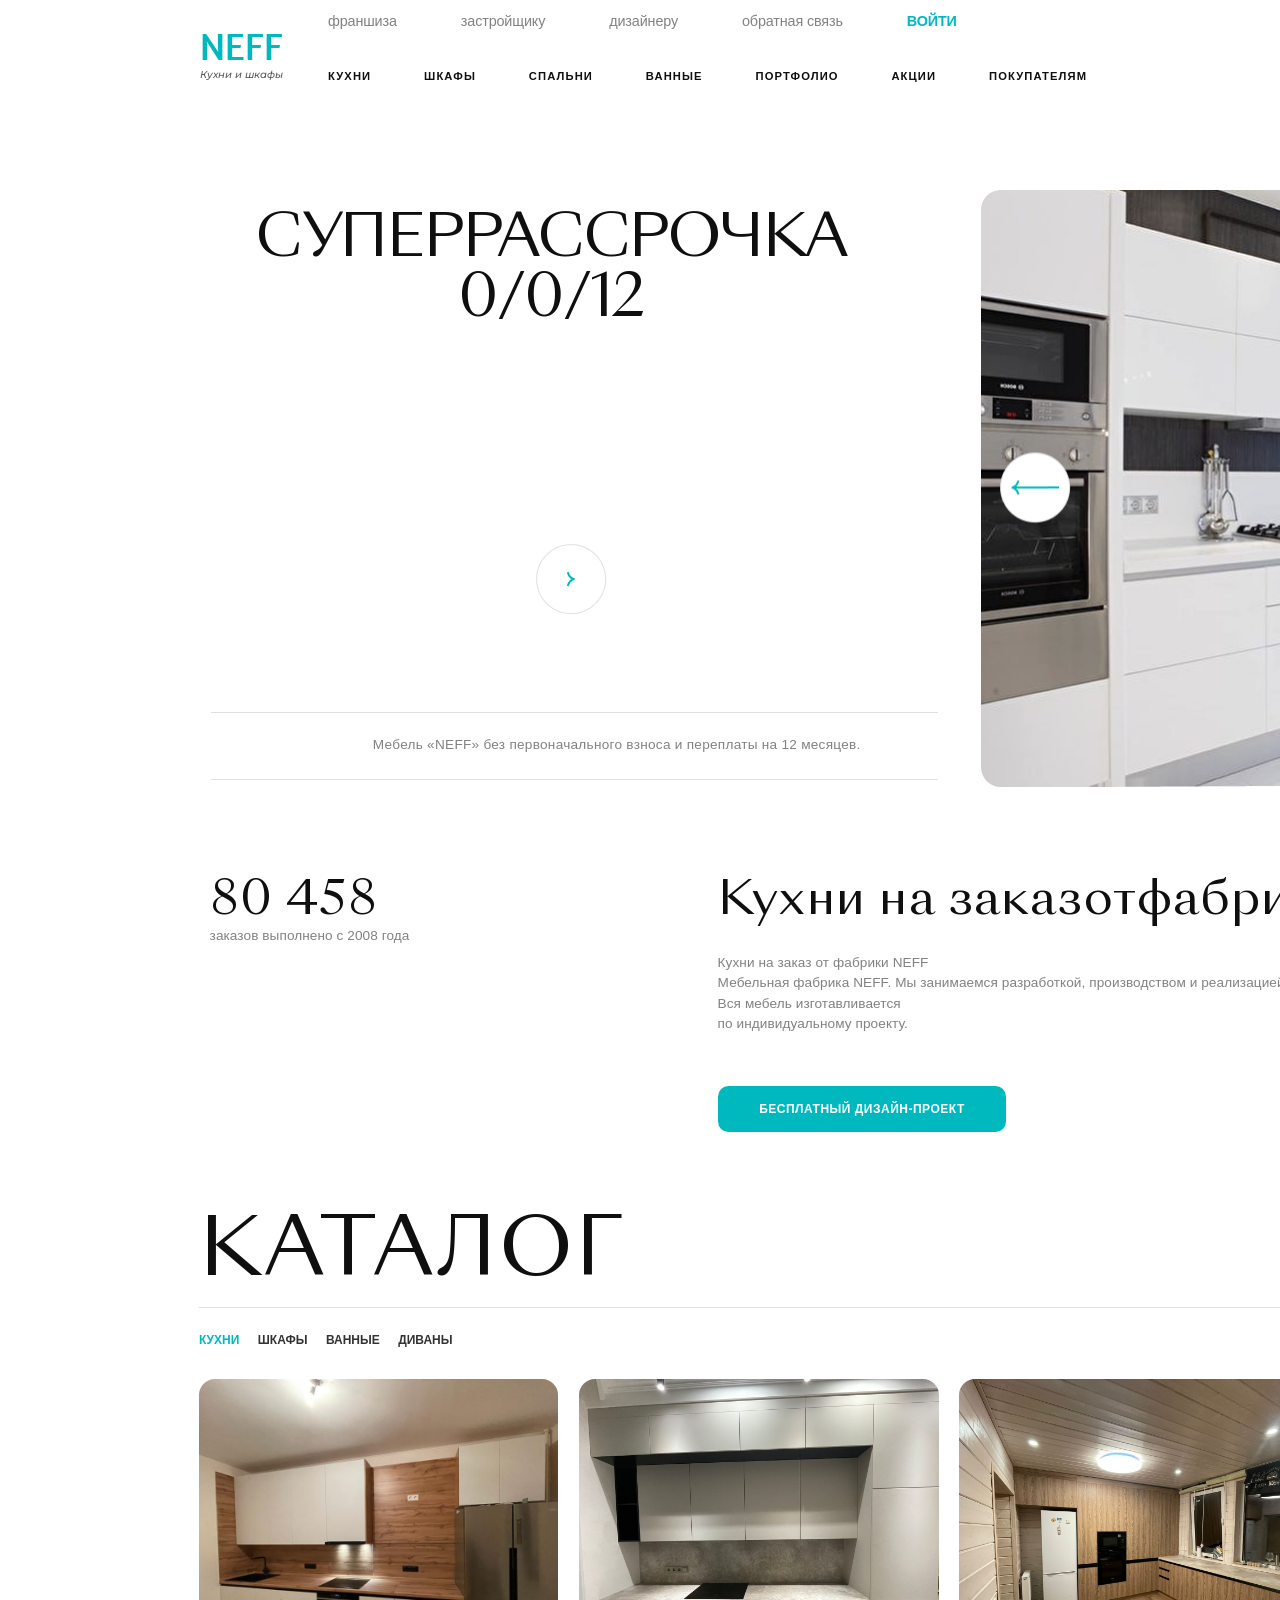
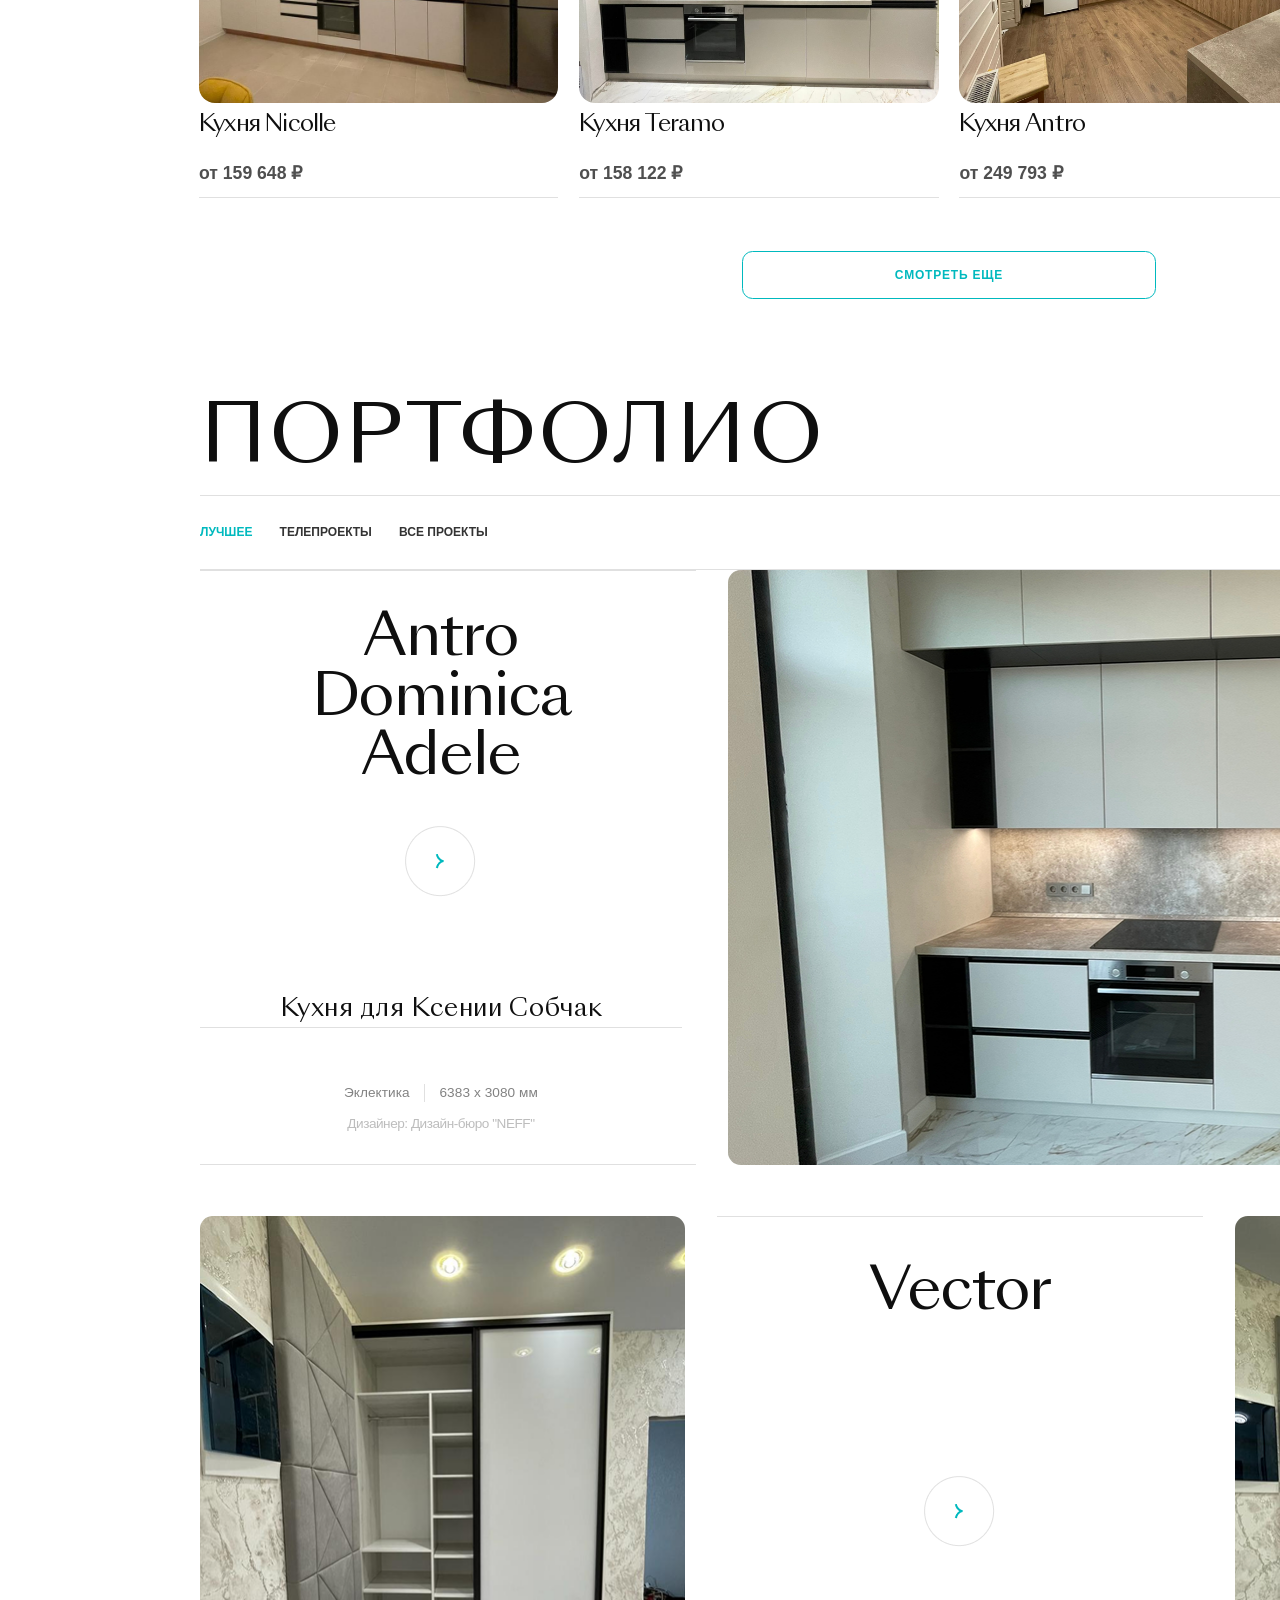
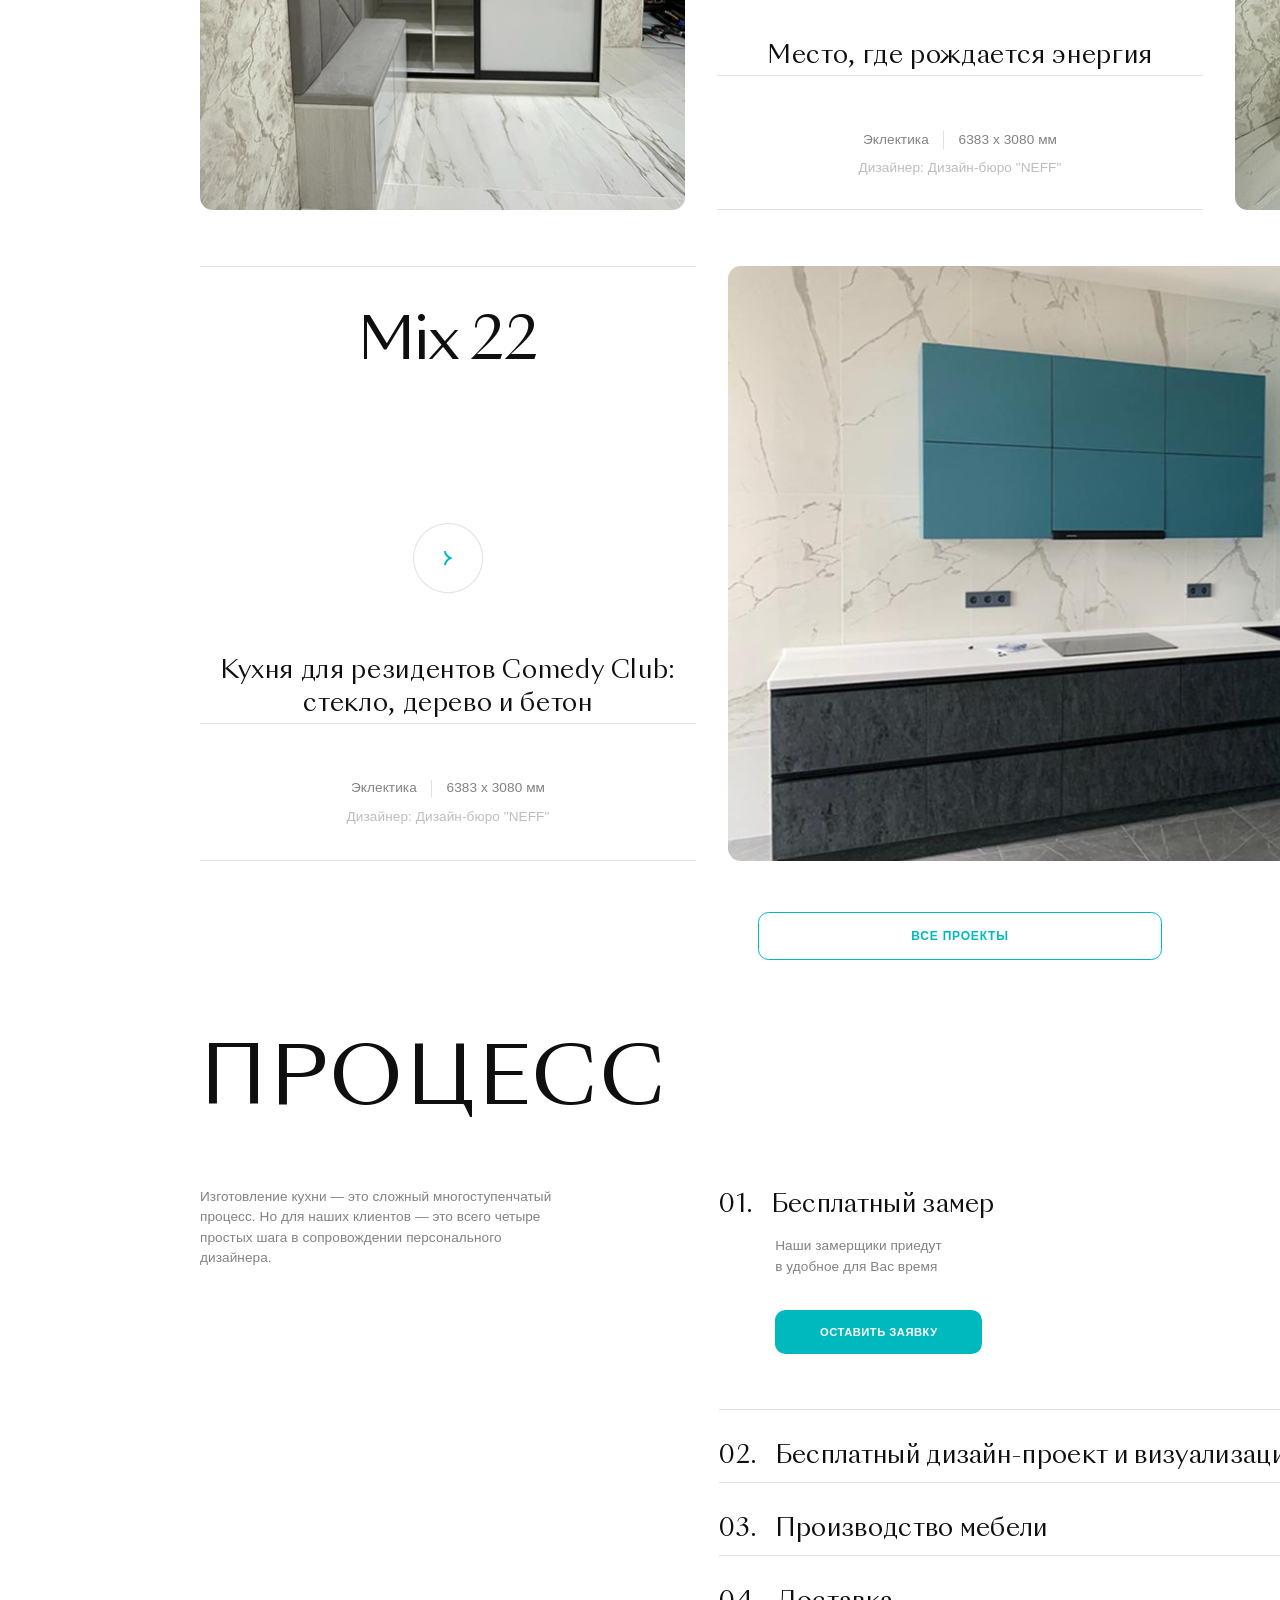
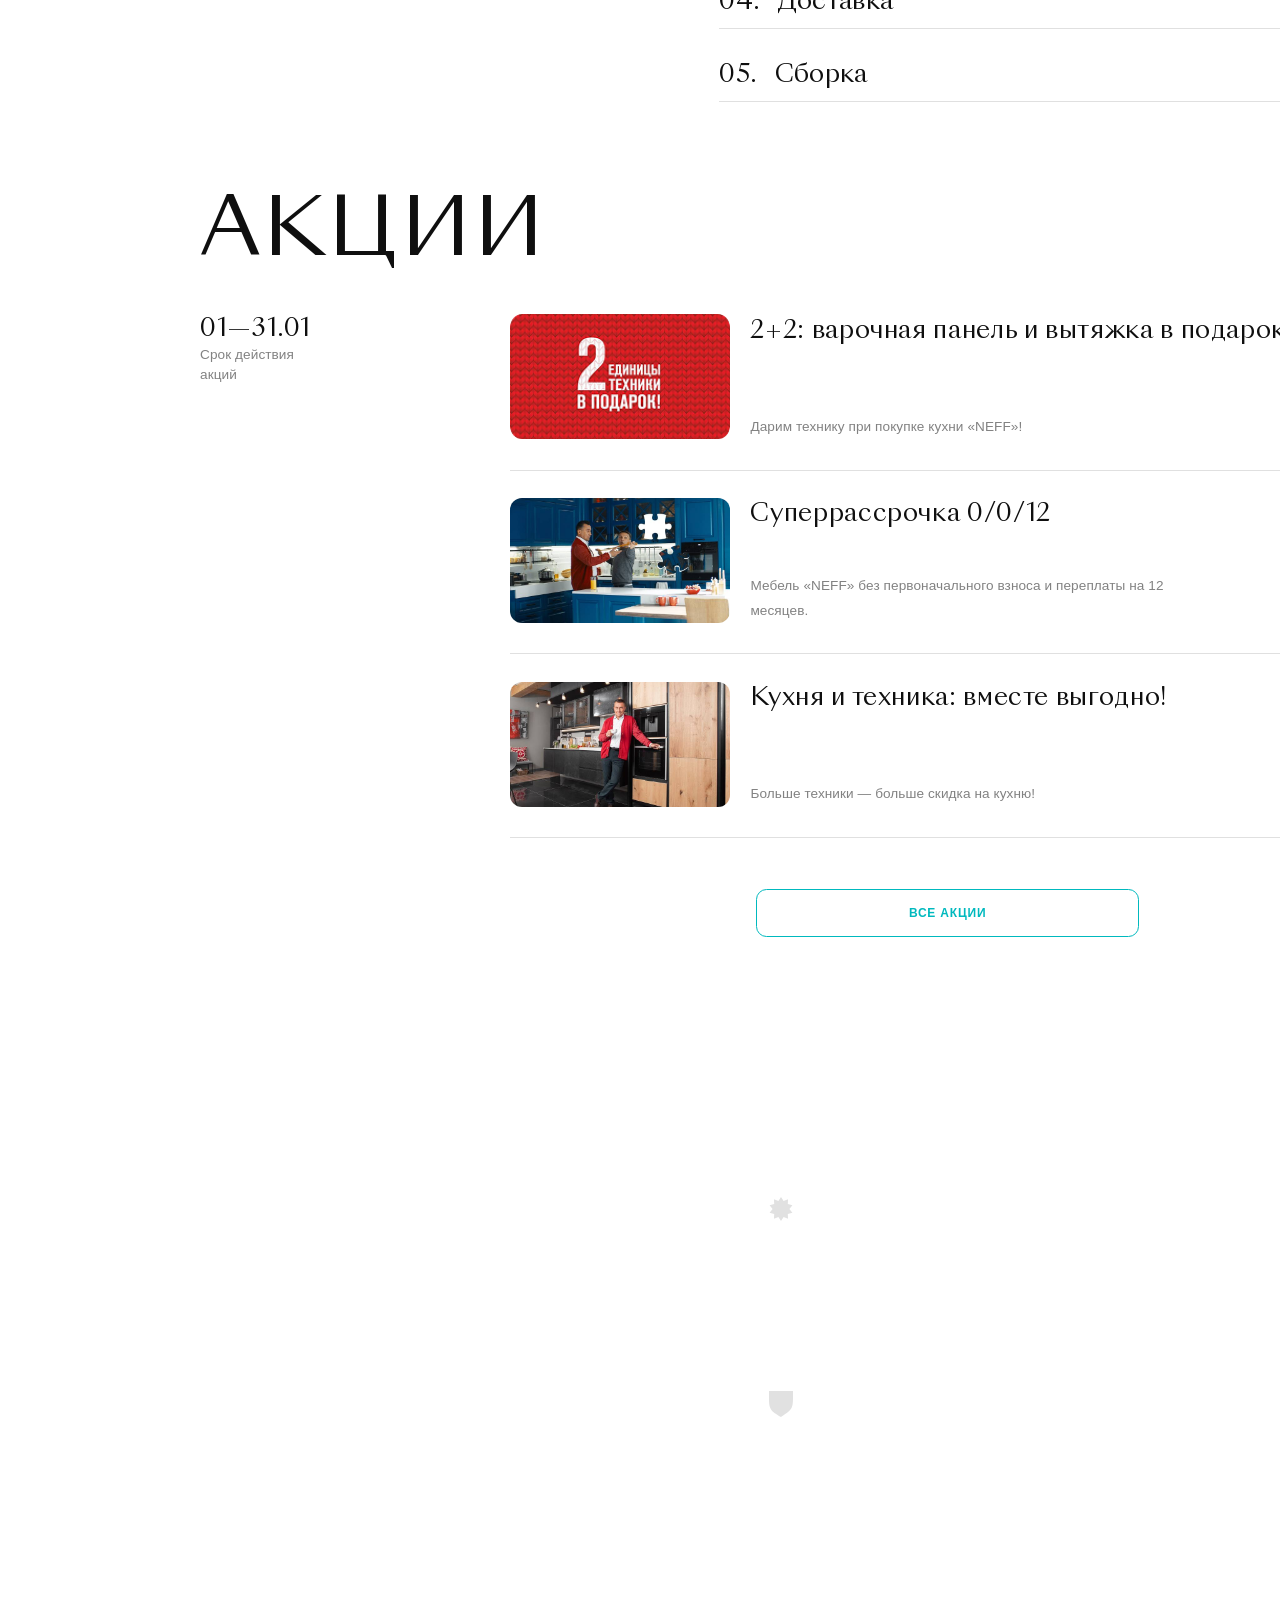
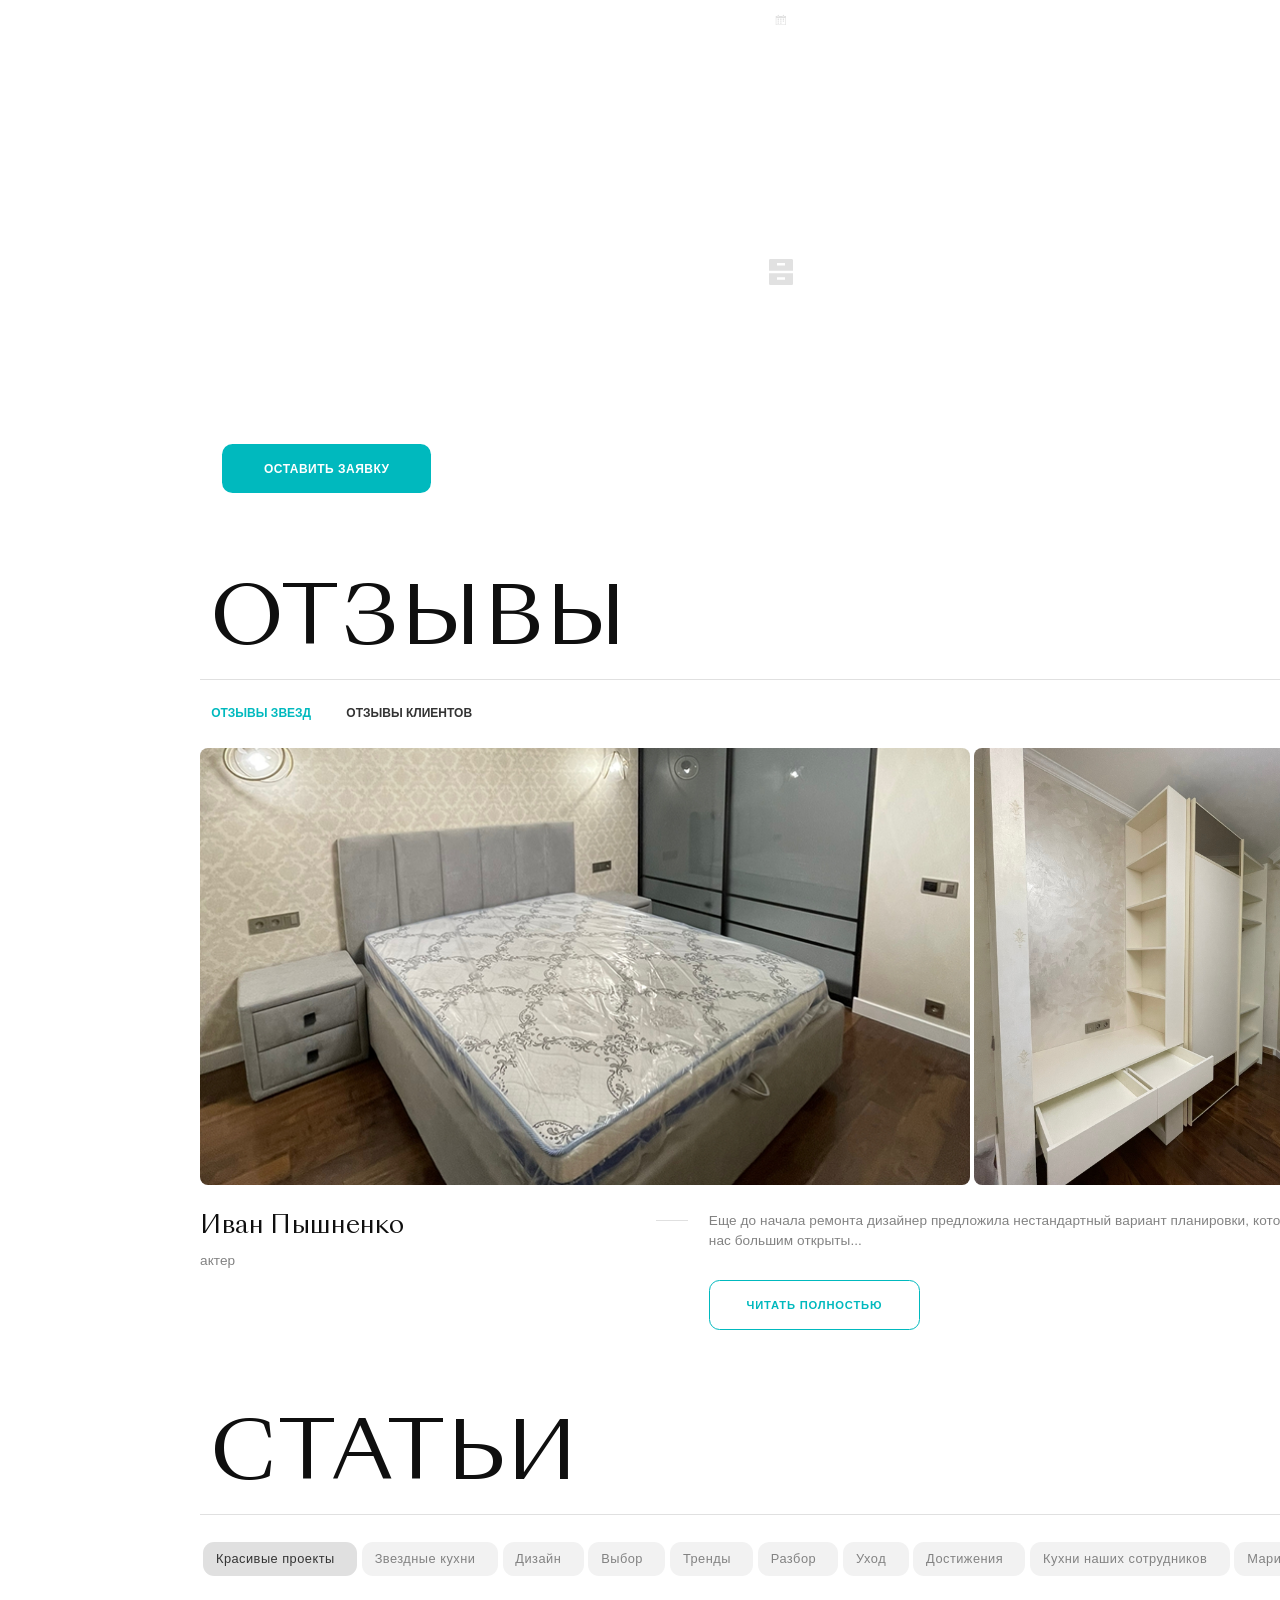
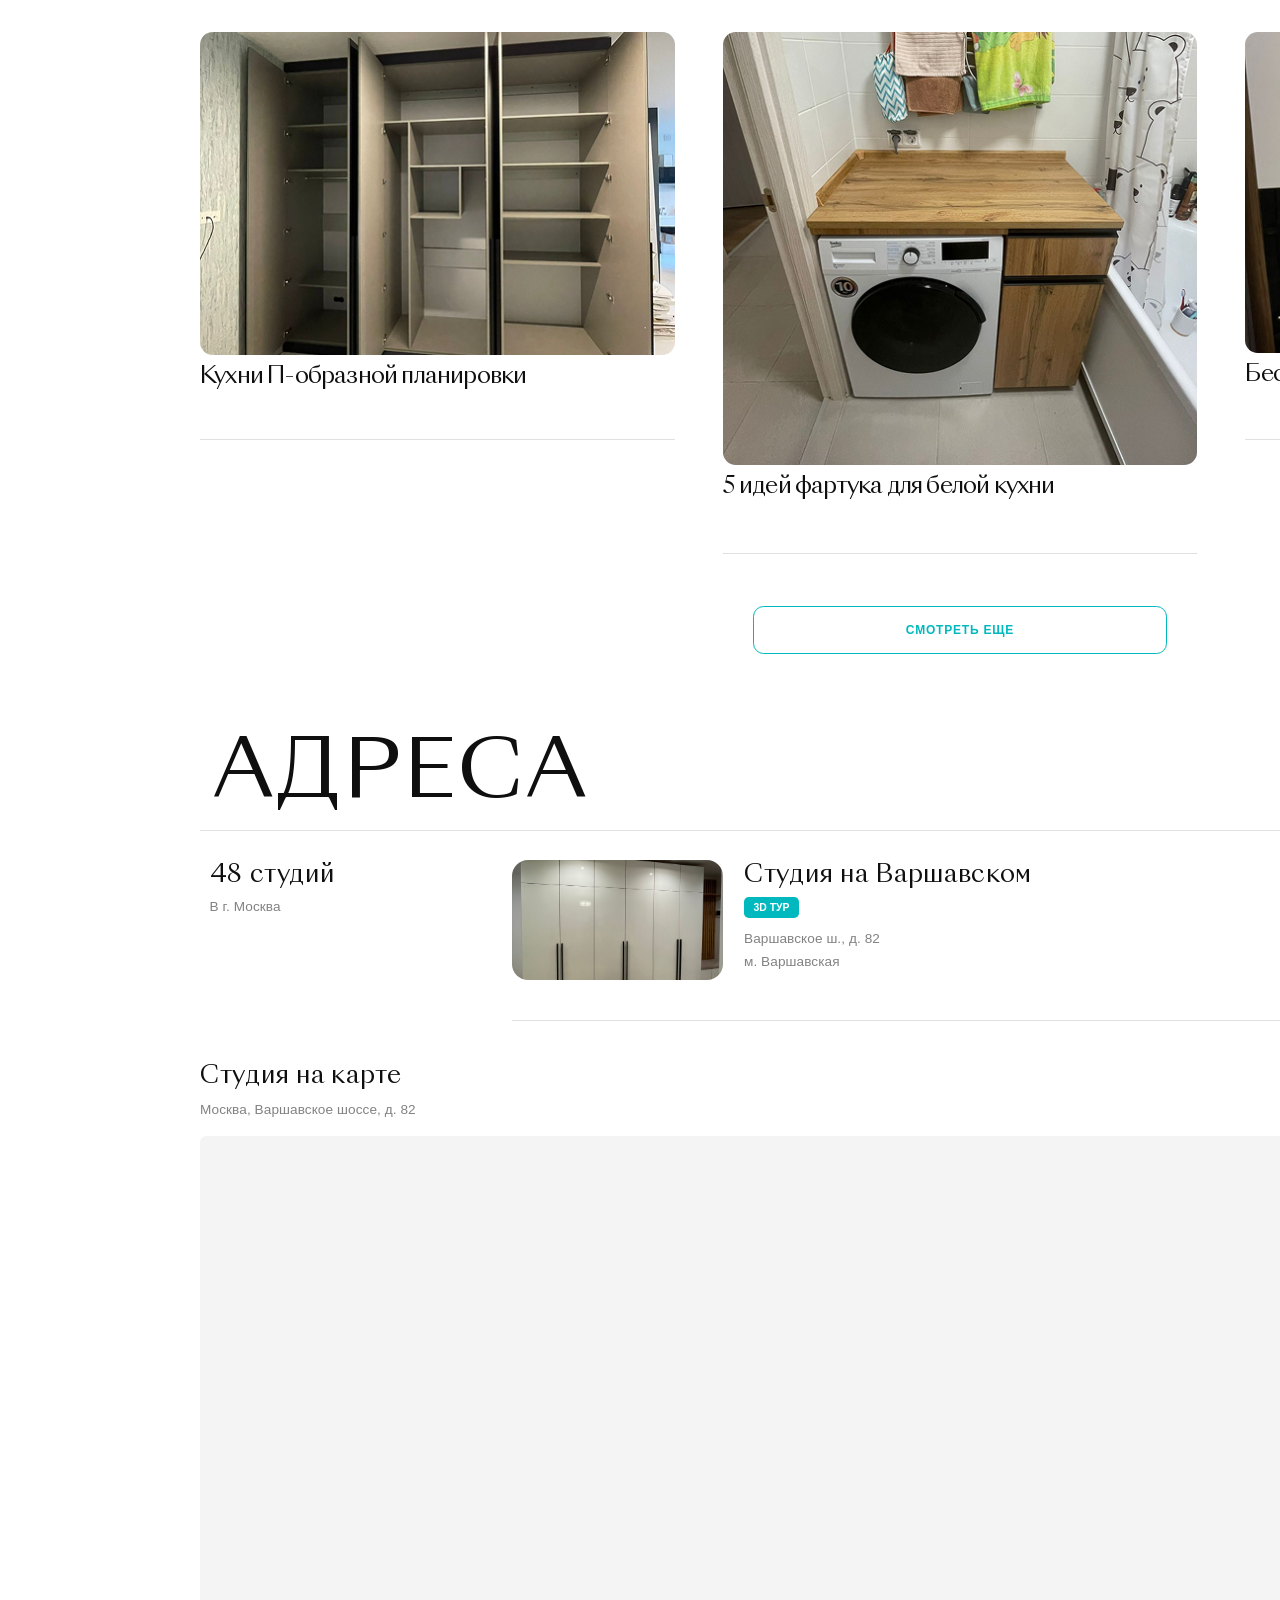
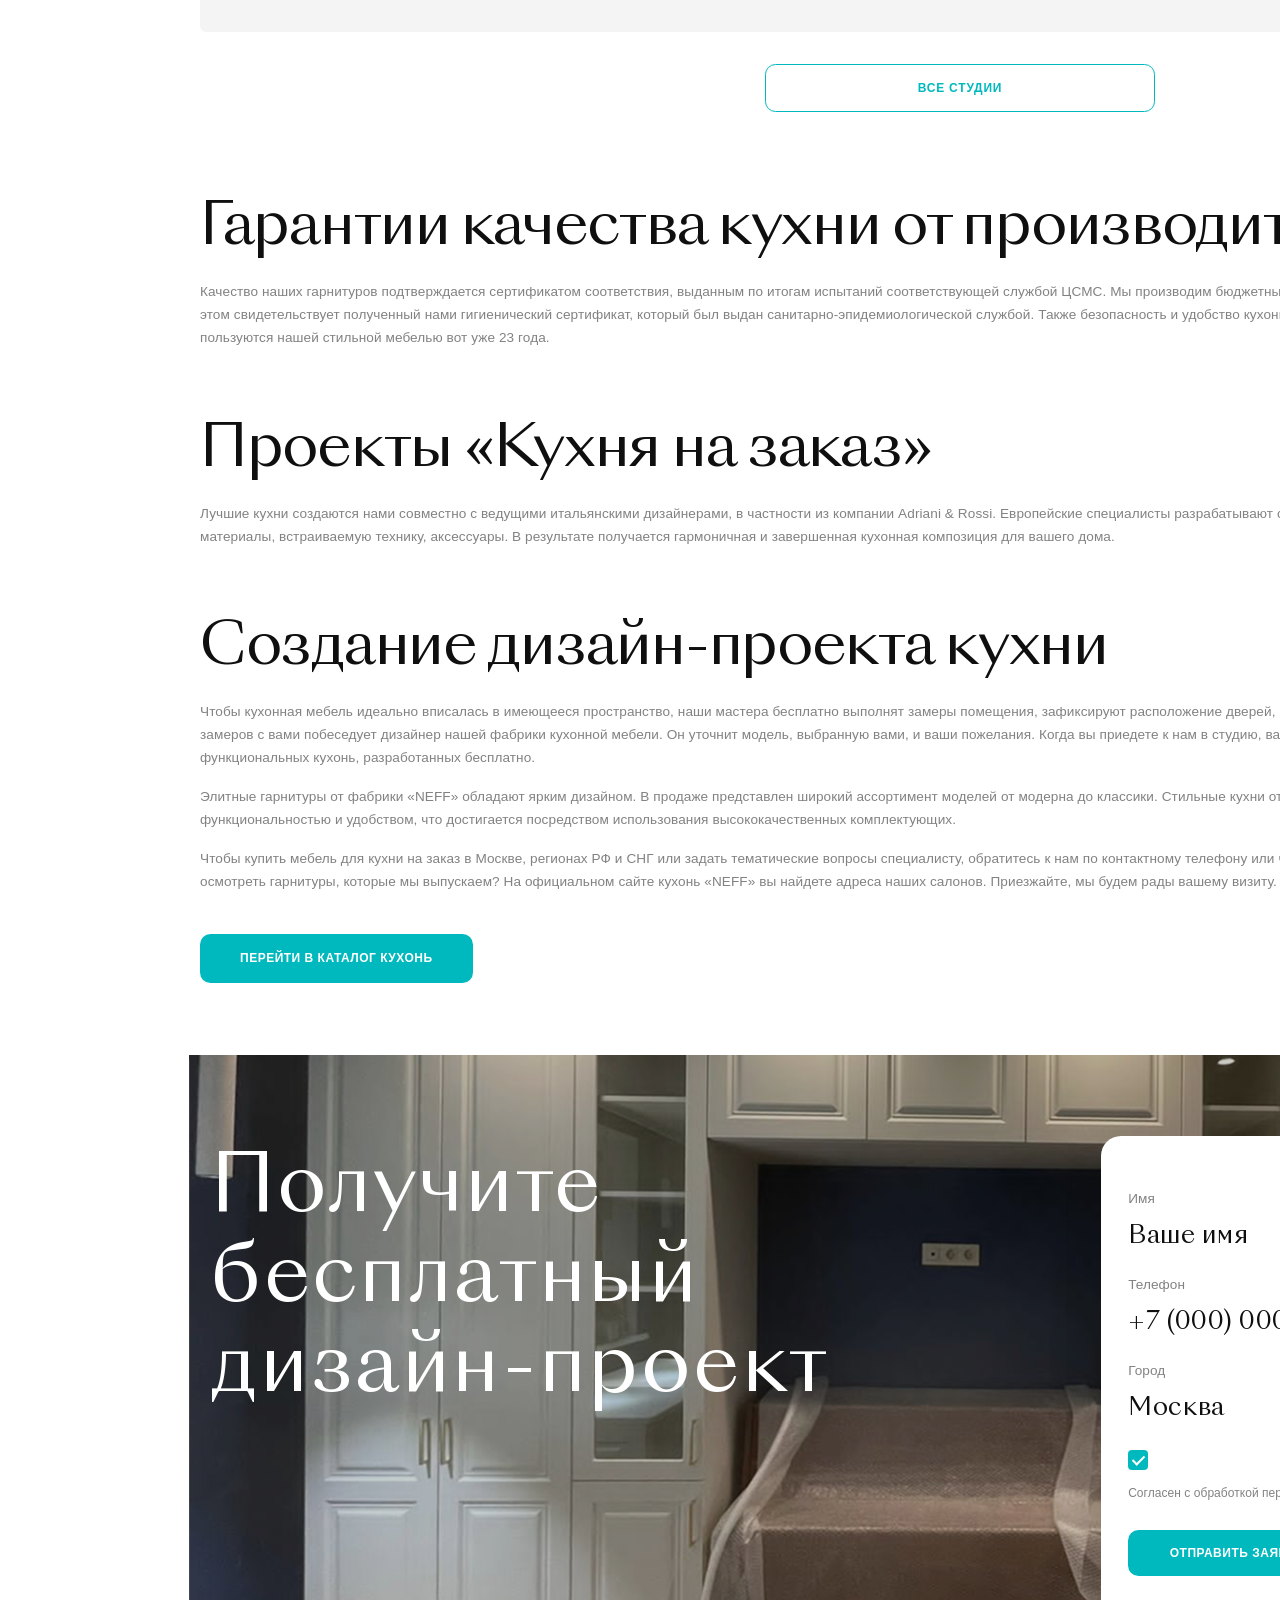
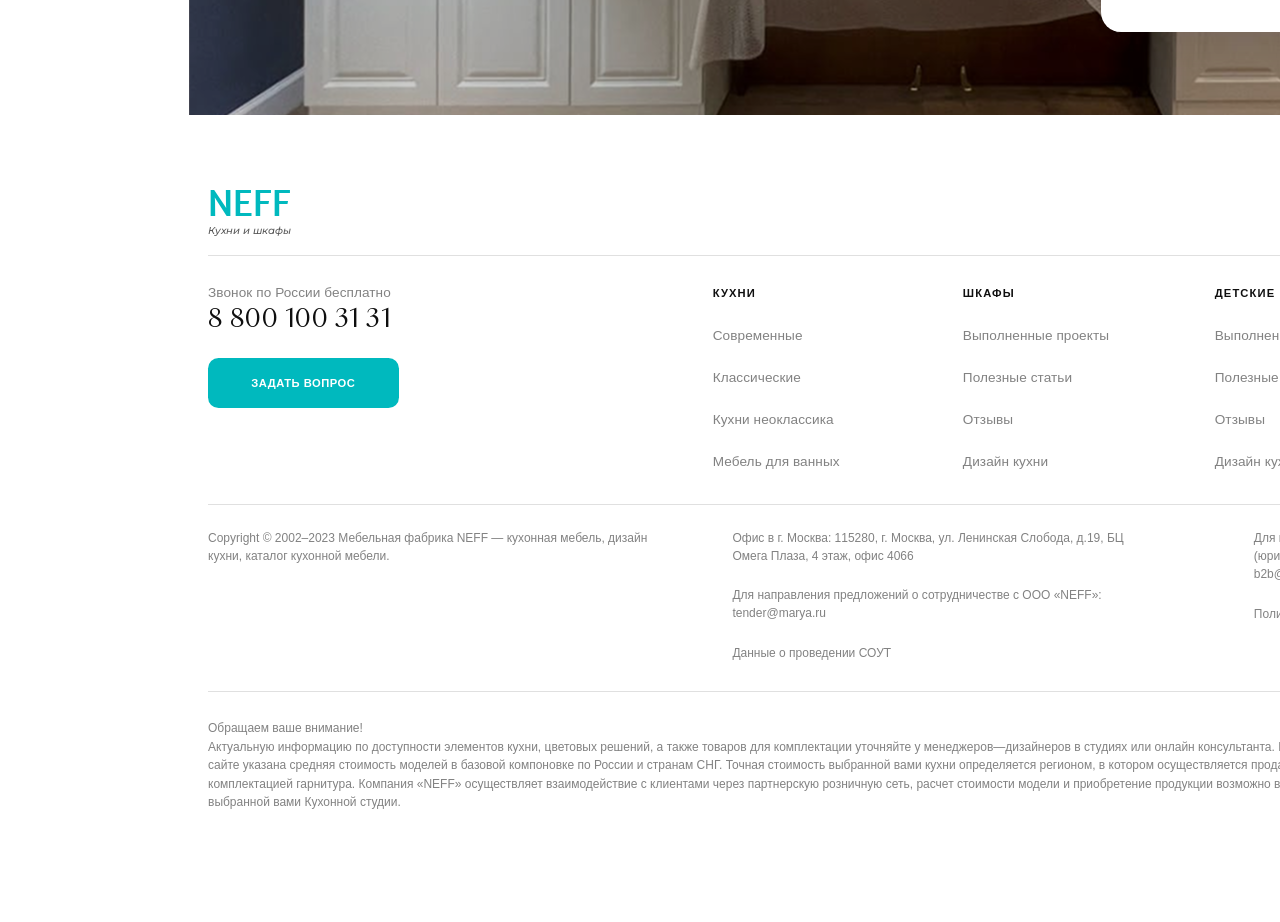
<file: index.html>
<!DOCTYPE html>
    <html lang="ru">
    <head>
        <meta charset="UTF-8">
        <meta name="viewport" content="width=device-width, initial-scale=1.0">
        <title>NEFF - Кухни и шкафы</title>
        <link rel="preconnect" href="https://fonts.googleapis.com">
        <link rel="preconnect" href="https://fonts.gstatic.com" crossorigin>
        <link href="https://fonts.googleapis.com/css2?family=Amaranth&family=Montserrat:ital,wght@1,500&display=swap" rel="stylesheet">
        <link rel="stylesheet" href="themes.css"> 
        <link rel="stylesheet" href="styles.css">  
        <link rel="stylesheet" href="main-mobile.css">
        <link rel="stylesheet" href="main-tablet.css">
        <link rel="stylesheet" href="animations.css"> 
    </head>
    <body>
        <div id="preloader">
            <div class="preloader-content">
                <div class="font-logo-neff">NEFF</div>
                <div class="preloader-line"></div>
            </div>
        </div>

        <header class="header">
            <div class="container header__container">

                <div class="header__logo">
                    <div class="font-logo-neff">NEFF</div>
                    <div class="font-logo-subtitle" data-i18n="logo-subtitle">Кухни и шкафы</div>
                </div>

                <nav class="header__nav desktop-only">
                    <div class="header__nav-top">
                        <a href="index.html#about" class="font-nav-top" data-i18n="nav-franchise">франшиза</a>
                        <a href="catalog.html#design-order" class="font-nav-top" data-i18n="nav-developer">застройщику</a>
                        <a href="portfolio.html#portfolio-projects" class="font-nav-top" data-i18n="nav-designer">дизайнеру</a>
                        <a href="index.html#get-design" class="font-nav-top" data-i18n="nav-feedback">обратная связь</a>
                        <a href="login.html" class="font-nav-top auth-nav-link" id="auth-link" style="color: var(--accent-color); font-weight: 700;">ВОЙТИ</a>
                    </div>
                    <div class="header__nav-bottom">
                        <a href="catalog.html" class="font-nav-bottom" id="dropdown-trigger" data-i18n="nav-kitchens">кухни</a>
                        <a href="catalog.html?collection=wardrobes#catalog-products" class="font-nav-bottom" data-i18n="nav-wardrobes">шкафы</a>
                        <a href="catalog.html?collection=bedrooms#catalog-products" class="font-nav-bottom" data-i18n="nav-bedrooms">спальни</a>
                        <a href="catalog.html?collection=bathrooms#catalog-products" class="font-nav-bottom" data-i18n="nav-bathrooms">ванные</a>
                        <a href="portfolio.html" class="font-nav-bottom" data-i18n="nav-portfolio">портфолио</a>
                        <a href="promos.html" class="font-nav-bottom" data-i18n="nav-promos">акции</a>
                        <a href="index.html#process" class="font-nav-bottom" data-i18n="nav-buyers">покупателям</a>
                    </div>
                </nav>

                <div class="header__contacts desktop-only">
                    <a href="tel:88001003131" class="font-phone">8 800 100 31 31</a>
                    <button class="btn-order" data-open-modal="modal-request" data-i18n="btn-order">ЗАКАЗАТЬ ПРОЕКТ</button>
                </div>


                <div class="burger-menu" id="burger-btn">
                    <span></span><span></span><span></span>
                </div>
            </div>
        </header>

        <div class="mobile-overlay" id="mobile-menu">
            <div class="mobile-menu-content">
                <div class="mobile-menu-header">
                    <div class="header__logo">
                        <div class="font-logo-neff">NEFF</div>
                        <div class="font-logo-subtitle">Кухни и шкафы</div>
                    </div>
                    <div class="close-menu" id="close-btn">&times;</div>
                </div>
                
                <button class="btn-order mobile-btn" data-open-modal="modal-request">ЗАКАЗАТЬ ПРОЕКТ</button>
                
                <nav class="mobile-nav">
                    <a href="catalog.html" class="font-nav-bottom">Кухни</a>
                    <a href="catalog.html" class="font-nav-bottom">Шкафы</a>
                    <a href="catalog.html" class="font-nav-bottom">Спальни</a>
                    <a href="catalog.html" class="font-nav-bottom">Ванные</a>
                    <a href="portfolio.html" class="font-nav-bottom">Портфолио</a>
                    <a href="promos.html" class="font-nav-bottom">Акции</a>
                    <a href="articles.html" class="font-nav-bottom">Покупателям</a>
                    <a href="promos.html" class="font-nav-top">Франшиза</a>
                    <a href="catalog.html#design-order" class="font-nav-top">Застройщику</a>
                    <a href="portfolio.html" class="font-nav-top">Дизайнеру</a>
                    <a href="#modal-request" class="font-nav-top" data-open-modal="modal-request">Обратная связь</a>
                </nav>
            </div>
        </div>

        <main>
            <section class="promo">
                <div class="container promo__container">
                    <div class="promo__content">
                        <h2 class="section-title" data-i18n="hero-title">СУПЕРРАССРОЧКА <br> 0/0/12</h2>
                        <div class="promo__action">
                            <button class="circle-btn">
                                <img src="./Assets/icons/arrow-right-circle.png" alt="">
                            </button>
                        </div>
                        <div class="promo__description">
                            <p class="promo__footer-text section-subtitle" data-i18n="hero-subtitle">
                                Мебель «NEFF» без первоначального взноса и переплаты на 12 месяцев.
                            </p>
                        </div>
                    </div>
                    <div class="promo__slider">
                        <div class="slider-container">
                            <div class="slide fade active"><img src="./Assets/img/promo-slide-1.png" alt=""></div>
                            <div class="slide fade"><img src="./Assets/img/promo-slide-2.png" alt=""></div>
                            <div class="slide fade"><img src="./Assets/img/kitchen-1.png" alt="Кухня Nicolle"></div>
                            <div class="slide fade"><img src="./Assets/img/kitchen-2.png" alt="Кухня Teramo"></div>
                            <div class="slide fade"><img src="./Assets/img/kitchen-3.png" alt="Кухня Antro"></div>
                            <div class="slide fade"><img src="./Assets/img/kitchen-4.png" alt="Кухня Mix 22"></div>
                            <button class="slider-prev" type="button" aria-label="Предыдущий слайд">
                                <img src="./Assets/icons/arrow-left.png" alt="">
                            </button>
                            <button class="slider-next" type="button" aria-label="Следующий слайд">
                                <img src="./Assets/icons/arrow-right.png" alt="">
                            </button>
                            <div class="slider-dots" aria-label="Навигация по слайдеру">
                                <button class="dot active" type="button" aria-label="Слайд 1"></button>
                                <button class="dot" type="button" aria-label="Слайд 2"></button>
                                <button class="dot" type="button" aria-label="Слайд 3"></button>
                                <button class="dot" type="button" aria-label="Слайд 4"></button>
                                <button class="dot" type="button" aria-label="Слайд 5"></button>
                                <button class="dot" type="button" aria-label="Слайд 6"></button>
                            </div>
                        </div>
                    </div>
                </div>
            </section>

            <section class="about-section" id="about">
                <div class="container about-wrapper">
                    <div class="about-left">
                        <div class="font-heading-secondary">80 458</div>
                        <div class="secondary-section-subtitle" data-i18n="about-stat">заказов выполнено с 2008 года</div>
                    </div>
                    <div class="about-right">
                        <h2 class="font-heading-secondary about-heading" data-i18n="about-title"><span>Кухни на заказ</span><span>от</span><span>фабрики «NEFF»</span></h2>
                        <p class="secondary-section-subtitle" data-i18n="about-desc">
                            Кухни на заказ от фабрики NEFF<br>
                            Мебельная фабрика NEFF. Мы занимаемся разработкой, производством и реализацией мебели в Москве и РФ. Изготовим мебель для Вас за 14 дней. Вся мебель изготавливается<br>
                            по индивидуальному проекту.
                        </p>
                        <button class="btn-order about-btn" data-i18n="btn-free-design">БЕСПЛАТНЫЙ ДИЗАЙН-ПРОЕКТ</button>
                    </div>
                </div>
            </section>

            <section class="catalog-section" id="catalog-products">
                <div class="container">
                    <div class="catalog__header">
                        <h2 class="font-heading-huge" data-i18n="catalog-title">КАТАЛОГ</h2>
                    </div>
                    <div class="catalog__tabs-wrapper">
                        <div class="catalog__tabs">
                            <a href="catalog.html#catalog-products" class="font-tab active">Кухни</a>
                            <a href="catalog.html?collection=wardrobes#catalog-products" class="font-tab">Шкафы</a>
                            <a href="catalog.html?collection=bathrooms#catalog-products" class="font-tab">Ванные</a>
                            <a href="catalog.html?collection=sofas#catalog-products" class="font-tab">Диваны</a>
                        </div>
                    </div>
                    <div class="catalog__grid" id="catalog-grid" data-json="products">
                    </div>
                    <div class="catalog__action">
                        <a href="catalog.html" class="btn-outline-cyan" data-i18n="btn-more">СМОТРЕТЬ ЕЩЕ</a>
                    </div>
                </div>
            </section>

            <section class="portfolio-section" id="portfolio-preview">
                <div class="container">
                    
                    <div class="portfolio__header-line">
                        <h2 class="font-heading-huge">ПОРТФОЛИО</h2>
                    </div>
                    <div class="portfolio__tabs-line">
                        <div class="portfolio__tabs">
                            <div class="portfolio__tabs-left">
                                <a href="portfolio.html#portfolio-projects" class="font-tab active">ЛУЧШЕЕ</a>
                                <a href="portfolio.html#portfolio-projects" class="font-tab">ТЕЛЕПРОЕКТЫ</a>
                                <a href="portfolio.html#portfolio-projects" class="font-tab">ВСЕ ПРОЕКТЫ</a>
                            </div>
                            <a href="index.html" class="font-tab portfolio-cta">ХОЧУ ПРОЕКТ &rsaquo;</a>
                        </div>
                    </div>

                    <div class="portfolio-item-1">
                        <div class="item-1-text-wrap">
                            <h3 class="section-title">Antro<br>Dominica<br>Adele</h3>
                            <div class="portfolio-card__arrow">
                                <img src="./Assets/icons/arrow-right-circle.png" alt="">
                            </div>
                            <p class="font-portfolio-desc">Кухня для Ксении Собчак</p>
                            
                            <div class="portfolio-meta-wrapper">
                                <div class="meta-row">
                                    <span class="secondary-section-subtitle">Эклектика</span>
                                    <div class="meta-divider"></div>
                                    <span class="secondary-section-subtitle">6383 х 3080 мм</span>
                                </div>
                                <div class="secondary-section-subtitle" style="color: #BDBDBD; margin-top: 0.7rem; letter-spacing: -0.03rem;">
                                    Дизайнер: Дизайн-бюро "NEFF"
                                </div>
                            </div>
                        </div>
                        <div class="item-1-photo-wrap">
                            <img src="./Assets/img/portfolio-1.png" alt="" class="item-1-main-img">
                            <img src="./Assets/icons/likes.png" alt="" class="like-badge">
                        </div>
                    </div>

                    <div class="portfolio-item-2">
                        <div class="item-2-photo-left">
                            <img src="./Assets/img/portfolio-2.png" alt="" class="item-2-main-img">
                        </div>
                        <div class="item-2-text-wrap">
                            <h3 class="section-title" style="margin-bottom: 7.2rem;">Vector</h3>
                            <div class="portfolio-card__arrow" style = "margin-bottom: 6.6rem;">
                                <img src="./Assets/icons/arrow-right-circle.png" alt="">
                            </div>
                            <p class="font-portfolio-desc">Место, где рождается энергия</p>
                            
                            <div class="portfolio-meta-wrapper">
                                <div class="meta-row">
                                    <span class="secondary-section-subtitle">Эклектика</span>
                                    <div class="meta-divider"></div>
                                    <span class="secondary-section-subtitle">6383 x 3080 мм</span>
                                </div>
                                <div class="secondary-section-subtitle" style="color: #BDBDBD; margin-top: 0.5rem;">
                                    Дизайнер: Дизайн-бюро "NEFF"
                                </div>
                            </div>
                        </div>
                        <div class="item-2-photo-right">
                            <img src="./Assets/img/portfolio-3.png" alt="" class="item-2-main-img">
                            <img src="./Assets/icons/likes.png" alt="" class="like-badge">
                        </div>
                    </div>

                    <div class="portfolio-item-3">
                        <div class="item-3-text-wrap">
                            <h3 class="section-title">Mix 22</h3>
                            <div class="portfolio-card__arrow"style="margin-top: 10rem; margin-bottom: 4.6rem;">
                                <img src="./Assets/icons/arrow-right-circle.png"  alt="">
                            </div>
                            <p class="font-portfolio-desc">Кухня для резидентов Comedy Club: стекло, дерево и бетон</p>
                            
                            <div class="portfolio-meta-wrapper">
                                <div class="meta-row">
                                    <span class="secondary-section-subtitle">Эклектика</span>
                                    <div class="meta-divider"></div>
                                    <span class="secondary-section-subtitle">6383 x 3080 мм</span>
                                </div>
                                <div class="secondary-section-subtitle" style="color: #BDBDBD; margin-top: 0.5rem;">
                                    Дизайнер: Дизайн-бюро "NEFF"
                                </div>
                            </div>
                        </div>
                        <div class="item-3-photo-wrap">
                            <img src="./Assets/img/portfolio-4.png" alt="" class="item-3-main-img">
                            <img src="./Assets/icons/likes.png" alt="" class="like-badge">
                        </div>
                    </div>

                    <div class="portfolio__footer">
                        <a href="portfolio.html" class="btn-outline-cyan">ВСЕ ПРОЕКТЫ</a>
                    </div>

                </div>
            </section>

            <section class="process-section" id="process">
                <div class="container process-container">
                    
                    <div class="process-intro">
                        <h2 class="font-heading-huge" style="margin-bottom: 4rem;">ПРОЦЕСС</h2>
                        <div class="process-intro-desc">
                            <p class="secondary-section-subtitle" style="width: 22rem">
                                Изготовление кухни — это сложный многоступенчатый процесс. Но для наших клиентов — это всего четыре простых шага в сопровождении персонального дизайнера.
                            </p>
                        </div>
                    </div>

                    <div class="process-accordion">
                        
                        <div class="process-step is-active">
                            <div class="step-header">
                                <h3 class="font-portfolio-desc" style="margin-bottom: 0;">
                                    <span class="step-num">01.</span> Бесплатный замер
                                </h3>
                                <div class="step-toggle-icon"></div>
                            </div>
                            <div class="step-body">
                                <p class="secondary-section-subtitle">
                                    Наши замерщики приедут в удобное для Вас время
                                </p>
                                <button class="btn-order process-btn" data-open-modal="modal-request">ОСТАВИТЬ ЗАЯВКУ</button>
                            </div>
                        </div>

                        <div class="process-step">
                            <div class="step-header">
                                <h3 class="font-portfolio-desc" style="margin-bottom: 0;">
                                    <span class="step-num">02.</span> Бесплатный дизайн-проект и визуализация
                                </h3>
                                <div class="step-toggle-icon"></div>
                            </div>
                            <div class="step-body">
                                <p class="secondary-section-subtitle">Разработаем проект мечты.</p>
                                <button class="btn-order process-btn" data-open-modal="modal-request">ОСТАВИТЬ ЗАЯВКУ</button>
                            </div>
                        </div>

                        <div class="process-step">
                            <div class="step-header">
                                <h3 class="font-portfolio-desc" style="margin-bottom: 0;">
                                    <span class="step-num">03.</span> Производство мебели
                                </h3>
                                <div class="step-toggle-icon"></div>
                            </div>
                            <div class="step-body">
                                <p class="secondary-section-subtitle">Собственное производство.</p>
                                <button class="btn-order process-btn" data-open-modal="modal-request">ОСТАВИТЬ ЗАЯВКУ</button>
                            </div>
                        </div>

                        <div class="process-step">
                            <div class="step-header">
                                <h3 class="font-portfolio-desc" style="margin-bottom: 0;">
                                    <span class="step-num">04.</span> Доставка
                                </h3>
                                <div class="step-toggle-icon"></div>
                            </div>
                            <div class="step-body">
                                <p class="secondary-section-subtitle">Доставим бережно и в срок.</p>
                                <button class="btn-order process-btn" data-open-modal="modal-request">ОСТАВИТЬ ЗАЯВКУ</button>
                            </div>
                        </div>

                        <div class="process-step">
                            <div class="step-header">
                                <h3 class="font-portfolio-desc" style="margin-bottom: 0;">
                                    <span class="step-num">05.</span> Сборка
                                </h3>
                                <div class="step-toggle-icon"></div>
                            </div>
                            <div class="step-body">
                                <p class="secondary-section-subtitle">Профессиональный монтаж.</p>
                                <button class="btn-order process-btn" data-open-modal="modal-request">ОСТАВИТЬ ЗАЯВКУ</button>
                            </div>
                        </div>

                    </div>

                </div>
            </section>


            <section class="promos-section" id="promotions">
                <div class="container">
                    
                    <div class="promos-header">
                        <h2 class="font-heading-huge">АКЦИИ</h2>
                    </div>

                    <div class="promos-body">
                        
                        <aside class="promos-sidebar">
                            <div class="promos-date-block">
                                <p class="font-portfolio-desc">01—31.01</p>
                                <p class="secondary-section-subtitle" style="margin-top: -0.2rem; width: 6rem;">Срок действия акций</p>
                            </div>
                        </aside>

                        <div class="promos-main">
                            
                            <div class="promo-item">
                                <div class="promo-image">
                                    <img src="./Assets/img/promo-gift.png" alt="Акция Подарок">
                                </div>
                                
                                <div class="promo-details">
                                    <h3 class="font-portfolio-desc">2+2: варочная панель и вытяжка в подарок</h3>
                                    <p class="secondary-section-subtitle">Дарим технику при покупке кухни «NEFF»!</p>
                                </div>

                                <div class="promo-btn-side">
                                    <button class="circle-btn">
                                        <img src="./Assets/icons/arrow-right-circle.png" alt="Подробнее">
                                    </button>
                                </div>
                            </div>

                            <div class="promo-item">
                                <div class="promo-image">
                                    <img src="./Assets/img/promo-installment.png" alt="Акция Рассрочка">
                                </div>
                                
                                <div class="promo-details">
                                    <h3 class="font-portfolio-desc">Суперрассрочка 0/0/12</h3>
                                    <p class="secondary-section-subtitle">Мебель «NEFF» без первоначального взноса и переплаты на 12 месяцев.</p>
                                </div>

                                <div class="promo-btn-side">
                                    <button class="circle-btn">
                                        <img src="./Assets/icons/arrow-right-circle.png" alt="Подробнее">
                                    </button>
                                </div>
                            </div>

                            <div class="promo-item">
                                <div class="promo-image">
                                    <img src="./Assets/img/promo-combo.png" alt="Акция Комплект">
                                </div>
                                
                                <div class="promo-details">
                                    <h3 class="font-portfolio-desc">Кухня и техника: вместе выгодно!</h3>
                                    <p class="secondary-section-subtitle">Больше техники — больше скидка на кухню!</p>
                                </div>

                                <div class="promo-btn-side">
                                    <button class="circle-btn">
                                        <img src="./Assets/icons/arrow-right-circle.png" alt="Подробнее">
                                    </button>
                                </div>
                            </div>

                            <div class="promos-action">
                                <a href="promos.html" class="btn-outline-cyan">ВСЕ АКЦИИ</a>
                            </div>

                        </div>
                    </div>

                </div>
            </section>

            <section class="why-neff">
                <div class="container why-neff__container">
                    
                    <div class="why-neff__main">
                        <h2 class="section-title why-neff__title">Почему кухню стоит<br>заказать в «NEFF»?</h2>
                        <button class="btn-order why-neff__btn" data-open-modal="modal-request">ОСТАВИТЬ ЗАЯВКУ</button>
                    </div>

                    <div class="why-neff__benefits">
                        
                        <div class="benefit-item">
                            <div class="benefit-icon">
                                <img src="./Assets/icons/icon-experience.svg" alt="Опыт">
                            </div>
                            <div class="benefit-text">
                                <h3 class="font-portfolio-desc">15 лет на рынке</h3>
                                <p class="secondary-section-subtitle">Мы изготовили более 500 тысяч кухонь по индивидуальному проекту</p>
                            </div>
                        </div>

                        <div class="benefit-item">
                            <div class="benefit-icon">
                                <img src="./Assets/icons/icon-warranty.svg" alt="Гарантия">
                            </div>
                            <div class="benefit-text">
                                <h3 class="font-portfolio-desc">Гарантия 2 года</h3>
                                <p class="secondary-section-subtitle">Мы уверены в своих кухнях благодаря каркасам: больше никто из российских производителей не дает такой гарантии</p>
                            </div>
                        </div>

                        <div class="benefit-item">
                            <div class="benefit-icon">
                                <img src="./Assets/icons/icon-speed.svg" alt="Сроки">
                            </div>
                            <div class="benefit-text">
                                <h3 class="font-portfolio-desc" style="width: 9rem; height: 3.8rem;">Мебель за 14 дней</h3>
                                <p class="secondary-section-subtitle" style="max-width: 17rem;">Воспользуйтесь Личным кабинетом, чтобы спланировать кухню, заключить договор и оплатить покупку удаленно</p>
                            </div>
                        </div>

                        <div class="benefit-item">
                            <div class="benefit-icon">
                                <img src="./Assets/icons/icon-quality.svg" alt="Качество">
                            </div>
                            <div class="benefit-text">
                                <h3 class="font-portfolio-desc">Высокое качество</h3>
                                <p class="secondary-section-subtitle" style="max-width: 20rem;">Наши решения для хранения позволяют вместить все от столовых приборов до бытовой техники и посуды</p>
                            </div>
                        </div>

                    </div>
                    <button class="btn-order why-neff__btn--mobile" data-open-modal="modal-request">ОСТАВИТЬ ЗАЯВКУ</button>
                </div>
            </section>


            
                <section class="reviews-section" id="reviews-preview">
                    <div class="container">
                        
                        <div class="reviews-header">
                            <h2 class="font-heading-huge">ОТЗЫВЫ</h2>
                        </div>

                        <div class="reviews-tabs">
                            <a href="reviews.html#reviews-list" class="font-tab active">ОТЗЫВЫ ЗВЕЗД</a>
                            <a href="reviews.html#reviews-list" class="font-tab">ОТЗЫВЫ КЛИЕНТОВ</a>
                        </div>

                        <div class="reviews-gallery">
                            <div class="reviews-img-wrap img-large">
                                <img src="./Assets/img/review-1.png" alt="Интерьер 1">
                            </div>
                            <div class="reviews-img-wrap img-medium">
                                <img src="./Assets/img/review-2.png" alt="Интерьер 2">
                            </div>
                            <div class="reviews-img-wrap img-small">
                                <img src="./Assets/img/review-3.png" alt="Интерьер 3">
                            </div>
                        </div>

                        <div class="reviews-footer">
                            
                            <div class="reviews-author">
                                <h3 class="font-portfolio-desc">Иван Пышненко</h3>
                                <p class="secondary-section-subtitle">актер</p>
                            </div>

                            <div class="reviews-content">
                                <div class="reviews-text-wrapper">
                                    <div class="reviews-divider"></div>
                                    <p class="secondary-section-subtitle">
                                        Еще до начала ремонта дизайнер предложила нестандартный вариант планировки, который очень привлек нас большим открыты...
                                    </p>
                                </div>
                                <a href="reviews.html" class="btn-outline-cyan reviews-read-more">ЧИТАТЬ ПОЛНОСТЬЮ</a>
                            </div>

                            <div class="reviews-navigation">
                                <button class="circle-btn-outline">
                                    <img src="./Assets/icons/arrow-left.png" alt="Назад" class="catalog-arrow-icon">
                                </button>
                                <button class="circle-btn-outline">
                                    <img src="./Assets/icons/arrow-right.png" alt="Вперед" class="catalog-arrow-icon">
                                </button>
                            </div>

                        </div>

                    </div>
                </section>


            <section class="articles-section" id="articles-preview">
                <div class="container">
                    
                    <div class="articles-header">
                        <h2 class="font-heading-huge">СТАТЬИ</h2>
                    </div>

                    <div class="articles-nav-wrapper">
                        <div class="articles-nav">
                            <a href="articles.html?tag=красивые-проекты#articles-list" class="article-tab active">Красивые проекты</a>
                            <a href="articles.html?tag=звездные-кухни#articles-list" class="article-tab">Звездные кухни</a>
                            <a href="articles.html?tag=дизайн#articles-list" class="article-tab">Дизайн</a>
                            <a href="articles.html?tag=выбор#articles-list" class="article-tab">Выбор</a>
                            <a href="articles.html?tag=тренды#articles-list" class="article-tab">Тренды</a>
                            <a href="articles.html?tag=разбор#articles-list" class="article-tab">Разбор</a>
                            <a href="articles.html?tag=уход#articles-list" class="article-tab">Уход</a>
                            <a href="articles.html?tag=достижения#articles-list" class="article-tab">Достижения</a>
                            <a href="articles.html?tag=кухни-наших-сотрудников#articles-list" class="article-tab">Кухни наших сотрудников</a>
                            <a href="articles.html?tag=мария-в-сми#articles-list" class="article-tab">Мария в СМИ</a>
                            <a href="articles.html?tag=проект-месяца#articles-list" class="article-tab">Проект месяца</a>
                            <a href="articles.html?tag=дайджест#articles-list" class="article-tab">Дайджест</a>
                            <a href="articles.html?tag=выставки#articles-list" class="article-tab">Выставки</a>
                        </div>
                    </div>

                    <div class="articles-grid">
                        
                        <div class="article-item" style="height: 25.5rem;">
                            <div class="article-img-wrap">
                                <img src="./Assets/img/article-1.png" alt="">
                            </div>
                            <h3 class="font-card-title">Кухни П-образной планировки</h3>
                            <div class="article-divider"></div>
                        </div>

                        <div class="article-item" style="height: 32.6rem;">
                            <div class="article-img-wrap">
                                <img src="./Assets/img/article-2.png" alt="">
                            </div>
                            <h3 class="font-card-title">5 идей фартука для белой кухни</h3>
                            <div class="article-divider"></div>
                        </div>

                        <div class="article-item" style="height: 25.5rem;">
                            <div class="article-img-wrap">
                                <img src="./Assets/img/article-3.png" alt="">
                            </div>
                            <h3 class="font-card-title">Бестселлеры-2022</h3>
                            <div class="article-divider"></div>
                        </div>

                    </div>

                    <div class="articles-action">
                <a href="articles.html" class="btn-outline-cyan">СМОТРЕТЬ ЕЩЕ</a>
                    </div>

                </div>
            </section>
            

            <section class="addresses-section" id="addresses">
                <div class="container">
                    
                    <div class="addresses-header">
                        <h2 class="font-heading-huge">АДРЕСА</h2>
                    </div>

                    <div class="addresses-body">
                        
                        <aside class="addresses-sidebar">
                            <h3 class="font-portfolio-desc">48 студий</h3>
                            <p class="secondary-section-subtitle">В г. Москва</p>
                        </aside>

                        <div class="address-card">
                            
                            <div class="address-card__main">
                                <div class="address-card__img">
                                    <img src="./Assets/img/studio-1.png" alt="Студия на Варшавском">
                                </div>

                                <div class="address-card__info">
                                    <h4 class="font-portfolio-desc">Студия на Варшавском</h4>
                                    <span class="tour-badge">3D ТУР</span>
                                    <div class="address-details">
                                        <p class="secondary-section-subtitle">Варшавское ш., д. 82</p>
                                        <p class="secondary-section-subtitle">м. Варшавская</p>
                                    </div>
                                </div>

                                <div class="address-card__meta">
                                    <p class="secondary-section-subtitle address-hours">Пн-Вс: 10.00 - 22.00</p>
                                    <div class="address-phones">
                                        <p class="secondary-section-subtitle">(499) 619-07-24</p>
                                        <p class="secondary-section-subtitle">(499) 619-96-71</p>
                                        <p class="secondary-section-subtitle">(499) 681-38-21</p>
                                        <p class="secondary-section-subtitle">(499) 681-38-22</p>
                                    </div>
                                </div>

                                <div class="address-card__action">
                                    <button class="circle-btn-outline">
                                        <img src="./Assets/icons/arrow-right-circle.png" alt="Перейти">
                                    </button>
                                </div>
                            </div>

                        </div>
                    </div>

                    <div class="addresses-map">
                        <div class="addresses-map__header">
                            <div>
                                <h3 class="font-portfolio-desc">Студия на карте</h3>
                                <p class="secondary-section-subtitle">Москва, Варшавское шоссе, д. 82</p>
                            </div>
                            <a
                                class="addresses-map__route"
                                href="https://www.google.com/maps/search/?api=1&amp;query=%D0%9C%D0%BE%D1%81%D0%BA%D0%B2%D0%B0%2C+%D0%92%D0%B0%D1%80%D1%88%D0%B0%D0%B2%D1%81%D0%BA%D0%BE%D0%B5+%D1%88%D0%BE%D1%81%D1%81%D0%B5%2C+82"
                                target="_blank"
                                rel="noopener noreferrer"
                            >Открыть маршрут</a>
                        </div>
                        <iframe
                            class="addresses-map__frame"
                            title="Карта проезда к студии NEFF на Варшавском шоссе"
                            src="https://www.google.com/maps?q=%D0%9C%D0%BE%D1%81%D0%BA%D0%B2%D0%B0%2C+%D0%92%D0%B0%D1%80%D1%88%D0%B0%D0%B2%D1%81%D0%BA%D0%BE%D0%B5+%D1%88%D0%BE%D1%81%D1%81%D0%B5%2C+82&amp;output=embed"
                            loading="lazy"
                            referrerpolicy="no-referrer-when-downgrade"
                            allowfullscreen
                        ></iframe>
                    </div>

                    <div class="addresses-footer">
                    <button class="btn-outline-cyan">ВСЕ СТУДИИ</button>
                    </div>

                </div>
            </section>

            <section class="seo-section">
                <div class="container">
                    
                    <div class="seo-block">
                        <h2 class="section-title seo-title">Гарантии качества кухни от производителя</h2>
                        <p class="secondary-section-subtitle seo-text">
                            Качество наших гарнитуров подтверждается сертификатом соответствия, выданным по итогам испытаний соответствующей службой ЦСМС. Мы производим бюджетные и элитные кухни на заказ из экологичных материалов. Об этом свидетельствует полученный нами гигиенический сертификат, который был выдан санитарно-эпидемиологической службой. Также безопасность и удобство кухонь «NEFF» подтверждены опытом потребителей, которые пользуются нашей стильной мебелью вот уже 23 года.
                        </p>
                    </div>

                    <div class="seo-block">
                        <h2 class="section-title seo-title">Проекты «Кухня на заказ»</h2>
                        <p class="secondary-section-subtitle seo-text">
                            Лучшие кухни создаются нами совместно с ведущими итальянскими дизайнерами, в частности из компании Adriani & Rossi. Европейские специалисты разрабатывают стильный индивидуальный дизайн мебели, подбирают материалы, встраиваемую технику, аксессуары. В результате получается гармоничная и завершенная кухонная композиция для вашего дома.
                        </p>
                    </div>

                    <div class="seo-block">
                        <h2 class="section-title seo-title">Создание дизайн-проекта кухни</h2>
                        <div class="seo-text-group">
                            <p class="secondary-section-subtitle seo-text">
                                Чтобы кухонная мебель идеально вписалась в имеющееся пространство, наши мастера бесплатно выполнят замеры помещения, зафиксируют расположение дверей, окон и коммуникаций, другие особенности. После снятия замеров с вами побеседует дизайнер нашей фабрики кухонной мебели. Он уточнит модель, выбранную вами, и ваши пожелания. Когда вы приедете к нам в студию, вас уже будет ожидать несколько проектов стильных и функциональных кухонь, разработанных бесплатно.
                            </p>
                            <p class="secondary-section-subtitle seo-text">
                                Элитные гарнитуры от фабрики «NEFF» обладают ярким дизайном. В продаже представлен широкий ассортимент моделей от модерна до классики. Стильные кухни от производителя характеризуются эргономичностью, функциональностью и удобством, что достигается посредством использования высококачественных комплектующих.
                            </p>
                            <p class="secondary-section-subtitle seo-text">
                                Чтобы купить мебель для кухни на заказ в Москве, регионах РФ и СНГ или задать тематические вопросы специалисту, обратитесь к нам по контактному телефону или через Интернет, используя форму онлайн-связи. Хотите лично осмотреть гарнитуры, которые мы выпускаем? На официальном сайте кухонь «NEFF» вы найдете адреса наших салонов. Приезжайте, мы будем рады вашему визиту.
                            </p>
                        </div>
                    </div>

                    <div class="seo-action">
                        <button class="btn-order">ПЕРЕЙТИ В КАТАЛОГ КУХОНЬ</button>
                    </div>

                </div>
            </section>



            <section class="get-design-section" id="get-design">
                <div class="container design-wrapper">
                    
                    <div class="design-info">
                        <h2 class="font-heading-huge design-title">Получите бесплатный<br>дизайн-проект</h2>
                    </div>

                    <div class="design-card">
                        <form action="#" class="design-form">
                            
                            <div class="form-group">
                                <label class="secondary-section-subtitle">Имя</label>
                                <input type="text" class="font-portfolio-desc form-input" placeholder="Ваше имя">
                            </div>

                            <div class="form-group">
                                <label class="secondary-section-subtitle">Телефон</label>
                                <input type="tel" class="font-portfolio-desc form-input" placeholder="+7 (000) 000-00-00">
                            </div>

                            <div class="form-group">
                                <label class="secondary-section-subtitle">Город</label>
                                <div class="select-wrapper">
                                    <select class="font-portfolio-desc form-select">
                                        <option value="moscow">Москва</option>
                                        <option value="spb">Санкт-Петербург</option>
                                    </select>
                                    <img src="./Assets/icons/select-arrows.png" class="select-custom-icon" alt="выбор">
                                </div>
                            </div>

                            <div class="form-agreement">
                                <label class="checkbox-container">
                                    <input type="checkbox" checked>
                                    <span class="checkmark"></span>
                                </label>
                                <p class="secondary-section-subtitle agreement-text">
                                    Согласен с обработкой персональных данных в соответствии с <a href="register.html#agreement">Лицензионным соглашением</a>
                                </p>
                            </div>

                            <button type="submit" class="btn-order design-submit-btn">ОТПРАВИТЬ ЗАЯВКУ</button>
                        </form>
                    </div>

                </div>
            </section>
        </main>

        <footer class="footer" id="site-footer">
            <div class="container">
                
                <div class="footer__row footer__top">
                    <div class="header__logo">
                        <div class="font-logo-neff">NEFF</div>
                        <div class="font-logo-subtitle">Кухни и шкафы</div>
                    </div>
                    <div class="footer__socials">
                        <a href="https://www.instagram.com/" class="social-link"><img src="./Assets/icons/instagram.png" alt="Inst"></a>
                        <a href="https://vk.com/" class="social-link"><img src="./Assets/icons/vk.png" alt="VK"></a>
                    </div>
                </div>

                <div class="footer__row footer__nav" style="margin-bottom: 1rem;">
                    <div class="footer__nav-contacts">
                        <p class="secondary-section-subtitle">Звонок по России бесплатно</p>
                        <p href="tel:88001003131" class="font-portfolio-desc" style="letter-spacing: 0.03rem; margin-bottom: 1.1rem;">8 800 100 31 31</p>
                        <button class="btn-order footer-btn">ЗАДАТЬ ВОПРОС</button>
                    </div>

                    <div class="footer__nav-cols">
                        <div class="footer__col" style="margin-right: 7.7rem;">
                            <h4 class="font-nav-bottom">КУХНИ</h4>
                            <a href="catalog.html?category=modern#catalog-products" class="secondary-section-subtitle">Современные</a>
                            <a href="catalog.html?category=classic#catalog-products" class="secondary-section-subtitle">Классические</a>
                            <a href="catalog.html?category=neoclassic#catalog-products" class="secondary-section-subtitle">Кухни неоклассика</a>
                            <a href="catalog.html?collection=bathrooms#catalog-products" class="secondary-section-subtitle">Мебель для ванных</a>
                        </div>
                        <div class="footer__col" style="margin-right: 6.6rem; margin-bottom: 0.8rem;">
                            <h4 class="font-nav-bottom">ШКАФЫ</h4>
                            <a href="portfolio.html#portfolio-projects" class="secondary-section-subtitle">Выполненные проекты</a>
                            <a href="articles.html#articles-list" class="secondary-section-subtitle">Полезные статьи</a>
                            <a href="reviews.html#reviews-list" class="secondary-section-subtitle">Отзывы</a>
                            <a href="articles.html?tag=дизайн#articles-list" class="secondary-section-subtitle">Дизайн кухни</a>
                        </div>
                        <div class="footer__col" style="margin-right: 6.5rem;">
                            <h4 class="font-nav-bottom">ДЕТСКИЕ</h4>
                            <a href="portfolio.html#portfolio-projects" class="secondary-section-subtitle">Выполненные проекты</a>
                            <a href="articles.html#articles-list" class="secondary-section-subtitle">Полезные статьи</a>
                            <a href="reviews.html#reviews-list" class="secondary-section-subtitle">Отзывы</a>
                            <a href="articles.html?tag=дизайн#articles-list" class="secondary-section-subtitle">Дизайн кухни</a>
                        </div>
                        <div class="footer__col" style="margin-right: 7.3rem;">
                            <h4 class="font-nav-bottom">СПАЛЬНИ</h4>
                            <a href="portfolio.html#portfolio-projects" class="secondary-section-subtitle">Выполненные проекты</a>
                            <a href="articles.html#articles-list" class="secondary-section-subtitle">Полезные статьи</a>
                            <a href="reviews.html#reviews-list" class="secondary-section-subtitle">Отзывы</a>
                            <a href="articles.html?tag=дизайн#articles-list" class="secondary-section-subtitle">Дизайн кухни</a>
                        </div>
                    </div>
                </div>

                <div class="footer__row footer__info">
                    <div class="footer__info-left">
                        <p class="secondary-section-subtitle" style="font-size: 0.75rem; letter-spacing: 0rem;">
                            Copyright © 2002–2023 Мебельная фабрика NEFF — кухонная мебель, дизайн кухни, каталог кухонной мебели.
                        </p>
                    </div>
                    <div class="footer__info-middle">
                        <p class="secondary-section-subtitle" style="font-size: 0.75rem; letter-spacing: 0rem;">Офис в г. Москва: 115280, г. Москва, ул. Ленинская Слобода, д.19, БЦ Омега Плаза, 4 этаж, офис 4066</p>
                        <p class="secondary-section-subtitle" style="font-size: 0.75rem; letter-spacing: 0rem;">Для направления предложений о сотрудничестве с ООО «NEFF»: tender@marya.ru</p>
                        <p class="secondary-section-subtitle" style="font-size: 0.75rem; letter-spacing: 0rem;">Данные о проведении СОУТ</p>
                    </div>
                    <div class="footer__info-right">
                        <p class="secondary-section-subtitle" style="font-size: 0.75rem; letter-spacing: 0rem;">Для направления запросов на изготовление мебели (юридические лица, застройщики): <br> b2b@marya.com</p>
                        <p class="secondary-section-subtitle" style="font-size: 0.75rem;">Политика конфиденциальности</p>
                    </div>
                </div>

                <div class="footer__row footer__warning">
                    <p class="secondary-section-subtitle"style="font-size: 0.75rem; letter-spacing: 0rem; line-height: 1.55">
                        Обращаем ваше внимание! <br>
                        Актуальную информацию по доступности элементов кухни, цветовых решений, а также товаров для комплектации уточняйте у менеджеров—дизайнеров в студиях или онлайн консультанта. На сайте указана средняя стоимость моделей в базовой компоновке по России и странам СНГ. Точная стоимость выбранной вами кухни определяется регионом, в котором осуществляется продажа, и комплектацией гарнитура. Компания «NEFF» осуществляет взаимодействие с клиентами через партнерскую розничную сеть, расчет стоимости модели и приобретение продукции возможно в любой выбранной вами Кухонной студии.
                    </p>
                </div>

            </div>
        </footer>
        <div id="modal-request" class="modal-drawer">
            <div class="modal-drawer__overlay"></div>
            
            <div class="modal-drawer__content">
                <button class="modal-close-btn">&times;</button>
                <h2 class="font-heading-huge" style="font-size: 3rem; margin-bottom: 1.6rem; letter-spacing: 0.02rem;">ЗАЯВКА</h2>
                <div class="service-selector">
                    <div class="service-card active">
                        <div class="service-card__header">
                            <label class="checkbox-container">
                                <input type="checkbox" checked>
                                <span class="checkmark"></span>
                            </label>
                            <div class="info-icon">i</div>
                        </div>
                        <p class="service-card__text">Бесплатный<br>дизайн-проект</p>
                    </div>

                    <div class="service-card active">
                        <div class="service-card__header">
                            <label class="checkbox-container">
                                <input type="checkbox" checked>
                                <span class="checkmark"></span>
                            </label>
                            <div class="info-icon">i</div>
                        </div>
                        <p class="service-card__text">Бесплатный<br>дизайн-проект</p>
                    </div>
                </div>

                <form class="modal-form">
                    <div class="modal-input-group">
                        <label class="secondary-section-subtitle">Имя</label>
                        <input type="text" placeholder="Ваше имя" class="modal-input">
                    </div>
                    <div class="modal-input-group">
                        <label class="secondary-section-subtitle">Телефон</label>
                        <input type="tel" placeholder="+7 (000) 000-00-00" class="modal-input" style="letter-spacing: -0.02rem;">
                    </div>
                    
                    <div class="modal-input-group">
                        <label class="secondary-section-subtitle">Город</label>
                        <div class="select-wrapper" style="position: relative;">
                            <select class="modal-input" style="appearance: none; cursor: pointer; margin-top: 0.2rem;">
                                <option>Москва и область</option>
                                <option>Санкт-Петербург</option>
                            </select>
                            <img src="./Assets/icons/select-arrows.png" style="position: absolute; right: 0; top: 50%; transform: translateY(-50%); pointer-events: none; width: 12px;">
                        </div>
                    </div>

                    <div class="additional-trigger" id="toggle-extra">ДОПОЛНИТЕЛЬНО +</div>
                    <div id="extra-fields" style="display: none; margin-bottom: 2rem;">
                        <textarea placeholder="Ваш комментарий..." class="modal-input" style="border: 1px solid var(--border-color); height: 100px; padding: 10px;"></textarea>
                    </div>

                    <div class="form-agreement" style="display: flex; align-items: flex-start; gap: 1rem; margin-bottom: 3rem; padding-left: 0.5rem;">
                        <label class="checkbox-container">
                            <input type="checkbox" checked>
                            <span class="checkmark"></span>
                        </label>
                        <p class="secondary-section-subtitle" style="font-size: 0.75rem; line-height: 1.2;">
                            Согласен с обработкой персональных данных в соответствии с <a href="register.html#agreement" style="color: inherit;">Лицензионным соглашением</a>
                        </p>
                    </div>

                    <button type="submit" class="btn-order" style="width: 100%; margin-left: 0.5rem; padding: 1rem 17.7rem;">ОТПРАВИТЬ ЗАЯВКУ</button>
                </form>
            </div>
        </div>
        <script src="i18n.js"></script> 
        <script src="animations.js"></script>
        <script src="settings.js"></script>
        <script src="data-loader.js"></script> 
    </body>
    </html>
</file>
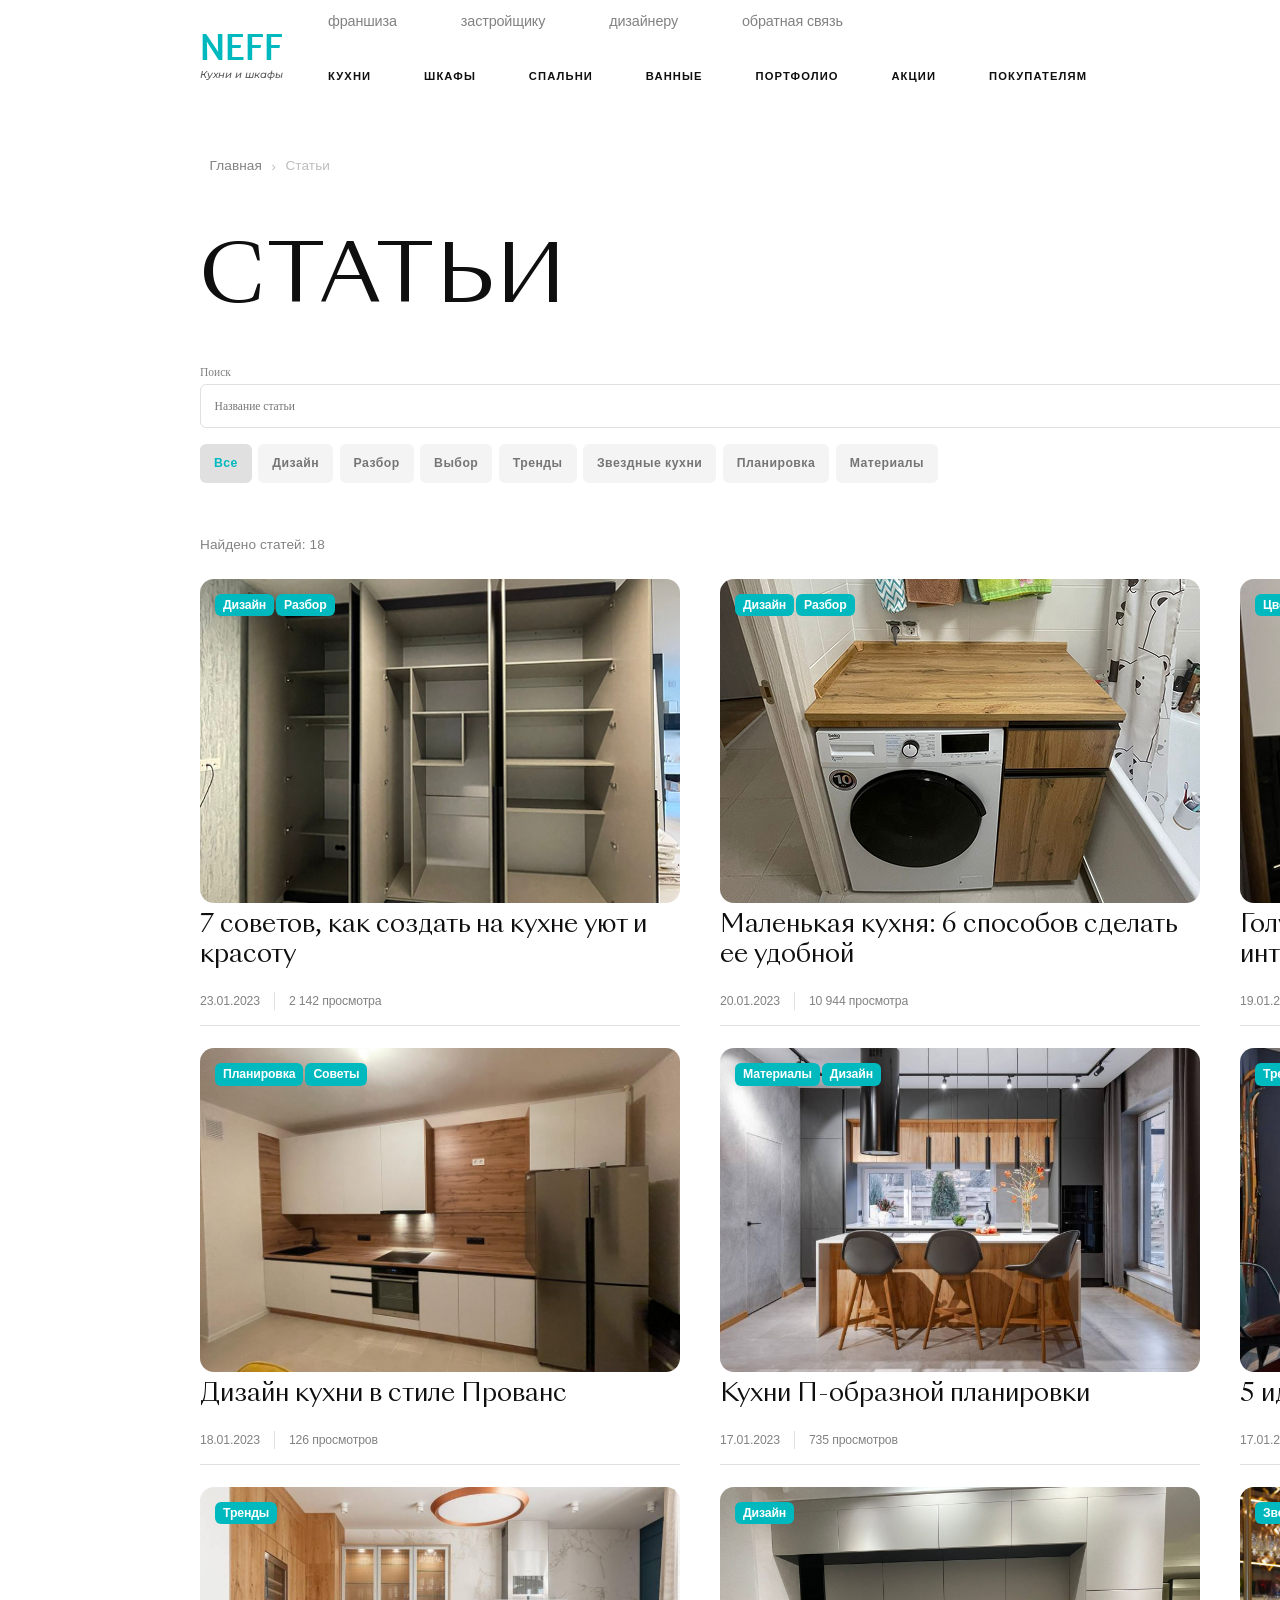
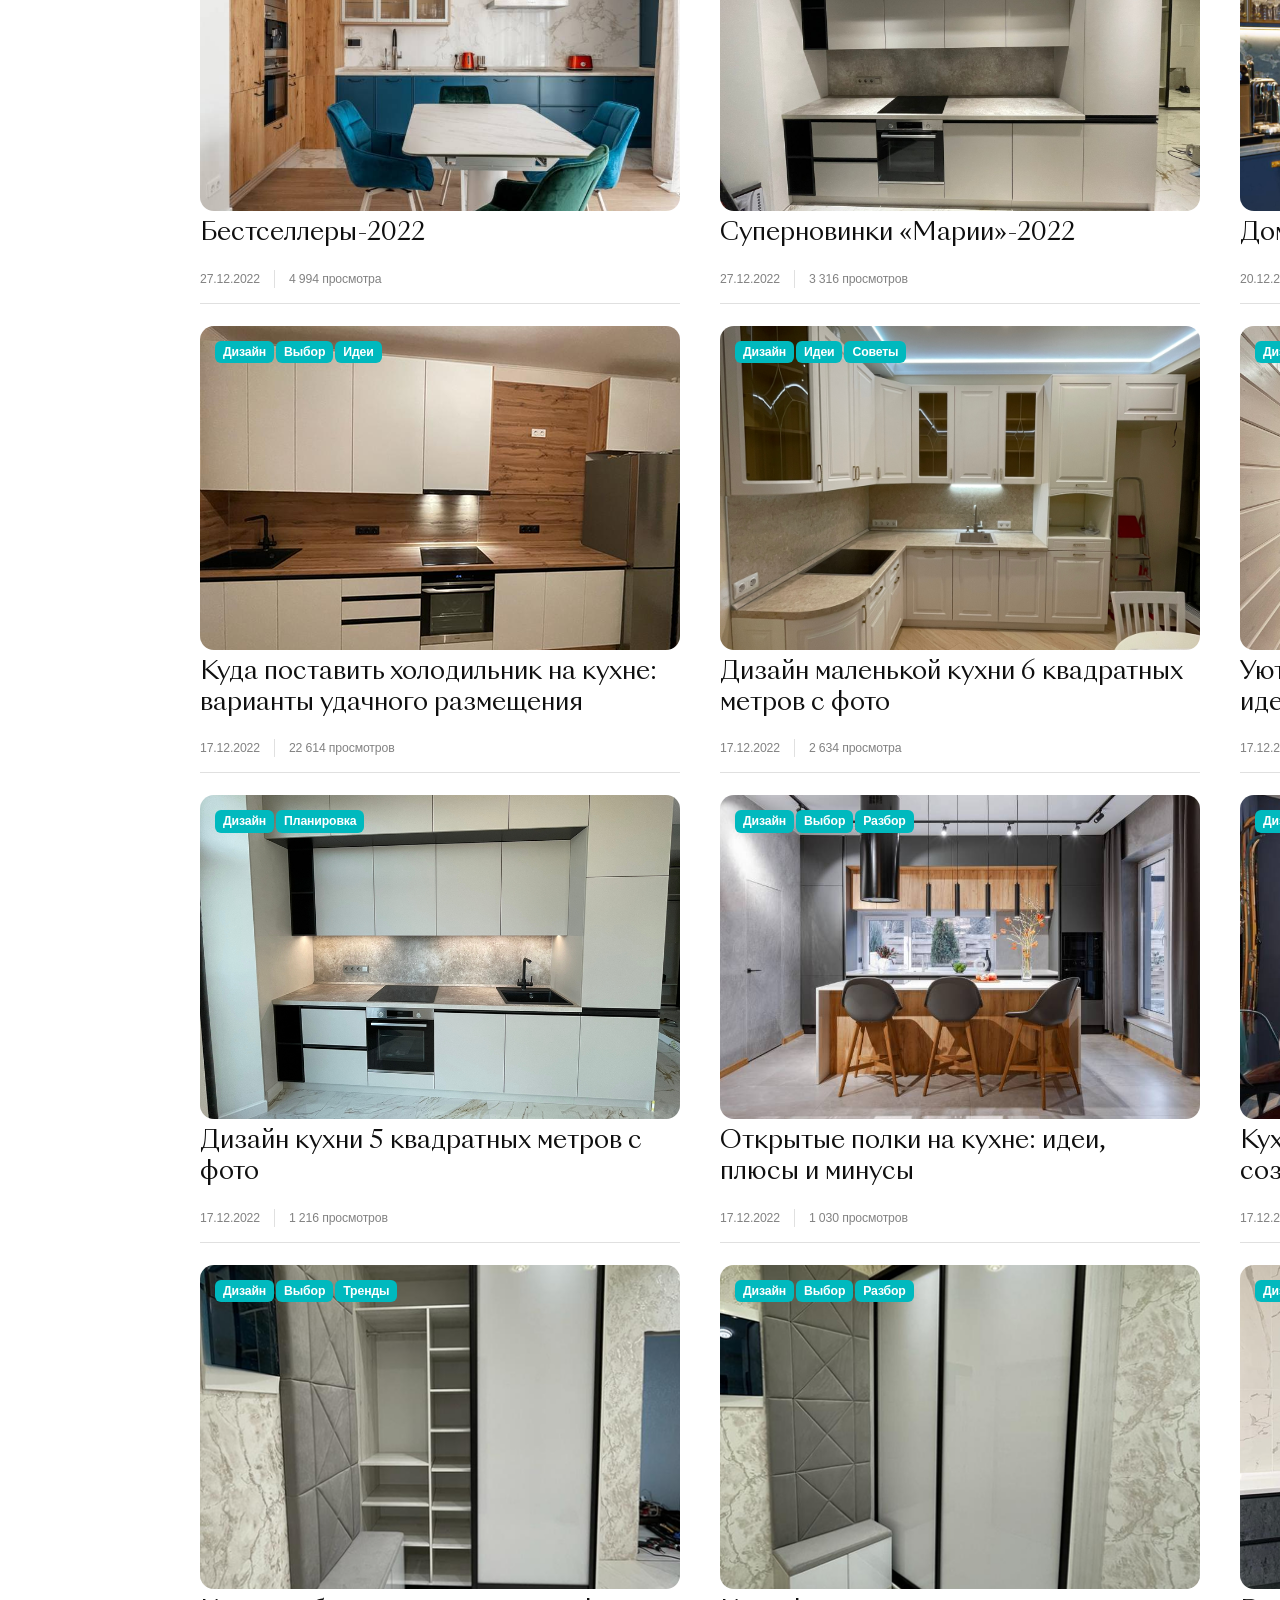
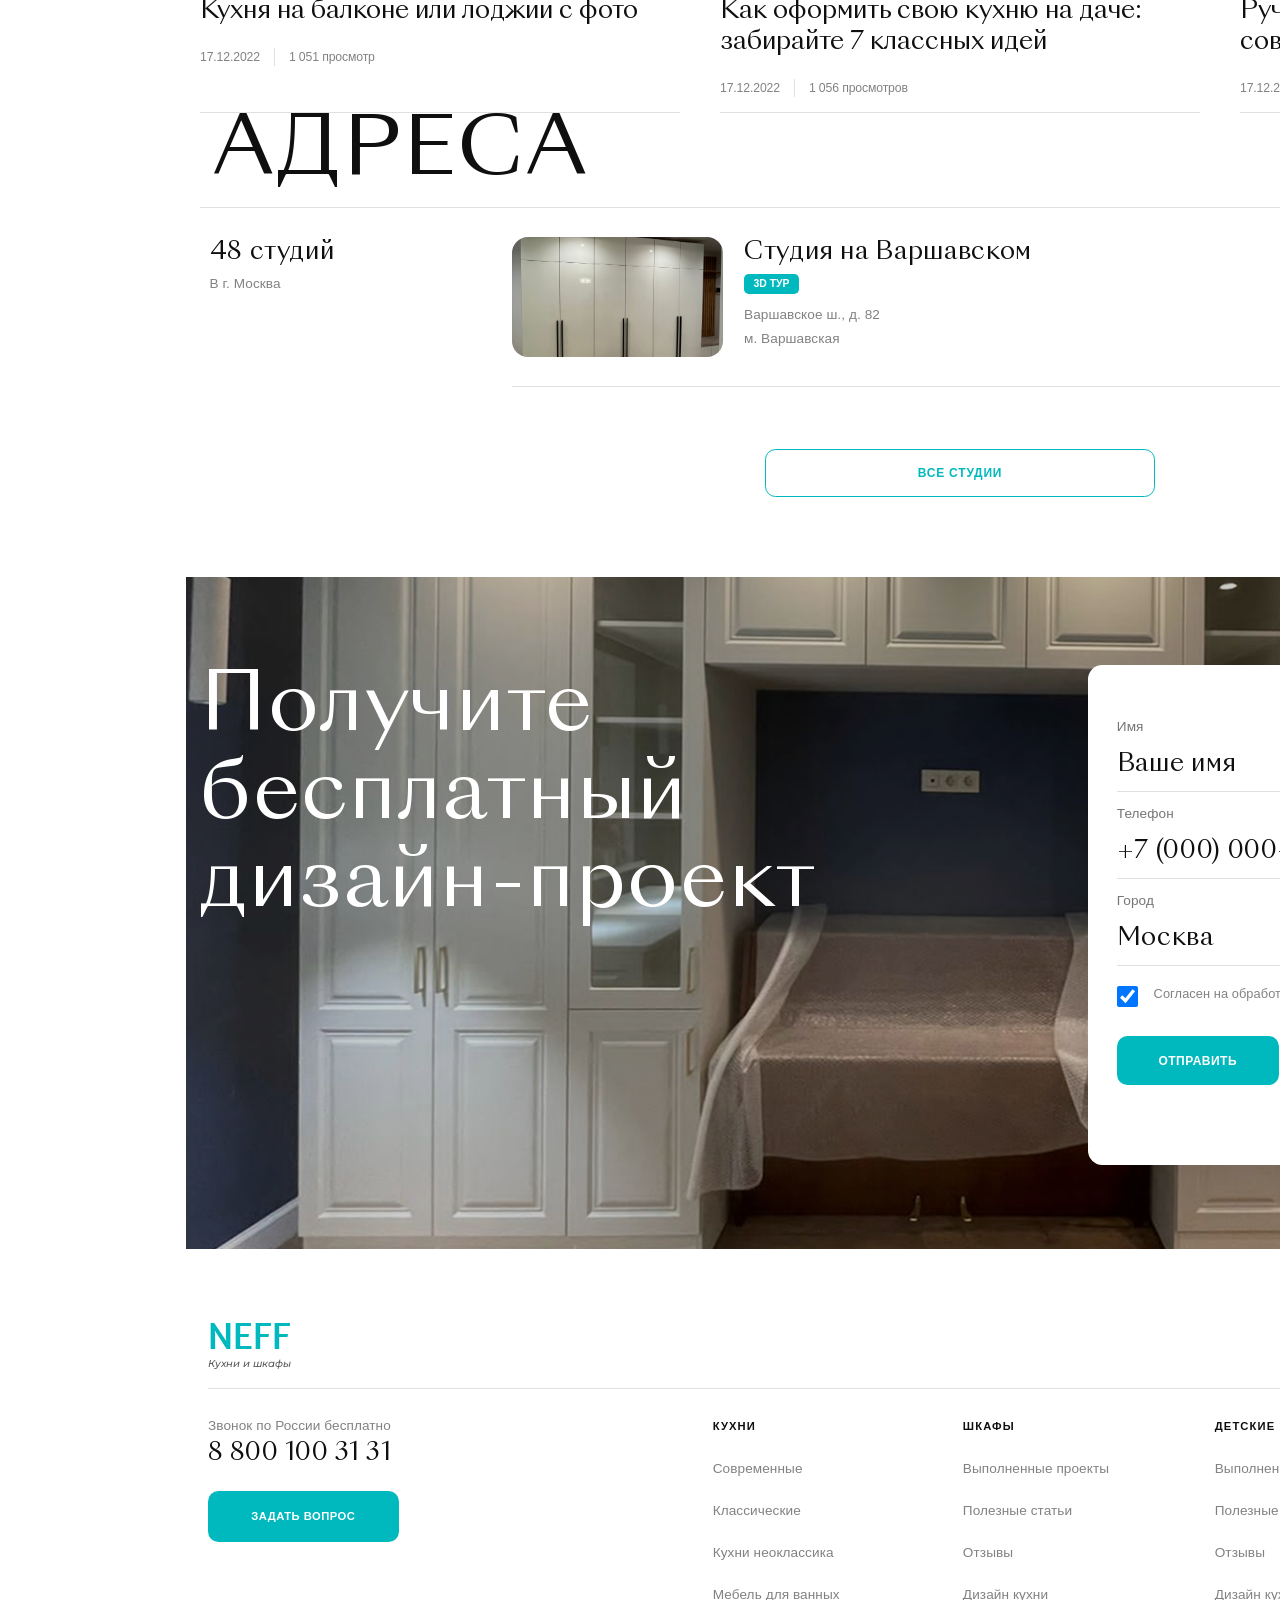
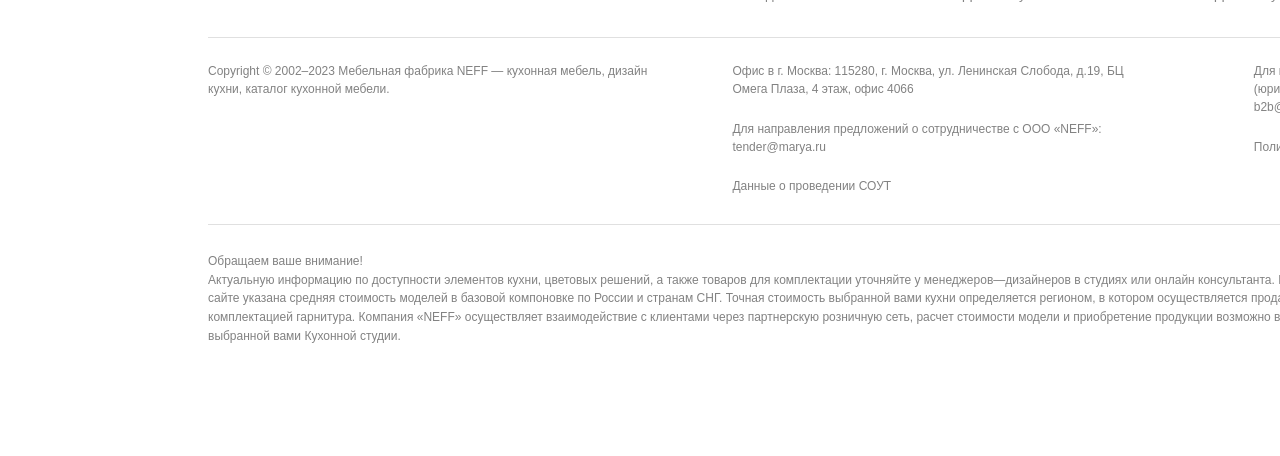
<file: articles.html>
<!DOCTYPE html>
<html lang="ru">
<head>
    <meta charset="UTF-8">
    <meta name="viewport" content="width=device-width, initial-scale=1.0">
    <title>NEFF - Статьи</title>
    <link rel="preconnect" href="https://fonts.googleapis.com">
    <link rel="preconnect" href="https://fonts.gstatic.com" crossorigin>
    <link href="https://fonts.googleapis.com/css2?family=Amaranth&family=Montserrat:ital,wght@1,500&display=swap" rel="stylesheet">
    <link rel="stylesheet" href="themes.css">
    <link rel="stylesheet" href="styles.css">  
    <link rel="stylesheet" href="articles.css">
    <link rel="stylesheet" href="articles-mobile.css">
    <link rel="stylesheet" href="articles-tablet.css">
    <link rel="stylesheet" href="animations.css">
</head>
<body>
    <div id="preloader">
        <div class="preloader-content">
            <div class="font-logo-neff">NEFF</div>
            <div class="preloader-line"></div>
        </div>
    </div>
    <header class="header">
        <div class="container header__container">
            <div class="header__logo">
                <a href="index.html" style="text-decoration: none;">
                    <div class="font-logo-neff">NEFF</div>
                    <div class="font-logo-subtitle">Кухни и шкафы</div>
                </a>
            </div>

            <nav class="header__nav desktop-only">
                <div class="header__nav-top">
                    <a href="index.html#about" class="font-nav-top">франшиза</a>
                    <a href="catalog.html#design-order" class="font-nav-top">застройщику</a>
                    <a href="portfolio.html#portfolio-projects" class="font-nav-top">дизайнеру</a>
                    <a href="index.html#get-design" class="font-nav-top">обратная связь</a>
                </div>
                <div class="header__nav-bottom">
                    <a href="catalog.html" class="font-nav-bottom">кухни</a>
                    <a href="catalog.html?collection=wardrobes#catalog-products" class="font-nav-bottom">шкафы</a>
                    <a href="catalog.html?collection=bedrooms#catalog-products" class="font-nav-bottom">спальни</a>
                    <a href="catalog.html?collection=bathrooms#catalog-products" class="font-nav-bottom">ванные</a>
                    <a href="portfolio.html" class="font-nav-bottom">портфолио</a>
                    <a href="promos.html" class="font-nav-bottom">акции</a>
                    <a href="index.html#process" class="font-nav-bottom">покупателям</a>
                </div>
            </nav>

            <div class="header__contacts desktop-only">
                <a href="tel:88001003131" class="font-phone">8 800 100 31 31</a>
                <button class="btn-order">ЗАКАЗАТЬ ПРОЕКТ</button>
            </div>

            <div class="burger-menu" id="burger-btn">
                <span></span><span></span><span></span>
            </div>
        </div>
        <div class="dropdown-menu" id="dropdown-menu">...</div>
    </header>

    <main class="articles-page">
        <div class="container">
            <nav class="breadcrumbs">
                <a href="index.html" class="secondary-section-subtitle">Главная</a>
                <span class="secondary-section-subtitle divider">›</span>
                <span class="secondary-section-subtitle current">Статьи</span>
            </nav>

            <h1 class="font-heading-huge articles-page__title">Статьи</h1>

            <div class="collection-tools articles-tools" aria-label="Поиск и сортировка статей">
                <label class="collection-tools__search">
                    <span>Поиск</span>
                    <input id="articles-search" type="search" placeholder="Название статьи" autocomplete="off">
                </label>
                <label>
                    <span>Сортировка</span>
                    <select id="articles-sort">
                        <option value="newest">Сначала новые</option>
                        <option value="oldest">Сначала старые</option>
                        <option value="views-desc">По популярности</option>
                        <option value="title">По названию</option>
                    </select>
                </label>
                <button class="collection-tools__reset" id="articles-reset" type="button">Сбросить</button>
            </div>

            <nav class="articles-page__tabs" aria-label="Категории статей">
                <a href="articles.html#articles-list" class="article-tab active" data-article-tag="">Все</a>
                <a href="articles.html?tag=дизайн#articles-list" class="article-tab" data-article-tag="дизайн">Дизайн</a>
                <a href="articles.html?tag=разбор#articles-list" class="article-tab" data-article-tag="разбор">Разбор</a>
                <a href="articles.html?tag=выбор#articles-list" class="article-tab" data-article-tag="выбор">Выбор</a>
                <a href="articles.html?tag=тренды#articles-list" class="article-tab" data-article-tag="тренды">Тренды</a>
                <a href="articles.html?tag=звездные-кухни#articles-list" class="article-tab" data-article-tag="звездные-кухни">Звездные кухни</a>
                <a href="articles.html?tag=планировка#articles-list" class="article-tab" data-article-tag="планировка">Планировка</a>
                <a href="articles.html?tag=материалы#articles-list" class="article-tab" data-article-tag="материалы">Материалы</a>
            </nav>

            <p class="collection-results secondary-section-subtitle" id="articles-results" aria-live="polite"></p>
            <section class="articles-page__grid" id="articles-list" aria-label="Список статей" data-json="articles">
                <article class="article-page-card">
                    <div class="article-page-card__image">
                        <img src="./Assets/img/article-1.png" alt="Кухонный интерьер">
                        <div class="article-page-card__badges">
                            <span>Дизайн</span>
                            <span>Разбор</span>
                        </div>
                    </div>
                    <h2 class="font-card-title">7 советов, как создать на кухне уют и красоту</h2>
                    <div class="article-page-card__meta">
                        <span>23.01.2023</span>
                        <span>2 142 просмотров</span>
                    </div>
                </article>

                <article class="article-page-card">
                    <div class="article-page-card__image">
                        <img src="./Assets/img/article-2.png" alt="Маленькая кухня">
                        <div class="article-page-card__badges">
                            <span>Дизайн</span>
                            <span>Разбор</span>
                        </div>
                    </div>
                    <h2 class="font-card-title">Маленькая кухня: 6 способов сделать ее удобной</h2>
                    <div class="article-page-card__meta">
                        <span>23.01.2023</span>
                        <span>2 142 просмотров</span>
                    </div>
                </article>

                <article class="article-page-card">
                    <div class="article-page-card__image">
                        <img src="./Assets/img/article-3.png" alt="Голубая кухня">
                        <div class="article-page-card__badges">
                            <span>Дизайн</span>
                            <span>Разбор</span>
                        </div>
                    </div>
                    <h2 class="font-card-title">Голубые кухни: дизайн, фото в интерьере</h2>
                    <div class="article-page-card__meta">
                        <span>23.01.2023</span>
                        <span>2 142 просмотров</span>
                    </div>
                </article>

                <article class="article-page-card">
                    <div class="article-page-card__image">
                        <img src="./Assets/img/article-1.png" alt="Кухонный интерьер">
                        <div class="article-page-card__badges">
                            <span>Дизайн</span>
                            <span>Разбор</span>
                        </div>
                    </div>
                    <h2 class="font-card-title">7 советов, как создать на кухне уют и красоту</h2>
                    <div class="article-page-card__meta">
                        <span>23.01.2023</span>
                        <span>2 142 просмотров</span>
                    </div>
                </article>
            </section>

        </div>
        <section class="addresses-section articles-mobile-extra" id="addresses">
            <div class="container">
                <div class="addresses-header">
                    <h2 class="font-heading-huge">АДРЕСА</h2>
                </div>

                <div class="addresses-body">
                    <aside class="addresses-sidebar">
                        <h3 class="font-portfolio-desc">48 студий</h3>
                        <p class="secondary-section-subtitle">В г. Москва</p>
                    </aside>

                    <div class="address-card">
                        <div class="address-card__main">
                            <div class="address-card__img">
                                <img src="./Assets/img/studio-1.png" alt="Студия на Варшавском">
                            </div>

                            <div class="address-card__info">
                                <h4 class="font-portfolio-desc">Студия на Варшавском</h4>
                                <span class="tour-badge">3D ТУР</span>
                                <div class="address-details">
                                    <p class="secondary-section-subtitle">Варшавское ш., д. 82</p>
                                    <p class="secondary-section-subtitle">м. Варшавская</p>
                                </div>
                            </div>

                            <div class="address-card__meta">
                                <p class="secondary-section-subtitle address-hours">Пн-Вс: 10.00 - 22.00</p>
                                <div class="address-phones">
                                    <p class="secondary-section-subtitle">(499) 619-07-24</p>
                                    <p class="secondary-section-subtitle">(499) 619-96-71</p>
                                </div>
                            </div>

                            <div class="address-card__action">
                                <button class="circle-btn-outline" type="button">
                                    <img src="./Assets/icons/arrow-right-circle.png" alt="Перейти">
                                </button>
                            </div>
                        </div>
                    </div>
                </div>

                <div class="addresses-footer">
                    <button class="btn-outline-cyan">ВСЕ СТУДИИ</button>
                </div>
            </div>
        </section>

        <section class="design-order articles-mobile-extra" id="design-order">
            <div class="container design-order__container">
                <div class="design-order__info">
                    <h2 class="font-heading-huge">Получите<br>бесплатный<br>дизайн-проект</h2>
                </div>

                <div class="design-order__card">
                    <form action="#" class="design-form">
                        <div class="design-form__group">
                            <label class="secondary-section-subtitle">Имя</label>
                            <input type="text" class="font-portfolio-desc design-form__input" placeholder="Ваше имя">
                        </div>

                        <div class="design-form__group">
                            <label class="secondary-section-subtitle">Телефон</label>
                            <input type="tel" class="font-portfolio-desc design-form__input" placeholder="+7 (000) 000-00-00">
                        </div>

                        <div class="design-form__group">
                            <label class="secondary-section-subtitle">Город</label>
                            <div class="design-form__select-wrapper">
                                <select class="font-portfolio-desc design-form__select">
                                    <option value="moscow">Москва</option>
                                    <option value="spb">Санкт-Петербург</option>
                                </select>
                                <img src="./Assets/icons/select-arrows.png" class="design-form__select-custom-icon" alt="выбор">
                            </div>
                        </div>

                        <div class="design-form__agreement">
                            <input type="checkbox" class="custom-checkbox" checked>
                            <p class="secondary-section-subtitle">Согласен на обработку персональных данных</p>
                        </div>

                        <button class="btn-order design-form__btn" type="submit">ОТПРАВИТЬ</button>
                    </form>
                </div>
            </div>
        </section>
    </main>

    <footer class="footer" id="site-footer">
        <div class="container">
            
            <div class="footer__row footer__top">
                <div class="header__logo">
                    <div class="font-logo-neff">NEFF</div>
                    <div class="font-logo-subtitle">Кухни и шкафы</div>
                </div>
                <div class="footer__socials">
                    <a href="https://www.instagram.com/" class="social-link"><img src="./Assets/icons/instagram.png" alt="Inst"></a>
                    <a href="https://vk.com/" class="social-link"><img src="./Assets/icons/vk.png" alt="VK"></a>
                </div>
            </div>

            <div class="footer__row footer__nav" style="margin-bottom: 1rem;">
                <div class="footer__nav-contacts">
                    <p class="secondary-section-subtitle">Звонок по России бесплатно</p>
                    <p href="tel:88001003131" class="font-portfolio-desc" style="letter-spacing: 0.03rem; margin-bottom: 1.1rem;">8 800 100 31 31</p>
                    <button class="btn-order footer-btn">ЗАДАТЬ ВОПРОС</button>
                </div>

                <div class="footer__nav-cols">
                    <div class="footer__col" style="margin-right: 7.7rem;">
                        <h4 class="font-nav-bottom">КУХНИ</h4>
                        <a href="catalog.html?category=modern#catalog-products" class="secondary-section-subtitle">Современные</a>
                        <a href="catalog.html?category=classic#catalog-products" class="secondary-section-subtitle">Классические</a>
                        <a href="catalog.html?category=neoclassic#catalog-products" class="secondary-section-subtitle">Кухни неоклассика</a>
                        <a href="catalog.html?collection=bathrooms#catalog-products" class="secondary-section-subtitle">Мебель для ванных</a>
                    </div>
                    <div class="footer__col" style="margin-right: 6.6rem; margin-bottom: 0.8rem;">
                        <h4 class="font-nav-bottom">ШКАФЫ</h4>
                        <a href="portfolio.html#portfolio-projects" class="secondary-section-subtitle">Выполненные проекты</a>
                        <a href="articles.html#articles-list" class="secondary-section-subtitle">Полезные статьи</a>
                        <a href="reviews.html#reviews-list" class="secondary-section-subtitle">Отзывы</a>
                        <a href="articles.html?tag=дизайн#articles-list" class="secondary-section-subtitle">Дизайн кухни</a>
                    </div>
                    <div class="footer__col" style="margin-right: 6.5rem;">
                        <h4 class="font-nav-bottom">ДЕТСКИЕ</h4>
                        <a href="portfolio.html#portfolio-projects" class="secondary-section-subtitle">Выполненные проекты</a>
                        <a href="articles.html#articles-list" class="secondary-section-subtitle">Полезные статьи</a>
                        <a href="reviews.html#reviews-list" class="secondary-section-subtitle">Отзывы</a>
                        <a href="articles.html?tag=дизайн#articles-list" class="secondary-section-subtitle">Дизайн кухни</a>
                    </div>
                    <div class="footer__col" style="margin-right: 7.3rem;">
                        <h4 class="font-nav-bottom">СПАЛЬНИ</h4>
                        <a href="portfolio.html#portfolio-projects" class="secondary-section-subtitle">Выполненные проекты</a>
                        <a href="articles.html#articles-list" class="secondary-section-subtitle">Полезные статьи</a>
                        <a href="reviews.html#reviews-list" class="secondary-section-subtitle">Отзывы</a>
                        <a href="articles.html?tag=дизайн#articles-list" class="secondary-section-subtitle">Дизайн кухни</a>
                    </div>
                </div>
            </div>

            <div class="footer__row footer__info">
                <div class="footer__info-left">
                    <p class="secondary-section-subtitle" style="font-size: 0.75rem; letter-spacing: 0rem;">
                        Copyright © 2002–2023 Мебельная фабрика NEFF — кухонная мебель, дизайн кухни, каталог кухонной мебели.
                    </p>
                </div>
                <div class="footer__info-middle">
                    <p class="secondary-section-subtitle" style="font-size: 0.75rem; letter-spacing: 0rem;">Офис в г. Москва: 115280, г. Москва, ул. Ленинская Слобода, д.19, БЦ Омега Плаза, 4 этаж, офис 4066</p>
                    <p class="secondary-section-subtitle" style="font-size: 0.75rem; letter-spacing: 0rem;">Для направления предложений о сотрудничестве с ООО «NEFF»: <br> tender@marya.ru</p>
                    <p class="secondary-section-subtitle" style="font-size: 0.75rem; letter-spacing: 0rem;">Данные о проведении СОУТ</p>
                </div>
                <div class="footer__info-right">
                    <p class="secondary-section-subtitle" style="font-size: 0.75rem; letter-spacing: 0rem;">Для направления запросов на изготовление мебели (юридические лица, застройщики): <br> b2b@marya.com</p>
                    <p class="secondary-section-subtitle" style="font-size: 0.75rem;">Политика конфиденциальности</p>
                </div>
            </div>

            <div class="footer__row footer__warning">
                <p class="secondary-section-subtitle"style="font-size: 0.75rem; letter-spacing: 0rem; line-height: 1.55">
                    Обращаем ваше внимание! <br>
                    Актуальную информацию по доступности элементов кухни, цветовых решений, а также товаров для комплектации уточняйте у менеджеров—дизайнеров в студиях или онлайн консультанта. На сайте указана средняя стоимость моделей в базовой компоновке по России и странам СНГ. Точная стоимость выбранной вами кухни определяется регионом, в котором осуществляется продажа, и комплектацией гарнитура. Компания «NEFF» осуществляет взаимодействие с клиентами через партнерскую розничную сеть, расчет стоимости модели и приобретение продукции возможно в любой выбранной вами Кухонной студии.
                </p>
            </div>

        </div>
    </footer>


    <script src="i18n.js"></script> 
    <script src="animations.js"></script>
    <script src="settings.js"></script>
    <script src="data-loader.js"></script>
    
</body>
</html>
</file>
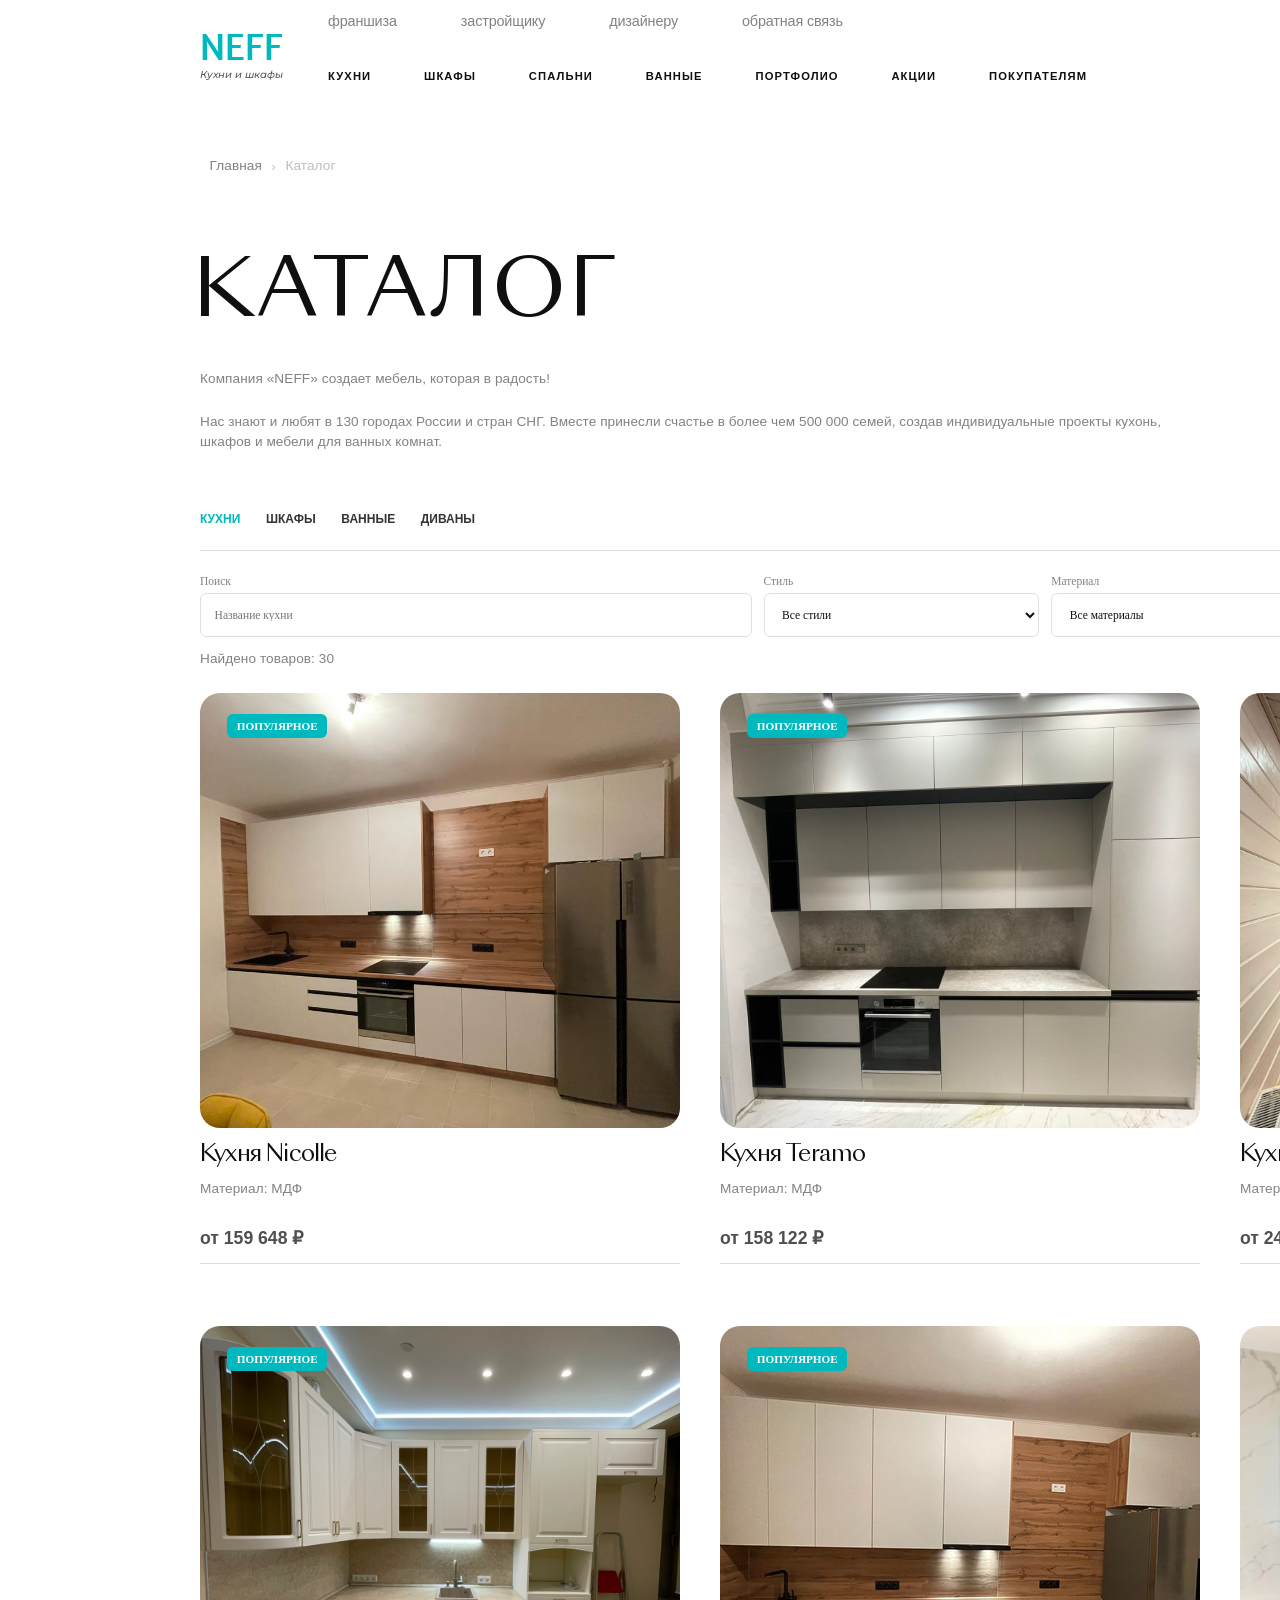
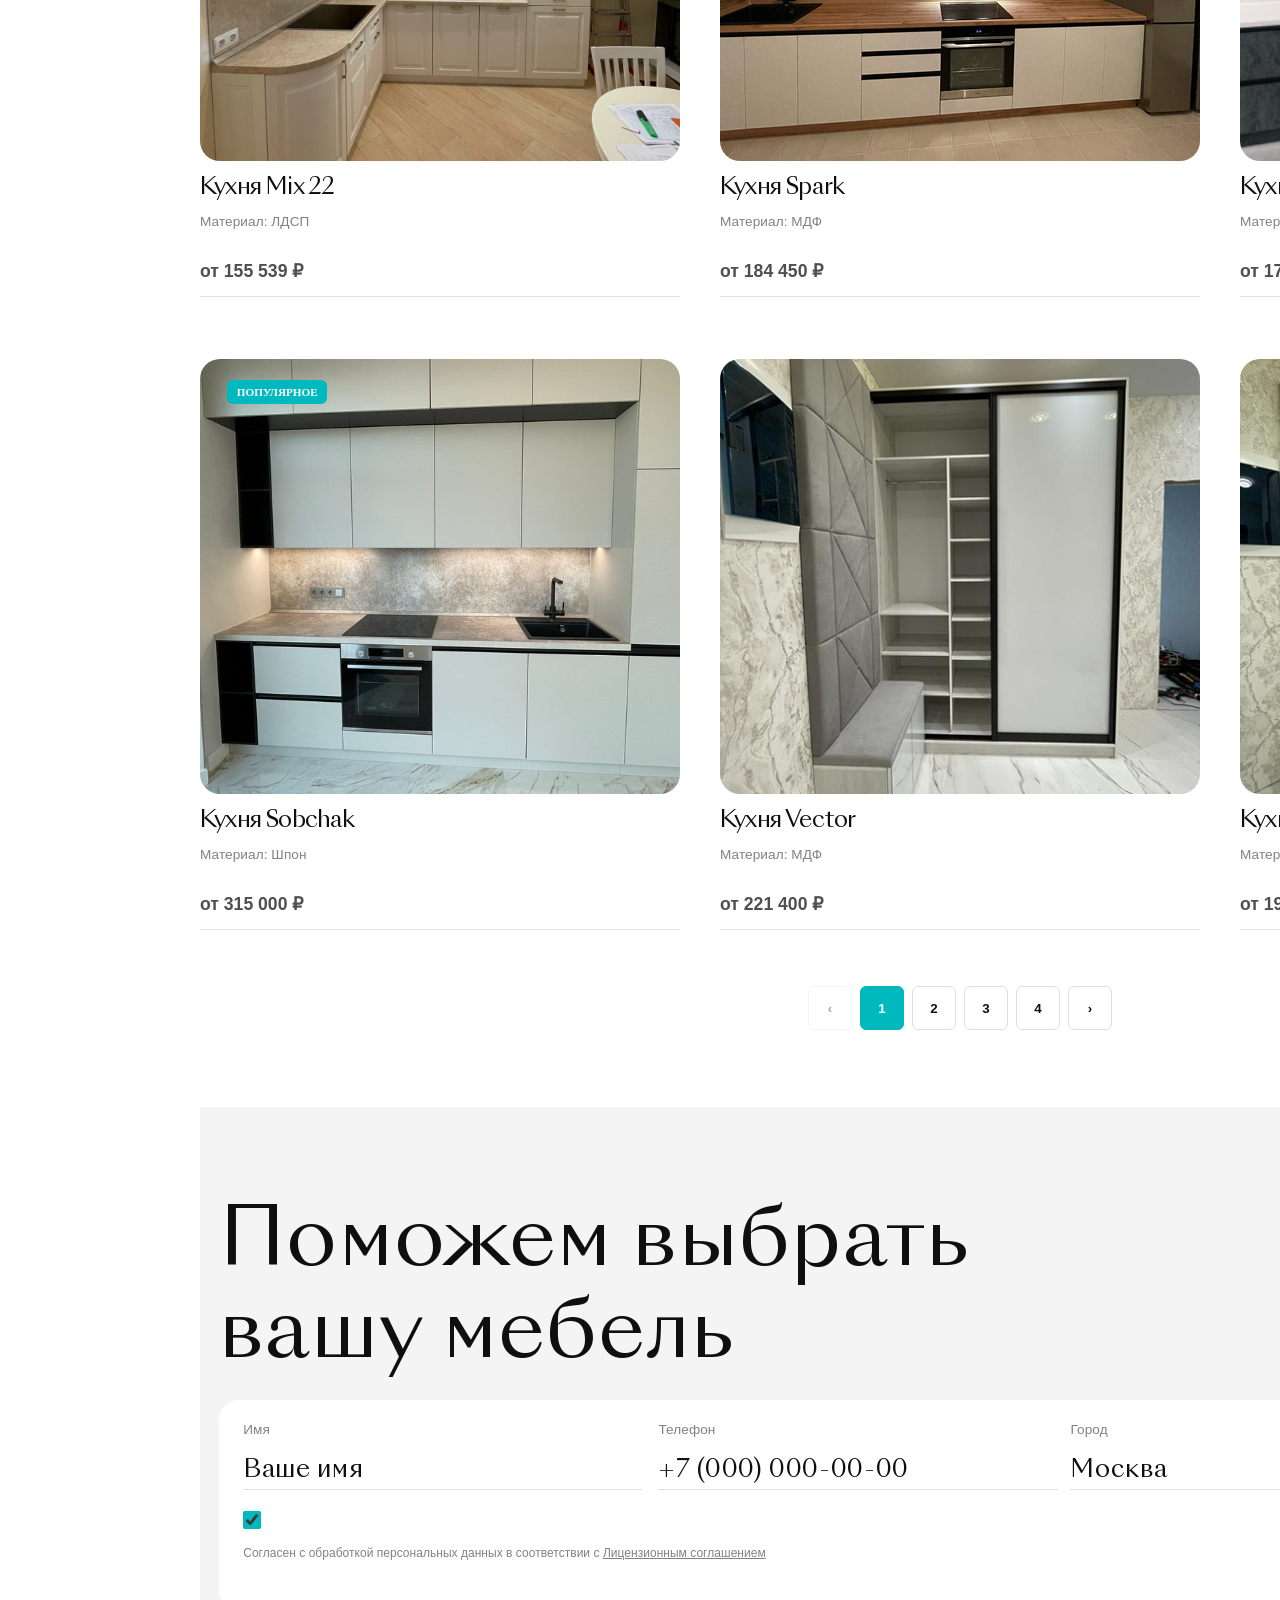
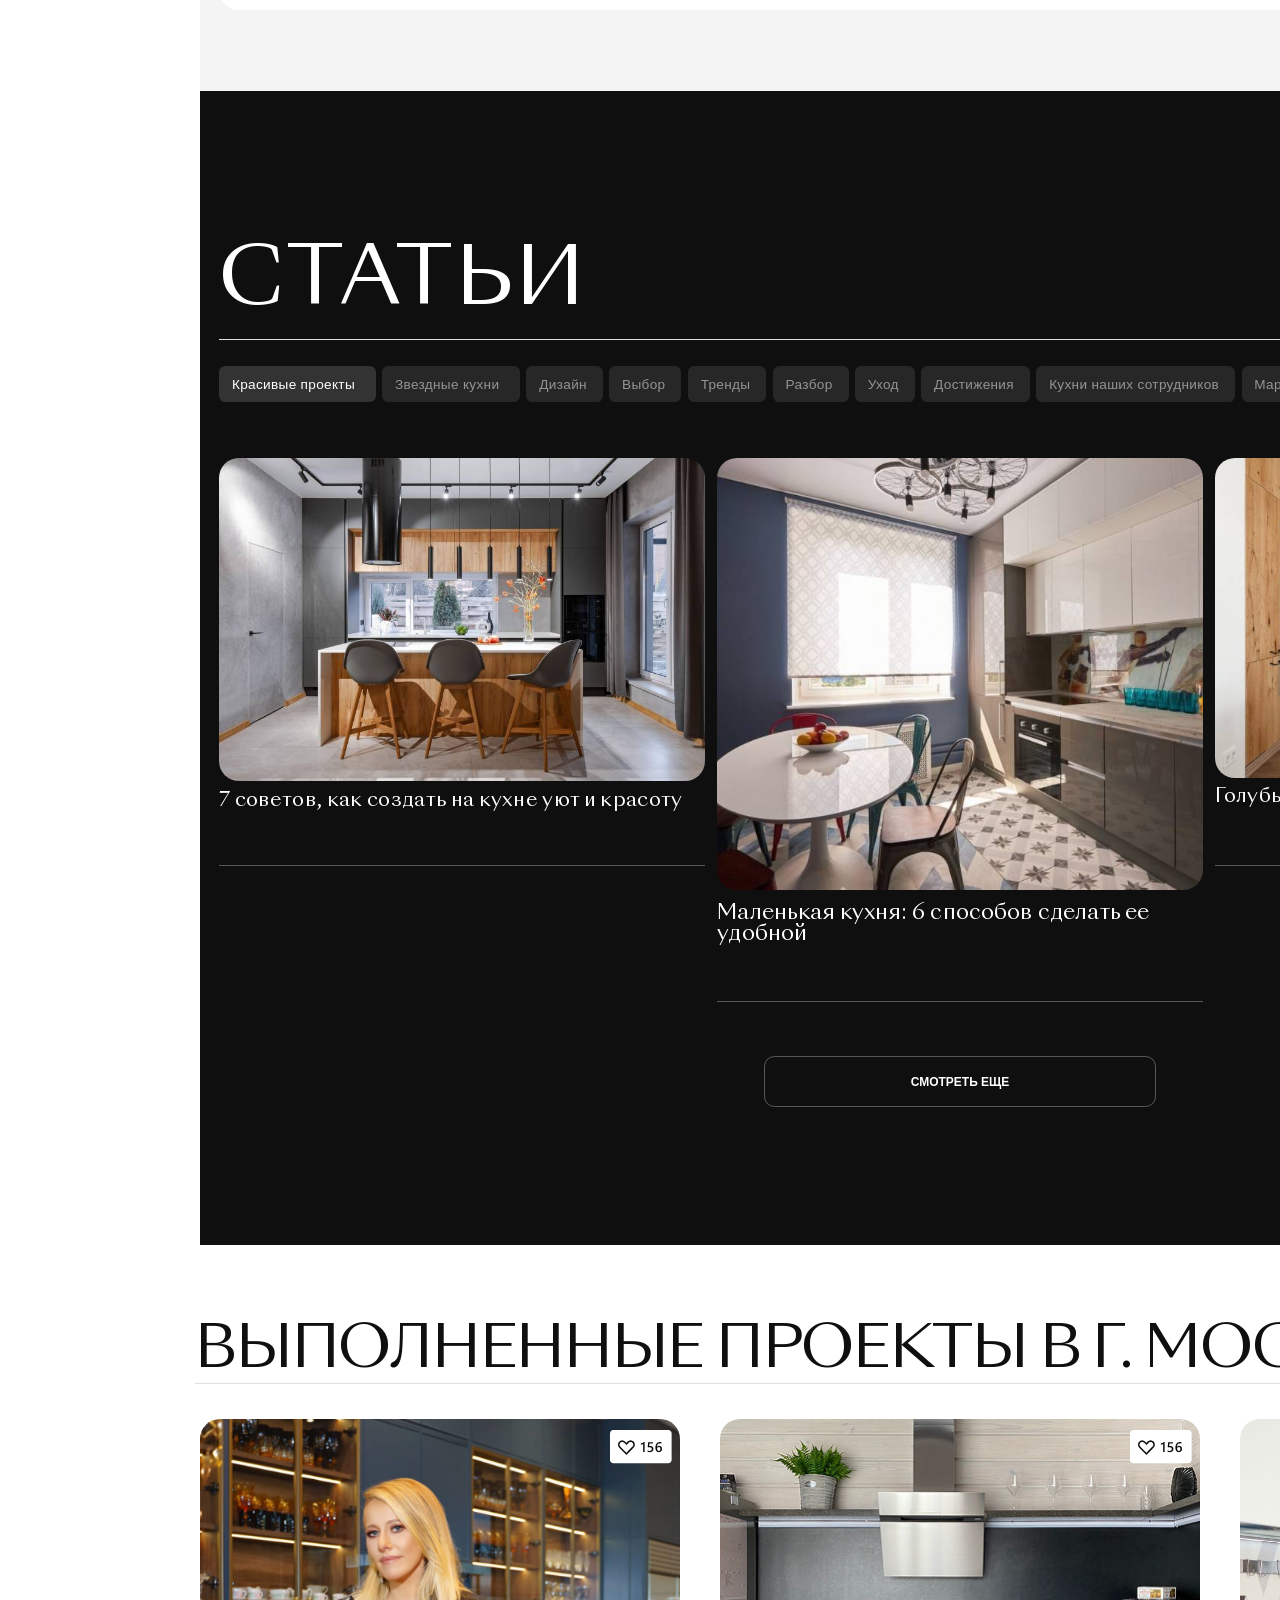
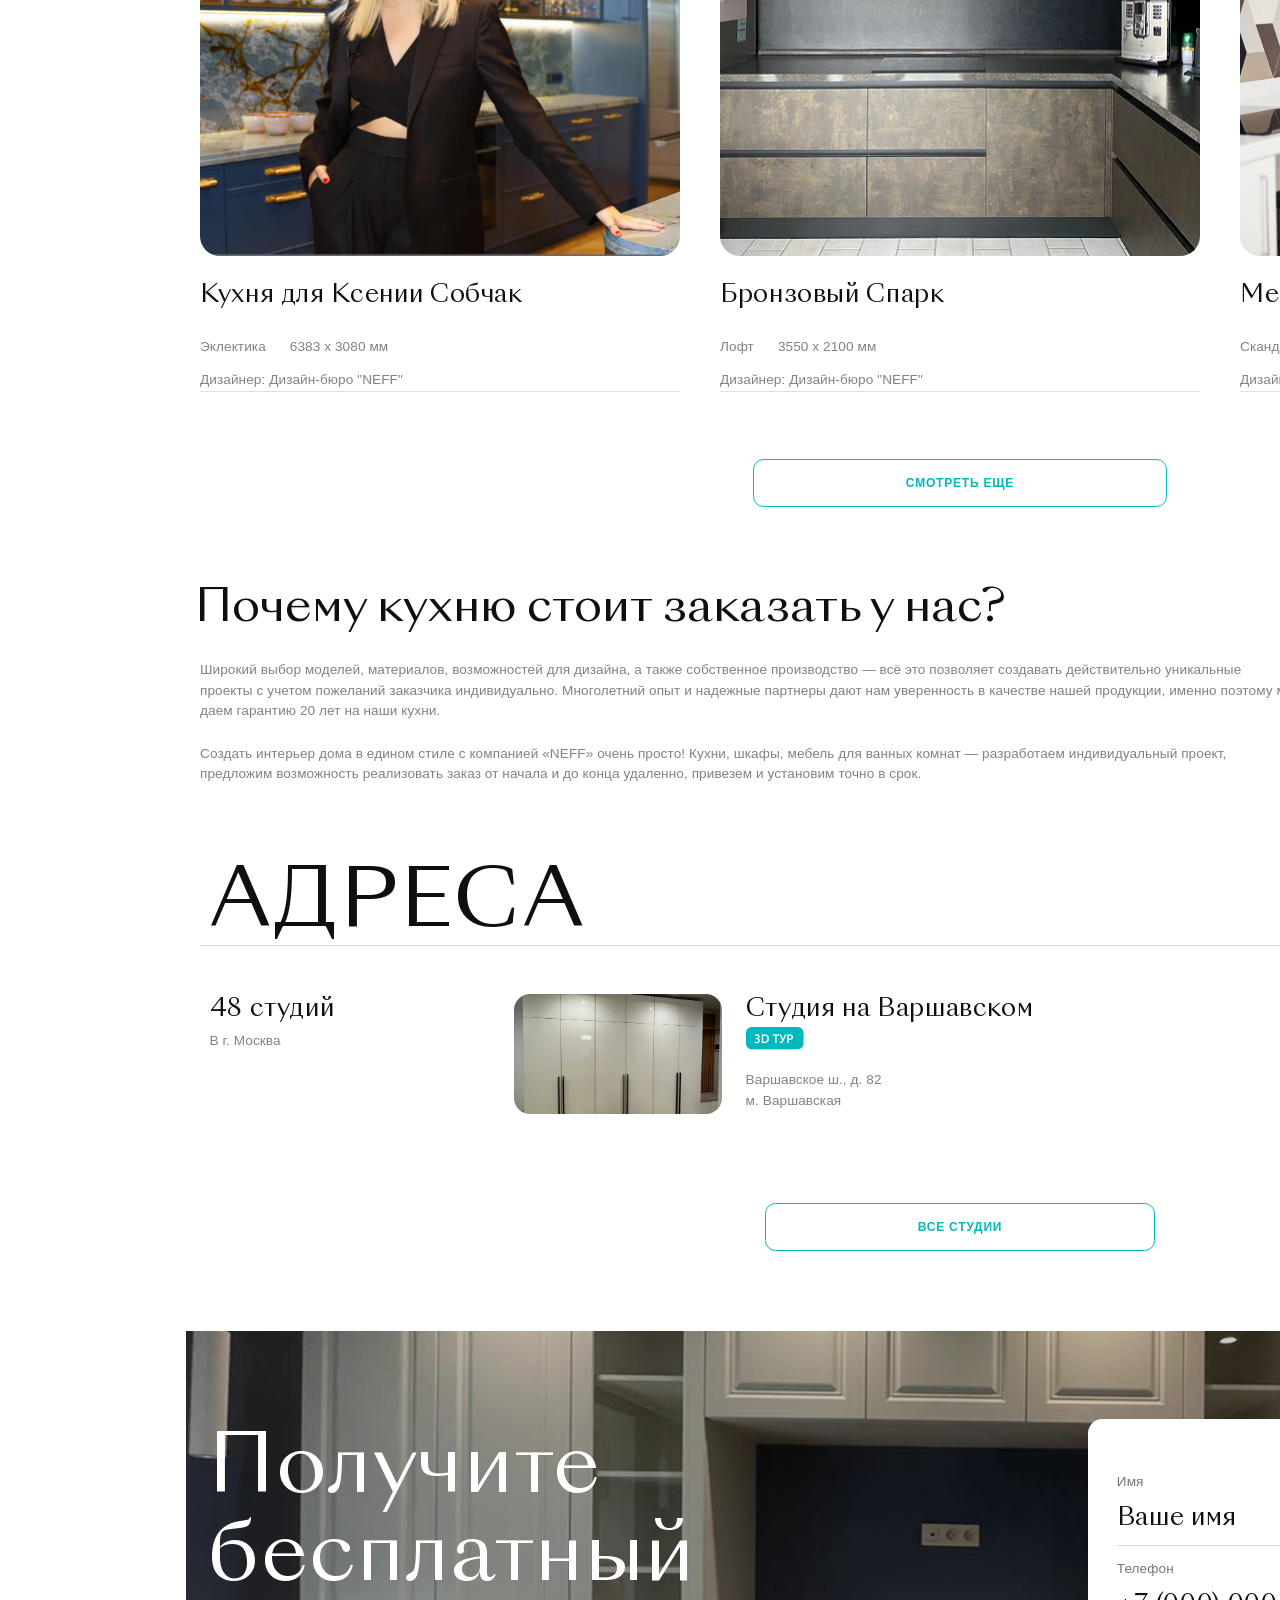
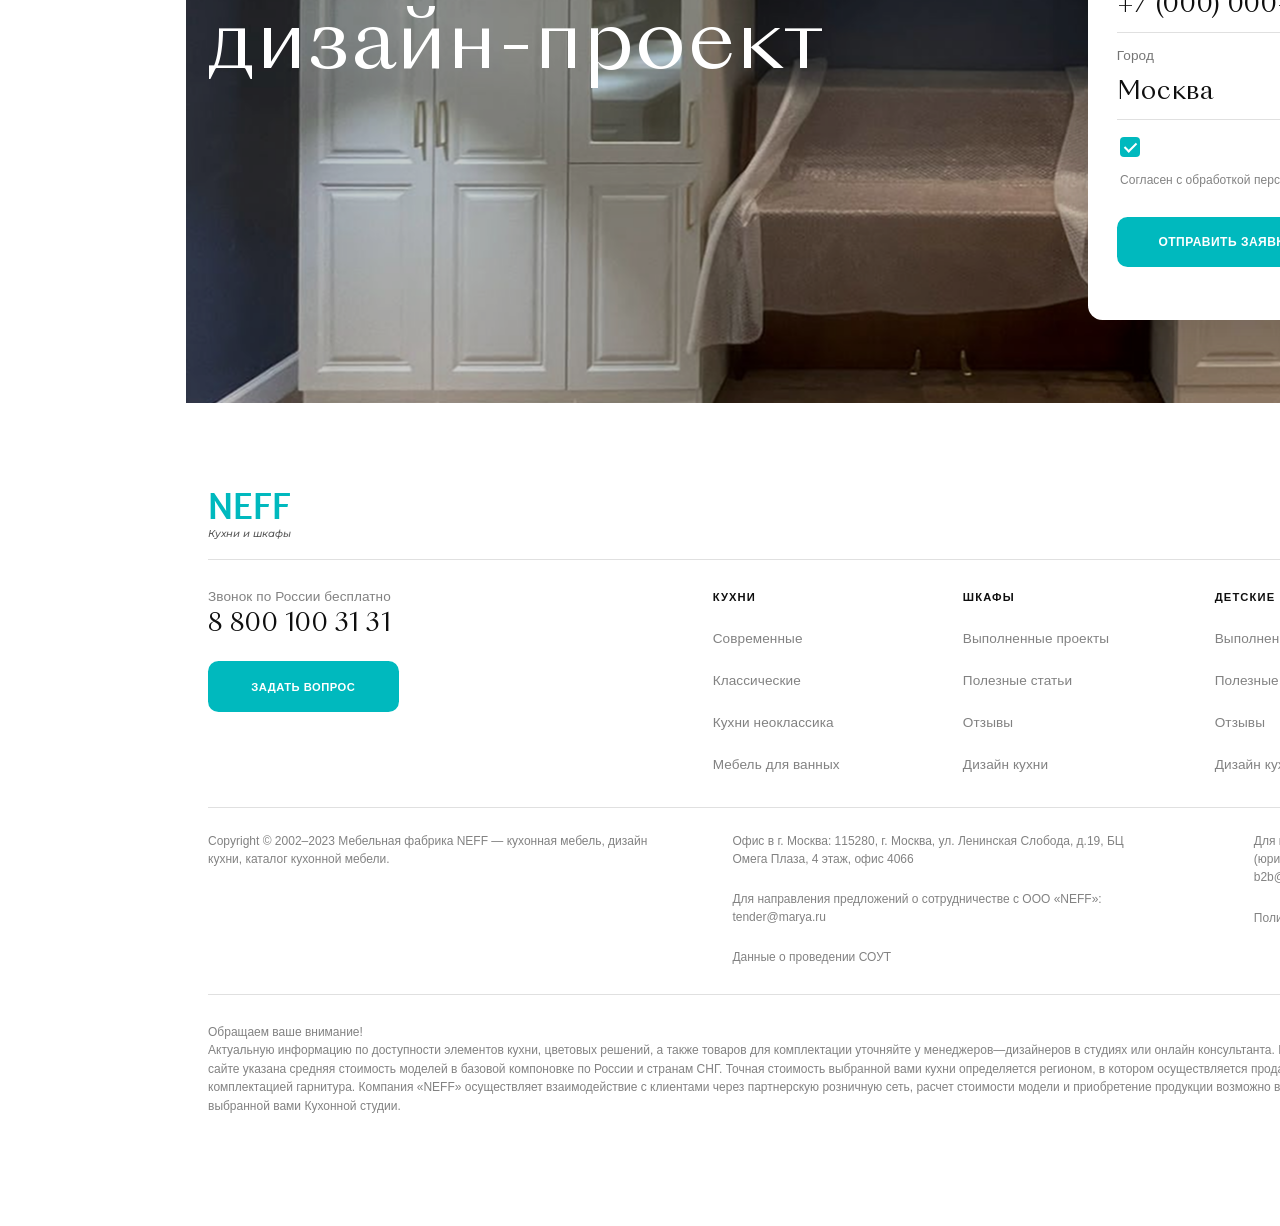
<file: catalog.html>
<!DOCTYPE html>
<html lang="ru">
<head>
    <meta charset="UTF-8">
    <meta name="viewport" content="width=device-width, initial-scale=1.0">
    <title>NEFF - Каталог</title>
    <link rel="preconnect" href="https://fonts.googleapis.com">
    <link rel="preconnect" href="https://fonts.gstatic.com" crossorigin>
    <link href="https://fonts.googleapis.com/css2?family=Amaranth&family=Montserrat:ital,wght@1,500&display=swap" rel="stylesheet">
    <link rel="stylesheet" href="themes.css">
    <link rel="stylesheet" href="styles.css">  
    <link rel="stylesheet" href="catalog.css">
    <link rel="stylesheet" href="catalog-mobile.css">
    <link rel="stylesheet" href="catalog-tablet.css">
    <link rel="stylesheet" href="animations.css">
</head>
<body>
    <div id="preloader">
        <div class="preloader-content">
            <div class="font-logo-neff">NEFF</div>
            <div class="preloader-line"></div>
        </div>
    </div>
    <header class="header">
        <div class="container header__container">
            <div class="header__logo">
                <a href="index.html" style="text-decoration: none;">
                    <div class="font-logo-neff">NEFF</div>
                    <div class="font-logo-subtitle">Кухни и шкафы</div>
                </a>
            </div>

            <nav class="header__nav desktop-only">
                <div class="header__nav-top">
                    <a href="index.html#about" class="font-nav-top">франшиза</a>
                    <a href="catalog.html#design-order" class="font-nav-top">застройщику</a>
                    <a href="portfolio.html#portfolio-projects" class="font-nav-top">дизайнеру</a>
                    <a href="index.html#get-design" class="font-nav-top">обратная связь</a>
                </div>
                <div class="header__nav-bottom">
                    <a href="catalog.html" class="font-nav-bottom">кухни</a>
                    <a href="catalog.html?collection=wardrobes#catalog-products" class="font-nav-bottom">шкафы</a>
                    <a href="catalog.html?collection=bedrooms#catalog-products" class="font-nav-bottom">спальни</a>
                    <a href="catalog.html?collection=bathrooms#catalog-products" class="font-nav-bottom">ванные</a>
                    <a href="portfolio.html" class="font-nav-bottom">портфолио</a>
                    <a href="promos.html" class="font-nav-bottom">акции</a>
                    <a href="index.html#process" class="font-nav-bottom">покупателям</a>
                </div>
            </nav>

            <div class="header__contacts desktop-only">
                <a href="tel:88001003131" class="font-phone">8 800 100 31 31</a>
                <button class="btn-order">ЗАКАЗАТЬ ПРОЕКТ</button>
            </div>

            <div class="burger-menu" id="burger-btn">
                <span></span><span></span><span></span>
            </div>
        </div>
        <div class="dropdown-menu" id="dropdown-menu">...</div>
    </header>

    <main>
        <div class="container">
            <nav class="breadcrumbs">
                <a href="index.html" class="secondary-section-subtitle">Главная</a>
                <span class="secondary-section-subtitle divider">›</span>
                <span class="secondary-section-subtitle current">Каталог</span>
            </nav>
            
            <section class="catalog-page-section" id="catalog-products">
                
                <header class="catalog-page-header">
                    <h1 class="font-heading-huge">КАТАЛОГ</h1>
                    <div class="catalog-page-intro">
                        <p class="secondary-section-subtitle" style="width: 40rem;">Компания «NEFF» создает мебель, которая в радость!</p>
                        <p class="secondary-section-subtitle" style="letter-spacing: 0.004rem;">Нас знают и любят в 130 городах России и стран СНГ. Вместе принесли счастье в более чем 500 000 семей, создав индивидуальные проекты кухонь, шкафов и мебели для ванных комнат.</p>
                    </div>
                </header>

                <nav class="catalog-page-tabs">
                    <a href="catalog.html#catalog-products" class="font-tab active">КУХНИ</a>
                    <a href="catalog.html?collection=wardrobes#catalog-products" class="font-tab">ШКАФЫ</a>
                    <a href="catalog.html?collection=bathrooms#catalog-products" class="font-tab">ВАННЫЕ</a>
                    <a href="catalog.html?collection=sofas#catalog-products" class="font-tab">ДИВАНЫ</a>
                </nav>

                <div class="collection-tools catalog-tools" aria-label="Поиск, фильтрация и сортировка каталога">
                    <label class="collection-tools__search">
                        <span>Поиск</span>
                        <input id="catalog-search" type="search" placeholder="Название кухни" autocomplete="off">
                    </label>
                    <label>
                        <span>Стиль</span>
                        <select id="catalog-category">
                            <option value="">Все стили</option>
                            <option value="modern">Современный</option>
                            <option value="classic">Классика</option>
                            <option value="neoclassic">Неоклассика</option>
                            <option value="loft">Лофт</option>
                            <option value="scandinavian">Скандинавский</option>
                        </select>
                    </label>
                    <label>
                        <span>Материал</span>
                        <select id="catalog-material">
                            <option value="">Все материалы</option>
                        </select>
                    </label>
                    <label>
                        <span>Сортировка</span>
                        <select id="catalog-sort">
                            <option value="default">По умолчанию</option>
                            <option value="price-asc">Сначала дешевле</option>
                            <option value="price-desc">Сначала дороже</option>
                            <option value="name">По названию</option>
                        </select>
                    </label>
                    <button class="collection-tools__reset" id="catalog-reset" type="button">Сбросить</button>
                </div>
                <p class="collection-results secondary-section-subtitle" id="catalog-results" aria-live="polite"></p>

                <div class="catalog-page-grid" id="catalog-grid" data-json="products">
                    
                    <article class="catalog-page-card">
                        <div class="catalog-card-image">
                            <span class="badge-popular">ПОПУЛЯРНОЕ</span>
                            <img src="./Assets/img/kitchen-2.png" alt="Кухня Nicolle">
                        </div>
                        <div class="catalog-card-content">
                            <h3 class="font-card-title">Кухня Nicolle</h3>
                            <div class="catalog-card-meta">
                                <span class="secondary-section-subtitle">Неоклассика</span>
                                <span class="secondary-section-subtitle">МДФ</span>
                            </div>
                            <p class="font-card-price">от 159 648 ₽</p>
                        </div>
                        <div class="catalog-card-line"></div>
                    </article>

                    <article class="catalog-page-card">
                        <div class="catalog-card-image">
                            <span class="badge-popular">ПОПУЛЯРНОЕ</span>
                            <img src="./Assets/img/portfolio-1.png" alt="Кухня Teramo">
                        </div>
                        <div class="catalog-card-content">
                            <h3 class="font-card-title">Кухня Teramo</h3>
                            <div class="catalog-card-meta">
                                <span class="secondary-section-subtitle">Современные</span>
                                <span class="secondary-section-subtitle">МДФ</span>
                            </div>
                            <p class="font-card-price">от 158 122 ₽</p>
                        </div>
                        <div class="catalog-card-line"></div>
                    </article>

                    <article class="catalog-page-card">
                        <div class="catalog-card-image">
                            <span class="badge-popular">ПОПУЛЯРНОЕ</span>
                            <img src="./Assets/img/kitchen-5.png" alt="Кухня Antro">
                        </div>
                        <div class="catalog-card-content">
                            <h3 class="font-card-title">Кухня Antro</h3>
                            <div class="catalog-card-meta">
                                <span class="secondary-section-subtitle">Современные</span>
                                <span class="secondary-section-subtitle">МДФ</span>
                            </div>
                            <p class="font-card-price">от 249 793 ₽</p>
                        </div>
                        <div class="catalog-card-line"></div>
                    </article>



                    <article class="catalog-page-card">
                        <div class="catalog-card-image">
                            <span class="badge-popular">ПОПУЛЯРНОЕ</span>
                            <img src="./Assets/img/kitchen-2.png" alt="Кухня Nicolle">
                        </div>
                        <div class="catalog-card-content">
                            <h3 class="font-card-title">Кухня Mix 22</h3>
                            <div class="catalog-card-meta">
                                <span class="secondary-section-subtitle">Современные</span>
                                <span class="secondary-section-subtitle">МДФ</span>
                            </div>
                            <p class="font-card-price">от 155 539 ₽</p>
                        </div>
                        <div class="catalog-card-line"></div>
                    </article>

                    <article class="catalog-page-card">
                        <div class="catalog-card-image">
                            <span class="badge-popular">ПОПУЛЯРНОЕ</span>
                            <img src="./Assets/img/portfolio-1.png" alt="Кухня Teramo">
                        </div>
                        <div class="catalog-card-content">
                            <h3 class="font-card-title">Кухня Spark</h3>
                            <div class="catalog-card-meta">
                                <span class="secondary-section-subtitle">Современные</span>
                                <span class="secondary-section-subtitle">МДФ</span>
                            </div>
                            <p class="font-card-price">от 184 450 ₽</p>
                        </div>
                        <div class="catalog-card-line"></div>
                    </article>

                    <article class="catalog-page-card">
                        <div class="catalog-card-image">
                            <span class="badge-popular">ПОПУЛЯРНОЕ</span>
                            <img src="./Assets/img/kitchen-5.png" alt="Кухня Antro">
                        </div>
                        <div class="catalog-card-content">
                            <h3 class="font-card-title">Кухня Mix 22</h3>
                            <div class="catalog-card-meta">
                                <span class="secondary-section-subtitle">Современные</span>
                                <span class="secondary-section-subtitle">МДФ</span>
                            </div>
                            <p class="font-card-price">от 155 539 ₽</p>
                        </div>
                        <div class="catalog-card-line"></div>
                    </article>

                    <article class="catalog-page-card">
                        <div class="catalog-card-image">
                            <span class="badge-popular">ПОПУЛЯРНОЕ</span>
                            <img src="./Assets/img/kitchen-2.png" alt="Кухня Nicolle">
                        </div>
                        <div class="catalog-card-content">
                            <h3 class="font-card-title">Кухня Nicolle</h3>
                            <div class="catalog-card-meta">
                                <span class="secondary-section-subtitle">Неоклассика</span>
                                <span class="secondary-section-subtitle">МДФ</span>
                            </div>
                            <p class="font-card-price">от 159 648 ₽</p>
                        </div>
                        <div class="catalog-card-line"></div>
                    </article>

                    <article class="catalog-page-card">
                        <div class="catalog-card-image">
                            <span class="badge-popular">ПОПУЛЯРНОЕ</span>
                            <img src="./Assets/img/portfolio-1.png" alt="Кухня Teramo">
                        </div>
                        <div class="catalog-card-content">
                            <h3 class="font-card-title">Кухня Teramo</h3>
                            <div class="catalog-card-meta">
                                <span class="secondary-section-subtitle">Современные</span>
                                <span class="secondary-section-subtitle">МДФ</span>
                            </div>
                            <p class="font-card-price">от 158 122 ₽</p>
                        </div>
                        <div class="catalog-card-line"></div>
                    </article>

                    <article class="catalog-page-card">
                        <div class="catalog-card-image">
                            <span class="badge-popular">ПОПУЛЯРНОЕ</span>
                            <img src="./Assets/img/kitchen-5.png" alt="Кухня Antro">
                        </div>
                        <div class="catalog-card-content">
                            <h3 class="font-card-title">Кухня Antro</h3>
                            <div class="catalog-card-meta">
                                <span class="secondary-section-subtitle">Современные</span>
                                <span class="secondary-section-subtitle">МДФ</span>
                            </div>
                            <p class="font-card-price">от 249 793 ₽</p>
                        </div>
                        <div class="catalog-card-line"></div>
                    </article>



                    <article class="catalog-page-card">
                        <div class="catalog-card-image">
                            <span class="badge-popular">ПОПУЛЯРНОЕ</span>
                            <img src="./Assets/img/kitchen-2.png" alt="Кухня Nicolle">
                        </div>
                        <div class="catalog-card-content">
                            <h3 class="font-card-title">Кухня Mix 22</h3>
                            <div class="catalog-card-meta">
                                <span class="secondary-section-subtitle">Современные</span>
                                <span class="secondary-section-subtitle">МДФ</span>
                            </div>
                            <p class="font-card-price">от 155 539 ₽</p>
                        </div>
                        <div class="catalog-card-line"></div>
                    </article>

                    <article class="catalog-page-card">
                        <div class="catalog-card-image">
                            <span class="badge-popular">ПОПУЛЯРНОЕ</span>
                            <img src="./Assets/img/portfolio-1.png" alt="Кухня Teramo">
                        </div>
                        <div class="catalog-card-content">
                            <h3 class="font-card-title">Кухня Spark</h3>
                            <div class="catalog-card-meta">
                                <span class="secondary-section-subtitle">Современные</span>
                                <span class="secondary-section-subtitle">МДФ</span>
                            </div>
                            <p class="font-card-price">от 184 450 ₽</p>
                        </div>
                        <div class="catalog-card-line"></div>
                    </article>

                    <article class="catalog-page-card">
                        <div class="catalog-card-image">
                            <span class="badge-popular">ПОПУЛЯРНОЕ</span>
                            <img src="./Assets/img/kitchen-5.png" alt="Кухня Antro">
                        </div>
                        <div class="catalog-card-content">
                            <h3 class="font-card-title">Кухня Mix 22</h3>
                            <div class="catalog-card-meta">
                                <span class="secondary-section-subtitle">Современные</span>
                                <span class="secondary-section-subtitle">МДФ</span>
                            </div>
                            <p class="font-card-price">от 155 539 ₽</p>
                        </div>
                        <div class="catalog-card-line"></div>
                    </article>


                    <article class="catalog-page-card">
                        <div class="catalog-card-image">
                            <span class="badge-popular">ПОПУЛЯРНОЕ</span>
                            <img src="./Assets/img/kitchen-2.png" alt="Кухня Nicolle">
                        </div>
                        <div class="catalog-card-content">
                            <h3 class="font-card-title">Кухня Nicolle</h3>
                            <div class="catalog-card-meta">
                                <span class="secondary-section-subtitle">Неоклассика</span>
                                <span class="secondary-section-subtitle">МДФ</span>
                            </div>
                            <p class="font-card-price">от 159 648 ₽</p>
                        </div>
                        <div class="catalog-card-line"></div>
                    </article>

                    <article class="catalog-page-card">
                        <div class="catalog-card-image">
                            <span class="badge-popular">ПОПУЛЯРНОЕ</span>
                            <img src="./Assets/img/portfolio-1.png" alt="Кухня Teramo">
                        </div>
                        <div class="catalog-card-content">
                            <h3 class="font-card-title">Кухня Teramo</h3>
                            <div class="catalog-card-meta">
                                <span class="secondary-section-subtitle">Современные</span>
                                <span class="secondary-section-subtitle">МДФ</span>
                            </div>
                            <p class="font-card-price">от 158 122 ₽</p>
                        </div>
                        <div class="catalog-card-line"></div>
                    </article>

                    <article class="catalog-page-card">
                        <div class="catalog-card-image">
                            <span class="badge-popular">ПОПУЛЯРНОЕ</span>
                            <img src="./Assets/img/kitchen-5.png" alt="Кухня Antro">
                        </div>
                        <div class="catalog-card-content">
                            <h3 class="font-card-title">Кухня Antro</h3>
                            <div class="catalog-card-meta">
                                <span class="secondary-section-subtitle">Современные</span>
                                <span class="secondary-section-subtitle">МДФ</span>
                            </div>
                            <p class="font-card-price">от 249 793 ₽</p>
                        </div>
                        <div class="catalog-card-line"></div>
                    </article>



                    <article class="catalog-page-card">
                        <div class="catalog-card-image">
                            <span class="badge-popular">ПОПУЛЯРНОЕ</span>
                            <img src="./Assets/img/kitchen-2.png" alt="Кухня Nicolle">
                        </div>
                        <div class="catalog-card-content">
                            <h3 class="font-card-title">Кухня Mix 22</h3>
                            <div class="catalog-card-meta">
                                <span class="secondary-section-subtitle">Современные</span>
                                <span class="secondary-section-subtitle">МДФ</span>
                            </div>
                            <p class="font-card-price">от 155 539 ₽</p>
                        </div>
                        <div class="catalog-card-line"></div>
                    </article>

                    <article class="catalog-page-card">
                        <div class="catalog-card-image">
                            <span class="badge-popular">ПОПУЛЯРНОЕ</span>
                            <img src="./Assets/img/portfolio-1.png" alt="Кухня Teramo">
                        </div>
                        <div class="catalog-card-content">
                            <h3 class="font-card-title">Кухня Spark</h3>
                            <div class="catalog-card-meta">
                                <span class="secondary-section-subtitle">Современные</span>
                                <span class="secondary-section-subtitle">МДФ</span>
                            </div>
                            <p class="font-card-price">от 184 450 ₽</p>
                        </div>
                        <div class="catalog-card-line"></div>
                    </article>

                    <article class="catalog-page-card">
                        <div class="catalog-card-image">
                            <span class="badge-popular">ПОПУЛЯРНОЕ</span>
                            <img src="./Assets/img/kitchen-5.png" alt="Кухня Antro">
                        </div>
                        <div class="catalog-card-content">
                            <h3 class="font-card-title">Кухня Mix 22</h3>
                            <div class="catalog-card-meta">
                                <span class="secondary-section-subtitle">Современные</span>
                                <span class="secondary-section-subtitle">МДФ</span>
                            </div>
                            <p class="font-card-price">от 155 539 ₽</p>
                        </div>
                        <div class="catalog-card-line"></div>
                    </article>

                </div>
            </section>
        </div>

        <section class="help-selection-section">
            <div class="container">
                
                <header class="help-header">
                    <h2 class="font-heading-huge" style="text-transform: none; letter-spacing: 0.08rem; line-height: 1.15;">Поможем выбрать<br>вашу мебель</h2>
                </header>

                <div class="help-form-card">
                    <form action="#" class="help-horizontal-form">
                        
                        <div class="form-main-row">
                            <div class="form-group-h">
                                <label class="secondary-section-subtitle">Имя</label>
                                <input type="text" class="font-portfolio-desc" value="Ваше имя" style="margin-bottom: 0; border-bottom: 1px solid #E0E0E0;">
                            </div>

                            <div class="form-group-h" style="margin-left: 1rem;">
                                <label class="secondary-section-subtitle">Телефон</label>
                                <input type="tel" class="font-portfolio-desc" value="+7 (000) 000-00-00" style="border-bottom: 1px solid #E0E0E0; margin-bottom: 0;">
                            </div>

                            <div class="form-group-h" style="margin-left: 0.8rem;">
                                <label class="secondary-section-subtitle">Город</label>
                                <div class="select-custom-wrapper" style="border-bottom: 1px solid #E0E0E0;">
                                    <select class="font-portfolio-desc" style="margin-bottom: 0;">
                                        <option value="moscow">Москва</option>
                                        <option value="spb">Санкт-Петербург</option>
                                    </select>
                                    <img src="./Assets/icons/select-arrows.png" class="select-icon-h" alt="">
                                </div>
                            </div>

                            <div class="form-button-h">
                                <button type="submit" class="btn-order">ОТПРАВИТЬ ЗАЯВКУ</button>
                            </div>
                        </div>

                        <div class="form-footer-h">
                            <label class="checkbox-h">
                                <input type="checkbox" checked>
                                <span class="checkmark-h"></span>
                            </label>
                            <p class="secondary-section-subtitle agreement-text-h">
                                Согласен с обработкой персональных данных в соответствии с <a href="register.html#agreement">Лицензионным соглашением</a>
                            </p>
                        </div>

                    </form>
                </div>

            </div>
        </section>


        <section class="articles-section-dark">
            <div class="container">
                
                <header class="articles-dark-header">
                    <h2 class="font-heading-huge">СТАТЬИ</h2>
                </header>

                <nav class="articles-dark-nav-wrapper">
                    <div class="articles-dark-nav">
                        <a href="articles.html?tag=красивые-проекты#articles-list" class="dark-tab active" style="padding: 0.7rem 1.3rem 0.6rem 0.8rem; letter-spacing: 0.02rem; font-size: 0.85rem;">Красивые проекты</a>
                        <a href="articles.html?tag=звездные-кухни#articles-list" class="dark-tab" style="padding: 0.7rem 1.3rem 0.6rem 0.8rem; letter-spacing: 0.02rem; font-size: 0.85rem;">Звездные кухни</a>
                        <a href="articles.html?tag=дизайн#articles-list" class="dark-tab" style="padding: 0.7rem 1rem 0.6rem 0.8rem; letter-spacing: 0.02rem; font-size: 0.85rem;">Дизайн</a>
                        <a href="articles.html?tag=выбор#articles-list" class="dark-tab" style="padding: 0.7rem 1rem 0.6rem 0.8rem; letter-spacing: 0.02rem; font-size: 0.85rem;">Выбор</a>
                        <a href="articles.html?tag=тренды#articles-list" class="dark-tab" style="padding: 0.7rem 1rem 0.6rem 0.8rem; letter-spacing: 0.02rem; font-size: 0.85rem;">Тренды</a>
                        <a href="articles.html?tag=разбор#articles-list" class="dark-tab" style="padding: 0.7rem 1rem 0.6rem 0.8rem; letter-spacing: 0.02rem; font-size: 0.85rem;">Разбор</a>
                        <a href="articles.html?tag=уход#articles-list" class="dark-tab" style="padding: 0.7rem 1rem 0.6rem 0.8rem; letter-spacing: 0.02rem; font-size: 0.85rem;">Уход</a>
                        <a href="articles.html?tag=достижения#articles-list" class="dark-tab" style="padding: 0.7rem 1rem 0.6rem 0.8rem; letter-spacing: 0.02rem; font-size: 0.85rem;">Достижения</a>
                        <a href="articles.html?tag=кухни-наших-сотрудников#articles-list" class="dark-tab" style="padding: 0.7rem 1rem 0.6rem 0.8rem; letter-spacing: 0.02rem; font-size: 0.85rem;">Кухни наших сотрудников</a>
                        <a href="articles.html?tag=мария-в-сми#articles-list" class="dark-tab" style="padding: 0.7rem 1rem 0.6rem 0.8rem; letter-spacing: 0.02rem; font-size: 0.85rem;">Мария в СМИ</a>
                        <a href="articles.html?tag=проект-месяца#articles-list" class="dark-tab" style="padding: 0.7rem 1rem 0.6rem 0.8rem; letter-spacing: 0.02rem; font-size: 0.85rem;">Проект месяца</a>
                        <a href="articles.html?tag=дайджест#articles-list" class="dark-tab" style="padding: 0.7rem 1rem 0.6rem 0.8rem; letter-spacing: 0.02rem; font-size: 0.85rem;">Дайджест</a>
                        <a href="articles.html?tag=выставки#articles-list" class="dark-tab" style="padding: 0.7rem 1rem 0.6rem 0.8rem; letter-spacing: 0.02rem; font-size: 0.85rem;">Выставки</a>
                    </div>
                </nav>

                <div class="articles-dark-flex">
                    
                    <article class="article-dark-item" style="height: 25.5rem;">
                        <div class="article-dark-img">
                            <img src="./Assets/img/article-dark-1.png" alt="">
                        </div>
                        <h3 class="font-card-title">7 советов, как создать на кухне уют и красоту</h3>
                        <div class="article-dark-line"></div>
                    </article>

                    <article class="article-dark-item" style="height: 34rem;">
                        <div class="article-dark-img" style="height: 27rem;">
                            <img src="./Assets/img/article-dark-2.png" alt="">
                        </div>
                        <h3 class="font-card-title" style="font-size: 1.3rem; line-height: 1; margin-top: 0.5rem; letter-spacing: 0.01rem;">Маленькая кухня: 6 способов сделать ее удобной</h3>
                        <div class="article-dark-line"></div>
                    </article>

                    <article class="article-dark-item" style="height: 25.5rem;">
                        <div class="article-dark-img" style="height: 20rem;">
                            <img src="./Assets/img/article-dark-3.png" alt="">
                        </div>
                        <h3 class="font-card-title">Голубые кухни: дизайн, фото в интерьере</h3>
                        <div class="article-dark-line"></div>
                    </article>

                </div>

                <div class="articles-dark-footer">
                    <button class="btn-outline-dark">СМОТРЕТЬ ЕЩЕ</button>
                </div>

            </div>
        </section>

        <section class="completed-projects">
            <div class="container">
                <div class="section-header">
                    <h2 class="section-title">ВЫПОЛНЕННЫЕ ПРОЕКТЫ В Г. МОСКВА</h2>
                </div>

                <div class="projects-grid">
                    <article class="project-card">
                        <div class="project-card__img-wrap">
                            <img src="./Assets/img/project-1.png" alt="Проект Собчак" class="project-card__img">
                            <div class="project-card__likes">
                                <img src="./Assets/icons/likes.png" alt="">
                            </div>
                        </div>
                        <div class="project-card__content">
                            <h3 class="font-portfolio-desc">Кухня для Ксении Собчак</h3>
                            <div class="project-card__meta">
                                <span class="secondary-section-subtitle">Эклектика</span>
                                <span class="secondary-section-subtitle">6383 х 3080 мм</span>
                            </div>
                            <p class="secondary-section-subtitle project-designer">Дизайнер: Дизайн-бюро "NEFF"</p>
                        </div>
                    </article>

                    <article class="project-card">
                        <div class="project-card__img-wrap">
                            <img src="./Assets/img/project-2.png" alt="Бронзовый Спарк" class="project-card__img">
                            <div class="project-card__likes">
                                <img src="./Assets/icons/likes.png" alt="">
                            </div>
                        </div>
                        <div class="project-card__content">
                            <h3 class="font-portfolio-desc">Бронзовый Спарк</h3>
                            <div class="project-card__meta">
                                <span class="secondary-section-subtitle">Лофт</span>
                                <span class="secondary-section-subtitle">3550 х 2100 мм</span>
                            </div>
                            <p class="secondary-section-subtitle project-designer">Дизайнер: Дизайн-бюро "NEFF"</p>
                        </div>
                    </article>

                    <article class="project-card">
                        <div class="project-card__img-wrap">
                            <img src="./Assets/img/project-3.png" alt="Место энергии" class="project-card__img">
                            <div class="project-card__likes">
                                <img src="./Assets/icons/likes.png" alt="">
                            </div>
                        </div>
                        <div class="project-card__content">
                            <h3 class="font-portfolio-desc">Место, где рождается энергия</h3>
                            <div class="project-card__meta">
                                <span class="secondary-section-subtitle">Скандинавский</span>
                                <span class="secondary-section-subtitle">2800 х 2760 мм</span>
                            </div>
                            <p class="secondary-section-subtitle project-designer">Дизайнер: Марина Максимова</p>
                        </div>
                    </article>
                </div>

                <div class="section-action">
                <button class="btn-outline-cyan">СМОТРЕТЬ ЕЩЕ</button>
                </div>
            </div>
        </section>

        <section class="why-us-info">
            <div class="container">
                <h2 class="section-title" style="font-size: 2.8rem; margin-left: -0.3rem; letter-spacing: 0;">Почему кухню стоит заказать у нас?</h2>
                <div class="why-us-info__content">
                    <p class="secondary-section-subtitle">
                        Широкий выбор моделей, материалов, возможностей для дизайна, а также собственное производство — всё это позволяет создавать действительно уникальные проекты с учетом пожеланий заказчика индивидуально. Многолетний опыт и надежные партнеры дают нам уверенность в качестве нашей продукции, именно поэтому мы даем гарантию 20 лет на наши кухни.
                    </p>
                    <p class="secondary-section-subtitle">
                        Создать интерьер дома в едином стиле с компанией «NEFF» очень просто! Кухни, шкафы, мебель для ванных комнат — разработаем индивидуальный проект, предложим возможность реализовать заказ от начала и до конца удаленно, привезем и установим точно в срок.
                    </p>
                </div>
            </div>
        </section>

        <section class="addresses-main" id="addresses">
            <div class="container">
                <h2 class="font-heading-huge section-divider" style="padding-left: 0.6rem;">АДРЕСА</h2>
                
                <div class="addresses-layout">
                    <aside class="addresses-sidebar">
                        <div class="font-portfolio-desc">48 студий</div>
                        <p class="secondary-section-subtitle">В г. Москва</p>
                    </aside>

                    <div class="address-item">
                        <div class="address-item__img">
                            <img src="./Assets/img/studio-1.png" alt="Студия">
                        </div>
                        <div class="address-item__info">
                            <h4 class="font-portfolio-desc" style="margin-bottom: 0;">Студия на Варшавском</h4>
                            <img src="./Assets/icons/3d-tour.png" alt="Студия">
                            <div class="address-item__text">
                                <p class="secondary-section-subtitle">Варшавское ш., д. 82</p>
                                <p class="secondary-section-subtitle">м. Варшавская</p>
                            </div>
                        </div>
                        <div class="address-item__contacts">
                            <p class="secondary-section-subtitle">Пн-Вс: 10.00 - 22.00</p>
                            <div class="address-item__phones">
                                <p class="secondary-section-subtitle">(499) 619-07-24</p>
                                <p class="secondary-section-subtitle">(499) 619-96-71</p>
                                <p class="secondary-section-subtitle">(499) 681-38-21</p>
                                <p class="secondary-section-subtitle">(499) 681-38-22</p>
                            </div>
                        </div>
                        <div class="address-item__action">
                            <button class="circle-btn-outline" style="margin-left: 3.3rem;">
                                <img src="./Assets/icons/arrow-right-circle.png" alt="">
                            </button>
                        </div>
                    </div>
                </div>

                <div class="section-action" style="margin-top: 5.3rem;">
                    <button class="btn-outline-cyan">ВСЕ СТУДИИ</button>
                </div>
            </div>
        </section>

        <section class="design-order" id="design-order">
            <div class="container design-order__container">
                
                <div class="design-order__info" style="padding: 0.5rem 0 0 0.5rem;">
                    <h2 class="font-heading-huge">Получите<br>бесплатный<br>дизайн-проект</h2>
                </div>

                <div class="design-order__card">
                    <form action="#" class="design-form">
                        
                        <div class="design-form__group">
                            <label class="secondary-section-subtitle">Имя</label>
                            <input type="text" class="font-portfolio-desc design-form__input" placeholder="Ваше имя">
                        </div>

                        <div class="design-form__group">
                            <label class="secondary-section-subtitle">Телефон</label>
                            <input type="tel" class="font-portfolio-desc design-form__input" placeholder="+7 (000) 000-00-00">
                        </div>

                        <div class="design-form__group">
                            <label class="secondary-section-subtitle">Город</label>
                            <div class="design-form__select-wrapper">
                                <select class="font-portfolio-desc design-form__select">
                                    <option value="moscow">Москва</option>
                                    <option value="spb">Санкт-Петербург</option>
                                </select>
                                <img src="./Assets/icons/select-arrows.png" class="design-form__select-custom-icon" alt="выбор">
                            </div>
                        </div>

                        <div class="form-agreement">
                            <label class="checkbox-container">
                                <input type="checkbox" checked>
                                <span class="checkmark"></span>
                            </label>
                            <p class="secondary-section-subtitle agreement-text">
                                Согласен с обработкой персональных данных в соответствии с <a href="register.html#agreement">Лицензионным соглашением</a>
                            </p>
                        </div>

                        <button type="submit" class="btn-order design-form__btn">Отправить заявку</button>
                    </form>
                </div>

            </div>
        </section>      
    </main>

    <footer class="footer" id="site-footer">
        <div class="container">
            
            <div class="footer__row footer__top">
                <div class="header__logo">
                    <div class="font-logo-neff">NEFF</div>
                    <div class="font-logo-subtitle">Кухни и шкафы</div>
                </div>
                <div class="footer__socials">
                    <a href="https://www.instagram.com/" class="social-link"><img src="./Assets/icons/instagram.png" alt="Inst"></a>
                    <a href="https://vk.com/" class="social-link"><img src="./Assets/icons/vk.png" alt="VK"></a>
                </div>
            </div>

            <div class="footer__row footer__nav" style="margin-bottom: 1rem;">
                <div class="footer__nav-contacts">
                    <p class="secondary-section-subtitle">Звонок по России бесплатно</p>
                    <p href="tel:88001003131" class="font-portfolio-desc" style="letter-spacing: 0.03rem; margin-bottom: 1.1rem;">8 800 100 31 31</p>
                    <button class="btn-order footer-btn">ЗАДАТЬ ВОПРОС</button>
                </div>

                <div class="footer__nav-cols">
                    <div class="footer__col" style="margin-right: 7.7rem;">
                        <h4 class="font-nav-bottom">КУХНИ</h4>
                        <a href="catalog.html?category=modern#catalog-products" class="secondary-section-subtitle">Современные</a>
                        <a href="catalog.html?category=classic#catalog-products" class="secondary-section-subtitle">Классические</a>
                        <a href="catalog.html?category=neoclassic#catalog-products" class="secondary-section-subtitle">Кухни неоклассика</a>
                        <a href="catalog.html?collection=bathrooms#catalog-products" class="secondary-section-subtitle">Мебель для ванных</a>
                    </div>
                    <div class="footer__col" style="margin-right: 6.6rem; margin-bottom: 0.8rem;">
                        <h4 class="font-nav-bottom">ШКАФЫ</h4>
                        <a href="portfolio.html#portfolio-projects" class="secondary-section-subtitle">Выполненные проекты</a>
                        <a href="articles.html#articles-list" class="secondary-section-subtitle">Полезные статьи</a>
                        <a href="reviews.html#reviews-list" class="secondary-section-subtitle">Отзывы</a>
                        <a href="articles.html?tag=дизайн#articles-list" class="secondary-section-subtitle">Дизайн кухни</a>
                    </div>
                    <div class="footer__col" style="margin-right: 6.5rem;">
                        <h4 class="font-nav-bottom">ДЕТСКИЕ</h4>
                        <a href="portfolio.html#portfolio-projects" class="secondary-section-subtitle">Выполненные проекты</a>
                        <a href="articles.html#articles-list" class="secondary-section-subtitle">Полезные статьи</a>
                        <a href="reviews.html#reviews-list" class="secondary-section-subtitle">Отзывы</a>
                        <a href="articles.html?tag=дизайн#articles-list" class="secondary-section-subtitle">Дизайн кухни</a>
                    </div>
                    <div class="footer__col" style="margin-right: 7.3rem;">
                        <h4 class="font-nav-bottom">СПАЛЬНИ</h4>
                        <a href="portfolio.html#portfolio-projects" class="secondary-section-subtitle">Выполненные проекты</a>
                        <a href="articles.html#articles-list" class="secondary-section-subtitle">Полезные статьи</a>
                        <a href="reviews.html#reviews-list" class="secondary-section-subtitle">Отзывы</a>
                        <a href="articles.html?tag=дизайн#articles-list" class="secondary-section-subtitle">Дизайн кухни</a>
                    </div>
                </div>
            </div>

            <div class="footer__row footer__info">
                <div class="footer__info-left">
                    <p class="secondary-section-subtitle" style="font-size: 0.75rem; letter-spacing: 0rem;">
                        Copyright © 2002–2023 Мебельная фабрика NEFF — кухонная мебель, дизайн кухни, каталог кухонной мебели.
                    </p>
                </div>
                <div class="footer__info-middle">
                    <p class="secondary-section-subtitle" style="font-size: 0.75rem; letter-spacing: 0rem;">Офис в г. Москва: 115280, г. Москва, ул. Ленинская Слобода, д.19, БЦ Омега Плаза, 4 этаж, офис 4066</p>
                    <p class="secondary-section-subtitle" style="font-size: 0.75rem; letter-spacing: 0rem;">Для направления предложений о сотрудничестве с ООО «NEFF»: <br> tender@marya.ru</p>
                    <p class="secondary-section-subtitle" style="font-size: 0.75rem; letter-spacing: 0rem;">Данные о проведении СОУТ</p>
                </div>
                <div class="footer__info-right">
                    <p class="secondary-section-subtitle" style="font-size: 0.75rem; letter-spacing: 0rem;">Для направления запросов на изготовление мебели (юридические лица, застройщики): <br> b2b@marya.com</p>
                    <p class="secondary-section-subtitle" style="font-size: 0.75rem;">Политика конфиденциальности</p>
                </div>
            </div>

            <div class="footer__row footer__warning">
                <p class="secondary-section-subtitle"style="font-size: 0.75rem; letter-spacing: 0rem; line-height: 1.55">
                    Обращаем ваше внимание! <br>
                    Актуальную информацию по доступности элементов кухни, цветовых решений, а также товаров для комплектации уточняйте у менеджеров—дизайнеров в студиях или онлайн консультанта. На сайте указана средняя стоимость моделей в базовой компоновке по России и странам СНГ. Точная стоимость выбранной вами кухни определяется регионом, в котором осуществляется продажа, и комплектацией гарнитура. Компания «NEFF» осуществляет взаимодействие с клиентами через партнерскую розничную сеть, расчет стоимости модели и приобретение продукции возможно в любой выбранной вами Кухонной студии.
                </p>
            </div>

        </div>
    </footer>
    <script src="i18n.js"></script> 
    <script src="animations.js"></script>
    <script src="settings.js"></script>
    <script src="api.js"></script>
    <script src="data-loader.js"></script>
    <script src="catalog-actions.js"></script>
</body>
</html>
</file>
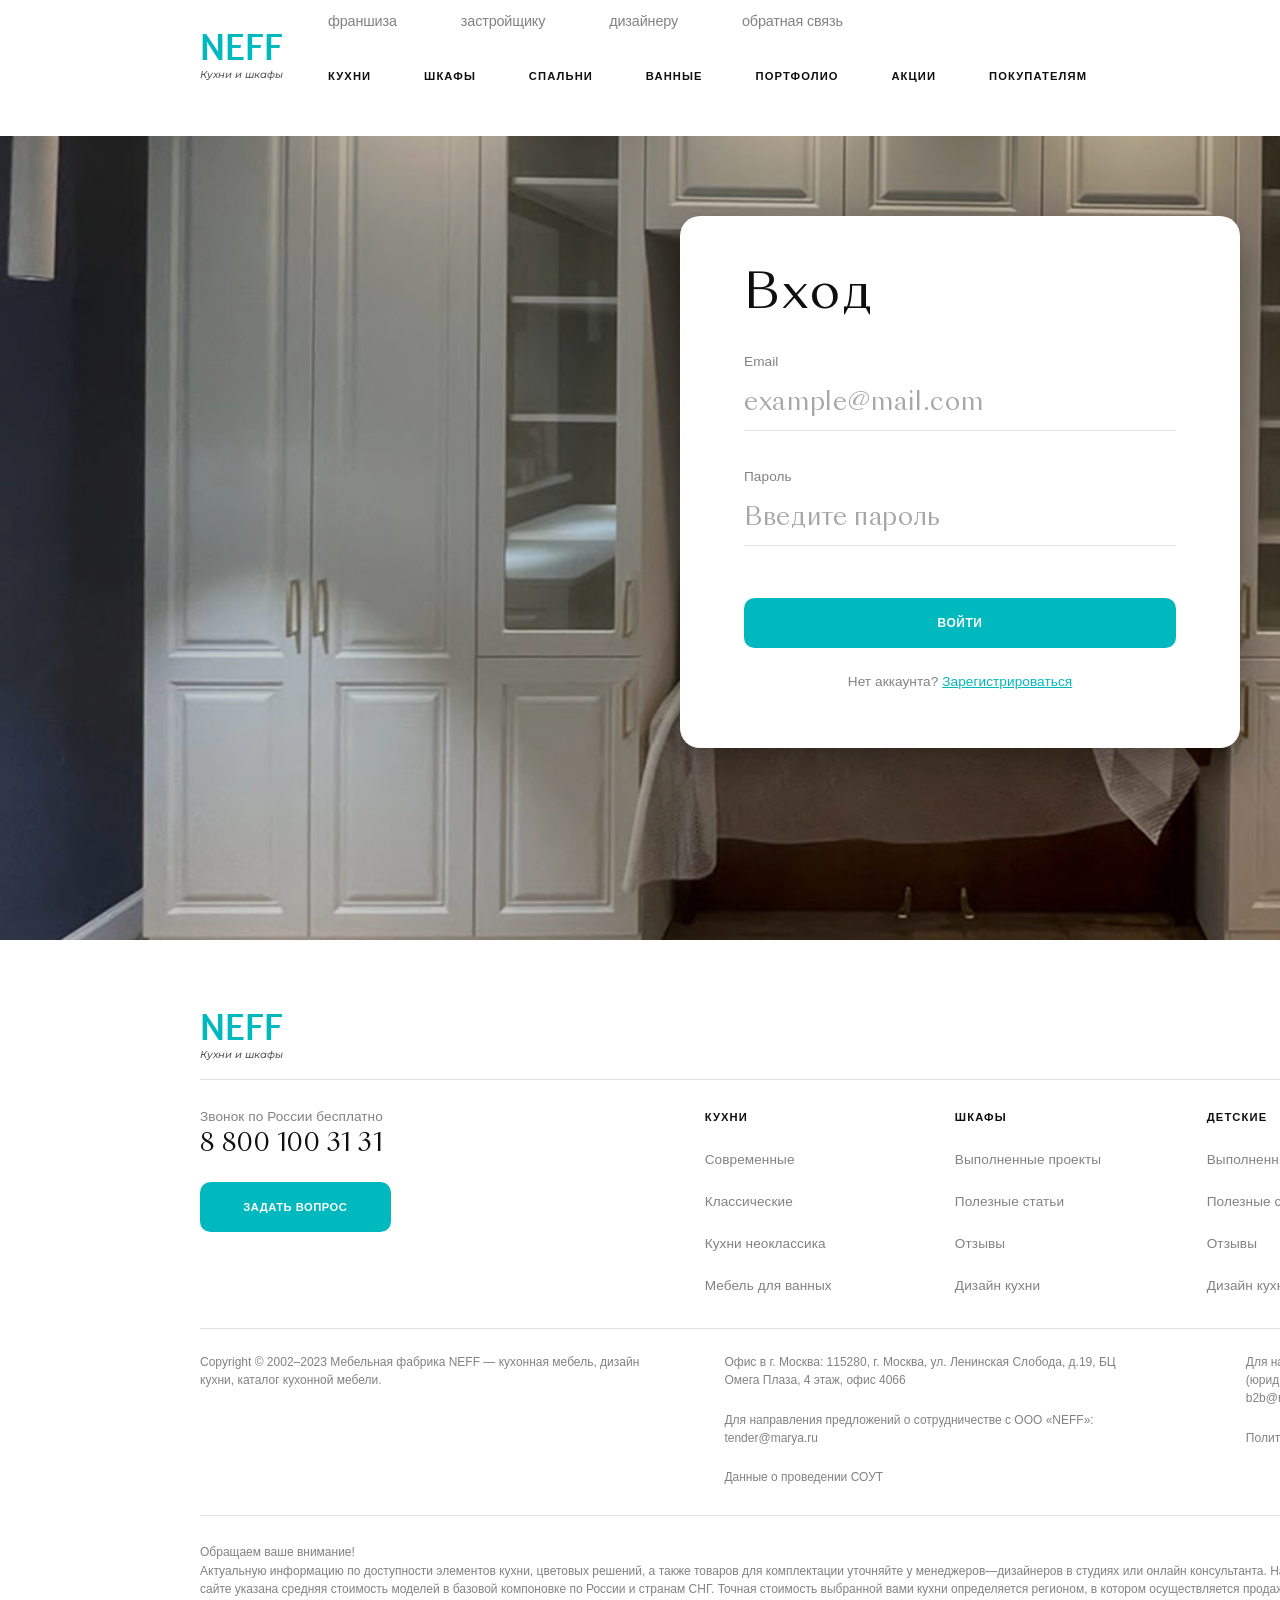
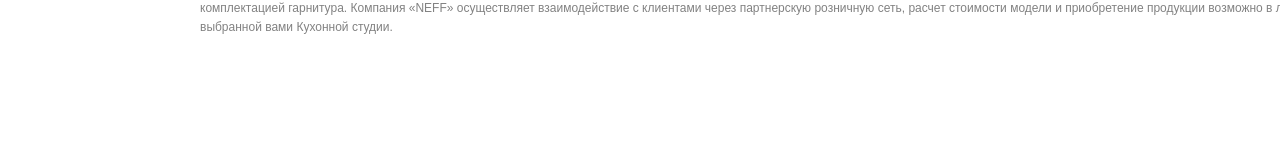
<file: dashboard.html>
<!DOCTYPE html>
<html lang="ru">
<head>
    <meta charset="UTF-8">
    <meta name="viewport" content="width=device-width, initial-scale=1.0">
    <title>NEFF - Личный кабинет</title>
    <link rel="stylesheet" href="themes.css">
    <link rel="stylesheet" href="styles.css">
    <link rel="stylesheet" href="animations.css">
    <link rel="stylesheet" href="dashboard.css">
</head>
<body>
    <div id="preloader">
        <div class="preloader-content">
            <div class="font-logo-neff">NEFF</div>
            <div class="preloader-line"></div>
        </div>
    </div>

    <header class="header dashboard-header">
        <div class="container header__container">
            <a class="dashboard-brand" href="index.html">
                <span class="font-logo-neff">NEFF</span>
                <span class="font-logo-subtitle">Кухни и шкафы</span>
            </a>
            <nav class="dashboard-header__nav" aria-label="Навигация кабинета">
                <a href="catalog.html">Каталог</a>
                <a href="index.html">На сайт</a>
                <button type="button" class="dashboard-icon-btn" id="dashboard-settings" title="Настройки" aria-label="Открыть настройки">⚙</button>
                <button type="button" class="dashboard-logout" id="dashboard-logout">Выйти</button>
            </nav>
        </div>
    </header>

    <main class="dashboard">
        <div class="container">
            <div class="dashboard-title-row">
                <div>
                    <p class="dashboard-eyebrow" id="dashboard-role">Личный кабинет</p>
                    <h1 class="dashboard-title" id="dashboard-title">Панель управления</h1>
                </div>
                <div class="dashboard-user" id="dashboard-user"></div>
            </div>

            <nav class="dashboard-tabs" id="dashboard-tabs" aria-label="Разделы кабинета"></nav>
            <div id="dashboard-content" class="dashboard-content" aria-live="polite"></div>
        </div>
    </main>

    <dialog class="dashboard-dialog" id="entity-dialog">
        <form method="dialog" class="dashboard-dialog__panel" id="entity-form">
            <div class="dashboard-dialog__header">
                <h2 id="entity-dialog-title">Редактирование</h2>
                <button class="dashboard-icon-btn" value="cancel" type="submit" aria-label="Закрыть">×</button>
            </div>
            <div id="entity-form-fields" class="dashboard-form-grid"></div>
            <div class="dashboard-dialog__actions">
                <button class="dashboard-btn dashboard-btn--secondary" value="cancel" type="submit">Отмена</button>
                <button class="dashboard-btn dashboard-btn--primary" id="entity-save" value="default" type="submit">Сохранить</button>
            </div>
        </form>
    </dialog>

    <script src="i18n.js"></script>
    <script src="animations.js"></script>
    <script src="settings.js"></script>
    <script src="api.js"></script>
    <script src="dashboard.js"></script>
</body>
</html>
</file>
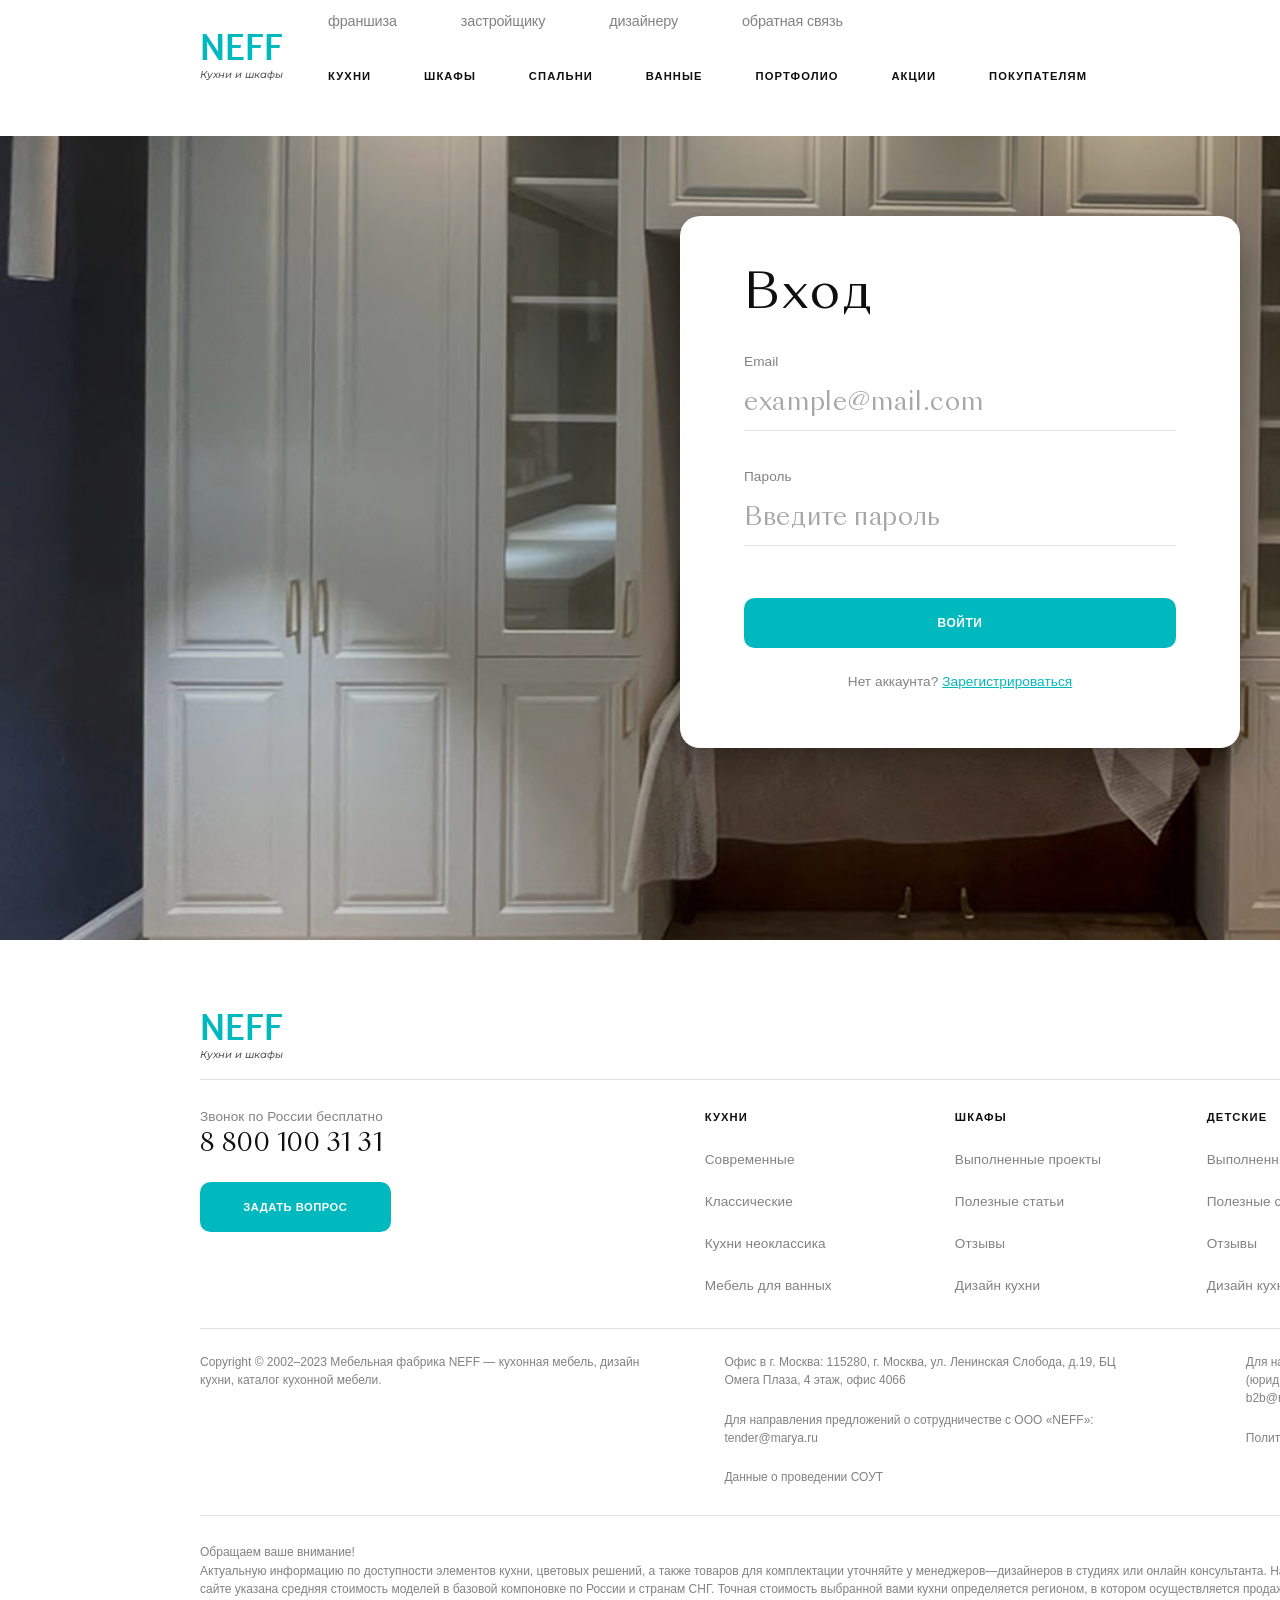
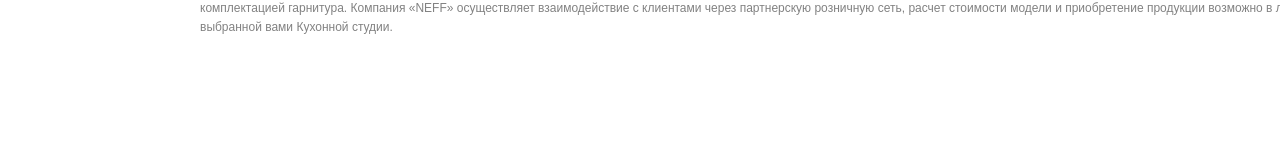
<file: login.html>
<!DOCTYPE html>
<html lang="ru">
<head>
    <meta charset="UTF-8">
    <meta name="viewport" content="width=device-width, initial-scale=1.0">
    <title>NEFF - Вход</title>
    <link rel="preconnect" href="https://fonts.googleapis.com">
    <link rel="preconnect" href="https://fonts.gstatic.com" crossorigin>
    <link href="https://fonts.googleapis.com/css2?family=Amaranth&family=Montserrat:ital,wght@1,500&display=swap" rel="stylesheet">
    <link rel="stylesheet" href="themes.css"> 
    <link rel="stylesheet" href="styles.css">  
    <link rel="stylesheet" href="register.css">
</head>
<body class="auth-page login-page">
    <div id="preloader">
        <div class="preloader-content">
            <div class="preloader-line"></div>
        </div>
    </div>
    <header class="header">
        <div class="container header__container">

            <div class="header__logo">
                <a href="index.html" style="text-decoration: none;">
                    <div class="font-logo-neff">NEFF</div>
                    <div class="font-logo-subtitle">Кухни и шкафы</div>
                </a>
            </div>

            <nav class="header__nav desktop-only">
                <div class="header__nav-top">
                    <a href="index.html#about" class="font-nav-top">франшиза</a>
                    <a href="catalog.html#design-order" class="font-nav-top">застройщику</a>
                    <a href="portfolio.html#portfolio-projects" class="font-nav-top">дизайнеру</a>
                    <a href="index.html#get-design" class="font-nav-top">обратная связь</a>
                </div>
                <div class="header__nav-bottom">
                    <a href="catalog.html" class="font-nav-bottom" id="dropdown-trigger">кухни</a>
                    <a href="catalog.html?collection=wardrobes#catalog-products" class="font-nav-bottom">шкафы</a>
                    <a href="catalog.html?collection=bedrooms#catalog-products" class="font-nav-bottom">спальни</a>
                    <a href="catalog.html?collection=bathrooms#catalog-products" class="font-nav-bottom">ванные</a>
                    <a href="portfolio.html" class="font-nav-bottom">портфолио</a>
                    <a href="promos.html" class="font-nav-bottom">акции</a>
                    <a href="index.html#process" class="font-nav-bottom">покупателям</a>
                </div>
            </nav>

            <div class="header__contacts desktop-only">
                <a href="tel:88001003131" class="font-phone">8 800 100 31 31</a>
                <button class="btn-order">ЗАКАЗАТЬ ПРОЕКТ</button>
            </div>


            <div class="burger-menu" id="burger-btn">
                <span></span>
                <span></span>
                <span></span>
            </div>
        </div>

        <div class="dropdown-menu" id="dropdown-menu">
            <div class="container dropdown__container">
                <div class="dropdown__col dropdown__col--left">
                    <a href="catalog.html?category=modern#catalog-products" class="dropdown__link-large">Современный стиль</a>
                    <a href="catalog.html?category=neoclassic#catalog-products" class="dropdown__link-large">Неоклассический стиль</a>
                    <a href="catalog.html?category=classic#catalog-products" class="dropdown__link-large">Классический стиль</a>
                </div>

                <div class="dropdown__divider"></div>

                <div class="dropdown__col dropdown__col--middle">
                    <a href="catalog.html?collection=wardrobes#catalog-products" class="dropdown__link-small">Распашные</a>
                    <a href="catalog.html?collection=wardrobes#catalog-products" class="dropdown__link-small">Купе</a>
                    <a href="catalog.html?collection=wardrobes#catalog-products" class="dropdown__link-small">Dali</a>
                    <a href="catalog.html?collection=wardrobes#catalog-products" class="dropdown__link-small">Dante</a>
                    <a href="catalog.html?collection=wardrobes#catalog-products" class="dropdown__link-small">Гардеробные</a>
                </div>

                <div class="dropdown__divider"></div>

                <div class="dropdown__col dropdown__col--right">
                    <div class="dropdown__promo">
                        <img src="./Assets/img/kitchen.png" alt="Кухня" class="dropdown__promo-img">
                        <div class="dropdown__promo-text">
                            <h3 class="dropdown__promo-title">Скидка 19% на топ-модели!</h3>
                            <p class="dropdown__promo-subtitle">Модели месяца по специальной цене!</p>
                        </div>
                    </div>
                </div>
            </div>
        </div>
    </header>
    <main>
        <section class="get-design-section" style="padding-top: 5rem; min-height: 100vh;">
        <div class="container design-wrapper" style="justify-content: center;">
            <div class="design-card auth-card" style="width: 35rem; margin: 0 auto;">
                <h2 class="font-heading-huge" style="font-size: 3rem; text-transform: none; margin-bottom: 2rem;">Вход</h2>
                
                <form id="login-form" class="design-form">
                    
                    <div class="form-group input-wrapper">
                        <label class="secondary-section-subtitle">Email</label>
                        <input type="email" id="login-email" class="font-portfolio-desc form-input" placeholder="example@mail.com" required>
                        <span class="error-msg"></span>
                    </div>

                    <div class="form-group input-wrapper">
                        <label class="secondary-section-subtitle">Пароль</label>
                        <input type="password" id="login-password" class="font-portfolio-desc form-input" placeholder="Введите пароль" required>
                        <span class="error-msg"></span>
                    </div>

                    <button type="submit" id="btn-login" class="btn-order design-submit-btn" style="margin-top: 1rem;">ВОЙТИ</button>
                </form>
                
                <p class="secondary-section-subtitle" style="margin-top: 1.5rem; text-align: center;">
                    Нет аккаунта? <a href="register.html" style="color: var(--accent-color);">Зарегистрироваться</a>
                </p>
            </div>
        </div>
    </section>
    </main>

    <footer class="footer" id="site-footer" style="padding-left: 1.8rem;">
        <div class="container">
            
            <div class="footer__row footer__top">
                <div class="header__logo">
                    <div class="font-logo-neff">NEFF</div>
                    <div class="font-logo-subtitle">Кухни и шкафы</div>
                </div>
                <div class="footer__socials">
                    <a href="https://www.instagram.com/" class="social-link"><img src="./Assets/icons/instagram.png" alt="Inst"></a>
                    <a href="https://vk.com/" class="social-link"><img src="./Assets/icons/vk.png" alt="VK"></a>
                </div>
            </div>

            <div class="footer__row footer__nav" style="margin-bottom: 1rem;">
                <div class="footer__nav-contacts">
                    <p class="secondary-section-subtitle">Звонок по России бесплатно</p>
                    <p href="tel:88001003131" class="font-portfolio-desc" style="letter-spacing: 0.03rem; margin-bottom: 1.1rem;">8 800 100 31 31</p>
                    <button class="btn-order footer-btn">ЗАДАТЬ ВОПРОС</button>
                </div>

                <div class="footer__nav-cols">
                    <div class="footer__col" style="margin-right: 7.7rem;">
                        <h4 class="font-nav-bottom">КУХНИ</h4>
                        <a href="catalog.html?category=modern#catalog-products" class="secondary-section-subtitle">Современные</a>
                        <a href="catalog.html?category=classic#catalog-products" class="secondary-section-subtitle">Классические</a>
                        <a href="catalog.html?category=neoclassic#catalog-products" class="secondary-section-subtitle">Кухни неоклассика</a>
                        <a href="catalog.html?collection=bathrooms#catalog-products" class="secondary-section-subtitle">Мебель для ванных</a>
                    </div>
                    <div class="footer__col" style="margin-right: 6.6rem; margin-bottom: 0.8rem;">
                        <h4 class="font-nav-bottom">ШКАФЫ</h4>
                        <a href="portfolio.html#portfolio-projects" class="secondary-section-subtitle">Выполненные проекты</a>
                        <a href="articles.html#articles-list" class="secondary-section-subtitle">Полезные статьи</a>
                        <a href="reviews.html#reviews-list" class="secondary-section-subtitle">Отзывы</a>
                        <a href="articles.html?tag=дизайн#articles-list" class="secondary-section-subtitle">Дизайн кухни</a>
                    </div>
                    <div class="footer__col" style="margin-right: 6.5rem;">
                        <h4 class="font-nav-bottom">ДЕТСКИЕ</h4>
                        <a href="portfolio.html#portfolio-projects" class="secondary-section-subtitle">Выполненные проекты</a>
                        <a href="articles.html#articles-list" class="secondary-section-subtitle">Полезные статьи</a>
                        <a href="reviews.html#reviews-list" class="secondary-section-subtitle">Отзывы</a>
                        <a href="articles.html?tag=дизайн#articles-list" class="secondary-section-subtitle">Дизайн кухни</a>
                    </div>
                    <div class="footer__col" style="margin-right: 7.3rem;">
                        <h4 class="font-nav-bottom">СПАЛЬНИ</h4>
                        <a href="portfolio.html#portfolio-projects" class="secondary-section-subtitle">Выполненные проекты</a>
                        <a href="articles.html#articles-list" class="secondary-section-subtitle">Полезные статьи</a>
                        <a href="reviews.html#reviews-list" class="secondary-section-subtitle">Отзывы</a>
                        <a href="articles.html?tag=дизайн#articles-list" class="secondary-section-subtitle">Дизайн кухни</a>
                    </div>
                </div>
            </div>

            <div class="footer__row footer__info">
                <div class="footer__info-left">
                    <p class="secondary-section-subtitle" style="font-size: 0.75rem; letter-spacing: 0rem;">
                        Copyright © 2002–2023 Мебельная фабрика NEFF — кухонная мебель, дизайн кухни, каталог кухонной мебели.
                    </p>
                </div>
                <div class="footer__info-middle">
                    <p class="secondary-section-subtitle" style="font-size: 0.75rem; letter-spacing: 0rem;">Офис в г. Москва: 115280, г. Москва, ул. Ленинская Слобода, д.19, БЦ Омега Плаза, 4 этаж, офис 4066</p>
                    <p class="secondary-section-subtitle" style="font-size: 0.75rem; letter-spacing: 0rem;">Для направления предложений о сотрудничестве с ООО «NEFF»: <br> tender@marya.ru</p>
                    <p class="secondary-section-subtitle" style="font-size: 0.75rem; letter-spacing: 0rem;">Данные о проведении СОУТ</p>
                </div>
                <div class="footer__info-right">
                    <p class="secondary-section-subtitle" style="font-size: 0.75rem; letter-spacing: 0rem;">Для направления запросов на изготовление мебели (юридические лица, застройщики): <br> b2b@marya.com</p>
                    <p class="secondary-section-subtitle" style="font-size: 0.75rem;">Политика конфиденциальности</p>
                </div>
            </div>

            <div class="footer__row footer__warning">
                <p class="secondary-section-subtitle"style="font-size: 0.75rem; letter-spacing: 0rem; line-height: 1.55">
                    Обращаем ваше внимание! <br>
                    Актуальную информацию по доступности элементов кухни, цветовых решений, а также товаров для комплектации уточняйте у менеджеров—дизайнеров в студиях или онлайн консультанта. На сайте указана средняя стоимость моделей в базовой компоновке по России и странам СНГ. Точная стоимость выбранной вами кухни определяется регионом, в котором осуществляется продажа, и комплектацией гарнитура. Компания «NEFF» осуществляет взаимодействие с клиентами через партнерскую розничную сеть, расчет стоимости модели и приобретение продукции возможно в любой выбранной вами Кухонной студии.
                </p>
            </div>

        </div>
    </footer>
    <script src="i18n.js"></script> 
    <script src="animations.js"></script>
    <script src="settings.js"></script>
    <script src="auth.js"></script>
</body>
</html>
</file>
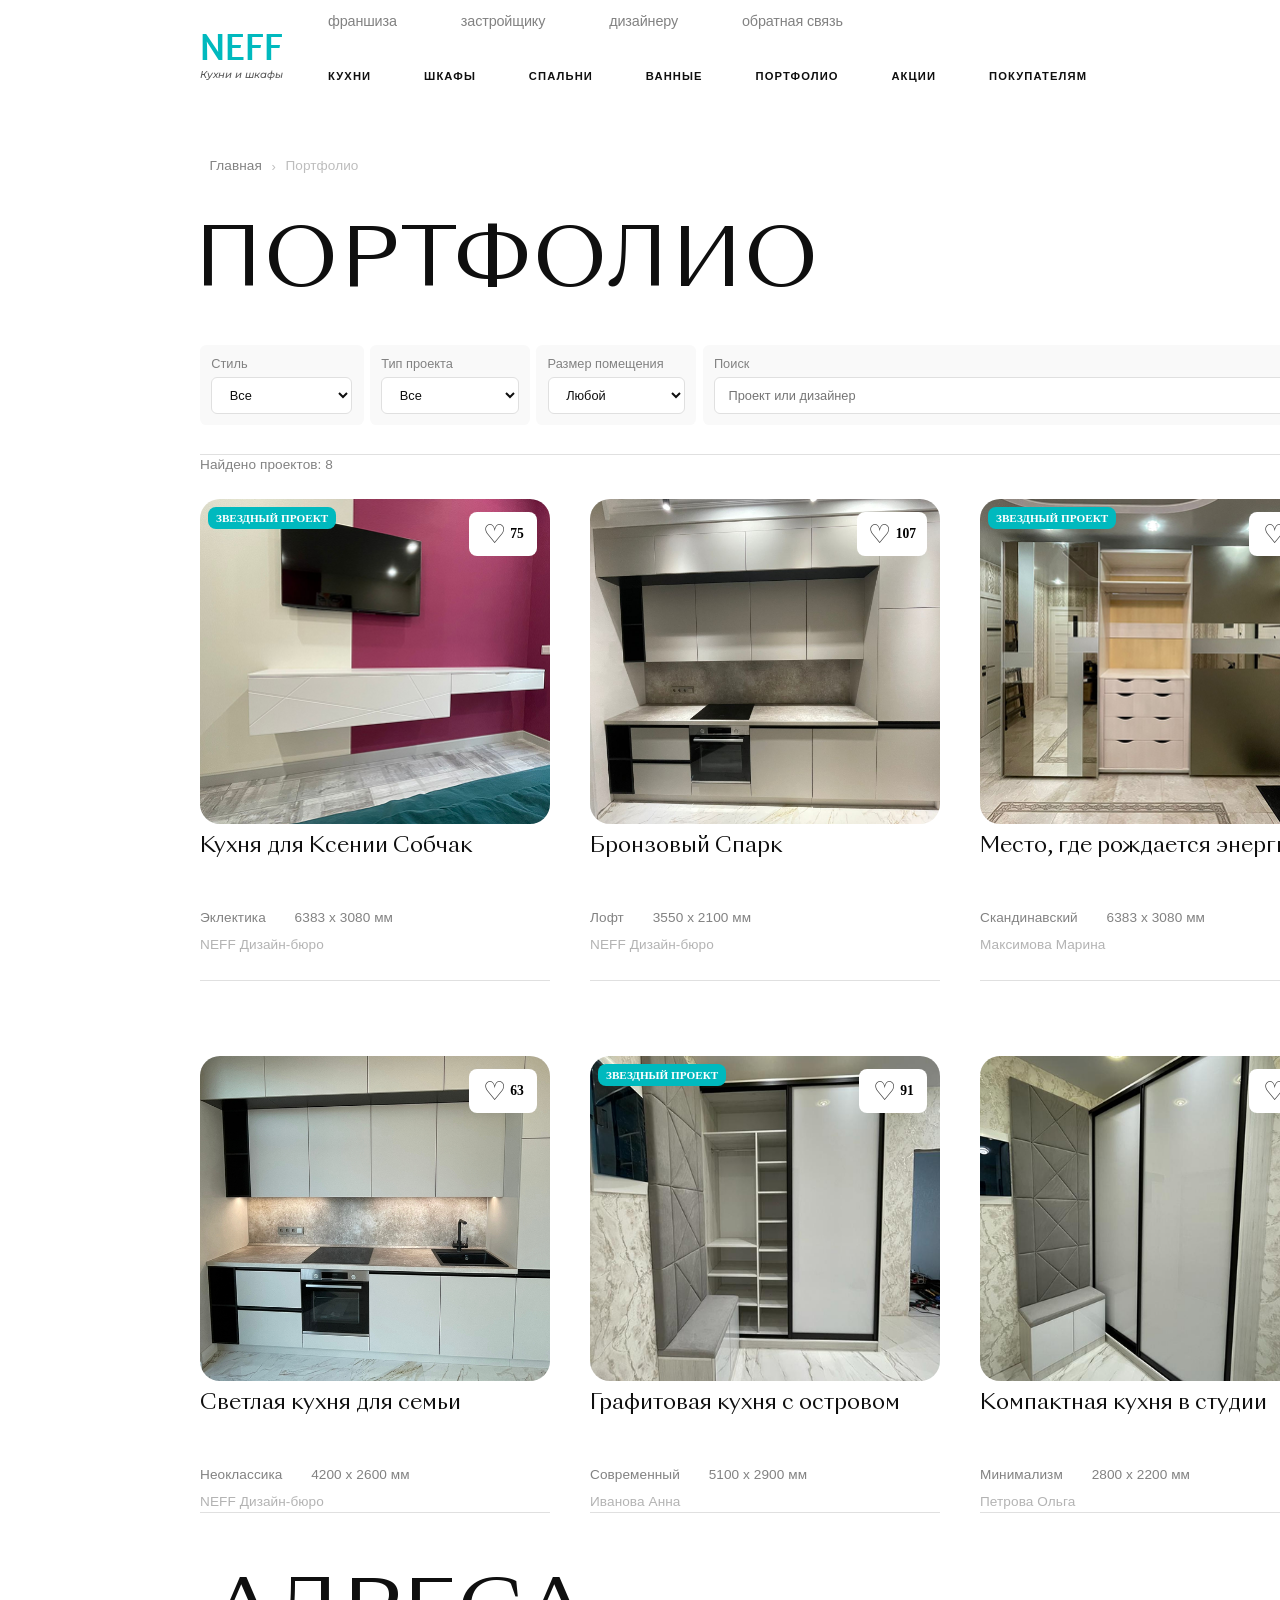
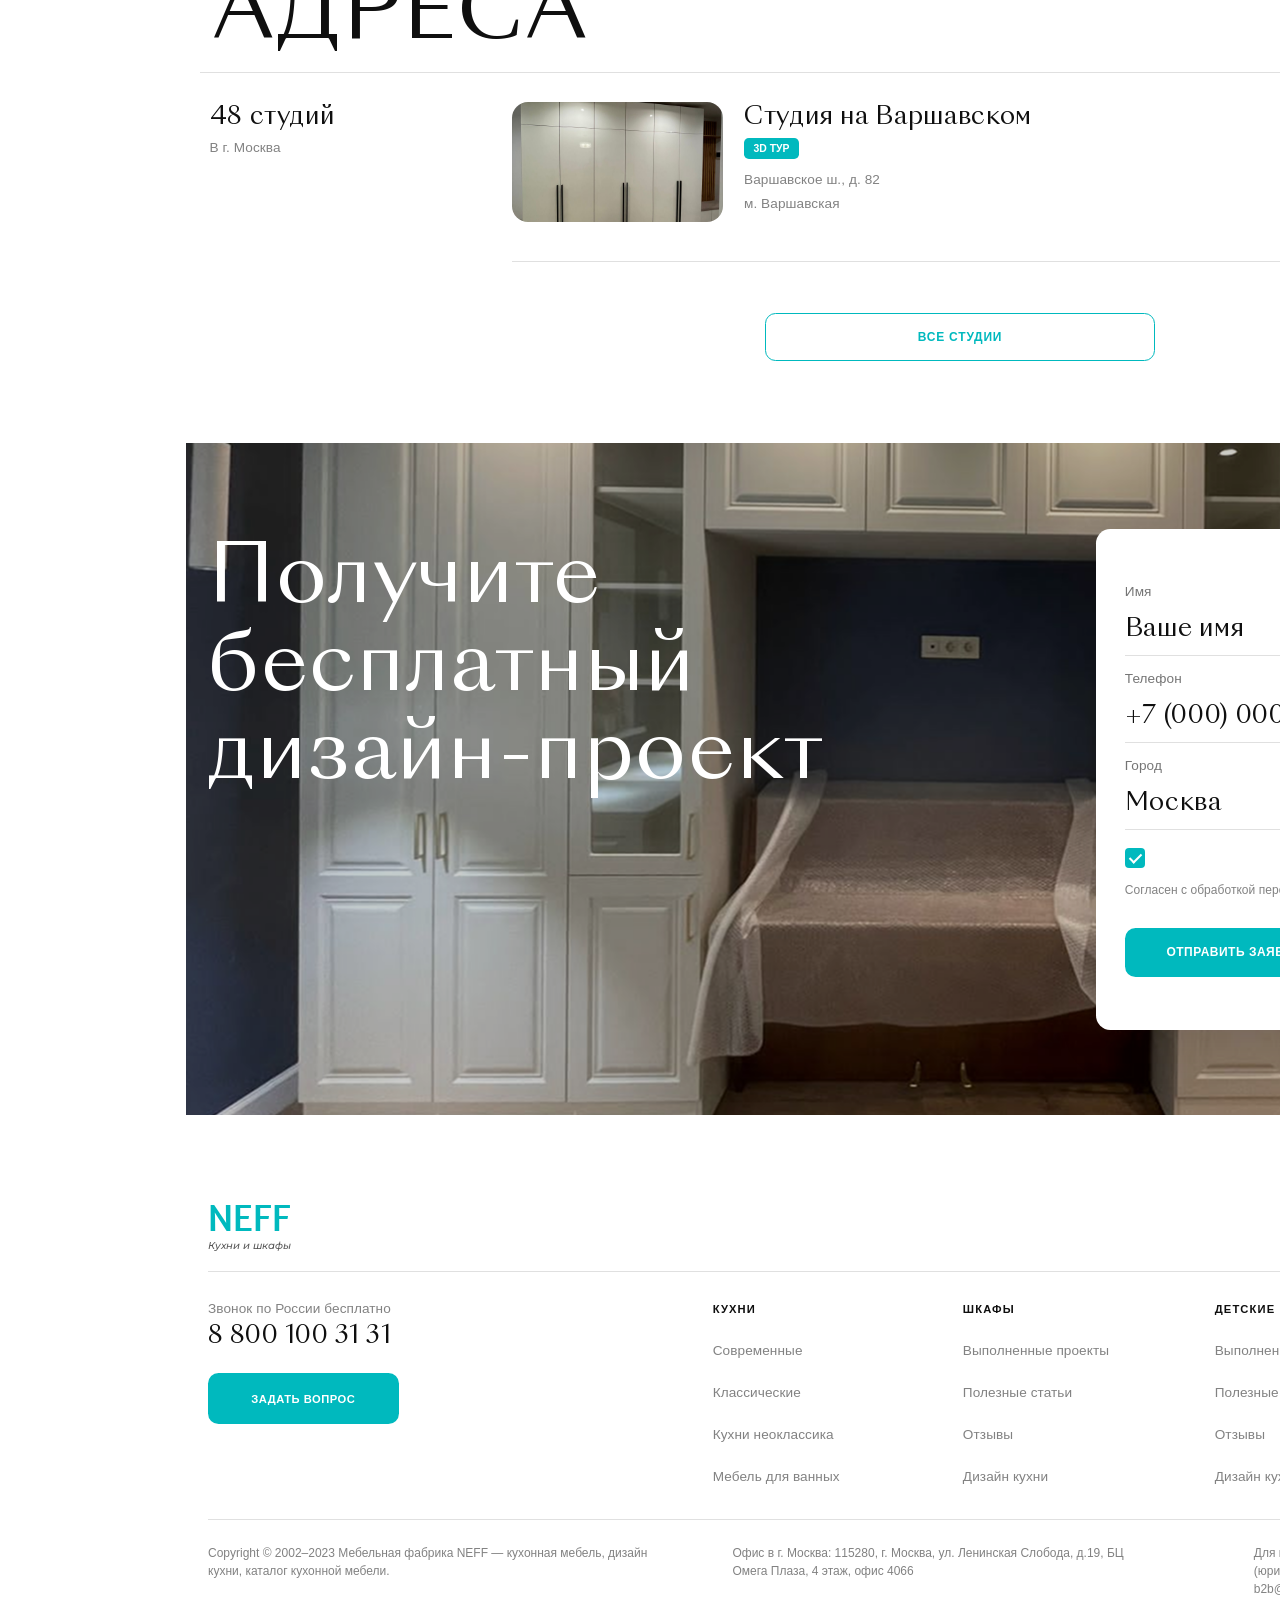
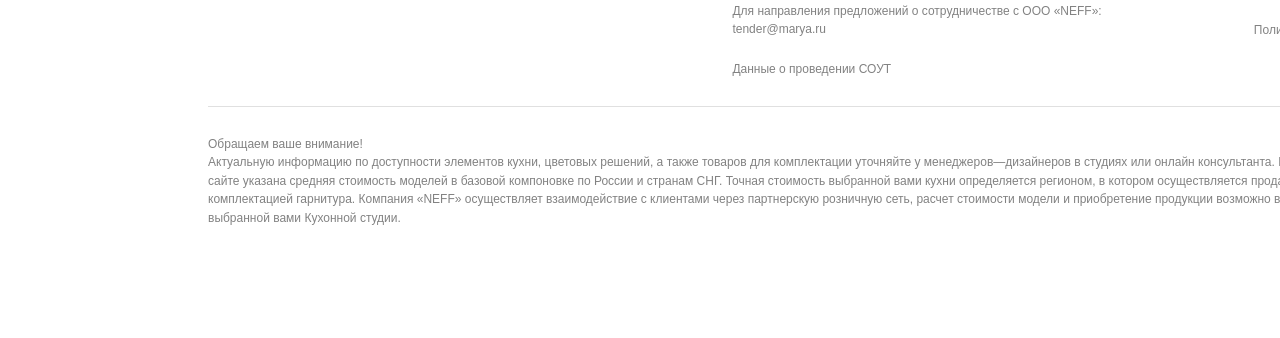
<file: portfolio.html>
<!DOCTYPE html>
<html lang="ru">
<head>
    <meta charset="UTF-8">
    <meta name="viewport" content="width=device-width, initial-scale=1.0">
    <title>NEFF - Портфолио</title>
    <link rel="preconnect" href="https://fonts.googleapis.com">
    <link rel="preconnect" href="https://fonts.gstatic.com" crossorigin>
    <link href="https://fonts.googleapis.com/css2?family=Amaranth&family=Montserrat:ital,wght@1,500&display=swap" rel="stylesheet">
    <link rel="stylesheet" href="catalog.css"> 
    <link rel="stylesheet" href="themes.css">
    <link rel="stylesheet" href="styles.css">  
    <link rel="stylesheet" href="portfolio.css">
    <link rel="stylesheet" href="portfolio-mobile.css">
    <link rel="stylesheet" href="portfolio-tablet.css">
    <link rel="stylesheet" href="animations.css">
</head>
<body>
    <div id="preloader">
        <div class="preloader-content">
            <div class="font-logo-neff">NEFF</div>
            <div class="preloader-line"></div>
        </div>
    </div>
    <header class="header">
        <div class="container header__container">

            <div class="header__logo">
                <div class="font-logo-neff">NEFF</div>
                <div class="font-logo-subtitle">Кухни и шкафы</div>
            </div>

            <nav class="header__nav desktop-only">
                <div class="header__nav-top">
                    <a href="index.html#about" class="font-nav-top">франшиза</a>
                    <a href="catalog.html#design-order" class="font-nav-top">застройщику</a>
                    <a href="portfolio.html#portfolio-projects" class="font-nav-top">дизайнеру</a>
                    <a href="index.html#get-design" class="font-nav-top">обратная связь</a>
                </div>
                <div class="header__nav-bottom">
                    <a href="catalog.html" class="font-nav-bottom" id="dropdown-trigger">кухни</a>
                    <a href="catalog.html?collection=wardrobes#catalog-products" class="font-nav-bottom">шкафы</a>
                    <a href="catalog.html?collection=bedrooms#catalog-products" class="font-nav-bottom">спальни</a>
                    <a href="catalog.html?collection=bathrooms#catalog-products" class="font-nav-bottom">ванные</a>
                    <a href="portfolio.html" class="font-nav-bottom">портфолио</a>
                    <a href="promos.html" class="font-nav-bottom">акции</a>
                    <a href="index.html#process" class="font-nav-bottom">покупателям</a>
                </div>
            </nav>

            <div class="header__contacts desktop-only">
                <a href="tel:88001003131" class="font-phone">8 800 100 31 31</a>
                <button class="btn-order">ЗАКАЗАТЬ ПРОЕКТ</button>
            </div>


            <div class="burger-menu" id="burger-btn">
                <span></span>
                <span></span>
                <span></span>
            </div>
        </div>

        <div class="dropdown-menu" id="dropdown-menu">
            <div class="container dropdown__container">
                <div class="dropdown__col dropdown__col--left">
                    <a href="catalog.html?category=modern#catalog-products" class="dropdown__link-large">Современный стиль</a>
                    <a href="catalog.html?category=neoclassic#catalog-products" class="dropdown__link-large">Неоклассический стиль</a>
                    <a href="catalog.html?category=classic#catalog-products" class="dropdown__link-large">Классический стиль</a>
                </div>

                <div class="dropdown__divider"></div>

                <div class="dropdown__col dropdown__col--middle">
                    <a href="catalog.html?collection=wardrobes#catalog-products" class="dropdown__link-small">Распашные</a>
                    <a href="catalog.html?collection=wardrobes#catalog-products" class="dropdown__link-small">Купе</a>
                    <a href="catalog.html?collection=wardrobes#catalog-products" class="dropdown__link-small">Dali</a>
                    <a href="catalog.html?collection=wardrobes#catalog-products" class="dropdown__link-small">Dante</a>
                    <a href="catalog.html?collection=wardrobes#catalog-products" class="dropdown__link-small">Гардеробные</a>
                </div>

                <div class="dropdown__divider"></div>

                <div class="dropdown__col dropdown__col--right">
                    <div class="dropdown__promo">
                        <img src="./Assets/img/kitchen.png" alt="Кухня" class="dropdown__promo-img">
                        <div class="dropdown__promo-text">
                            <h3 class="dropdown__promo-title">Скидка 19% на топ-модели!</h3>
                            <p class="dropdown__promo-subtitle">Модели месяца по специальной цене!</p>
                        </div>
                    </div>
                </div>
            </div>
        </div>
    </header>

    <main class="portfolio-page" id="portfolio-projects">
        <div class="container">
            
            <nav class="breadcrumbs">
                <a href="index.html" class="secondary-section-subtitle">Главная</a>
                <span class="secondary-section-subtitle divider">›</span>
                <span class="secondary-section-subtitle current">Портфолио</span>
            </nav>

            <h1 class="font-heading-huge portfolio-title">Портфолио</h1>

            <div class="portfolio-filters-row">
                <div class="filter-pills">
                    <label class="filter-pill portfolio-filter-control">
                        <span>Стиль</span>
                        <select id="portfolio-style">
                            <option value="">Все</option>
                        </select>
                    </label>
                    <label class="filter-pill portfolio-filter-control">
                        <span>Тип проекта</span>
                        <select id="portfolio-type">
                            <option value="">Все</option>
                            <option value="star">Звездные</option>
                            <option value="regular">Клиентские</option>
                        </select>
                    </label>
                    <label class="filter-pill portfolio-filter-control">
                        <span>Размер помещения</span>
                        <select id="portfolio-size">
                            <option value="">Любой</option>
                            <option value="compact">Компактный</option>
                            <option value="medium">Средний</option>
                            <option value="large">Большой</option>
                        </select>
                    </label>
                    <label class="filter-pill portfolio-filter-control portfolio-filter-control--search">
                        <span>Поиск</span>
                        <input id="portfolio-search" type="search" placeholder="Проект или дизайнер" autocomplete="off">
                    </label>
                    <label class="filter-pill portfolio-filter-control">
                        <span>Сортировка</span>
                        <select id="portfolio-sort">
                            <option value="default">По умолчанию</option>
                            <option value="likes-desc">По популярности</option>
                            <option value="title">По названию</option>
                        </select>
                    </label>
                </div>
                <button class="btn-apply" id="portfolio-apply" type="button" style="width: 6rem;">Применить</button>
                <button class="collection-tools__reset" id="portfolio-reset" type="button">Сбросить</button>
            </div>

            <p class="collection-results secondary-section-subtitle" id="portfolio-results" aria-live="polite"></p>
            <div class="portfolio-grid-4" id="portfolio-grid" data-json="projects">
                
                <article class="portfolio-item">
                    <div class="portfolio-item__image-container">
                        <span class="badge-star">Звездный проект</span>
                        <div class="portfolio-item__likes">
                            <img src="./Assets/icons/likes.png" alt="">
                            <span>75</span>
                        </div>
                        <img src="./Assets/img/portfolio-gallery-01.jpg" alt="Проект" class="main-project-img">
                    </div>
                    <div class="portfolio-item__info">
                        <h3 class="font-card-title">Кухня для Ксении Собчак</h3>
                        <div class="portfolio-item__meta">
                            <p class="secondary-section-subtitle">Эклектика</p>
                            <p class="secondary-section-subtitle">6383 х 3080 мм</p>
                        </div>
                        <p class="secondary-section-subtitle designer-label">"NEFF" Дизайн-бюро</p>
                    </div>
                </article>

                <article class="portfolio-item">
                    <div class="portfolio-item__image-container">
                        <div class="portfolio-item__likes">
                            <img src="./Assets/icons/likes.png" alt="">
                            <span>107</span>
                        </div>
                        <img src="./Assets/img/kitchen-2.png" alt="Бронзовый Спарк" class="main-project-img">
                    </div>
                    <div class="portfolio-item__info">
                        <h3 class="font-card-title">Бронзовый Спарк</h3>
                        <div class="portfolio-item__meta">
                            <p class="secondary-section-subtitle">Лофт</p>
                            <p class="secondary-section-subtitle">3550 х 2100 мм</p>
                        </div>
                        <p class="secondary-section-subtitle designer-label">"NEFF" Дизайн-бюро</p>
                    </div>
                </article>

                <article class="portfolio-item">
                    <div class="portfolio-item__image-container">
                        <span class="badge-star">Звездный проект</span>
                        <div class="portfolio-item__likes">
                            <img src="./Assets/icons/likes.png" alt="">
                            <span>75</span>
                        </div>
                        <img src="./Assets/img/portfolio-gallery-02.jpg" alt="Проект" class="main-project-img">
                    </div>
                    <div class="portfolio-item__info">
                        <h3 class="font-card-title">Место, где рождается энергия</h3>
                        <div class="portfolio-item__meta">
                            <p class="secondary-section-subtitle">Скандинавский</p>
                            <p class="secondary-section-subtitle">6383 х 3080 мм</p>
                        </div>
                        <p class="secondary-section-subtitle designer-label">Максимова Марина</p>
                    </div>
                </article>

                <article class="portfolio-item">
                    <div class="portfolio-item__image-container">
                        <div class="portfolio-item__likes">
                            <img src="./Assets/icons/likes.png" alt="">
                            <span>107</span>
                        </div>
                        <img src="./Assets/img/portfolio-gallery-03.jpg" alt="Бронзовый Спарк" class="main-project-img">
                    </div>
                     <div class="portfolio-item__info">
                        <h3 class="font-card-title" style="margin-bottom: 1rem;">Кухня для резидента Comedy Club: стекло, дерево и бетон</h3>
                        <div class="portfolio-item__meta">
                            <p class="secondary-section-subtitle">Лофт</p>
                            <p class="secondary-section-subtitle">3550 х 2100 мм</p>
                        </div>
                        <p class="secondary-section-subtitle designer-label">Хващевская Татьяна</p>
                    </div>
                </article>

                <article class="portfolio-item">
                    <div class="portfolio-item__image-container">
                        <span class="badge-star">Звездный проект</span>
                        <div class="portfolio-item__likes">
                            <img src="./Assets/icons/likes.png" alt="">
                            <span>75</span>
                        </div>
                        <img src="./Assets/img/portfolio-gallery-01.jpg" alt="Проект" class="main-project-img">
                    </div>
                    <div class="portfolio-item__info">
                        <h3 class="font-card-title">Кухня для Ксении Собчак</h3>
                        <div class="portfolio-item__meta">
                            <p class="secondary-section-subtitle">Эклектика</p>
                            <p class="secondary-section-subtitle">6383 х 3080 мм</p>
                        </div>
                        <p class="secondary-section-subtitle designer-label">"NEFF" Дизайн-бюро</p>
                    </div>
                </article>

                <article class="portfolio-item">
                    <div class="portfolio-item__image-container">
                        <div class="portfolio-item__likes">
                            <img src="./Assets/icons/likes.png" alt="">
                            <span>107</span>
                        </div>
                        <img src="./Assets/img/kitchen-2.png" alt="Бронзовый Спарк" class="main-project-img">
                    </div>
                    <div class="portfolio-item__info">
                        <h3 class="font-card-title">Бронзовый Спарк</h3>
                        <div class="portfolio-item__meta">
                            <p class="secondary-section-subtitle">Лофт</p>
                            <p class="secondary-section-subtitle">3550 х 2100 мм</p>
                        </div>
                        <p class="secondary-section-subtitle designer-label">"NEFF" Дизайн-бюро</p>
                    </div>
                </article>

                <article class="portfolio-item">
                    <div class="portfolio-item__image-container">
                        <span class="badge-star">Звездный проект</span>
                        <div class="portfolio-item__likes">
                            <img src="./Assets/icons/likes.png" alt="">
                            <span>75</span>
                        </div>
                        <img src="./Assets/img/portfolio-gallery-02.jpg" alt="Проект" class="main-project-img">
                    </div>
                    <div class="portfolio-item__info">
                        <h3 class="font-card-title">Место, где рождается энергия</h3>
                        <div class="portfolio-item__meta">
                            <p class="secondary-section-subtitle">Скандинавский</p>
                            <p class="secondary-section-subtitle">6383 х 3080 мм</p>
                        </div>
                        <p class="secondary-section-subtitle designer-label">Максимова Марина</p>
                    </div>
                </article>

                <article class="portfolio-item">
                    <div class="portfolio-item__image-container">
                        <div class="portfolio-item__likes">
                            <img src="./Assets/icons/likes.png" alt="">
                            <span>107</span>
                        </div>
                        <img src="./Assets/img/portfolio-gallery-03.jpg" alt="Бронзовый Спарк" class="main-project-img">
                    </div>
                     <div class="portfolio-item__info">
                        <h3 class="font-card-title" style="margin-bottom: 1rem;">Кухня для резидента Comedy Club: стекло, дерево и бетон</h3>
                        <div class="portfolio-item__meta">
                            <p class="secondary-section-subtitle">Лофт</p>
                            <p class="secondary-section-subtitle">3550 х 2100 мм</p>
                        </div>
                        <p class="secondary-section-subtitle designer-label">Хващевская Татьяна</p>
                    </div>
                </article>

                <article class="portfolio-item">
                    <div class="portfolio-item__image-container">
                        <span class="badge-star">Звездный проект</span>
                        <div class="portfolio-item__likes">
                            <img src="./Assets/icons/likes.png" alt="">
                            <span>75</span>
                        </div>
                        <img src="./Assets/img/portfolio-gallery-01.jpg" alt="Проект" class="main-project-img">
                    </div>
                    <div class="portfolio-item__info">
                        <h3 class="font-card-title">Кухня для Ксении Собчак</h3>
                        <div class="portfolio-item__meta">
                            <p class="secondary-section-subtitle">Эклектика</p>
                            <p class="secondary-section-subtitle">6383 х 3080 мм</p>
                        </div>
                        <p class="secondary-section-subtitle designer-label">"NEFF" Дизайн-бюро</p>
                    </div>
                </article>

                <article class="portfolio-item">
                    <div class="portfolio-item__image-container">
                        <div class="portfolio-item__likes">
                            <img src="./Assets/icons/likes.png" alt="">
                            <span>107</span>
                        </div>
                        <img src="./Assets/img/kitchen-2.png" alt="Бронзовый Спарк" class="main-project-img">
                    </div>
                    <div class="portfolio-item__info">
                        <h3 class="font-card-title">Бронзовый Спарк</h3>
                        <div class="portfolio-item__meta">
                            <p class="secondary-section-subtitle">Лофт</p>
                            <p class="secondary-section-subtitle">3550 х 2100 мм</p>
                        </div>
                        <p class="secondary-section-subtitle designer-label">"NEFF" Дизайн-бюро</p>
                    </div>
                </article>

                <article class="portfolio-item">
                    <div class="portfolio-item__image-container">
                        <span class="badge-star">Звездный проект</span>
                        <div class="portfolio-item__likes">
                            <img src="./Assets/icons/likes.png" alt="">
                            <span>75</span>
                        </div>
                        <img src="./Assets/img/portfolio-gallery-02.jpg" alt="Проект" class="main-project-img">
                    </div>
                    <div class="portfolio-item__info">
                        <h3 class="font-card-title">Место, где рождается энергия</h3>
                        <div class="portfolio-item__meta">
                            <p class="secondary-section-subtitle">Скандинавский</p>
                            <p class="secondary-section-subtitle">6383 х 3080 мм</p>
                        </div>
                        <p class="secondary-section-subtitle designer-label">Максимова Марина</p>
                    </div>
                </article>

                <article class="portfolio-item">
                    <div class="portfolio-item__image-container">
                        <div class="portfolio-item__likes">
                            <img src="./Assets/icons/likes.png" alt="">
                            <span>107</span>
                        </div>
                        <img src="./Assets/img/portfolio-gallery-03.jpg" alt="Бронзовый Спарк" class="main-project-img">
                    </div>
                     <div class="portfolio-item__info">
                        <h3 class="font-card-title" style="margin-bottom: 1rem;">Кухня для резидента Comedy Club: стекло, дерево и бетон</h3>
                        <div class="portfolio-item__meta">
                            <p class="secondary-section-subtitle">Лофт</p>
                            <p class="secondary-section-subtitle">3550 х 2100 мм</p>
                        </div>
                        <p class="secondary-section-subtitle designer-label">Хващевская Татьяна</p>
                    </div>
                </article>

                <article class="portfolio-item">
                    <div class="portfolio-item__image-container">
                        <span class="badge-star">Звездный проект</span>
                        <div class="portfolio-item__likes">
                            <img src="./Assets/icons/likes.png" alt="">
                            <span>75</span>
                        </div>
                        <img src="./Assets/img/portfolio-gallery-01.jpg" alt="Проект" class="main-project-img">
                    </div>
                    <div class="portfolio-item__info">
                        <h3 class="font-card-title">Кухня для Ксении Собчак</h3>
                        <div class="portfolio-item__meta">
                            <p class="secondary-section-subtitle">Эклектика</p>
                            <p class="secondary-section-subtitle">6383 х 3080 мм</p>
                        </div>
                        <p class="secondary-section-subtitle designer-label">"NEFF" Дизайн-бюро</p>
                    </div>
                </article>

                <article class="portfolio-item">
                    <div class="portfolio-item__image-container">
                        <div class="portfolio-item__likes">
                            <img src="./Assets/icons/likes.png" alt="">
                            <span>107</span>
                        </div>
                        <img src="./Assets/img/kitchen-2.png" alt="Бронзовый Спарк" class="main-project-img">
                    </div>
                    <div class="portfolio-item__info">
                        <h3 class="font-card-title">Бронзовый Спарк</h3>
                        <div class="portfolio-item__meta">
                            <p class="secondary-section-subtitle">Лофт</p>
                            <p class="secondary-section-subtitle">3550 х 2100 мм</p>
                        </div>
                        <p class="secondary-section-subtitle designer-label">"NEFF" Дизайн-бюро</p>
                    </div>
                </article>

                <article class="portfolio-item">
                    <div class="portfolio-item__image-container">
                        <span class="badge-star">Звездный проект</span>
                        <div class="portfolio-item__likes">
                            <img src="./Assets/icons/likes.png" alt="">
                            <span>75</span>
                        </div>
                        <img src="./Assets/img/portfolio-gallery-02.jpg" alt="Проект" class="main-project-img">
                    </div>
                    <div class="portfolio-item__info">
                        <h3 class="font-card-title">Место, где рождается энергия</h3>
                        <div class="portfolio-item__meta">
                            <p class="secondary-section-subtitle">Скандинавский</p>
                            <p class="secondary-section-subtitle">6383 х 3080 мм</p>
                        </div>
                        <p class="secondary-section-subtitle designer-label">Максимова Марина</p>
                    </div>
                </article>

                <article class="portfolio-item">
                    <div class="portfolio-item__image-container">
                        <div class="portfolio-item__likes">
                            <img src="./Assets/icons/likes.png" alt="">
                            <span>107</span>
                        </div>
                        <img src="./Assets/img/portfolio-gallery-03.jpg" alt="Бронзовый Спарк" class="main-project-img">
                    </div>
                     <div class="portfolio-item__info">
                        <h3 class="font-card-title" style="margin-bottom: 1rem;">Кухня для резидента Comedy Club: стекло, дерево и бетон</h3>
                        <div class="portfolio-item__meta">
                            <p class="secondary-section-subtitle">Лофт</p>
                            <p class="secondary-section-subtitle">3550 х 2100 мм</p>
                        </div>
                        <p class="secondary-section-subtitle designer-label">Хващевская Татьяна</p>
                    </div>
                </article>

                <article class="portfolio-item">
                    <div class="portfolio-item__image-container">
                        <span class="badge-star">Звездный проект</span>
                        <div class="portfolio-item__likes">
                            <img src="./Assets/icons/likes.png" alt="">
                            <span>75</span>
                        </div>
                        <img src="./Assets/img/portfolio-gallery-01.jpg" alt="Проект" class="main-project-img">
                    </div>
                    <div class="portfolio-item__info">
                        <h3 class="font-card-title">Кухня для Ксении Собчак</h3>
                        <div class="portfolio-item__meta">
                            <p class="secondary-section-subtitle">Эклектика</p>
                            <p class="secondary-section-subtitle">6383 х 3080 мм</p>
                        </div>
                        <p class="secondary-section-subtitle designer-label">"NEFF" Дизайн-бюро</p>
                    </div>
                </article>

                <article class="portfolio-item">
                    <div class="portfolio-item__image-container">
                        <div class="portfolio-item__likes">
                            <img src="./Assets/icons/likes.png" alt="">
                            <span>107</span>
                        </div>
                        <img src="./Assets/img/kitchen-2.png" alt="Бронзовый Спарк" class="main-project-img">
                    </div>
                    <div class="portfolio-item__info">
                        <h3 class="font-card-title">Бронзовый Спарк</h3>
                        <div class="portfolio-item__meta">
                            <p class="secondary-section-subtitle">Лофт</p>
                            <p class="secondary-section-subtitle">3550 х 2100 мм</p>
                        </div>
                        <p class="secondary-section-subtitle designer-label">"NEFF" Дизайн-бюро</p>
                    </div>
                </article>

                <article class="portfolio-item">
                    <div class="portfolio-item__image-container">
                        <span class="badge-star">Звездный проект</span>
                        <div class="portfolio-item__likes">
                            <img src="./Assets/icons/likes.png" alt="">
                            <span>75</span>
                        </div>
                        <img src="./Assets/img/portfolio-gallery-02.jpg" alt="Проект" class="main-project-img">
                    </div>
                    <div class="portfolio-item__info">
                        <h3 class="font-card-title">Место, где рождается энергия</h3>
                        <div class="portfolio-item__meta">
                            <p class="secondary-section-subtitle">Скандинавский</p>
                            <p class="secondary-section-subtitle">6383 х 3080 мм</p>
                        </div>
                        <p class="secondary-section-subtitle designer-label">Максимова Марина</p>
                    </div>
                </article>

                <article class="portfolio-item">
                    <div class="portfolio-item__image-container">
                        <div class="portfolio-item__likes">
                            <img src="./Assets/icons/likes.png" alt="">
                            <span>107</span>
                        </div>
                        <img src="./Assets/img/portfolio-gallery-03.jpg" alt="Бронзовый Спарк" class="main-project-img">
                    </div>
                     <div class="portfolio-item__info">
                        <h3 class="font-card-title" style="margin-bottom: 1rem;">Кухня для резидента Comedy Club: стекло, дерево и бетон</h3>
                        <div class="portfolio-item__meta">
                            <p class="secondary-section-subtitle">Лофт</p>
                            <p class="secondary-section-subtitle">3550 х 2100 мм</p>
                        </div>
                        <p class="secondary-section-subtitle designer-label">Хващевская Татьяна</p>
                    </div>
                </article>

                

            </div>
        </div>

        <section class="addresses-section" id="addresses">
            <div class="container">
                
                <div class="addresses-header">
                    <h2 class="font-heading-huge">АДРЕСА</h2>
                </div>

                <div class="addresses-body">
                    
                    <aside class="addresses-sidebar">
                        <h3 class="font-portfolio-desc">48 студий</h3>
                        <p class="secondary-section-subtitle">В г. Москва</p>
                    </aside>

                    <div class="address-card">
                        
                        <div class="address-card__main">
                            <div class="address-card__img">
                                <img src="./Assets/img/studio-1.png" alt="Студия на Варшавском">
                            </div>

                            <div class="address-card__info">
                                <h4 class="font-portfolio-desc">Студия на Варшавском</h4>
                                <span class="tour-badge">3D ТУР</span>
                                <div class="address-details">
                                    <p class="secondary-section-subtitle">Варшавское ш., д. 82</p>
                                    <p class="secondary-section-subtitle">м. Варшавская</p>
                                </div>
                            </div>

                            <div class="address-card__meta">
                                <p class="secondary-section-subtitle address-hours">Пн-Вс: 10.00 - 22.00</p>
                                <div class="address-phones">
                                    <p class="secondary-section-subtitle">(499) 619-07-24</p>
                                    <p class="secondary-section-subtitle">(499) 619-96-71</p>
                                    <p class="secondary-section-subtitle">(499) 681-38-21</p>
                                    <p class="secondary-section-subtitle">(499) 681-38-22</p>
                                </div>
                            </div>

                            <div class="address-card__action">
                                <button class="circle-btn-outline">
                                    <img src="./Assets/icons/arrow-right-circle.png" alt="Перейти">
                                </button>
                            </div>
                        </div>

                    </div>
                </div>

                <div class="addresses-footer">
                    <button class="btn-outline-cyan">ВСЕ СТУДИИ</button>
                </div>

            </div>
        </section>

        <section class="design-order" id="design-order">
            <div class="container design-order__container">
                
                <div class="design-order__info" style="padding: 0.5rem 0 0 0.5rem;">
                    <h2 class="font-heading-huge">Получите<br>бесплатный<br>дизайн-проект</h2>
                </div>

                <div class="design-order__card">
                    <form action="#" class="design-form">
                        
                        <div class="design-form__group">
                            <label class="secondary-section-subtitle">Имя</label>
                            <input type="text" class="font-portfolio-desc design-form__input" placeholder="Ваше имя">
                        </div>

                        <div class="design-form__group">
                            <label class="secondary-section-subtitle">Телефон</label>
                            <input type="tel" class="font-portfolio-desc design-form__input" placeholder="+7 (000) 000-00-00">
                        </div>

                        <div class="design-form__group">
                            <label class="secondary-section-subtitle">Город</label>
                            <div class="design-form__select-wrapper">
                                <select class="font-portfolio-desc design-form__select">
                                    <option value="moscow">Москва</option>
                                    <option value="spb">Санкт-Петербург</option>
                                </select>
                                <img src="./Assets/icons/select-arrows.png" class="design-form__select-custom-icon" alt="выбор">
                            </div>
                        </div>

                        <div class="form-agreement">
                            <label class="checkbox-container">
                                <input type="checkbox" checked>
                                <span class="checkmark"></span>
                            </label>
                            <p class="secondary-section-subtitle agreement-text">
                                Согласен с обработкой персональных данных в соответствии с <a href="register.html#agreement">Лицензионным соглашением</a>
                            </p>
                        </div>

                        <button type="submit" class="btn-order design-form__btn">Отправить заявку</button>
                    </form>
                </div>

            </div>
        </section>  
    </main>

    <footer class="footer" id="site-footer">
        <div class="container">
            
            <div class="footer__row footer__top">
                <div class="header__logo">
                    <div class="font-logo-neff">NEFF</div>
                    <div class="font-logo-subtitle">Кухни и шкафы</div>
                </div>
                <div class="footer__socials">
                    <a href="https://www.instagram.com/" class="social-link"><img src="./Assets/icons/instagram.png" alt="Inst"></a>
                    <a href="https://vk.com/" class="social-link"><img src="./Assets/icons/vk.png" alt="VK"></a>
                </div>
            </div>

            <div class="footer__row footer__nav" style="margin-bottom: 1rem;">
                <div class="footer__nav-contacts">
                    <p class="secondary-section-subtitle">Звонок по России бесплатно</p>
                    <p href="tel:88001003131" class="font-portfolio-desc" style="letter-spacing: 0.03rem; margin-bottom: 1.1rem;">8 800 100 31 31</p>
                    <button class="btn-order footer-btn">ЗАДАТЬ ВОПРОС</button>
                </div>

                <div class="footer__nav-cols">
                    <div class="footer__col" style="margin-right: 7.7rem;">
                        <h4 class="font-nav-bottom">КУХНИ</h4>
                        <a href="catalog.html?category=modern#catalog-products" class="secondary-section-subtitle">Современные</a>
                        <a href="catalog.html?category=classic#catalog-products" class="secondary-section-subtitle">Классические</a>
                        <a href="catalog.html?category=neoclassic#catalog-products" class="secondary-section-subtitle">Кухни неоклассика</a>
                        <a href="catalog.html?collection=bathrooms#catalog-products" class="secondary-section-subtitle">Мебель для ванных</a>
                    </div>
                    <div class="footer__col" style="margin-right: 6.6rem; margin-bottom: 0.8rem;">
                        <h4 class="font-nav-bottom">ШКАФЫ</h4>
                        <a href="portfolio.html#portfolio-projects" class="secondary-section-subtitle">Выполненные проекты</a>
                        <a href="articles.html#articles-list" class="secondary-section-subtitle">Полезные статьи</a>
                        <a href="reviews.html#reviews-list" class="secondary-section-subtitle">Отзывы</a>
                        <a href="articles.html?tag=дизайн#articles-list" class="secondary-section-subtitle">Дизайн кухни</a>
                    </div>
                    <div class="footer__col" style="margin-right: 6.5rem;">
                        <h4 class="font-nav-bottom">ДЕТСКИЕ</h4>
                        <a href="portfolio.html#portfolio-projects" class="secondary-section-subtitle">Выполненные проекты</a>
                        <a href="articles.html#articles-list" class="secondary-section-subtitle">Полезные статьи</a>
                        <a href="reviews.html#reviews-list" class="secondary-section-subtitle">Отзывы</a>
                        <a href="articles.html?tag=дизайн#articles-list" class="secondary-section-subtitle">Дизайн кухни</a>
                    </div>
                    <div class="footer__col" style="margin-right: 7.3rem;">
                        <h4 class="font-nav-bottom">СПАЛЬНИ</h4>
                        <a href="portfolio.html#portfolio-projects" class="secondary-section-subtitle">Выполненные проекты</a>
                        <a href="articles.html#articles-list" class="secondary-section-subtitle">Полезные статьи</a>
                        <a href="reviews.html#reviews-list" class="secondary-section-subtitle">Отзывы</a>
                        <a href="articles.html?tag=дизайн#articles-list" class="secondary-section-subtitle">Дизайн кухни</a>
                    </div>
                </div>
            </div>

            <div class="footer__row footer__info">
                <div class="footer__info-left">
                    <p class="secondary-section-subtitle" style="font-size: 0.75rem; letter-spacing: 0rem;">
                        Copyright © 2002–2023 Мебельная фабрика NEFF — кухонная мебель, дизайн кухни, каталог кухонной мебели.
                    </p>
                </div>
                <div class="footer__info-middle">
                    <p class="secondary-section-subtitle" style="font-size: 0.75rem; letter-spacing: 0rem;">Офис в г. Москва: 115280, г. Москва, ул. Ленинская Слобода, д.19, БЦ Омега Плаза, 4 этаж, офис 4066</p>
                    <p class="secondary-section-subtitle" style="font-size: 0.75rem; letter-spacing: 0rem;">Для направления предложений о сотрудничестве с ООО «NEFF»: <br> tender@marya.ru</p>
                    <p class="secondary-section-subtitle" style="font-size: 0.75rem; letter-spacing: 0rem;">Данные о проведении СОУТ</p>
                </div>
                <div class="footer__info-right">
                    <p class="secondary-section-subtitle" style="font-size: 0.75rem; letter-spacing: 0rem;">Для направления запросов на изготовление мебели (юридические лица, застройщики): <br> b2b@marya.com</p>
                    <p class="secondary-section-subtitle" style="font-size: 0.75rem;">Политика конфиденциальности</p>
                </div>
            </div>

            <div class="footer__row footer__warning">
                <p class="secondary-section-subtitle"style="font-size: 0.75rem; letter-spacing: 0rem; line-height: 1.55">
                    Обращаем ваше внимание! <br>
                    Актуальную информацию по доступности элементов кухни, цветовых решений, а также товаров для комплектации уточняйте у менеджеров—дизайнеров в студиях или онлайн консультанта. На сайте указана средняя стоимость моделей в базовой компоновке по России и странам СНГ. Точная стоимость выбранной вами кухни определяется регионом, в котором осуществляется продажа, и комплектацией гарнитура. Компания «NEFF» осуществляет взаимодействие с клиентами через партнерскую розничную сеть, расчет стоимости модели и приобретение продукции возможно в любой выбранной вами Кухонной студии.
                </p>
            </div>

        </div>
    </footer>
    <script src="i18n.js"></script> 
    <script src="animations.js"></script>
    <script src="settings.js"></script>
    <script src="data-loader.js"></script>
</body>
</html>
</file>
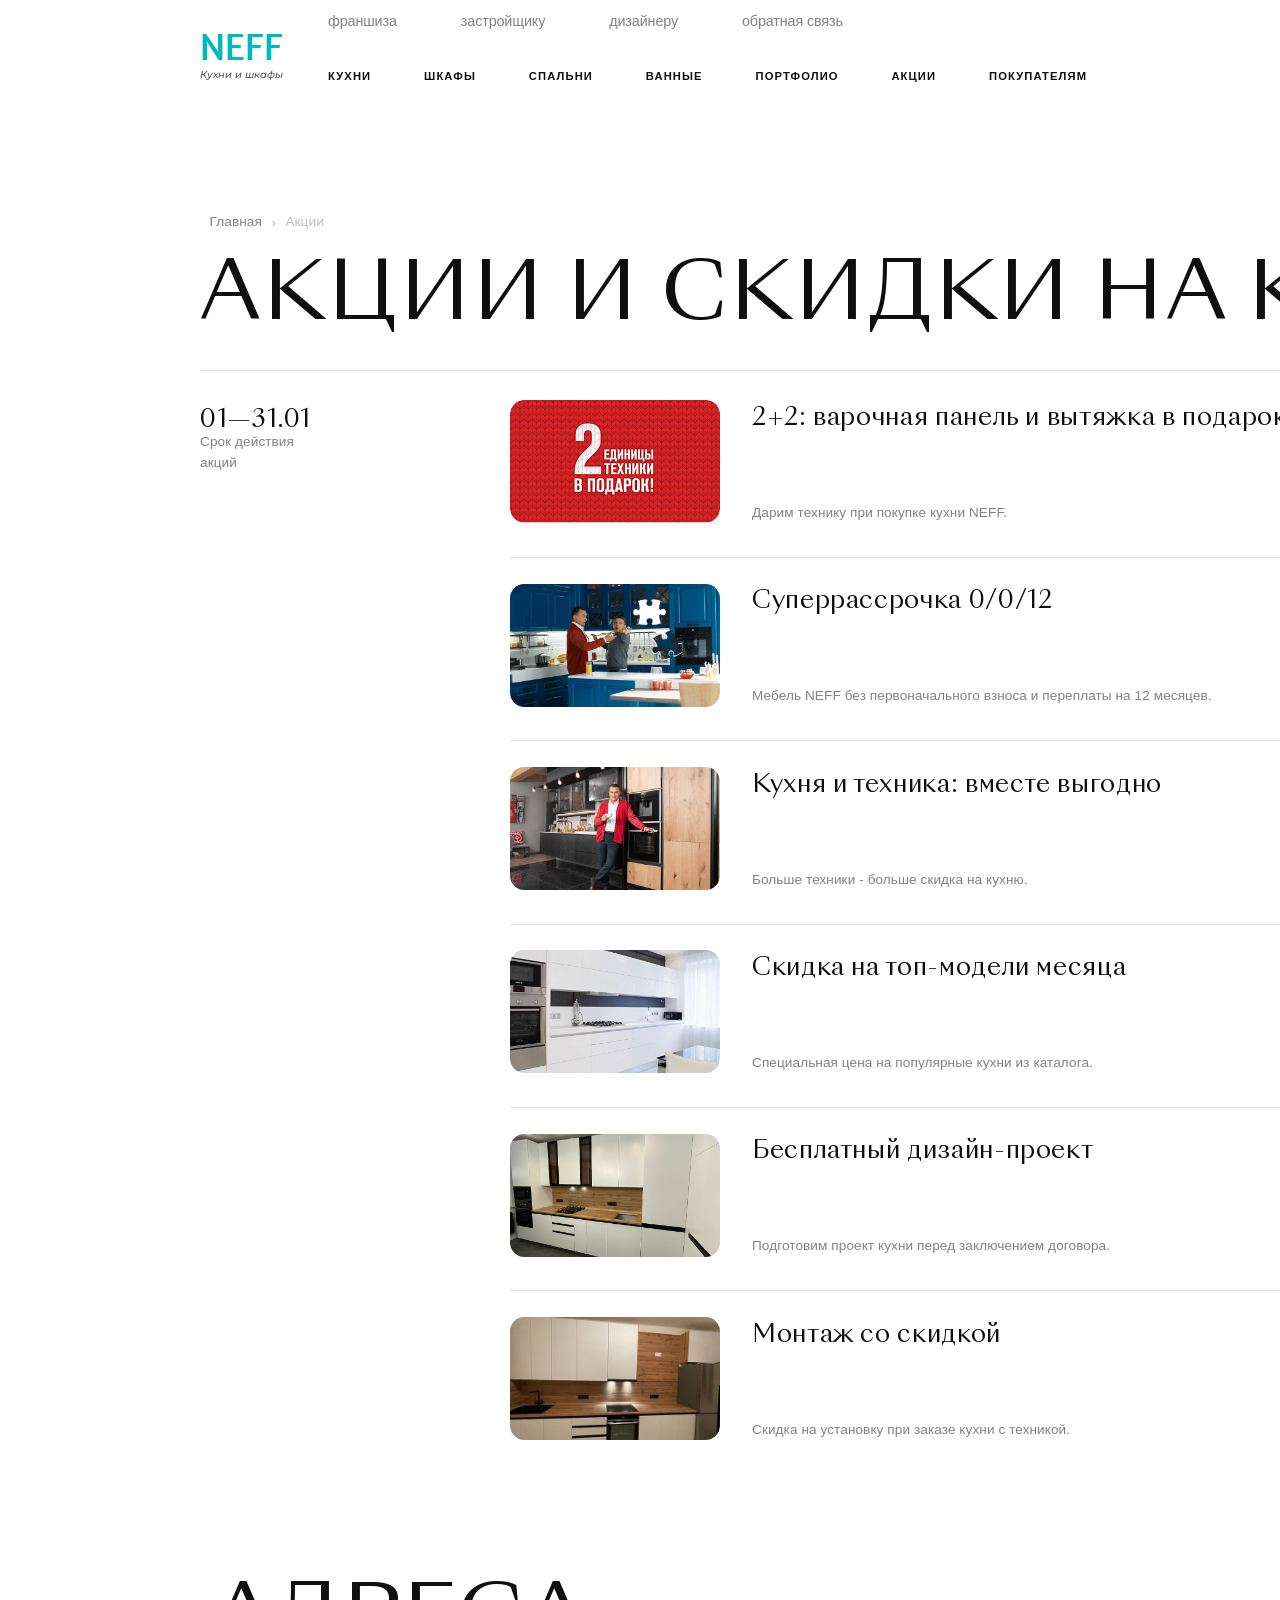
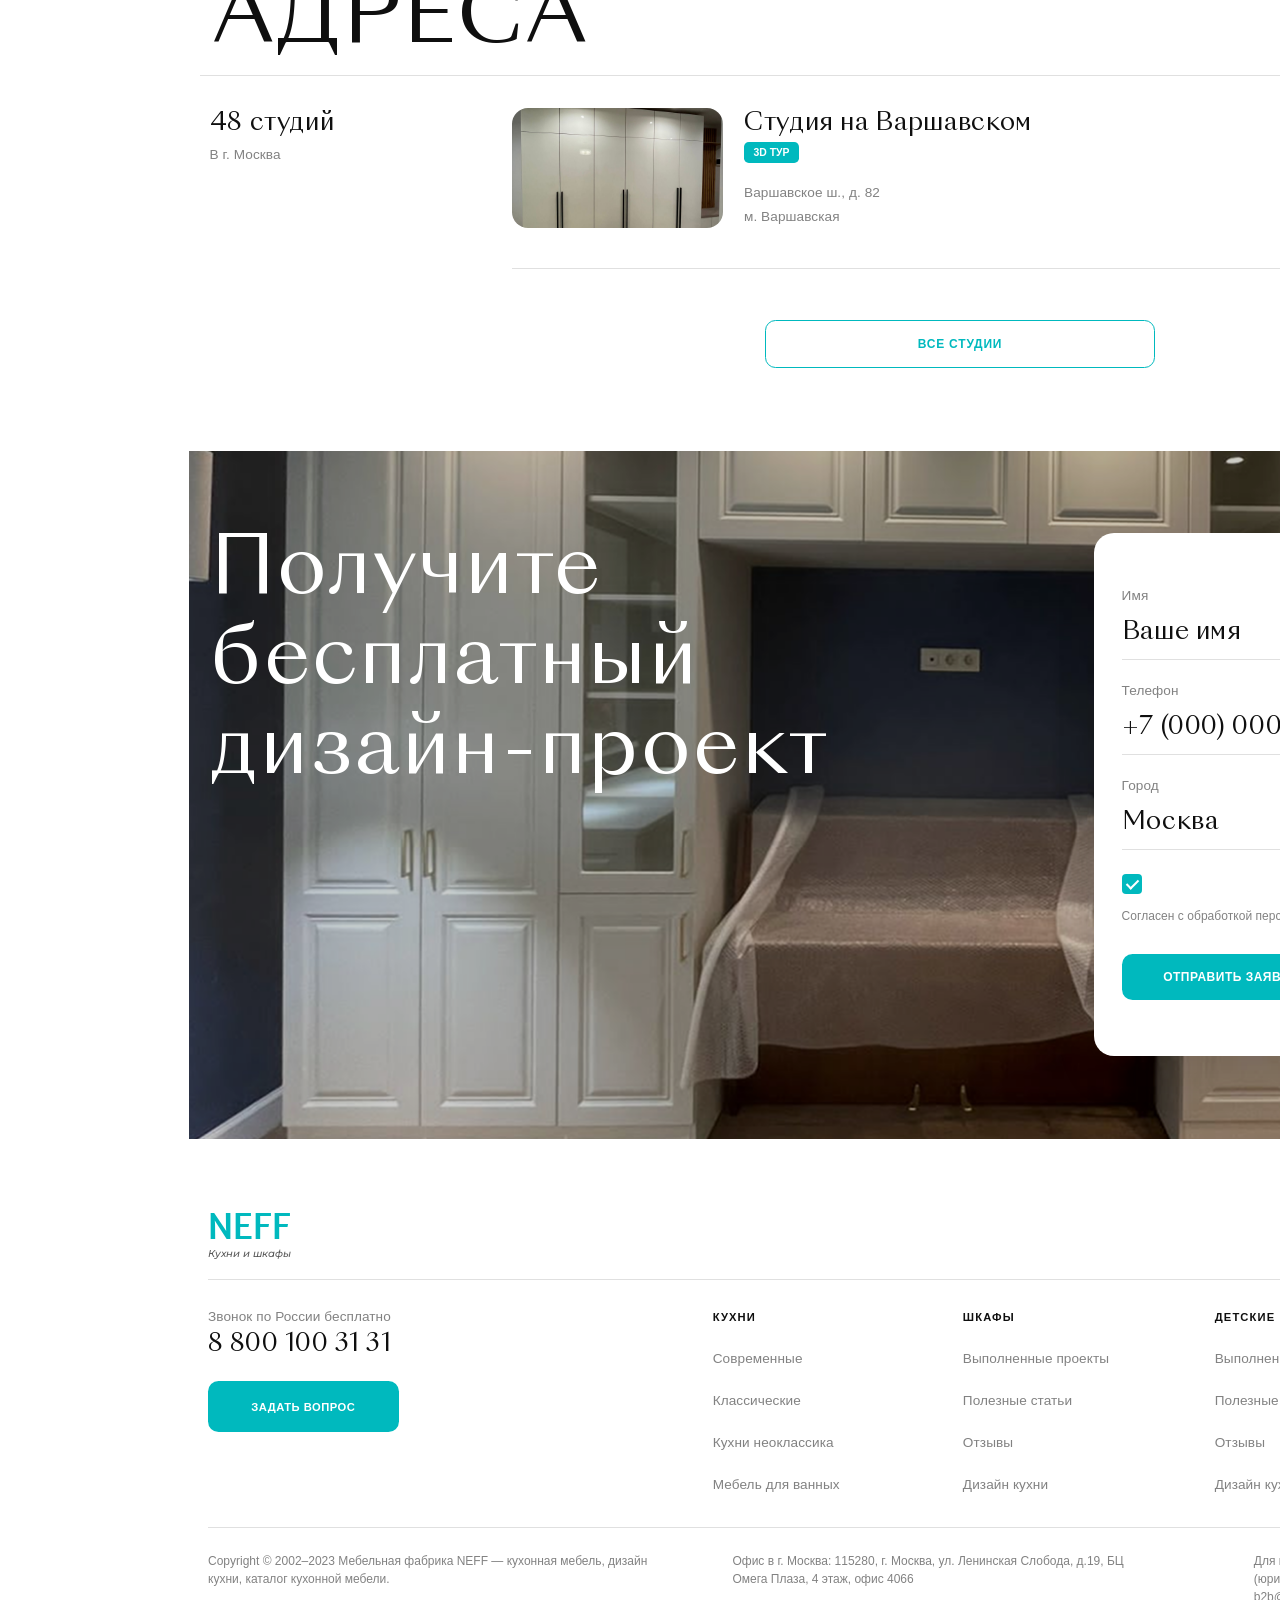
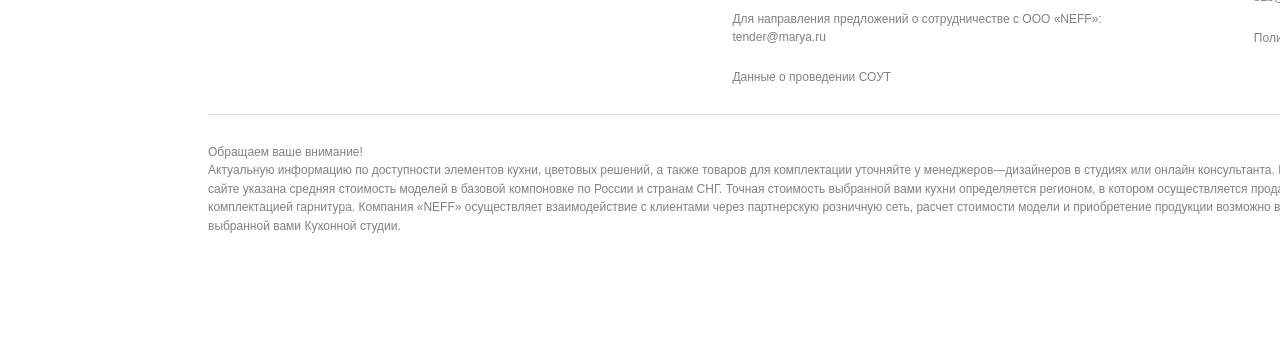
<file: promos.html>
<!DOCTYPE html>
<html lang="ru">
<head>
    <meta charset="UTF-8">
    <meta name="viewport" content="width=device-width, initial-scale=1.0">
    <title>NEFF - Акции</title>
    <link rel="preconnect" href="https://fonts.googleapis.com">
    <link rel="preconnect" href="https://fonts.gstatic.com" crossorigin>
    <link href="https://fonts.googleapis.com/css2?family=Amaranth&family=Montserrat:ital,wght@1,500&display=swap" rel="stylesheet">
    <link rel="stylesheet" href="themes.css"> 
    <link rel="stylesheet" href="styles.css">  
    <link rel="stylesheet" href="promos.css">
    <link rel="stylesheet" href="promos-mobile.css">
    <link rel="stylesheet" href="promos-tablet.css">
    <link rel="stylesheet" href="animations.css">
</head>
<body>
    <div id="preloader">
        <div class="preloader-content">
            <div class="font-logo-neff">NEFF</div>
            <div class="preloader-line"></div>
        </div>
    </div>
    <header class="header">
        <div class="container header__container">
            <div class="header__logo">
                <a href="index.html" style="text-decoration: none;">
                    <div class="font-logo-neff">NEFF</div>
                    <div class="font-logo-subtitle">Кухни и шкафы</div>
                </a>
            </div>

            <nav class="header__nav desktop-only">
                <div class="header__nav-top">
                    <a href="index.html#about" class="font-nav-top">франшиза</a>
                    <a href="catalog.html#design-order" class="font-nav-top">застройщику</a>
                    <a href="portfolio.html#portfolio-projects" class="font-nav-top">дизайнеру</a>
                    <a href="index.html#get-design" class="font-nav-top">обратная связь</a>
                </div>
                <div class="header__nav-bottom">
                    <a href="catalog.html" class="font-nav-bottom">кухни</a>
                    <a href="catalog.html?collection=wardrobes#catalog-products" class="font-nav-bottom">шкафы</a>
                    <a href="catalog.html?collection=bedrooms#catalog-products" class="font-nav-bottom">спальни</a>
                    <a href="catalog.html?collection=bathrooms#catalog-products" class="font-nav-bottom">ванные</a>
                    <a href="portfolio.html" class="font-nav-bottom">портфолио</a>
                    <a href="promos.html" class="font-nav-bottom">акции</a>
                    <a href="index.html#process" class="font-nav-bottom">покупателям</a>
                </div>
            </nav>

            <div class="header__contacts desktop-only">
                <a href="tel:88001003131" class="font-phone">8 800 100 31 31</a>
                <button class="btn-order">ЗАКАЗАТЬ ПРОЕКТ</button>
            </div>

            <div class="burger-menu" id="burger-btn">
                <span></span><span></span><span></span>
            </div>
        </div>
        <div class="dropdown-menu" id="dropdown-menu">...</div>
    </header>

    <main class="promos-section-page">
        <div class="container">
            <nav class="breadcrumbs">
                <a href="index.html" class="secondary-section-subtitle">Главная</a>
                <span class="secondary-section-subtitle divider">›</span>
                <span class="secondary-section-subtitle current">Акции</span>
            </nav>
            
            <h1 class="font-heading-huge promos-page-title" style="letter-spacing: 0.18rem;">Акции и скидки на кухни</h1>
            
            <div class="promos-page-layout">
                
                <aside class="promos-page-sidebar">
                    <div class="promos-date-info">
                        <p class="font-portfolio-desc">01—31.01</p>
                        <p class="secondary-section-subtitle">Срок действия<br>акций</p>
                    </div>
                </aside>

                <div class="promos-page-list" id="promotions-list" data-json="promos">
                    
                    <article class="promo-page-item">
                        <div class="promo-page-item__img">
                            <img src="./Assets/img/promo-gift.png" alt="2+2 Акция">
                        </div>
                        <div class="promo-page-item__content">
                            <h3 class="font-portfolio-desc">2+2: варочная панель и вытяжка в подарок</h3>
                            <p class="secondary-section-subtitle">Дарим технику при покупке кухни «NEFF»!</p>
                        </div>
                        <div class="promo-page-item__action">
                            <button class="circle-btn-outline">
                                <img src="./Assets/icons/arrow-right-circle.png" alt="Подробнее">
                            </button>
                        </div>
                    </article>

                    <article class="promo-page-item">
                        <div class="promo-page-item__img">
                            <img src="./Assets/img/promo-installment.png" alt="Рассрочка">
                        </div>
                        <div class="promo-page-item__content">
                            <h3 class="font-portfolio-desc">Суперрассрочка 0/0/12</h3>
                            <p class="secondary-section-subtitle" style="max-width: 26rem;">Мебель «NEFF» без первоначального взноса и переплаты на 12 месяцев.</p>
                        </div>
                        <div class="promo-page-item__action">
                            <button class="circle-btn-outline">
                                <img src="./Assets/icons/arrow-right-circle.png" alt="Подробнее">
                            </button>
                        </div>
                    </article>

                    <article class="promo-page-item">
                        <div class="promo-page-item__img">
                            <img src="./Assets/img/promo-combo.png" alt="Комплект">
                        </div>
                        <div class="promo-page-item__content">
                            <h3 class="font-portfolio-desc">Кухня и техника: вместе выгодно!</h3>
                            <p class="secondary-section-subtitle">Больше техники – больше скидка на кухню!</p>
                        </div>
                        <div class="promo-page-item__action">
                            <button class="circle-btn-outline">
                                <img src="./Assets/icons/arrow-right-circle.png" alt="Подробнее">
                            </button>
                        </div>
                    </article>

                    <article class="promo-page-item">
                        <div class="promo-page-item__img">
                            <img src="./Assets/img/promo-gift.png" alt="2+2 Акция">
                        </div>
                        <div class="promo-page-item__content">
                            <h3 class="font-portfolio-desc">2+2: варочная панель и вытяжка в подарок</h3>
                            <p class="secondary-section-subtitle">Дарим технику при покупке кухни «NEFF»!</p>
                        </div>
                        <div class="promo-page-item__action">
                            <button class="circle-btn-outline">
                                <img src="./Assets/icons/arrow-right-circle.png" alt="Подробнее">
                            </button>
                        </div>
                    </article>

                    <article class="promo-page-item">
                        <div class="promo-page-item__img">
                            <img src="./Assets/img/promo-installment.png" alt="Рассрочка">
                        </div>
                        <div class="promo-page-item__content">
                            <h3 class="font-portfolio-desc">Суперрассрочка 0/0/12</h3>
                            <p class="secondary-section-subtitle" style="max-width: 26rem;">Мебель «NEFF» без первоначального взноса и переплаты на 12 месяцев.</p>
                        </div>
                        <div class="promo-page-item__action">
                            <button class="circle-btn-outline">
                                <img src="./Assets/icons/arrow-right-circle.png" alt="Подробнее">
                            </button>
                        </div>
                    </article>

                    <article class="promo-page-item">
                        <div class="promo-page-item__img">
                            <img src="./Assets/img/promo-combo.png" alt="Комплект">
                        </div>
                        <div class="promo-page-item__content">
                            <h3 class="font-portfolio-desc">Кухня и техника: вместе выгодно!</h3>
                            <p class="secondary-section-subtitle">Больше техники – больше скидка на кухню!</p>
                        </div>
                        <div class="promo-page-item__action">
                            <button class="circle-btn-outline">
                                <img src="./Assets/icons/arrow-right-circle.png" alt="Подробнее">
                            </button>
                        </div>
                    </article>

                    <article class="promo-page-item">
                        <div class="promo-page-item__img">
                            <img src="./Assets/img/promo-gift.png" alt="2+2 Акция">
                        </div>
                        <div class="promo-page-item__content">
                            <h3 class="font-portfolio-desc">2+2: варочная панель и вытяжка в подарок</h3>
                            <p class="secondary-section-subtitle">Дарим технику при покупке кухни «NEFF»!</p>
                        </div>
                        <div class="promo-page-item__action">
                            <button class="circle-btn-outline">
                                <img src="./Assets/icons/arrow-right-circle.png" alt="Подробнее">
                            </button>
                        </div>
                    </article>

                    <article class="promo-page-item">
                        <div class="promo-page-item__img">
                            <img src="./Assets/img/promo-installment.png" alt="Рассрочка">
                        </div>
                        <div class="promo-page-item__content">
                            <h3 class="font-portfolio-desc">Суперрассрочка 0/0/12</h3>
                            <p class="secondary-section-subtitle" style="max-width: 26rem;">Мебель «NEFF» без первоначального взноса и переплаты на 12 месяцев.</p>
                        </div>
                        <div class="promo-page-item__action">
                            <button class="circle-btn-outline">
                                <img src="./Assets/icons/arrow-right-circle.png" alt="Подробнее">
                            </button>
                        </div>
                    </article>

                    <article class="promo-page-item">
                        <div class="promo-page-item__img">
                            <img src="./Assets/img/promo-combo.png" alt="Комплект">
                        </div>
                        <div class="promo-page-item__content">
                            <h3 class="font-portfolio-desc">Кухня и техника: вместе выгодно!</h3>
                            <p class="secondary-section-subtitle">Больше техники – больше скидка на кухню!</p>
                        </div>
                        <div class="promo-page-item__action">
                            <button class="circle-btn-outline">
                                <img src="./Assets/icons/arrow-right-circle.png" alt="Подробнее">
                            </button>
                        </div>
                    </article>

                </div>
            </div>
        </div>

        <section class="addresses-section" id="addresses">
            <div class="container">
                
                <div class="addresses-header">
                    <h2 class="font-heading-huge">АДРЕСА</h2>
                </div>

                <div class="addresses-body">
                    
                    <aside class="addresses-sidebar">
                        <h3 class="font-portfolio-desc">48 студий</h3>
                        <p class="secondary-section-subtitle">В г. Москва</p>
                    </aside>

                    <div class="address-card">
                        
                        <div class="address-card__main">
                            <div class="address-card__img">
                                <img src="./Assets/img/studio-1.png" alt="Студия на Варшавском">
                            </div>

                            <div class="address-card__info">
                                <h4 class="font-portfolio-desc">Студия на Варшавском</h4>
                                <span class="tour-badge">3D ТУР</span>
                                <div class="address-details">
                                    <p class="secondary-section-subtitle">Варшавское ш., д. 82</p>
                                    <p class="secondary-section-subtitle">м. Варшавская</p>
                                </div>
                            </div>

                            <div class="address-card__meta">
                                <p class="secondary-section-subtitle address-hours">Пн-Вс: 10.00 - 22.00</p>
                                <div class="address-phones">
                                    <p class="secondary-section-subtitle">(499) 619-07-24</p>
                                    <p class="secondary-section-subtitle">(499) 619-96-71</p>
                                    <p class="secondary-section-subtitle">(499) 681-38-21</p>
                                    <p class="secondary-section-subtitle">(499) 681-38-22</p>
                                </div>
                            </div>

                            <div class="address-card__action">
                                <button class="circle-btn-outline">
                                    <img src="./Assets/icons/arrow-right-circle.png" alt="Перейти">
                                </button>
                            </div>
                        </div>

                    </div>
                </div>

                <div class="addresses-footer">
                    <button class="btn-outline-cyan">ВСЕ СТУДИИ</button>
                </div>

            </div>
        </section>

        <section class="get-design-section" id="get-design">
            <div class="container design-wrapper">
                
                <div class="design-info">
                    <h2 class="font-heading-huge design-title">Получите<br>бесплатный<br>дизайн-проект</h2>
                </div>

                <div class="design-card">
                    <form action="#" class="design-form">
                        
                        <div class="form-group">
                            <label class="secondary-section-subtitle">Имя</label>
                            <input type="text" class="font-portfolio-desc form-input" placeholder="Ваше имя">
                        </div>

                        <div class="form-group">
                            <label class="secondary-section-subtitle">Телефон</label>
                            <input type="tel" class="font-portfolio-desc form-input" placeholder="+7 (000) 000-00-00">
                        </div>

                        <div class="form-group">
                            <label class="secondary-section-subtitle">Город</label>
                            <div class="select-wrapper">
                                <select class="font-portfolio-desc form-select">
                                    <option value="moscow">Москва</option>
                                    <option value="spb">Санкт-Петербург</option>
                                </select>
                                <img src="./Assets/icons/select-arrows.png" class="select-custom-icon" alt="выбор">
                            </div>
                        </div>

                        <div class="form-agreement">
                            <label class="checkbox-container">
                                <input type="checkbox" checked>
                                <span class="checkmark"></span>
                            </label>
                            <p class="secondary-section-subtitle agreement-text">
                                Согласен с обработкой персональных данных в соответствии с <a href="register.html#agreement">Лицензионным соглашением</a>
                            </p>
                        </div>

                        <button type="submit" class="btn-order design-submit-btn">ОТПРАВИТЬ ЗАЯВКУ</button>
                    </form>
                </div>

            </div>
        </section>
    </main>

    <footer class="footer" id="site-footer">
        <div class="container">
            
            <div class="footer__row footer__top">
                <div class="header__logo">
                    <div class="font-logo-neff">NEFF</div>
                    <div class="font-logo-subtitle">Кухни и шкафы</div>
                </div>
                <div class="footer__socials">
                    <a href="https://www.instagram.com/" class="social-link"><img src="./Assets/icons/instagram.png" alt="Inst"></a>
                    <a href="https://vk.com/" class="social-link"><img src="./Assets/icons/vk.png" alt="VK"></a>
                </div>
            </div>

            <div class="footer__row footer__nav" style="margin-bottom: 1rem;">
                <div class="footer__nav-contacts">
                    <p class="secondary-section-subtitle">Звонок по России бесплатно</p>
                    <p href="tel:88001003131" class="font-portfolio-desc" style="letter-spacing: 0.03rem; margin-bottom: 1.1rem;">8 800 100 31 31</p>
                    <button class="btn-order footer-btn">ЗАДАТЬ ВОПРОС</button>
                </div>

                <div class="footer__nav-cols">
                    <div class="footer__col" style="margin-right: 7.7rem;">
                        <h4 class="font-nav-bottom">КУХНИ</h4>
                        <a href="catalog.html?category=modern#catalog-products" class="secondary-section-subtitle">Современные</a>
                        <a href="catalog.html?category=classic#catalog-products" class="secondary-section-subtitle">Классические</a>
                        <a href="catalog.html?category=neoclassic#catalog-products" class="secondary-section-subtitle">Кухни неоклассика</a>
                        <a href="catalog.html?collection=bathrooms#catalog-products" class="secondary-section-subtitle">Мебель для ванных</a>
                    </div>
                    <div class="footer__col" style="margin-right: 6.6rem; margin-bottom: 0.8rem;">
                        <h4 class="font-nav-bottom">ШКАФЫ</h4>
                        <a href="portfolio.html#portfolio-projects" class="secondary-section-subtitle">Выполненные проекты</a>
                        <a href="articles.html#articles-list" class="secondary-section-subtitle">Полезные статьи</a>
                        <a href="reviews.html#reviews-list" class="secondary-section-subtitle">Отзывы</a>
                        <a href="articles.html?tag=дизайн#articles-list" class="secondary-section-subtitle">Дизайн кухни</a>
                    </div>
                    <div class="footer__col" style="margin-right: 6.5rem;">
                        <h4 class="font-nav-bottom">ДЕТСКИЕ</h4>
                        <a href="portfolio.html#portfolio-projects" class="secondary-section-subtitle">Выполненные проекты</a>
                        <a href="articles.html#articles-list" class="secondary-section-subtitle">Полезные статьи</a>
                        <a href="reviews.html#reviews-list" class="secondary-section-subtitle">Отзывы</a>
                        <a href="articles.html?tag=дизайн#articles-list" class="secondary-section-subtitle">Дизайн кухни</a>
                    </div>
                    <div class="footer__col" style="margin-right: 7.3rem;">
                        <h4 class="font-nav-bottom">СПАЛЬНИ</h4>
                        <a href="portfolio.html#portfolio-projects" class="secondary-section-subtitle">Выполненные проекты</a>
                        <a href="articles.html#articles-list" class="secondary-section-subtitle">Полезные статьи</a>
                        <a href="reviews.html#reviews-list" class="secondary-section-subtitle">Отзывы</a>
                        <a href="articles.html?tag=дизайн#articles-list" class="secondary-section-subtitle">Дизайн кухни</a>
                    </div>
                </div>
            </div>

            <div class="footer__row footer__info">
                <div class="footer__info-left">
                    <p class="secondary-section-subtitle" style="font-size: 0.75rem; letter-spacing: 0rem;">
                        Copyright © 2002–2023 Мебельная фабрика NEFF — кухонная мебель, дизайн кухни, каталог кухонной мебели.
                    </p>
                </div>
                <div class="footer__info-middle">
                    <p class="secondary-section-subtitle" style="font-size: 0.75rem; letter-spacing: 0rem;">Офис в г. Москва: 115280, г. Москва, ул. Ленинская Слобода, д.19, БЦ Омега Плаза, 4 этаж, офис 4066</p>
                    <p class="secondary-section-subtitle" style="font-size: 0.75rem; letter-spacing: 0rem;">Для направления предложений о сотрудничестве с ООО «NEFF»: <br> tender@marya.ru</p>
                    <p class="secondary-section-subtitle" style="font-size: 0.75rem; letter-spacing: 0rem;">Данные о проведении СОУТ</p>
                </div>
                <div class="footer__info-right">
                    <p class="secondary-section-subtitle" style="font-size: 0.75rem; letter-spacing: 0rem;">Для направления запросов на изготовление мебели (юридические лица, застройщики): <br> b2b@marya.com</p>
                    <p class="secondary-section-subtitle" style="font-size: 0.75rem;">Политика конфиденциальности</p>
                </div>
            </div>

            <div class="footer__row footer__warning">
                <p class="secondary-section-subtitle"style="font-size: 0.75rem; letter-spacing: 0rem; line-height: 1.55">
                    Обращаем ваше внимание! <br>
                    Актуальную информацию по доступности элементов кухни, цветовых решений, а также товаров для комплектации уточняйте у менеджеров—дизайнеров в студиях или онлайн консультанта. На сайте указана средняя стоимость моделей в базовой компоновке по России и странам СНГ. Точная стоимость выбранной вами кухни определяется регионом, в котором осуществляется продажа, и комплектацией гарнитура. Компания «NEFF» осуществляет взаимодействие с клиентами через партнерскую розничную сеть, расчет стоимости модели и приобретение продукции возможно в любой выбранной вами Кухонной студии.
                </p>
            </div>

        </div>
    </footer>

    <script src="i18n.js"></script> 
    <script src="animations.js"></script>
    <script src="settings.js"></script>
    <script src="data-loader.js"></script>
</body>
</html>
</file>
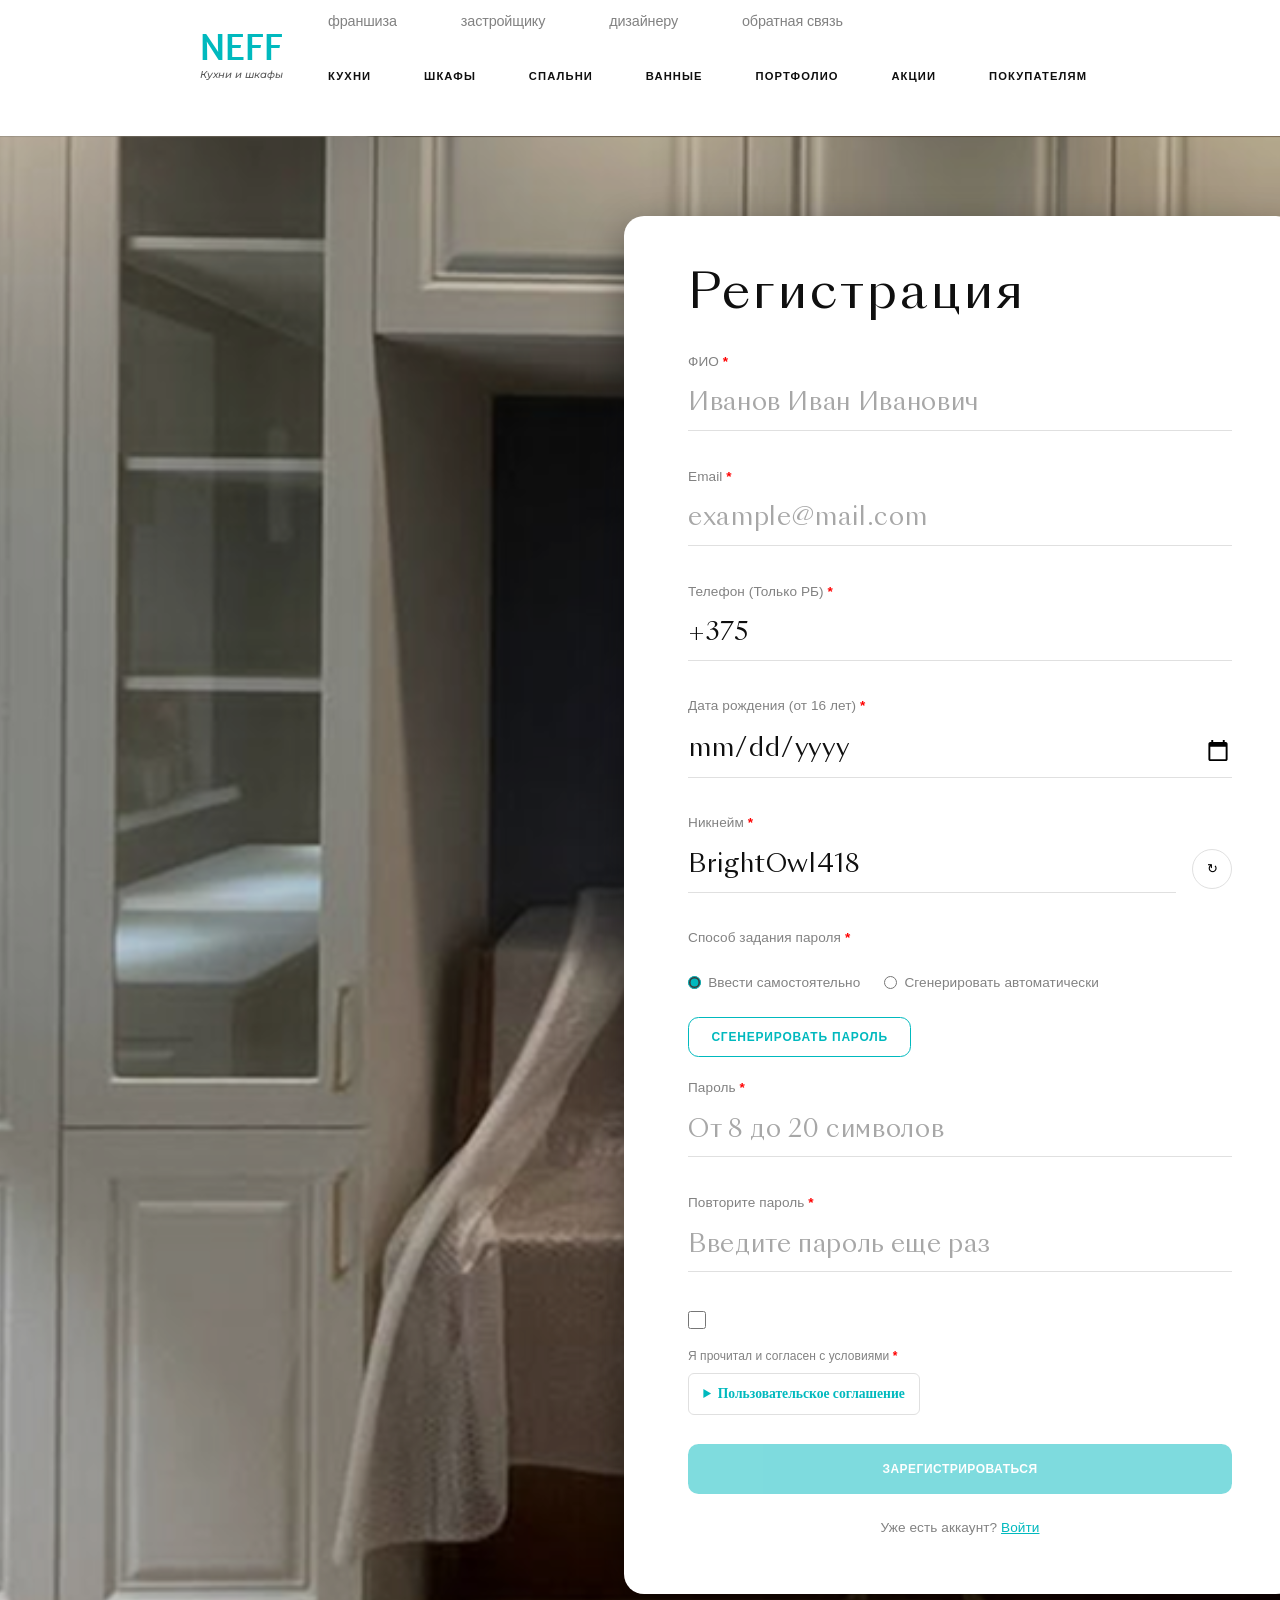
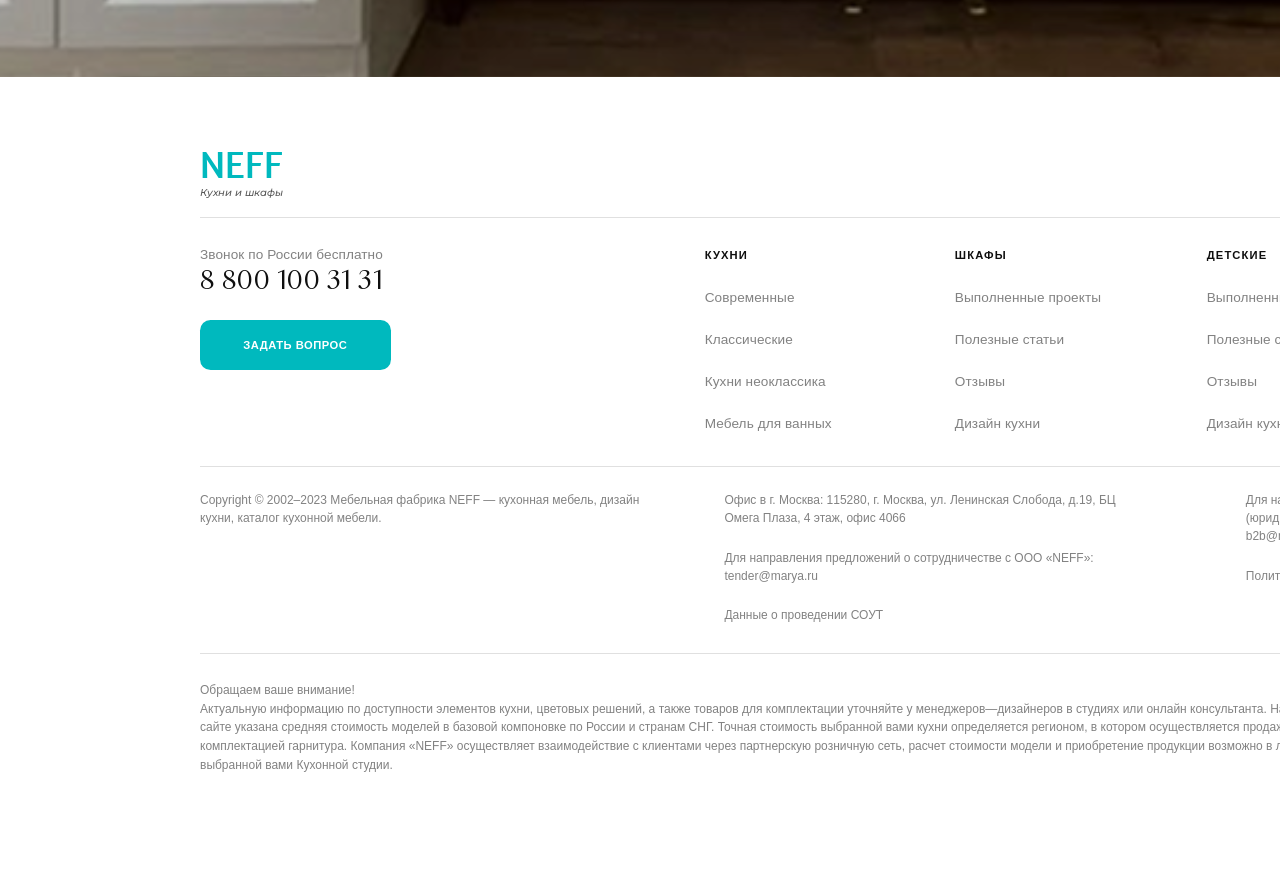
<file: register.html>
<!DOCTYPE html>
<html lang="ru">
<head>
    <meta charset="UTF-8">
    <meta name="viewport" content="width=device-width, initial-scale=1.0">
    <title>NEFF - Регистрация</title>
    <link rel="preconnect" href="https://fonts.googleapis.com">
    <link rel="preconnect" href="https://fonts.gstatic.com" crossorigin>
    <link href="https://fonts.googleapis.com/css2?family=Amaranth&family=Montserrat:ital,wght@1,500&display=swap" rel="stylesheet">
    <link rel="stylesheet" href="themes.css"> 
    <link rel="stylesheet" href="styles.css">  
    <link rel="stylesheet" href="register.css"> 
</head>
<body class="auth-page register-page">
    <div id="preloader">
        <div class="preloader-content">
            <div class="preloader-line"></div>
        </div>
    </div>
    <header class="header">
        <div class="container header__container">

            <div class="header__logo">
                <a href="index.html" style="text-decoration: none;">
                    <div class="font-logo-neff">NEFF</div>
                    <div class="font-logo-subtitle">Кухни и шкафы</div>
                </a>
            </div>

            <nav class="header__nav desktop-only">
                <div class="header__nav-top">
                    <a href="index.html#about" class="font-nav-top">франшиза</a>
                    <a href="catalog.html#design-order" class="font-nav-top">застройщику</a>
                    <a href="portfolio.html#portfolio-projects" class="font-nav-top">дизайнеру</a>
                    <a href="index.html#get-design" class="font-nav-top">обратная связь</a>
                </div>
                <div class="header__nav-bottom">
                    <a href="catalog.html" class="font-nav-bottom" id="dropdown-trigger">кухни</a>
                    <a href="catalog.html?collection=wardrobes#catalog-products" class="font-nav-bottom">шкафы</a>
                    <a href="catalog.html?collection=bedrooms#catalog-products" class="font-nav-bottom">спальни</a>
                    <a href="catalog.html?collection=bathrooms#catalog-products" class="font-nav-bottom">ванные</a>
                    <a href="portfolio.html" class="font-nav-bottom">портфолио</a>
                    <a href="promos.html" class="font-nav-bottom">акции</a>
                    <a href="index.html#process" class="font-nav-bottom">покупателям</a>
                </div>
            </nav>

            <div class="header__contacts desktop-only">
                <a href="tel:88001003131" class="font-phone">8 800 100 31 31</a>
                <button class="btn-order">ЗАКАЗАТЬ ПРОЕКТ</button>
            </div>


            <div class="burger-menu" id="burger-btn">
                <span></span>
                <span></span>
                <span></span>
            </div>
        </div>

        <div class="dropdown-menu" id="dropdown-menu">
            <div class="container dropdown__container">
                <div class="dropdown__col dropdown__col--left">
                    <a href="catalog.html?category=modern#catalog-products" class="dropdown__link-large">Современный стиль</a>
                    <a href="catalog.html?category=neoclassic#catalog-products" class="dropdown__link-large">Неоклассический стиль</a>
                    <a href="catalog.html?category=classic#catalog-products" class="dropdown__link-large">Классический стиль</a>
                </div>

                <div class="dropdown__divider"></div>

                <div class="dropdown__col dropdown__col--middle">
                    <a href="catalog.html?collection=wardrobes#catalog-products" class="dropdown__link-small">Распашные</a>
                    <a href="catalog.html?collection=wardrobes#catalog-products" class="dropdown__link-small">Купе</a>
                    <a href="catalog.html?collection=wardrobes#catalog-products" class="dropdown__link-small">Dali</a>
                    <a href="catalog.html?collection=wardrobes#catalog-products" class="dropdown__link-small">Dante</a>
                    <a href="catalog.html?collection=wardrobes#catalog-products" class="dropdown__link-small">Гардеробные</a>
                </div>

                <div class="dropdown__divider"></div>

                <div class="dropdown__col dropdown__col--right">
                    <div class="dropdown__promo">
                        <img src="./Assets/img/kitchen.png" alt="Кухня" class="dropdown__promo-img">
                        <div class="dropdown__promo-text">
                            <h3 class="dropdown__promo-title">Скидка 19% на топ-модели!</h3>
                            <p class="dropdown__promo-subtitle">Модели месяца по специальной цене!</p>
                        </div>
                    </div>
                </div>
            </div>
        </div>
    </header>
    <main>
        <section class="get-design-section" style="padding-top: 5rem; min-height: 100vh;">
        <div class="container design-wrapper" style="justify-content: center;">
            <div class="design-card auth-card" style="width: 45rem; margin: 0 auto;">
                <h2 class="font-heading-huge" style="font-size: 3rem; text-transform: none; margin-bottom: 2rem;">Регистрация</h2>
                
                <form id="register-form" class="design-form">
                    
                    <!-- ФИО -->
                    <div class="form-group input-wrapper">
                        <label class="secondary-section-subtitle">ФИО <span class="required">*</span></label>
                        <input type="text" id="reg-name" class="font-portfolio-desc form-input" placeholder="Иванов Иван Иванович">
                        <span class="error-msg"></span>
                    </div>

                    <!-- Email -->
                    <div class="form-group input-wrapper">
                        <label class="secondary-section-subtitle">Email <span class="required">*</span></label>
                        <input type="email" id="reg-email" class="font-portfolio-desc form-input" placeholder="example@mail.com">
                        <span class="error-msg"></span>
                    </div>

                    <!-- Телефон РБ -->
                    <div class="form-group input-wrapper">
                        <label class="secondary-section-subtitle">Телефон (Только РБ) <span class="required">*</span></label>
                        <input type="tel" id="reg-phone" class="font-portfolio-desc form-input" placeholder="+375 (XX) XXX-XX-XX" value="+375">
                        <span class="error-msg"></span>
                    </div>

                    <!-- Дата рождения -->
                    <div class="form-group input-wrapper">
                        <label class="secondary-section-subtitle">Дата рождения (от 16 лет) <span class="required">*</span></label>
                        <input type="date" id="reg-dob" class="font-portfolio-desc form-input">
                        <span class="error-msg"></span>
                    </div>

                    <!-- Никнейм -->
                    <div class="form-group input-wrapper">
                        <label class="secondary-section-subtitle">Никнейм <span class="required">*</span></label>
                        <div style="display: flex; gap: 1rem; align-items: center;">
                            <input type="text" id="reg-nick" class="font-portfolio-desc form-input" readonly style="flex-grow: 1;">
                            <button type="button" id="btn-gen-nick" class="circle-btn-outline" style="width: 2.5rem; height: 2.5rem; flex-shrink: 0;">↻</button>
                        </div>
                        <span class="error-msg"></span>
                    </div>

                    <div class="form-group password-mode-group">
                        <label class="secondary-section-subtitle">Способ задания пароля <span class="required">*</span></label>
                        <div class="password-mode-options">
                            <label class="secondary-section-subtitle password-mode-option">
                                <input type="radio" name="password-mode" value="manual" checked>
                                Ввести самостоятельно
                            </label>
                            <label class="secondary-section-subtitle password-mode-option">
                                <input type="radio" name="password-mode" value="auto">
                                Сгенерировать автоматически
                            </label>
                        </div>
                        <button type="button" id="btn-gen-password" class="btn-outline-cyan password-generate-btn" hidden>СГЕНЕРИРОВАТЬ ПАРОЛЬ</button>
                    </div>

                    <!-- Пароль -->
                    <div class="form-group input-wrapper">
                        <label class="secondary-section-subtitle">Пароль <span class="required">*</span></label>
                        <input type="password" id="reg-password" class="font-portfolio-desc form-input" placeholder="От 8 до 20 символов">
                        <span class="error-msg"></span>
                    </div>

                    <!-- Повтор пароля -->
                    <div class="form-group input-wrapper">
                        <label class="secondary-section-subtitle">Повторите пароль <span class="required">*</span></label>
                        <input type="password" id="reg-password-confirm" class="font-portfolio-desc form-input" placeholder="Введите пароль еще раз">
                        <span class="error-msg"></span>
                    </div>

                    <!-- Соглашение -->
                    <div class="form-agreement" id="agreement">
                        <label class="checkbox-container">
                            <input type="checkbox" id="reg-agreement">
                            <span class="checkmark"></span>
                        </label>
                        <div class="agreement-content">
                            <p class="secondary-section-subtitle agreement-text">
                                Я прочитал и согласен с условиями <span class="required">*</span>
                            </p>
                            <details class="agreement-details">
                                <summary>Пользовательское соглашение</summary>
                                <div class="agreement-details__body">
                                    <p>Пользователь обязуется указывать достоверные данные при регистрации и не передавать доступ к учетной записи третьим лицам.</p>
                                    <p>Данные учетной записи используются для работы с избранным, корзиной и заказами в рамках учебного проекта.</p>
                                    <p>Устанавливая отметку согласия, пользователь подтверждает, что прочитал и принимает указанные условия.</p>
                                </div>
                            </details>
                        </div>
                    </div>

                    <!-- Кнопка сабмита -->
                    <button type="submit" id="btn-register" class="btn-order design-submit-btn" disabled style="opacity: 0.5; cursor: not-allowed;">ЗАРЕГИСТРИРОВАТЬСЯ</button>
                </form>
                
                <p class="secondary-section-subtitle" style="margin-top: 1.5rem; text-align: center;">
                    Уже есть аккаунт? <a href="login.html" style="color: var(--accent-color);">Войти</a>
                </p>
            </div>
        </div>
    </section>
    </main>

    <footer class="footer" id="site-footer" style="padding-left: 1.8rem;">
        <div class="container">
            
            <div class="footer__row footer__top">
                <div class="header__logo">
                    <div class="font-logo-neff">NEFF</div>
                    <div class="font-logo-subtitle">Кухни и шкафы</div>
                </div>
                <div class="footer__socials">
                    <a href="https://www.instagram.com/" class="social-link"><img src="./Assets/icons/instagram.png" alt="Inst"></a>
                    <a href="https://vk.com/" class="social-link"><img src="./Assets/icons/vk.png" alt="VK"></a>
                </div>
            </div>

            <div class="footer__row footer__nav" style="margin-bottom: 1rem;">
                <div class="footer__nav-contacts">
                    <p class="secondary-section-subtitle">Звонок по России бесплатно</p>
                    <p href="tel:88001003131" class="font-portfolio-desc" style="letter-spacing: 0.03rem; margin-bottom: 1.1rem;">8 800 100 31 31</p>
                    <button class="btn-order footer-btn">ЗАДАТЬ ВОПРОС</button>
                </div>

                <div class="footer__nav-cols">
                    <div class="footer__col" style="margin-right: 7.7rem;">
                        <h4 class="font-nav-bottom">КУХНИ</h4>
                        <a href="catalog.html?category=modern#catalog-products" class="secondary-section-subtitle">Современные</a>
                        <a href="catalog.html?category=classic#catalog-products" class="secondary-section-subtitle">Классические</a>
                        <a href="catalog.html?category=neoclassic#catalog-products" class="secondary-section-subtitle">Кухни неоклассика</a>
                        <a href="catalog.html?collection=bathrooms#catalog-products" class="secondary-section-subtitle">Мебель для ванных</a>
                    </div>
                    <div class="footer__col" style="margin-right: 6.6rem; margin-bottom: 0.8rem;">
                        <h4 class="font-nav-bottom">ШКАФЫ</h4>
                        <a href="portfolio.html#portfolio-projects" class="secondary-section-subtitle">Выполненные проекты</a>
                        <a href="articles.html#articles-list" class="secondary-section-subtitle">Полезные статьи</a>
                        <a href="reviews.html#reviews-list" class="secondary-section-subtitle">Отзывы</a>
                        <a href="articles.html?tag=дизайн#articles-list" class="secondary-section-subtitle">Дизайн кухни</a>
                    </div>
                    <div class="footer__col" style="margin-right: 6.5rem;">
                        <h4 class="font-nav-bottom">ДЕТСКИЕ</h4>
                        <a href="portfolio.html#portfolio-projects" class="secondary-section-subtitle">Выполненные проекты</a>
                        <a href="articles.html#articles-list" class="secondary-section-subtitle">Полезные статьи</a>
                        <a href="reviews.html#reviews-list" class="secondary-section-subtitle">Отзывы</a>
                        <a href="articles.html?tag=дизайн#articles-list" class="secondary-section-subtitle">Дизайн кухни</a>
                    </div>
                    <div class="footer__col" style="margin-right: 7.3rem;">
                        <h4 class="font-nav-bottom">СПАЛЬНИ</h4>
                        <a href="portfolio.html#portfolio-projects" class="secondary-section-subtitle">Выполненные проекты</a>
                        <a href="articles.html#articles-list" class="secondary-section-subtitle">Полезные статьи</a>
                        <a href="reviews.html#reviews-list" class="secondary-section-subtitle">Отзывы</a>
                        <a href="articles.html?tag=дизайн#articles-list" class="secondary-section-subtitle">Дизайн кухни</a>
                    </div>
                </div>
            </div>

            <div class="footer__row footer__info">
                <div class="footer__info-left">
                    <p class="secondary-section-subtitle" style="font-size: 0.75rem; letter-spacing: 0rem;">
                        Copyright © 2002–2023 Мебельная фабрика NEFF — кухонная мебель, дизайн кухни, каталог кухонной мебели.
                    </p>
                </div>
                <div class="footer__info-middle">
                    <p class="secondary-section-subtitle" style="font-size: 0.75rem; letter-spacing: 0rem;">Офис в г. Москва: 115280, г. Москва, ул. Ленинская Слобода, д.19, БЦ Омега Плаза, 4 этаж, офис 4066</p>
                    <p class="secondary-section-subtitle" style="font-size: 0.75rem; letter-spacing: 0rem;">Для направления предложений о сотрудничестве с ООО «NEFF»: <br> tender@marya.ru</p>
                    <p class="secondary-section-subtitle" style="font-size: 0.75rem; letter-spacing: 0rem;">Данные о проведении СОУТ</p>
                </div>
                <div class="footer__info-right">
                    <p class="secondary-section-subtitle" style="font-size: 0.75rem; letter-spacing: 0rem;">Для направления запросов на изготовление мебели (юридические лица, застройщики): <br> b2b@marya.com</p>
                    <p class="secondary-section-subtitle" style="font-size: 0.75rem;">Политика конфиденциальности</p>
                </div>
            </div>

            <div class="footer__row footer__warning">
                <p class="secondary-section-subtitle"style="font-size: 0.75rem; letter-spacing: 0rem; line-height: 1.55">
                    Обращаем ваше внимание! <br>
                    Актуальную информацию по доступности элементов кухни, цветовых решений, а также товаров для комплектации уточняйте у менеджеров—дизайнеров в студиях или онлайн консультанта. На сайте указана средняя стоимость моделей в базовой компоновке по России и странам СНГ. Точная стоимость выбранной вами кухни определяется регионом, в котором осуществляется продажа, и комплектацией гарнитура. Компания «NEFF» осуществляет взаимодействие с клиентами через партнерскую розничную сеть, расчет стоимости модели и приобретение продукции возможно в любой выбранной вами Кухонной студии.
                </p>
            </div>

        </div>
    </footer>
    <script src="i18n.js"></script> 
    <script src="animations.js"></script>
    <script src="settings.js"></script>
    <script src="auth.js"></script>
</body>
</html>
</file>
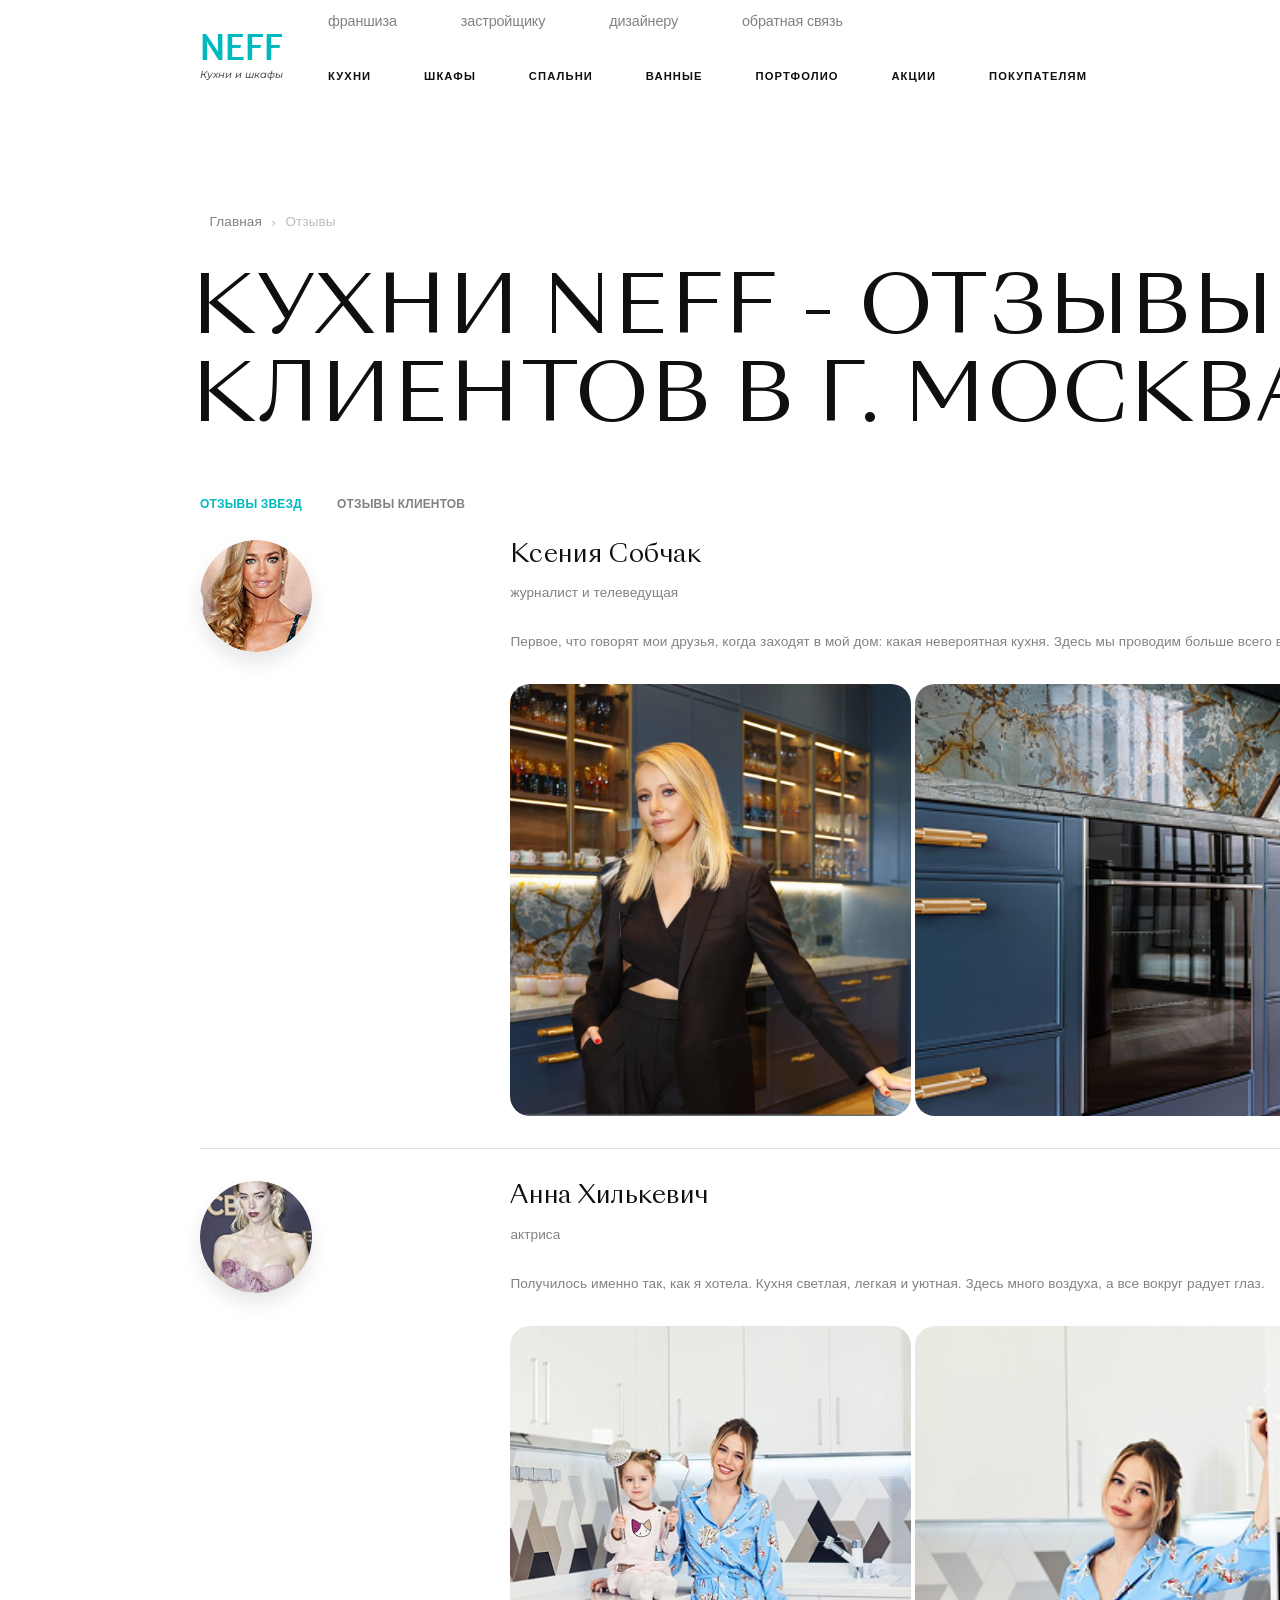
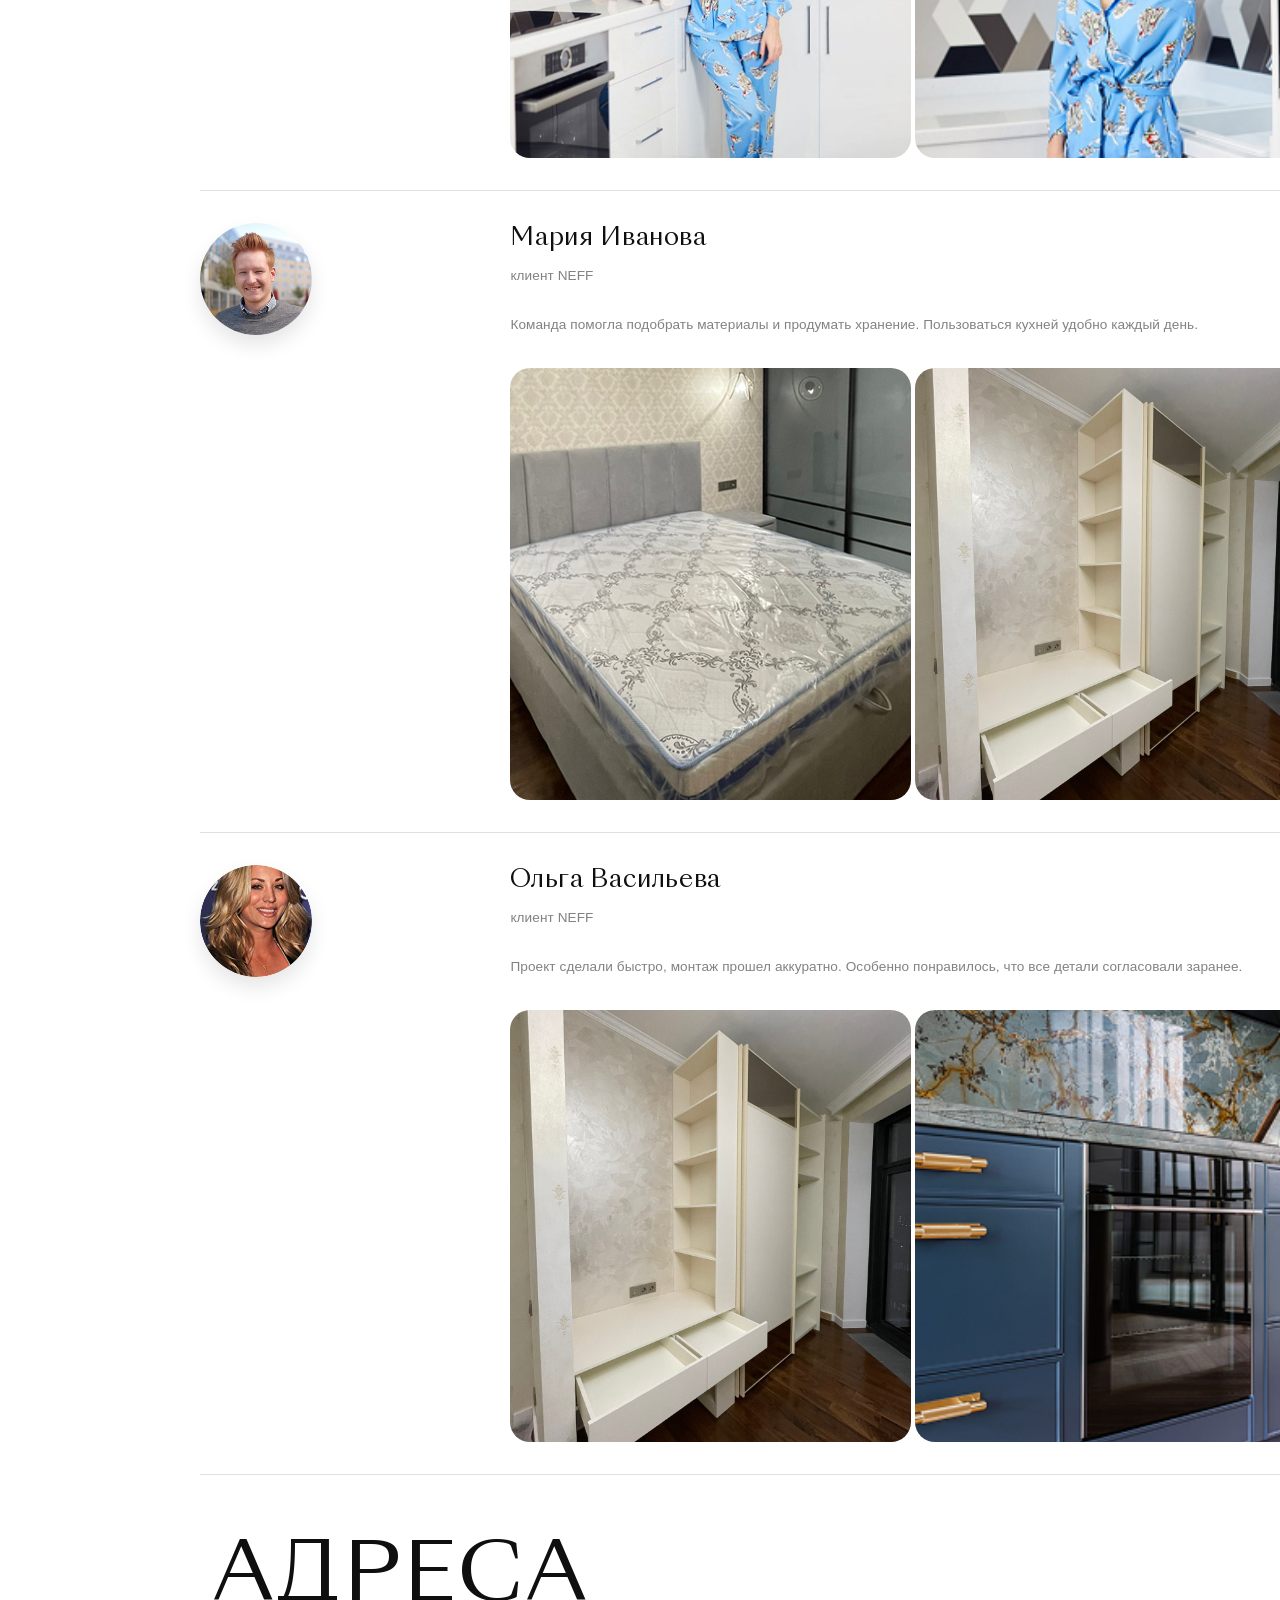
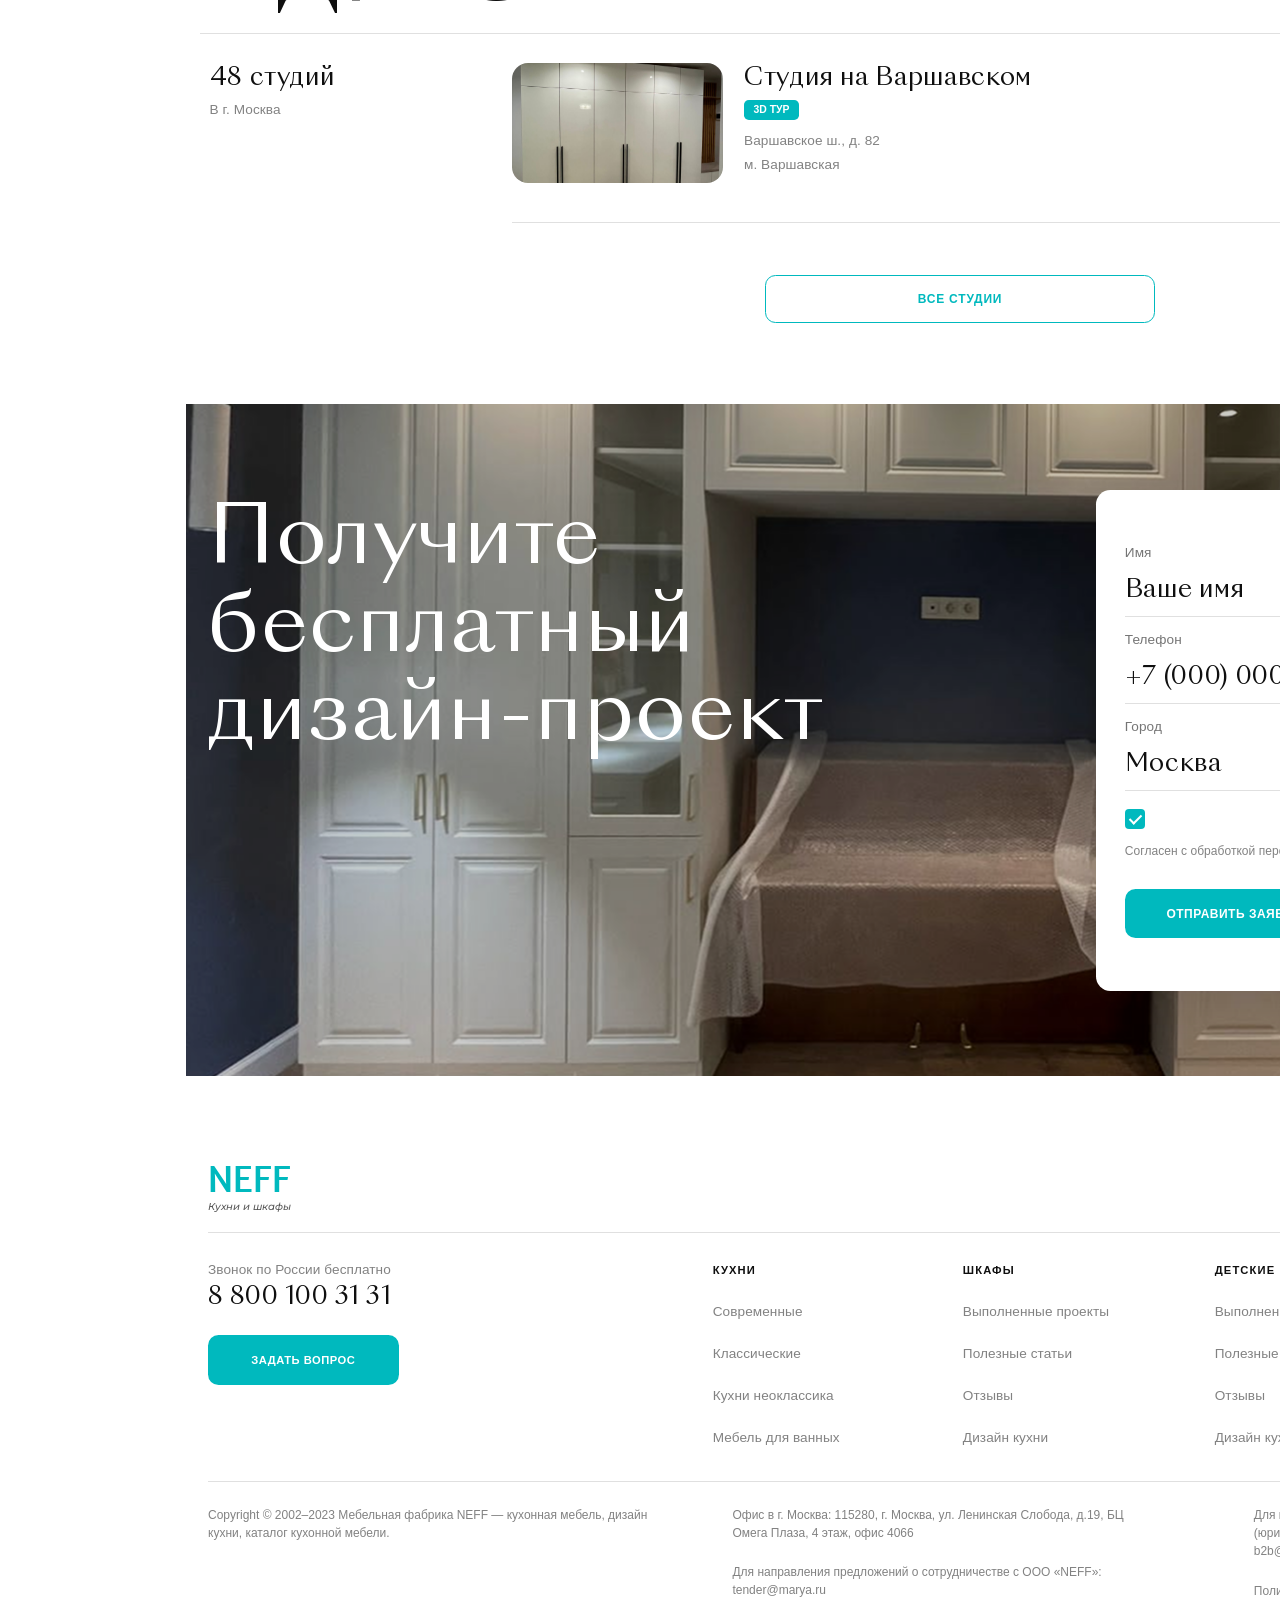
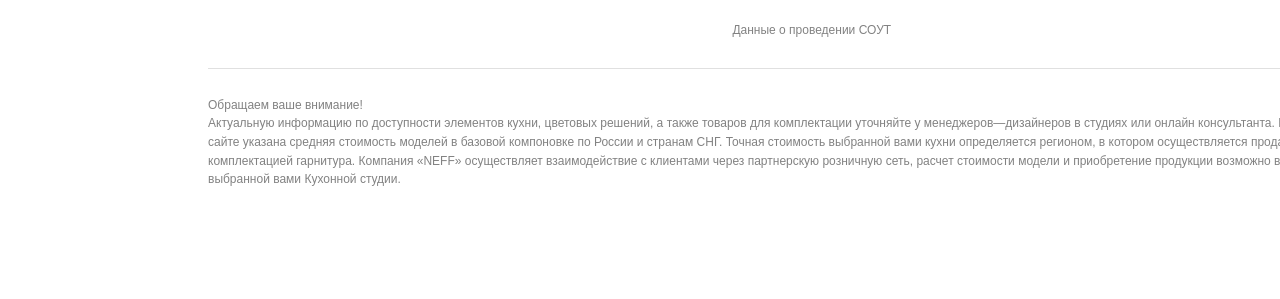
<file: reviews.html>
<!DOCTYPE html>
<html lang="ru">
<head>
    <meta charset="UTF-8">
    <meta name="viewport" content="width=device-width, initial-scale=1.0">
    <title>NEFF - Отзывы</title>
    <link rel="preconnect" href="https://fonts.googleapis.com">
    <link rel="preconnect" href="https://fonts.gstatic.com" crossorigin>
    <link href="https://fonts.googleapis.com/css2?family=Amaranth&family=Montserrat:ital,wght@1,500&display=swap" rel="stylesheet">
     <link rel="stylesheet" href="themes.css"> 
    <link rel="stylesheet" href="styles.css">  
    <link rel="stylesheet" href="reviews.css">
    <link rel="stylesheet" href="reviews-tablet.css">
    <link rel="stylesheet" href="animations.css">
</head>
<body>
    <div id="preloader">
        <div class="preloader-content">
            <div class="font-logo-neff">NEFF</div>
            <div class="preloader-line"></div>
        </div>
    </div>
    <header class="header">
        <div class="container header__container">
            <div class="header__logo">
                <a href="index.html" style="text-decoration: none;">
                    <div class="font-logo-neff">NEFF</div>
                    <div class="font-logo-subtitle">Кухни и шкафы</div>
                </a>
            </div>

            <nav class="header__nav desktop-only">
                <div class="header__nav-top">
                    <a href="index.html#about" class="font-nav-top">франшиза</a>
                    <a href="catalog.html#design-order" class="font-nav-top">застройщику</a>
                    <a href="portfolio.html#portfolio-projects" class="font-nav-top">дизайнеру</a>
                    <a href="index.html#get-design" class="font-nav-top">обратная связь</a>
                </div>
                <div class="header__nav-bottom">
                    <a href="catalog.html" class="font-nav-bottom">кухни</a>
                    <a href="catalog.html?collection=wardrobes#catalog-products" class="font-nav-bottom">шкафы</a>
                    <a href="catalog.html?collection=bedrooms#catalog-products" class="font-nav-bottom">спальни</a>
                    <a href="catalog.html?collection=bathrooms#catalog-products" class="font-nav-bottom">ванные</a>
                    <a href="portfolio.html" class="font-nav-bottom">портфолио</a>
                    <a href="promos.html" class="font-nav-bottom">акции</a>
                    <a href="index.html#process" class="font-nav-bottom">покупателям</a>
                </div>
            </nav>

            <div class="header__contacts desktop-only">
                <a href="tel:88001003131" class="font-phone">8 800 100 31 31</a>
                <button class="btn-order">ЗАКАЗАТЬ ПРОЕКТ</button>
            </div>

            <div class="burger-menu" id="burger-btn">
                <span></span><span></span><span></span>
            </div>
        </div>
        <div class="dropdown-menu" id="dropdown-menu">...</div>
    </header>

    <main class="reviews-page">
        <div class="container">
            <nav class="breadcrumbs">
                <a href="index.html" class="secondary-section-subtitle">Главная</a>
                <span class="secondary-section-subtitle divider">›</span>
                <span class="secondary-section-subtitle current">Отзывы</span>
            </nav>

            <h1 class="font-heading-huge reviews-main-title">Кухни NEFF - отзывы клиентов в г. Москва</h1>

            <button class="btn-outline-cyan reviews-studios-mobile" type="button">ВСЕ СТУДИИ</button>

            <nav class="reviews-tabs">
                <a href="reviews.html#reviews-list" class="font-tab active" data-i18n="reviews-tab-stars">ОТЗЫВЫ ЗВЕЗД</a>
                <a href="reviews.html#reviews-list" class="font-tab" data-i18n="reviews-tab-clients">ОТЗЫВЫ КЛИЕНТОВ</a>
            </nav>
        <div class="reviews-list" id="reviews-list" data-json="reviews">
                
                <article class="review-card">
                    <div class="review-card__avatar">
                        <img src="./Assets/img/sobchak-avatar.png" alt="Ксения Собчак">
                    </div>
                    
                    <div class="review-card__content">
                        <div class="review-card__info">
                            <h2 class="font-portfolio-desc" style="margin-bottom: 0.6rem;">Ксения Собчак</h2>
                            <p class="secondary-section-subtitle">журналист и телеведущая</p>
                        </div>

                        <div class="review-card__text-container">
                            <p class="secondary-section-subtitle">
                                <span class="review-text-content">
                                    Первое, что говорят мои друзья, когда заходят в мой дом: «Боже, какая у тебя невероятная кухня! – признается Ксения. – Наверное, это самая главная и важная часть дома, где мы проводим больше всего времени.
                                </span>
                                <button class="btn-show-more">ЕЩЕ</button>
                            </p>
                        </div>

                        <div class="review-card__gallery">
                            <div class="review-img-item"><img src="./Assets/img/project-1.png" alt="Кухня"></div>
                            <div class="review-img-item"><img src="./Assets/img/review-4.png" alt="Кухня"></div>
                            <div class="review-img-item"><img src="./Assets/img/review-5.png" alt="Кухня"></div>
                        </div>
                    </div>
                </article>

                <article class="review-card" style="margin-top: 2rem;">
                    <div class="review-card__avatar">
                        <img src="./Assets/img/review-user-2.png" alt="Анна">
                    </div>
                    <div class="review-card__content">
                        <div class="review-card__info">
                            <h2 class="font-portfolio-desc" style="margin-bottom: 0.6rem;">Анна Хилькевич</h2>
                            <p class="secondary-section-subtitle">актриса</p>
                        </div>
                        <div class="review-card__text-container">
                                <p class="review-text secondary-section-subtitle">
                                Получилось именно так, как я хотела. Кухня моя – светлая, легкая, уютная. Здесь много воздуха и все вокруг радует глаз, вдохновляет, приносит удовольствие!
                            </p>                        
                        </div>
                        <div class="review-card__gallery">
                            <div class="review-img-item"><img src="./Assets/img/khilkevich-1.png" alt="Анна Хилькевич на своей новой белой кухне NEFF"></div>
                            <div class="review-img-item"><img src="./Assets/img/khilkevich-2.png" alt="Вертикальные шкафы-пеналы со встроенной техникой"></div>
                            <div class="review-img-item"><img src="./Assets/img/khilkevich-3.png" alt="Выдвижной механизм Lemans для углового шкафа"></div>
                        </div>
                    </div>
                </article>

                <article class="review-card" style="margin-top: 1.7rem; border-bottom: none; padding-bottom: 1.5rem;">
                    <div class="review-card__avatar">
                        <img src="./Assets/img/review-user-3.png" alt="Анна">
                    </div>
                    <div class="review-card__content">
                        <div class="review-card__info">
                            <h2 class="font-portfolio-desc" style="margin-bottom: 0.6rem;">Анна Хилькевич</h2>
                            <p class="secondary-section-subtitle">актриса</p>
                        </div>
                        <div class="review-card__text-container">
                                <p class="review-text secondary-section-subtitle">
                                Получилось именно так, как я хотела. Кухня моя – светлая, легкая, уютная. Здесь много воздуха и все вокруг радует глаз, вдохновляет, приносит удовольствие!
                            </p>                        
                        </div>
                        <div class="review-card__gallery">
                            <div class="review-img-item"><img src="./Assets/img/khilkevich-1.png" alt="Анна Хилькевич на своей новой белой кухне NEFF"></div>
                            <div class="review-img-item"><img src="./Assets/img/khilkevich-2.png" alt="Вертикальные шкафы-пеналы со встроенной техникой"></div>
                            <div class="review-img-item"><img src="./Assets/img/khilkevich-3.png" alt="Выдвижной механизм Lemans для углового шкафа"></div>
                        </div>
                    </div>
                </article>

                <article class="review-card" style="margin-top: 0rem;">
                    <div class="review-card__avatar">
                        <img src="./Assets/img/review-user-4.png" alt="Анна">
                    </div>
                    <div class="review-card__content">
                        <div class="review-card__info">
                            <h2 class="font-portfolio-desc" style="margin-bottom: 0.6rem;">Анна Хилькевич</h2>
                            <p class="secondary-section-subtitle">актриса</p>
                        </div>
                        <div class="review-card__text-container">
                                <p class="review-text secondary-section-subtitle">
                                Получилось именно так, как я хотела. Кухня моя – светлая, легкая, уютная. Здесь много воздуха и все вокруг радует глаз, вдохновляет, приносит удовольствие!
                            </p>                        
                        </div>
                        <div class="review-card__gallery">
                            <div class="review-img-item"><img src="./Assets/img/khilkevich-1.png" alt="Анна Хилькевич на своей новой белой кухне NEFF"></div>
                            <div class="review-img-item"><img src="./Assets/img/khilkevich-2.png" alt="Вертикальные шкафы-пеналы со встроенной техникой"></div>
                            <div class="review-img-item"><img src="./Assets/img/khilkevich-3.png" alt="Выдвижной механизм Lemans для углового шкафа"></div>
                        </div>
                    </div>
                </article>

            </div>
        </div>

        <section class="addresses-section" id="addresses">
            <div class="container">
                
                <div class="addresses-header">
                    <h2 class="font-heading-huge">АДРЕСА</h2>
                </div>

                <div class="addresses-body">
                    
                    <aside class="addresses-sidebar">
                        <h3 class="font-portfolio-desc">48 студий</h3>
                        <p class="secondary-section-subtitle">В г. Москва</p>
                    </aside>

                    <div class="address-card">
                        
                        <div class="address-card__main">
                            <div class="address-card__img">
                                <img src="./Assets/img/studio-1.png" alt="Студия на Варшавском">
                            </div>

                            <div class="address-card__info">
                                <h4 class="font-portfolio-desc">Студия на Варшавском</h4>
                                <span class="tour-badge">3D ТУР</span>
                                <div class="address-details">
                                    <p class="secondary-section-subtitle">Варшавское ш., д. 82</p>
                                    <p class="secondary-section-subtitle">м. Варшавская</p>
                                </div>
                            </div>

                            <div class="address-card__meta">
                                <p class="secondary-section-subtitle address-hours">Пн-Вс: 10.00 - 22.00</p>
                                <div class="address-phones">
                                    <p class="secondary-section-subtitle">(499) 619-07-24</p>
                                    <p class="secondary-section-subtitle">(499) 619-96-71</p>
                                    <p class="secondary-section-subtitle">(499) 681-38-21</p>
                                    <p class="secondary-section-subtitle">(499) 681-38-22</p>
                                </div>
                            </div>

                            <div class="address-card__action">
                                <button class="circle-btn-outline">
                                    <img src="./Assets/icons/arrow-right-circle.png" alt="Перейти">
                                </button>
                            </div>
                        </div>

                    </div>
                </div>

                <div class="addresses-footer">
                    <button class="btn-outline-cyan">ВСЕ СТУДИИ</button>
                </div>

            </div>
        </section>
        <section class="design-order" id="design-order">
            <div class="container design-order__container">
                
                <div class="design-order__info" style="padding: 0.5rem 0 0 0.5rem;">
                    <h2 class="font-heading-huge">Получите<br>бесплатный<br>дизайн-проект</h2>
                </div>

                <div class="design-order__card">
                    <form action="#" class="design-form">
                        
                        <div class="design-form__group">
                            <label class="secondary-section-subtitle">Имя</label>
                            <input type="text" class="font-portfolio-desc design-form__input" placeholder="Ваше имя">
                        </div>

                        <div class="design-form__group">
                            <label class="secondary-section-subtitle">Телефон</label>
                            <input type="tel" class="font-portfolio-desc design-form__input" placeholder="+7 (000) 000-00-00">
                        </div>

                        <div class="design-form__group">
                            <label class="secondary-section-subtitle">Город</label>
                            <div class="design-form__select-wrapper">
                                <select class="font-portfolio-desc design-form__select">
                                    <option value="moscow">Москва</option>
                                    <option value="spb">Санкт-Петербург</option>
                                </select>
                                <img src="./Assets/icons/select-arrows.png" class="design-form__select-custom-icon" alt="выбор">
                            </div>
                        </div>

                        <div class="form-agreement">
                            <label class="checkbox-container">
                                <input type="checkbox" checked>
                                <span class="checkmark"></span>
                            </label>
                            <p class="secondary-section-subtitle agreement-text">
                                Согласен с обработкой персональных данных в соответствии с <a href="register.html#agreement">Лицензионным соглашением</a>
                            </p>
                        </div>

                        <button type="submit" class="btn-order design-form__btn">Отправить заявку</button>
                    </form>
                </div>

            </div>
        </section>
    </main>

    <footer class="footer" id="site-footer">
        <div class="container">
            
            <div class="footer__row footer__top">
                <div class="header__logo">
                    <div class="font-logo-neff">NEFF</div>
                    <div class="font-logo-subtitle">Кухни и шкафы</div>
                </div>
                <div class="footer__socials">
                    <a href="https://www.instagram.com/" class="social-link"><img src="./Assets/icons/instagram.png" alt="Inst"></a>
                    <a href="https://vk.com/" class="social-link"><img src="./Assets/icons/vk.png" alt="VK"></a>
                </div>
            </div>

            <div class="footer__row footer__nav" style="margin-bottom: 1rem;">
                <div class="footer__nav-contacts">
                    <p class="secondary-section-subtitle">Звонок по России бесплатно</p>
                    <p href="tel:88001003131" class="font-portfolio-desc" style="letter-spacing: 0.03rem; margin-bottom: 1.1rem;">8 800 100 31 31</p>
                    <button class="btn-order footer-btn">ЗАДАТЬ ВОПРОС</button>
                </div>

                <div class="footer__nav-cols">
                    <div class="footer__col" style="margin-right: 7.7rem;">
                        <h4 class="font-nav-bottom">КУХНИ</h4>
                        <a href="catalog.html?category=modern#catalog-products" class="secondary-section-subtitle">Современные</a>
                        <a href="catalog.html?category=classic#catalog-products" class="secondary-section-subtitle">Классические</a>
                        <a href="catalog.html?category=neoclassic#catalog-products" class="secondary-section-subtitle">Кухни неоклассика</a>
                        <a href="catalog.html?collection=bathrooms#catalog-products" class="secondary-section-subtitle">Мебель для ванных</a>
                    </div>
                    <div class="footer__col" style="margin-right: 6.6rem; margin-bottom: 0.8rem;">
                        <h4 class="font-nav-bottom">ШКАФЫ</h4>
                        <a href="portfolio.html#portfolio-projects" class="secondary-section-subtitle">Выполненные проекты</a>
                        <a href="articles.html#articles-list" class="secondary-section-subtitle">Полезные статьи</a>
                        <a href="reviews.html#reviews-list" class="secondary-section-subtitle">Отзывы</a>
                        <a href="articles.html?tag=дизайн#articles-list" class="secondary-section-subtitle">Дизайн кухни</a>
                    </div>
                    <div class="footer__col" style="margin-right: 6.5rem;">
                        <h4 class="font-nav-bottom">ДЕТСКИЕ</h4>
                        <a href="portfolio.html#portfolio-projects" class="secondary-section-subtitle">Выполненные проекты</a>
                        <a href="articles.html#articles-list" class="secondary-section-subtitle">Полезные статьи</a>
                        <a href="reviews.html#reviews-list" class="secondary-section-subtitle">Отзывы</a>
                        <a href="articles.html?tag=дизайн#articles-list" class="secondary-section-subtitle">Дизайн кухни</a>
                    </div>
                    <div class="footer__col" style="margin-right: 7.3rem;">
                        <h4 class="font-nav-bottom">СПАЛЬНИ</h4>
                        <a href="portfolio.html#portfolio-projects" class="secondary-section-subtitle">Выполненные проекты</a>
                        <a href="articles.html#articles-list" class="secondary-section-subtitle">Полезные статьи</a>
                        <a href="reviews.html#reviews-list" class="secondary-section-subtitle">Отзывы</a>
                        <a href="articles.html?tag=дизайн#articles-list" class="secondary-section-subtitle">Дизайн кухни</a>
                    </div>
                </div>
            </div>

            <div class="footer__row footer__info">
                <div class="footer__info-left">
                    <p class="secondary-section-subtitle" style="font-size: 0.75rem; letter-spacing: 0rem;">
                        Copyright © 2002–2023 Мебельная фабрика NEFF — кухонная мебель, дизайн кухни, каталог кухонной мебели.
                    </p>
                </div>
                <div class="footer__info-middle">
                    <p class="secondary-section-subtitle" style="font-size: 0.75rem; letter-spacing: 0rem;">Офис в г. Москва: 115280, г. Москва, ул. Ленинская Слобода, д.19, БЦ Омега Плаза, 4 этаж, офис 4066</p>
                    <p class="secondary-section-subtitle" style="font-size: 0.75rem; letter-spacing: 0rem;">Для направления предложений о сотрудничестве с ООО «NEFF»: <br> tender@marya.ru</p>
                    <p class="secondary-section-subtitle" style="font-size: 0.75rem; letter-spacing: 0rem;">Данные о проведении СОУТ</p>
                </div>
                <div class="footer__info-right">
                    <p class="secondary-section-subtitle" style="font-size: 0.75rem; letter-spacing: 0rem;">Для направления запросов на изготовление мебели (юридические лица, застройщики): <br> b2b@marya.com</p>
                    <p class="secondary-section-subtitle" style="font-size: 0.75rem;">Политика конфиденциальности</p>
                </div>
            </div>

            <div class="footer__row footer__warning">
                <p class="secondary-section-subtitle"style="font-size: 0.75rem; letter-spacing: 0rem; line-height: 1.55">
                    Обращаем ваше внимание! <br>
                    Актуальную информацию по доступности элементов кухни, цветовых решений, а также товаров для комплектации уточняйте у менеджеров—дизайнеров в студиях или онлайн консультанта. На сайте указана средняя стоимость моделей в базовой компоновке по России и странам СНГ. Точная стоимость выбранной вами кухни определяется регионом, в котором осуществляется продажа, и комплектацией гарнитура. Компания «NEFF» осуществляет взаимодействие с клиентами через партнерскую розничную сеть, расчет стоимости модели и приобретение продукции возможно в любой выбранной вами Кухонной студии.
                </p>
            </div>

        </div>
    </footer>
    <script src="i18n.js"></script> 
    <script src="animations.js"></script>
    <script src="settings.js"></script>
    <script src="data-loader.js"></script>
    <script src="reviews.js"></script>

</body>
</html>
</file>
<file: themes.css>
﻿:root {
    --bg-color: #ffffff;
    --section-bg: #F4F4F4;
    --card-bg: #ffffff;
    --text-color: #0f0f0f;
    --secondary-text: #828282;
    --accent-color: #00B9BE;
    --border-color: #E0E0E0;
    --tab-bg: #F2F2F2;
    --font-main: 16px;
}

body.dark-theme {
    --bg-color: #121212;
    --section-bg: #1e1e1e;
    --card-bg: #252525;
    --text-color: #ffffff;
    --secondary-text: #b0b0b0;
    --border-color: #333333;
    --tab-bg: #2d2d2d;
}

body.visually-impaired {
    --bg-color: #000000;
    --section-bg: #000000;
    --card-bg: #000000;
    --text-color: #ffff00;
    --secondary-text: #ffff00;
    --border-color: #ffff00;
    --accent-color: #ffff00;
    --tab-bg: #111111;
    letter-spacing: 0.12em;
    word-spacing: 0.16em;
}

body.visually-impaired.vi-font-large {
    --font-main: 20px;
}

body.visually-impaired.vi-font-xlarge {
    --font-main: 24px;
}

body.visually-impaired.vi-scheme-black-white {
    --bg-color: #000000;
    --section-bg: #000000;
    --card-bg: #000000;
    --text-color: #ffffff;
    --secondary-text: #ffffff;
    --accent-color: #ffffff;
    --border-color: #ffffff;
}

body.visually-impaired.vi-scheme-black-green {
    --bg-color: #000000;
    --section-bg: #000000;
    --card-bg: #000000;
    --text-color: #00ff00;
    --secondary-text: #00ff00;
    --accent-color: #00ff00;
    --border-color: #00ff00;
}

body.visually-impaired.vi-scheme-white-black {
    --bg-color: #ffffff;
    --section-bg: #ffffff;
    --card-bg: #ffffff;
    --text-color: #000000;
    --secondary-text: #000000;
    --accent-color: #000000;
    --border-color: #000000;
}

body.visually-impaired.vi-scheme-beige-brown {
    --bg-color: #f3e5c8;
    --section-bg: #f3e5c8;
    --card-bg: #f3e5c8;
    --text-color: #4b2e16;
    --secondary-text: #4b2e16;
    --accent-color: #4b2e16;
    --border-color: #4b2e16;
}

body.visually-impaired.vi-scheme-blue-navy {
    --bg-color: #ccecff;
    --section-bg: #ccecff;
    --card-bg: #ccecff;
    --text-color: #001f54;
    --secondary-text: #001f54;
    --accent-color: #001f54;
    --border-color: #001f54;
}

body.visually-impaired * {
    line-height: 1.5;
    text-align: left;
}

body.visually-impaired p {
    max-width: 80ch;
    margin-bottom: 1.5em;
}

body.visually-impaired.vi-hide-images img {
    display: none;
}

body.visually-impaired.vi-hide-images img[alt] + .image-alt-text {
    display: inline-block;
}

.image-alt-text {
    display: none;
    padding: 0.75rem;
    border: 1px solid var(--border-color);
    color: var(--text-color);
    background: var(--card-bg);
}

body {
    background-color: var(--bg-color);
    color: var(--text-color);
    font-size: var(--font-main);
    transition: background 0.3s, color 0.3s;
}

/* Request forms shared by catalog, articles, portfolio, promos and reviews. */
body.dark-theme :is(.design-order__card, .design-card) {
    background: #0f0f0f;
}

body.dark-theme .design-form :is(.design-form__input, .design-form__select, .form-input, .form-select) {
    color: var(--text-color);
    caret-color: var(--text-color);
}

body.dark-theme .design-form :is(.design-form__input, .form-input)::placeholder {
    color: var(--secondary-text);
    opacity: 1;
}

body.dark-theme .design-form :is(.design-form__select, .form-select) option {
    color: var(--text-color);
    background-color: #0f0f0f;
}

body.dark-theme .design-form :is(.design-form__group, .form-group) label,
body.dark-theme .design-form :is(.design-form__agreement, .form-agreement, .agreement-text) {
    color: var(--secondary-text);
}

body.dark-theme .design-form :is(.design-form__agreement, .form-agreement, .agreement-text) a {
    color: inherit;
}

body.dark-theme .design-form :is(.design-form__input, .form-input):-webkit-autofill,
body.dark-theme .design-form :is(.design-form__input, .form-input):-webkit-autofill:hover,
body.dark-theme .design-form :is(.design-form__input, .form-input):-webkit-autofill:focus {
    -webkit-text-fill-color: var(--text-color);
    caret-color: var(--text-color);
}
</file>
<file: styles.css>
﻿@font-face {
    font-family: 'SangBleu Sunrise';
    src: url('./fonts/sangbleu-sunrise.ttf') format('truetype'); 
    font-weight: 400;
    font-style: normal;
}

html {
    font-size: 16px; 
}

html.vi-font-normal {
    font-size: 16px;
}

html.vi-font-large {
    font-size: 20px;
}

html.vi-font-xlarge {
    font-size: 24px;
}

* {
    margin: 0;
    padding: 0;
    box-sizing: border-box;
}

body {
    background: var(--bg-color);
    min-width: 1920px; 
}


.font-logo-neff {
    font-family: 'Amaranth', sans-serif;
    font-size: 2.4rem;
    font-weight: 400;
    line-height: normal;
    text-transform: uppercase;
    color: #00B9BE;
}

.font-logo-subtitle {
    font-family: 'Montserrat', sans-serif;
    font-size: 0.6rem;
    font-weight: 500;
    font-style: italic;
    line-height: normal;
    color: #585858;
}

.font-nav-top {
    font-family: "Segoe UI", sans-serif;
    font-size: 0.9rem;
    font-weight: 400;
    line-height: 1rem;
    letter-spacing: -0.009rem;
    color: var(--secondary-text);
    text-decoration: none;
}

.font-nav-bottom {
    font-family: "Segoe UI", sans-serif;
    font-size: 0.7rem;
    font-weight: 600;
    line-height: 1.3rem;
    letter-spacing: 0.07rem;
    text-transform: uppercase;
    color: var(--text-color);
    text-decoration: none;
}

.font-phone {
    font-family: "Segoe UI", sans-serif;
    font-size: 0.9rem;
    font-weight: 700;
    line-height: 1rem;
    letter-spacing: -0.02rem;
    color: var(--text-color);
    text-decoration: none;
}

.section-title {
    font-family: "SangBleu Sunrise";
    font-size: 3.6rem;
    letter-spacing: -0.08rem;
    font-style: normal;
    font-weight: 400;
    line-height: 3.7rem;
}

.section-subtitle {
    font-family: "Segoe UI", sans-serif;
    font-size: 0.85rem;
    font-weight: 400;
    line-height: 1.2;
    letter-spacing: 0.017rem;
    color: #828282;
}

.secondary-section-subtitle {
    font-family: "Segoe UI", sans-serif;
    font-size: 0.85rem;
    font-weight: 400;
    line-height: 1.5;
    letter-spacing: 0.005rem;
    color: var(--secondary-text);
}

.font-heading-secondary {
    font-family: "SangBleu Sunrise", serif;
    font-size: 2.9rem;
    font-weight: 400;
    line-height: 1;
    letter-spacing: 0.09rem;
}

.font-heading-normal {
    font-family: "SangBleu Sunrise", serif;
    font-size: 3.6rem;
    color: var(--text-color);
    font-weight: 400;
    line-height: 1.1;
    letter-spacing: -0.05rem;
}

.font-heading-huge {
    font-family: "SangBleu Sunrise", serif;
    font-size: 5rem;
    font-weight: 400;
    line-height: 1;
    text-transform: uppercase;
    letter-spacing: 0.2rem;
}

.font-card-title {
    font-family: "SangBleu Sunrise", serif;
    font-size: 1.4rem;
    letter-spacing: -0.05rem;
    color: var(--text-color);
    font-weight: 400;
}

.font-card-price {
    font-family: "Segoe UI", sans-serif;
    font-size: 1.1rem;
    color: #4F4F4F;
    font-weight: 600;
}

.font-tab {
    font-family: "Segoe UI", sans-serif;
    font-size: 0.75rem;
    font-weight: 700;
    text-transform: uppercase;
    color: #333333;
    text-decoration: none;
    transition: 0.3s;
}

.font-tab:hover, .font-tab.active {
    color: #00B9BE;
}

.font-portfolio-desc {
    font-family: "SangBleu Sunrise", serif;
    font-size: 1.5rem;
    color: var(--text-color);
    font-weight: 400;
    line-height: 1.4;
    letter-spacing: 0.04rem;
}

.font-link-blue {
    font-family: "Segoe UI", sans-serif;
    font-size: 0.75rem;
    font-weight: 700;
    color: #00B9BE;
    text-decoration: none;
    text-transform: uppercase;
    letter-spacing: 0.05rem;
    transition: 0.3s;
}

.font-link-blue:hover {
    color: #008f93;
}

.font-heading-huge, .section-title, .font-heading-secondary {
    color: var(--text-color);
}




.container {
    max-width: 1520px; 
    margin: 0 auto;
    width: 100%;
    padding: 0;
}


.header {
    position: relative;
    width: 100%;
    background: var(--bg-color);
}

.header__container {
    display: flex;
    width: 100%;
}

.header__logo {
    padding: 1.4rem 0;
    display: flex;
    flex-direction: column;
    min-width: 8rem;
}

.header__nav {
    display: flex;
    flex-direction: column;
    gap: 2.3rem;
    padding: 0.8rem 0 0 0;
}

.header__nav-top {
    display: flex;
    gap: 4rem;
}

.header__nav-bottom {
    display: flex;
    gap: 3.3rem;
}

.header__contacts {
    padding-top: 0.8rem;
    display: flex;
    flex-direction: column;
    align-items: flex-end;
    gap: 1.5rem;
    margin-left: auto;
}

.btn-order {
    white-space: nowrap;
    display: inline-flex;
    padding: 0.9rem 1.25rem;
    min-width: 9.625rem;
    justify-content: center;
    align-items: center;
    border-radius: 0.66rem;
    background: #00B9BE;
    border: none;
    cursor: pointer;
    color: #FFFFFF;
    font-family: "Segoe UI", sans-serif;
    font-size: 0.75rem;
    font-weight: 600;
    letter-spacing: 0.03125rem;
    text-transform: uppercase;
    transition: 0.3s;
}

.btn-order:hover {
    background: #009ea2;
}


.dropdown-menu {
    position: absolute;
    top: 100%;
    left: 0;
    width: 100%;
    background: var(--bg-color);
    box-shadow: 0px 20px 40px rgba(0, 0, 0, 0.05);
    display: none;
    overflow: hidden;
    border-top: 1px solid #E0E0E0;
    z-index: 9999;
}

.dropdown-menu.is-active {
    display: block;
    animation: slideDown 0.4s cubic-bezier(0.4, 0, 0.2, 1);
}

.dropdown__container {
    display: flex;
    padding: 3rem 0;
    align-items: flex-start;
}

.dropdown__col {
    display: flex;
    flex-direction: column;
}

.dropdown__col--left {
    margin-right: 11.2rem;
    padding-top: 0.5rem;
}

.dropdown__col--middle {
    padding-top: 0.3rem;
    margin-right: 7.5rem;
}

.dropdown__col--right {
    padding-top: 1.3rem;
    padding-left: 19rem;
}

.dropdown__divider {
    width: 1px;
    margin-right: 1.9rem;
    background-color: #E0E0E0;
    align-self: stretch;
}

.dropdown__link-large {
    font-family: "SangBleu Sunrise", serif;
    font-size: 1.6rem;
    color: #0F0F0F;
    text-decoration: none;
    transition: color 0.3s;
    margin-bottom: 0.9rem;
    letter-spacing: -0.02rem;
}

.dropdown__link-large:hover {
    color: #00B9BE;
}

.dropdown__link-small {
    font-family: "Segoe UI", sans-serif;
    font-size: 0.9rem;
    font-weight: 400;
    color: #4F4F4F;
    text-decoration: none;
    margin-bottom: 1.25rem;
    transition: color 0.3s;
}

.dropdown__link-small:hover {
    color: #00B9BE;
}

.dropdown__promo-img {
    width: 100%;
    max-width: 450px;
    border-radius: 20px;
    margin-bottom: 25px;
    display: block;
}

.dropdown__promo-title {
    font-family: "SangBleu Sunrise", serif;
    font-size: 1.5rem;
    letter-spacing: 0.03rem;
    font-weight: 400;
    background: var(--bg-color);
    margin-bottom: 0.6rem;
}

.dropdown__promo-subtitle {
    font-family: "Segoe UI", sans-serif;
    font-size: 0.85rem;
    letter-spacing: -0.03rem;
    color: #828282;
}




.font-nav-bottom:hover {
    color: #00B9BE;
}

.font-nav-top:hover {
    color: #00B9BE;
}

.promo__description {
    width: 45.4rem;
    border-top: 1px solid #E0E0E0; 
    border-bottom: 1px solid #E0E0E0; 
    padding: 1.5rem 0 1.6rem 0;
    margin-left: -2.8rem;
}

.promo__footer-text {
    text-align: left;
    color: #828282;
    padding-left: 10.1rem;
}

.promo {
    width: 100%;
    background: var(--bg-color);
    padding-top: 4.8rem;
}
 
.promo__container {
    display: flex;
    gap: 2.7rem;
}

.promo__content {
    flex: 1;
    display: flex;
    flex-direction: column;
    align-items: flex-start; 
    text-align: center;
    padding-left: 3.5rem;
}

.promo__action {
    margin-top: 10.3rem; 
    margin-bottom: 6.1rem; 
    padding-left: 17.5rem;
    display: flex;
    justify-content: flex-start;
}

.promo__slider {
    flex: 1.5;
    margin-top: -1.4rem;
}

.slider-container {
    position: relative;
    width: 100%;
    overflow: hidden;
    border-radius: 1.25rem;
}

.slide {
    display: none;
}

.slide.active {
    display: block;
}

.slide img {
    width: 100%;
    display: block;
    object-fit: cover;
}

.slider-prev, .slider-next {
    position: absolute;
    top: 50%;
    transform: translateY(-50%);
    background: white;
    border: none;
    width: 4.2rem; 
    height: 4.2rem;
    border-radius: 50%;
    display: flex;
    justify-content: center;
    align-items: center;
    cursor: pointer;
    z-index: 5;
    transition: 0.3s;
    padding: 0;
}

.slider-prev 
{ 
    left: 1.3rem; 
}

.slider-next 
{ 
    right: 1.3rem; 
}

.slider-dots {
    position: absolute;
    bottom: 1rem;
    left: 50%;
    transform: translateX(-50%);
    display: flex;
    gap: 0.5rem;
}

.dot {
    width: 8px;
    height: 8px;
    background: rgba(255,255,255,0.5);
    border: 0;
    padding: 0;
    border-radius: 50%;
    cursor: pointer;
}

@media (min-width: 740px) and (max-width: 767px) {
    .footer[style],
    .footer {
        padding: 0 0 25px;
        background: var(--bg-color);
    }

    .footer .container {
        width: 100% ;
        max-width: 768px;
        min-width: 0;
        padding: 0 30px;
        margin: 0 auto;
    }

    .footer__row {
        display: flex;
        width: 100%;
        margin: 0;
        padding: 0;
        border-bottom: 1px solid #d5d5d5;
    }

    .footer__top {
        height: 78px;
        align-items: flex-start;
        justify-content: space-between;
        gap: 0;
        padding-right: 0;
    }

    .footer__top .header__logo {
        display: flex;
        flex-direction: column;
        padding: 10px 0 0;
    }

    .footer__top .font-logo-neff {
        font-size: 38px;
        line-height: 37px;
    }

    .footer__top .font-logo-subtitle {
        margin-top: 0;
        color: #585858;
        font-size: 10px;
        line-height: 12px;
    }

    .footer__socials {
        display: flex;
        gap: 19px;
    }

    .footer__socials .social-link {
        display: flex;
        align-items: center;
        justify-content: center;
        width: 50px;
        height: 50px;
        border-radius: 50%;
        background: #f4f4f4;
    }

    .footer__socials .social-link img {
        max-width: 20px;
        max-height: 20px;
        object-fit: contain;
    }

    .footer__nav[style],
    .footer__nav {
        display: block;
        margin: 0 0 72px;
        padding-top: 29px;
        border-bottom: none;
    }

    .footer__nav-contacts {
        display: grid;
        grid-template-columns: 220px minmax(0, 1fr);
        column-gap: 128px;
        align-items: start;
        width: 100%;
        margin-bottom: 0;
    }

    .footer__nav-contacts .secondary-section-subtitle {
        margin: 0;
        color: #757575;
        font-size: 14px;
        line-height: 16px;
        letter-spacing: -0.14px;
    }

    .footer__nav-contacts .font-portfolio-desc {
        grid-column: 1;
        margin: 1px 0 0;
        color: var(--text-color);
        font-size: 24.2px;
        line-height: 37px;
        letter-spacing: 0;
    }

    .footer-btn {
        grid-column: 2;
        grid-row: 1 / span 2;
        width: 100%;
        max-width: 330px;
        height: 40px;
        margin: 0;
        padding: 0 20px;
        border-radius: 10.5px;
        font-size: 12.25px;
        line-height: 14px;
        letter-spacing: 0.3675px;
    }

    .footer__nav-cols {
        display: block;
        width: 100%;
        margin-top: 91px;
        border-top: none;
    }

    .footer__col {
        position: relative;
        display: flex;
        align-items: center;
        width: 100%;
        height: 45px;
        margin: 0;
        padding: 0;
        border-bottom: 1px solid #d5d5d5;
    }

    .footer__col h4 {
        margin: 0;
        color: #757575;
        font-size: 12.25px;
        line-height: 14px;
        letter-spacing: -0.14px;
    }

    .footer__col a {
        display: none;
    }

    .footer__col::before,
    .footer__col::after {
        content: "";
        position: absolute;
        right: 13px;
        top: 50%;
        width: 21px;
        height: 1px;
        background: #00b9be;
        transform: translateY(-50%);
    }

    .footer__col::after {
        transform: translateY(-50%) rotate(90deg);
    }

    .footer__info {
        display: grid;
        grid-template-columns: 306px minmax(0, 1fr);
        column-gap: 42px;
        row-gap: 0;
        margin: 0;
        padding-bottom: 33px;
        border-bottom: 1px solid #d5d5d5;
    }

    .footer__info-left,
    .footer__info-middle,
    .footer__info-right {
        width: 100%;
        margin: 0;
    }

    .footer__info-left {
        grid-column: 1;
        grid-row: 1;
    }

    .footer__info-middle {
        grid-column: 1;
        grid-row: 2;
        display: flex;
        flex-direction: column;
        gap: 37px;
        margin-top: 36px;
    }

    .footer__info-right {
        grid-column: 2;
        grid-row: 1 / span 2;
        display: flex;
        flex-direction: column;
        gap: 54px;
    }

    .footer__info .secondary-section-subtitle[style],
    .footer__warning .secondary-section-subtitle[style],
    .footer__info-right .secondary-section-subtitle[style] {
        width: 100%;
        color: #757575;
        font-size: 12.25px;
        line-height: 18.375px;
        letter-spacing: -0.14px;
    }

    .footer__warning {
        display: block;
        width: 100%;
        margin: 18px 0 0;
        padding: 0;
        border-bottom: none;
    }

    .footer__warning .secondary-section-subtitle[style] {
        width: 354px;
    }
}

.dot.active {
    background: #ffffff;
}

.dot.active {
    background: #00B9BE;
    width: 20px;
    border-radius: 4px;
}

.circle-btn {
    margin-top: 3rem;
    cursor: pointer;
    border: none;
    background: transparent;          
}

.circle-btn img {
    display: block;
    border: none;
}

.promo__line {
    display: none;
}






.about-section {
    width: 100%;
    background: var(--bg-color);
    padding: 5.8rem 0 0 1.2rem;
}

.about-wrapper {
    display: grid;
    grid-template-columns: 463px 992px;
    column-gap: 45px;
    justify-content: start;
    align-items: flex-start;
}

.about-left {
    margin-bottom: 2rem;
}

.about-right {
    padding-right: 0;
}

.about-heading {
    text-transform: none; 
    margin-bottom: 1.7rem;
}

.about-btn {
    margin-top: 3.2rem;
    padding: 1rem 2.6rem;
}







.catalog-section {
    padding: 0 221px 0 199px;
    background: var(--bg-color);
}

.catalog__header {
    height: 11rem;
    display: flex;
    justify-content: space-between;
    align-items: flex-end;
    border-bottom: 1px solid #E0E0E0;
    padding-bottom: 0.8rem;
}

.catalog__arrows {
    display: flex;
    gap: 1.2rem;
    margin-bottom: 1.4rem;
}

.circle-btn-outline {
    width: 4.2rem;
    height: 4.2rem;
    border-radius: 50%;
    border: 1px solid #E0E0E0;
    background: transparent;
    display: flex;
    justify-content: center;
    align-items: center;
    cursor: pointer;
    transition: 0.3s;
}

.circle-btn-outline:hover {
    border-color: #00B9BE;
}

.catalog__tabs-wrapper {
    padding: 1.6rem 0 2rem 0;
}

.catalog__tabs {
    display: flex;
    gap: 1.15rem;
}
.catalog__grid {
    display: grid;
    grid-template-columns: repeat(4, 1fr);
    gap: 1.3rem;
}

.catalog-card {
    display: flex;
    flex-direction: column;
}

.catalog-card__img {
    width: 100%;
    aspect-ratio: 4 / 3.6;
    object-fit: cover;
    border-radius: 1rem;
    margin-bottom: 0.4rem;
}

.catalog-card__info {
    padding-bottom: 0.8rem;
    border-bottom: 1px solid #E0E0E0;
    display: flex;
    flex-direction: column;
    gap: 1.3rem;
}

.catalog__action {
    display: flex;
    justify-content: center;
    margin-top: 3.3rem;
}

.btn-outline-cyan {
    display: inline-flex;
    align-items: center;
    justify-content: center;
    background: transparent;
    border: 1px solid #00B9BE;
    color: #00B9BE;
    padding: 1rem 9.5rem;
    border-radius: 0.65625rem;
    font-family: "Segoe UI", sans-serif;
    font-size: 0.75rem;
    font-weight: 700;
    letter-spacing: 0.05rem;
    text-transform: uppercase;
    text-decoration: none;
    white-space: nowrap;
    cursor: pointer;
    transition: 0.3s;
}

.collection-tools {
    display: grid;
    grid-template-columns: minmax(15rem, 2fr) repeat(3, minmax(10rem, 1fr)) auto;
    align-items: end;
    gap: 0.75rem;
    margin: 1.5rem 0 0.75rem;
}

.collection-tools label {
    display: grid;
    gap: 0.4rem;
    min-width: 0;
    color: var(--secondary-text);
    font-size: 0.72rem;
}

.collection-tools input,
.collection-tools select,
.portfolio-filter-control input,
.portfolio-filter-control select {
    box-sizing: border-box;
    width: 100%;
    min-width: 0;
    height: 2.75rem;
    padding: 0 0.85rem;
    border: 1px solid var(--border-color);
    border-radius: 6px;
    background: var(--card-bg);
    color: var(--text-color);
    font: inherit;
}

.collection-tools input:focus,
.collection-tools select:focus,
.portfolio-filter-control input:focus,
.portfolio-filter-control select:focus {
    border-color: var(--accent-color);
    outline: 2px solid color-mix(in srgb, var(--accent-color) 22%, transparent);
    outline-offset: 1px;
}

.collection-tools__reset {
    min-height: 2.75rem;
    padding: 0 1rem;
    border: 1px solid var(--border-color);
    border-radius: 6px;
    background: transparent;
    color: var(--text-color);
    cursor: pointer;
}

.collection-tools__reset:hover {
    border-color: var(--accent-color);
    color: var(--accent-color);
}

.collection-results {
    min-height: 1.5rem;
    margin: 0 0 1.25rem;
}

.collection-empty {
    grid-column: 1 / -1;
    padding: 3rem 0;
    text-align: center;
}

.articles-tools {
    grid-template-columns: minmax(15rem, 1fr) minmax(12rem, 16rem) auto;
    margin-bottom: 1rem;
}

@media (max-width: 1024px) {
    .collection-tools,
    .articles-tools {
        grid-template-columns: repeat(2, minmax(0, 1fr));
    }

    .collection-tools__reset {
        width: max-content;
    }
}

@media (max-width: 767px) {
    .collection-tools,
    .articles-tools {
        grid-template-columns: 1fr;
        gap: 0.65rem;
        margin-top: 1.25rem;
    }

    .collection-tools__reset {
        width: 100%;
    }
}

.site-notice {
    position: fixed;
    top: 1rem;
    right: 1rem;
    z-index: 120;
    max-width: min(22rem, calc(100vw - 2rem));
    padding: 0.9rem 1rem;
    border-left: 4px solid var(--accent-color);
    border-radius: 4px;
    background: #171717;
    color: #fff;
    opacity: 0;
    pointer-events: none;
    transform: translateY(-0.5rem);
    transition: 0.2s ease;
}

.site-notice.is-visible {
    opacity: 1;
    transform: translateY(0);
}

.btn-outline-cyan:hover {
    background: #00B9BE;
    color: #FFFFFF;
}







.portfolio-section {
    padding: 6.4rem 0 0 0;
    background: var(--bg-color);
}

.portfolio__header-line {
    border-bottom: 1px solid #E0E0E0;
    padding-bottom: 0.9rem;
    margin-bottom: 1.8rem;
}

.portfolio__tabs-line {
    border-bottom: 1px solid #E0E0E0;
    padding-bottom: 1.9rem;
}

.portfolio__tabs {
    display: flex;
    justify-content: space-between;
    align-items: center;
}

.portfolio__tabs-left {
    display: flex;
    gap: 1.7rem;
}

.like-badge {
    position: absolute;
    top: 10px;
    right: 14px;
    width: 60px;
    height: auto;
    z-index: 10;
}

.portfolio-meta-wrapper {
    padding-top: 3.4rem;
    width: 100%;
    border-top: 1px solid #E0E0E0;
    display: flex;
    flex-direction: column;
    align-items: center;
}
.meta-row { 
    display: flex; 
    align-items: center; 
    gap: 0.9rem; 
}
.meta-divider { 
    width: 1px; 
    height: 1.1rem; 
    background-color: #E0E0E0; 
}

.portfolio-item-1 {
    display: flex;
    gap: 2rem;
}
.item-1-text-wrap {
    width: 33.33%;
    display: flex;
    flex-direction: column;
    align-items: center;
    text-align: center;
    border-top: 1px solid #E0E0E0;
    border-bottom: 1px solid #E0E0E0;
    padding-top: 2.5rem;
    padding-right: 0.9rem;
}
.item-1-photo-wrap {
    width: 66.66%;
    position: relative;
    border-radius: 0.8rem;
    overflow: hidden;
}
.item-1-main-img {
    width: 100%;
    height: 100%;
    object-fit: cover;
    display: block;
}

.portfolio-item-2 {
    display: flex;
    gap: 2rem;
    margin-top: 3.2rem;
}

.item-2-text-wrap {
    width: 33.33%;
    display: flex;
    flex-direction: column;
    align-items: center;
    text-align: center;
    border-top: 1px solid #E0E0E0;
    border-bottom: 1px solid #E0E0E0;
    padding-top: 3rem;
}

.item-2-photo-left, .item-2-photo-right {
    width: 33.33%;
    position: relative;
    border-radius: 0.8rem;
    overflow: hidden;
}

.item-2-main-img {
    width: 100%;
    height: 100%;
    object-fit: cover;
    display: block;
}

.portfolio-item-3 {
    display: flex;
    gap: 2rem;
    margin-top: 3.5rem;
}

.item-3-text-wrap {
    width: 33.33%;
    display: flex;
    flex-direction: column;
    align-items: center;
    text-align: center;
    border-top: 1px solid #E0E0E0;
    border-bottom: 1px solid #E0E0E0;
    padding-top: 3rem;
}

.item-3-photo-wrap {
    width: 66.66%;
    position: relative;
    border-radius: 0.8rem;
    overflow: hidden;
}

.item-3-main-img {
    width: 100%;
    height: 100%;
    object-fit: cover;
    display: block;
}

.portfolio-card__arrow {
    width: 48px;
    height: 48px;
    border: 1px solid #E0E0E0;
    border-radius: 50%;
    display: flex;
    align-items: center;
    justify-content: center;
    margin: 3rem 0 6.8rem 0;
}

.portfolio__footer {
    display: flex;
    justify-content: center;
    margin-top: 3.2rem;
}




.process-section {
    padding-top: 5.2rem;
    background: var(--bg-color);
}

.process-container {
    display: flex;
    justify-content: space-between;
    align-items: flex-start;
}

.process-intro {
    width: 30%;
}

.process-intro-desc {
    margin-top: 3.5rem;
    max-width: 300px;
}

.process-accordion {
    width: 65%;
    margin-top: 8.7rem;
    margin-right: 0.8rem;
}

.process-step {
    border-bottom: 1px solid #E0E0E0;
    padding-top: 1.5rem;
    cursor: pointer;
    transition: 0.3s;
    font-size: 1.8rem;
    line-height: 1.2;
}

.process-step:first-child {
    padding-top: 0;
}

.step-header {
    display: flex;
    justify-content: space-between;
    align-items: center;
    height: 3rem;
}

.step-toggle-icon {
    position: relative;
    width: 24px;
    height: 24px;
}

.step-toggle-icon::before,
.step-toggle-icon::after {
    content: '';
    position: absolute;
    background-color: #00B9BE;
    transition: 0.3s;
}

.step-toggle-icon::before {
    width: 100%;
    height: 2px;
    top: 50%;
    transform: translateY(-50%);
}

.step-toggle-icon::after {
    width: 2px;
    height: 100%;
    left: 50%;
    transform: translateX(-50%);
}

.step-body {
    max-height: 0;
    overflow: hidden;
    transition: all 0.4s ease-in-out;
    padding-left: 3.5rem;
}

.step-body p {
    margin-bottom: 2rem;
    margin-top: 0.4rem;
    max-width: 11rem;
}

.process-btn {
    padding: 1rem 2.8rem;
    font-size: 0.7rem;
}

.process-step.is-active .step-body {
    margin-bottom: 3.4rem;
    max-height: 500px;
}

.process-step.is-active .step-toggle-icon::after {
    opacity: 0;
    transform: translateX(-50%) rotate(90deg);
}

.process-step:hover .font-heading-normal {
    color: #00B9BE;
}
.process-section .font-portfolio-desc {
    letter-spacing: 0.02rem;  
    line-height: 1.6;
}

.step-num {
    margin-right: 0.7rem; 
    display: inline-block; 
}






.promos-section {
    padding: 5.8rem 0 8.8rem 0;
    background: var(--bg-color);
}

.promos-header {
    width: 100%;
    margin-bottom: 2.5rem;
}

.promos-body {
    display: flex;
    justify-content: space-between;
    align-items: flex-start;
}

.promos-sidebar {
    width: 20%;
}

.promos-date-block .font-portfolio-desc {
    font-size: 1.5rem;
    margin-bottom: 0rem;
}

.promos-main {
    width: 75%;
    margin-right: 4.4rem;
}

.promo-item {
    display: flex;
    align-items: center;
    padding: 1.7rem 0 1.9rem 0;
    border-bottom: 1px solid #E0E0E0;
    gap: 1.3rem;
}

.promo-item:first-child {
    padding-top: 0;
}

.promo-image {
    width: 220px;
    height: 125px;
    border-radius: 12px;
    overflow: hidden;
    flex-shrink: 0;
}

.promo-image img {
    width: 100%;
    height: 100%;
    object-fit: cover;
}

.promo-details {
    padding-top: 0.2rem;
    flex-grow: 1; 
    height: 125px;
    display: flex;
    flex-direction: column;
    justify-content: space-between;
    align-items: flex-start;
    text-align: left;
}

.promo-btn-side {
    flex-shrink: 0;
    display: flex;
    align-items: center;
    justify-content: center;
    margin-top: -6.3rem;
    margin-right: -4.4rem;
}

.promo-details h3 {
    margin: 0;
    line-height: 1.2;
}

.promo-details p {
    width: 26rem;
    margin: 0;
    line-height: 1.8;
}

.circle-btn:hover {
    transform: scale(1.05);
}

.promos-action {
    display: flex;
    justify-content: center;
    margin-top: 3.2rem;
    padding-right: 16.5rem;
}

.btn-outline-cyan:hover {
    background: #00B9BE;
    color: #fff;
}






.why-neff {
    position: relative;
    background-image: linear-gradient(rgba(0, 0, 0, 0.5), rgba(0, 0, 0, 0.5)), url('./Assets/img/why-neff-bg.png');
    background-size: cover;
    background-position: center;
    background-attachment: fixed;
    color: #FFFFFF;
    margin: 0 11.8rem;
}

.why-neff__container {
    display: flex;
    justify-content: space-between;
    align-items: flex-start;
}

.why-neff__main {
    padding-top: 5.8rem;
    padding-left: 1.4rem;
    width: 40%;
    display: flex;
    flex-direction: column;
    justify-content: flex-start; 
    min-height: 500px;
}

.why-neff__title {
    color: #FFFFFF;
    letter-spacing: -0.06rem;
    text-transform: none;
}

.why-neff__btn {
    align-self: flex-start;
    padding: 1.1rem 2.6rem;
    margin-top: 39.8rem;
}

.why-neff__benefits {
    margin-right: 8.8rem;
    padding-top: 6rem;
    width: 50%;
}

.benefit-item {
    display: flex;
    align-items: flex-start;
    gap: 2rem;
    padding-bottom: 2.7rem;
    border-bottom: 1px solid rgba(255, 255, 255, 0.2);
    margin-bottom: 2.6rem;
}

.benefit-item:last-child {
    border-bottom: none;
}

.benefit-icon {
    width: 70px;
    height: 70px;
    flex-shrink: 0;
    display: flex;
    justify-content: center;
    align-items: center;
    border: 1px solid rgb(255, 255, 255, 0.2);
    border-radius: 50%;
}

.benefit-icon img {
    width: 24px;
    height: auto;
}

.benefit-text {
    padding-top: 0.9rem;
    padding-left: 2rem;
    display: flex;
    flex-direction: column;
    gap: 0rem;
}

.benefit-text .font-portfolio-desc {
    color: #FFFFFF;
    font-size: 1.4rem;
    height: 1.6rem;
    margin-bottom: 1.6rem;
}

.benefit-text .secondary-section-subtitle {
    color: rgba(255, 255, 255, 0.8);
    max-width: 16rem;
    line-height: 1.6;
    letter-spacing: 0rem;
}





.reviews-section {
    padding-top: 5.6rem;
    background: var(--bg-color);
}

.reviews-header {
    border-bottom: 1px solid #E0E0E0;
    padding-left: 0.7rem;
    padding-bottom: 1rem;
    margin-bottom: 1.6rem;
}

.reviews-tabs {
    display: flex;
    gap: 2.2rem;
    margin-bottom: 1.8em;
    padding-left: 0.7rem;
}

.reviews-gallery {
    display: flex;
    align-items: flex-start;
    width: 100%;
}

.reviews-img-wrap {
    height: 27.3rem;  
    overflow: hidden;
    border-radius: 0.5rem;
    flex-shrink: 0;
    width: auto; 
}

.reviews-img-wrap img {
    width: 100%;
    height: 100%;
    object-fit: cover; 
    object-position: center; 
    display: block;
}

.img-large {
    width: 48.1rem;
}

.img-medium {
    width: 23.3rem;
    margin-left: 0.3rem;
}

.img-small {
    width: 23.3rem;
    margin-left: 0.3rem;
}

.reviews-footer {
    display: flex;
    justify-content: space-between;
    align-items: flex-start;
    margin-top: 1.6rem;
    width: 100%;
}

.reviews-author {
    width: 25%;
}

.reviews-author .font-portfolio-desc {
    margin-bottom: 0.4rem;
    text-align: left;
}

.reviews-content {
    width: 50%;
    display: flex;
    flex-direction: column;
    gap: 1.8rem;
}

.reviews-text-wrapper {
    display: flex;
    gap: 1.3rem;
    align-items: flex-start;
}

.reviews-divider {
    width: 2rem;
    height: 1px;
    background-color: #E0E0E0;
    margin-top: 0.6rem;
    flex-shrink: 0;
}

.reviews-content .secondary-section-subtitle {
    text-align: left;
}

.reviews-read-more {
    align-self: flex-start;
    padding: 1.1rem 2.3rem;
    margin-left: 3.3rem;
    font-size: 0.7rem;
}

.reviews-navigation {
    width: 15%;
    display: flex;
    justify-content: flex-end;
    gap: 1.8rem;
    padding-top: 0.4rem;
    padding-right: 0.5rem;
}

.reviews-navigation .circle-btn-outline {
    width: 3.5rem;
    height: 3.5rem;
    border: 1px solid #E0E0E0;
    border-radius: 50%;
    background: transparent;
    display: flex;
    justify-content: center;
    align-items: center;
    cursor: pointer;
    transition: 0.3s;
}

.reviews-navigation .circle-btn-outline:hover {
    border-color: #00B9BE;
}





.articles-section {
    padding-top: 5.5rem;
    background: var(--bg-color);
}

.articles-header {
    border-bottom: 1px solid #E0E0E0;
    padding-bottom: 1rem;
    margin-bottom: 1.7rem;
    padding-left: 0.7rem
}

.articles-nav-wrapper {
    width: 100%;
    overflow-x: auto;
    scrollbar-width: none;
    margin-bottom: 3rem;
    padding-bottom: 0.5rem;
    padding-left: 0.2rem;
}

.articles-nav-wrapper::-webkit-scrollbar {
    display: none;
}

.articles-nav {
    display: flex;
    gap: 0.3rem; 
    width: max-content;
}

.article-tab {
    display: inline-block;
    padding: 0.6rem 1.4rem 0.6rem 0.8rem;
    background: #F2F2F2;
    border-radius: 0.7rem;
    color: #828282;
    text-decoration: none;
    font-family: "Segoe UI", sans-serif;
    font-size: 0.8rem;
    letter-spacing: 0.03rem;
    font-weight: 500;
    transition: 0.3s;
    white-space: nowrap;
}

.article-tab:hover, .article-tab.active {
    background: #E0E0E0;
    color: #333;
}

.articles-grid {
    display: grid;
    grid-template-columns: repeat(3, 1fr);
    gap: 3rem;
}

.article-item {
    display: flex;
    flex-direction: column;
}

.article-img-wrap {
    width: 100%;
    border-radius: 0.8rem;
    overflow: hidden;
    margin-bottom: 0.5rem;
}

.article-img-wrap img {
    width: 100%;
    height: 100%;
    object-fit: cover;
    display: block;
}

.article-item .font-card-title {
    margin-bottom: 1.5rem;
    line-height: 1.3;
}

.article-divider {
    width: 100%;
    height: 1px;
    background-color: #E0E0E0;
    margin-top: auto;
}

.articles-action {
    display: flex;
    justify-content: center;
    margin-top: 3.3rem;
}






.addresses-section {
    padding-top: 5.1rem;
    background: var(--bg-color);
}

.addresses-header {
    border-bottom: 1px solid #E0E0E0;
    padding-bottom: 0.9rem;
    margin-bottom: 1.8rem;
    padding-left: 0.8rem;
}

.addresses-body {
    display: flex;
    padding-left: 0.6rem;
    justify-content: space-between;
    align-items: flex-start;
}

.addresses-sidebar {
    width: 10rem;
}

.addresses-sidebar .font-portfolio-desc {
    margin-bottom: 0.2rem;
    text-align: left;
}

.address-card {
    width: 75.5rem;
    border-bottom: 1px solid #E0E0E0; 
    padding-bottom: 1.8rem;
}

.address-card__main {
    display: flex;
    align-items: flex-start;
    gap: 1.3rem;
    padding-right: 1.1rem;
}

.address-card__img {
    width: 13.2rem;
    height: 7.5rem;
    border-radius: 1rem;
    overflow: hidden;
    flex-shrink: 0;
}

.address-card__img img {
    width: 100%;
    height: 100%;
    object-fit: cover;
}

.address-card__info {
    flex-grow: 1;
    display: flex;
    flex-direction: column;
    gap: 0.2rem;
}

.address-card__info .font-portfolio-desc {
    margin: 0;
    text-align: left;
}

.tour-badge {
    display: inline-block;
    width: fit-content;
    background-color: #00B9BE;
    color: #fff;
    font-family: "Segoe UI", sans-serif;
    font-size: 0.65rem;
    font-weight: 700;
    padding: 0.3rem 0.6rem;
    border-radius: 0.3rem;
    margin-bottom: 0.5rem;
}

.address-details p {
    margin-bottom: 0.2rem;
}

.address-card__meta {
    text-align: right;
    display: flex;
    flex-direction: column;
    gap: 1.4rem;
    padding-right: 2.8rem;
}

.address-hours {
    color: #828282;
}

.address-phones p {
    margin-bottom: 0.1rem;
}

.address-card__action {
    padding-top: 0.5rem;
    margin-left: 1rem;
}

.address-card__action .circle-btn-outline {
    width: 3.5rem;
    height: 3.5rem;
    border: 1px solid #E0E0E0;
    border-radius: 50%;
    display: flex;
    justify-content: center;
    align-items: center;
    background: transparent;
    cursor: pointer;
    transition: 0.3s;
}

.address-card__action .circle-btn-outline:hover {
    border-color: #00B9BE;
}

.addresses-footer {
    display: flex;
    justify-content: center;
    margin-top: 3.2rem;
}

.addresses-map {
    width: 100%;
    margin-top: 2.5rem;
}

.addresses-map__header {
    display: flex;
    align-items: end;
    justify-content: space-between;
    gap: 1rem;
    margin-bottom: 1rem;
}

.addresses-map__header .font-portfolio-desc {
    margin-bottom: 0.35rem;
}

.addresses-map__route {
    flex: 0 0 auto;
    color: var(--accent-color);
    font-family: "Segoe UI", sans-serif;
    font-size: 0.85rem;
    font-weight: 600;
    text-decoration: none;
}

.addresses-map__route:hover {
    text-decoration: underline;
}

.addresses-map__frame {
    display: block;
    width: 100%;
    height: 31rem;
    border: 0;
    border-radius: 6px;
    background: var(--section-bg);
}

.addresses-map + .addresses-footer {
    margin-top: 2rem;
}

@media (max-width: 1024px) {
    .addresses-map__frame {
        height: 25rem;
    }
}

@media (max-width: 767px) {
    .addresses-map {
        margin-top: 2rem;
    }

    .addresses-map__header {
        align-items: flex-start;
        flex-direction: column;
    }

    .addresses-map__frame {
        height: 20rem;
    }

    .addresses-map + .addresses-footer {
        margin-top: 1.5rem;
    }
}









.seo-section {
    padding-top: 5.5rem;
    padding-bottom: 4.5rem;
    background: var(--bg-color);
}

.seo-title {
    margin-bottom: 1.3rem;
}

.seo-block {
    margin-bottom: 4.5rem;
    max-width: 90%; 
}

.seo-block:last-of-type {
    margin-bottom: 4rem;
}

.seo-text-group {
    display: flex;
    flex-direction: column;
    gap: 1rem;
}

.seo-text {
    width: 93rem;
    line-height: 1.7;
}

.seo-action {
    display: flex;
    justify-content: flex-start;
    margin-top: -2rem;
}

.seo-action .btn-order {
    padding: 1.1rem 2.5rem;
    font-size: 0.75rem;
}








.get-design-section {
    position: relative;
    background-image: url('./Assets/img/design-bg.png');
    background-size: cover;
    background-position: center;
    margin: 0 11.8rem;
    padding-bottom: 5.2rem;
}

.design-wrapper {
    display: flex;
    justify-content: space-between;
}

.design-info {
    padding-top: 5.7rem;
    padding-left: 0.7rem;
}

.design-title {
    color: #FFFFFF;
    text-align: left;
    font-size: 4.9rem;
    text-transform: none;
    letter-spacing: 0.15rem;
    line-height: 1.15;
}

.design-card {
    width: 38.9rem;
    background: var(--bg-color);
    border-radius: 1.25rem;
    padding: 3.3rem 0 3.5rem 1.7rem;
    margin-right: 0.2rem;
    margin-top: 5.1rem;
    box-shadow: 0px 20px 40px rgba(0, 0, 0, 0.1);
}

.form-group {
    display: flex;
    flex-direction: column;
    margin-bottom: 1.3rem;
}

.form-group label {
    margin-bottom: 0.7rem;
    color: #828282;
}

.form-input, .form-select {
    border: none;
    outline: none;
    background: transparent;
    padding: 0;
    width: 100%;
    margin-bottom: 0;
}

.form-input::placeholder {
    color: #0F0F0F;
}

.form-select {
    appearance: none;
    -webkit-appearance: none;
    -moz-appearance: none;
    border: none;
    outline: none;
    background: transparent;
    padding: 0;
    width: 100%;
    cursor: pointer;
    position: relative;
    z-index: 1;
}

.select-wrapper {
    position: relative;
    display: flex;
    align-items: center;
}

.select-custom-icon {
    position: absolute;
    right: 1.8rem;
    top: 1rem;
    transform: translateY(-50%); 
    height: auto;
    pointer-events: none; 
}


.form-agreement {
    margin-top: 1.5rem;
    display: flex;
    flex-direction: column;
    gap: 0.9rem;
    margin-bottom: 1.8rem;
    align-items: flex-start;
}

.agreement-text {
    line-height: 1.4;
    font-size: 0.75rem;
    letter-spacing: 0.003rem;
}

.agreement-text a {
    color: inherit;
    text-decoration: underline;
}

.checkbox-container input {
    width: 18px;
    height: 18px;
    accent-color: #00B9BE;
    cursor: pointer;
}

.design-submit-btn {
    padding: 1rem 2.6rem;
}









.footer {
    background: var(--bg-color);
    padding-top: 3.9rem;
    padding-bottom: 4rem;
    padding-left: 1rem;
}

.footer__row {
    padding-bottom: 1.2rem;
    margin-bottom: 1.7rem;
    border-bottom: 1px solid #E0E0E0;
    display: flex;
    width: 100%;
}

.footer__top {
    padding-right: 1.4rem;
    justify-content: space-between;
    align-items: center;
}

.footer__socials {
    display: flex;
    gap: 1rem;
}

.social-link img {
    transition: 0.3s;
}

.social-link:hover {
    opacity: 0.7;
}

.footer__nav {
    justify-content: space-between;
}

.footer__nav-contacts {
    display: flex;
    flex-direction: column;
    gap: 0.1rem;
    width: 25%;
}

.footer-btn {
    padding: 1.2rem 2.7rem;
    width: fit-content;
    font-size: 0.7rem;
}

.footer__nav-cols {
    display: flex;
    justify-content: space-between;
}

.footer__col {
    display: flex;
    flex-direction: column;
    gap: 1.35rem;
}

.footer__col a {
    text-decoration: none;
}

.footer__col a:hover {
    color: #00B9BE;
}

.footer__info {
    justify-content: space-between;
    margin-bottom: 1.7rem;
    padding-bottom: 1.8rem;
}

.footer__info-left {
    margin-top: 0.5rem; 
    width: 28rem; 
    margin-right: 5rem;
}
.footer__info-middle { 
    width: 27rem; 
    display: flex; 
    flex-direction: column; 
    gap: 1.35rem; 
    margin-right: 5.8rem;
    margin-top: 0.5rem;
}
.footer__info-right { 
    width: 20rem; 
    display: flex; 
    flex-direction: column; 
    gap: 1.4rem;
    margin-right: 9.8rem;
    margin-top: 0.5rem;
}

.footer__info-right a {
    text-decoration: underline;
}

.footer__warning {
    border-bottom: none;
    width: 70rem;
}

.footer .header__logo {
    padding: 0;
}


.settings-controls {
    display: flex;
    align-items: center;
    gap: 20px;
    margin-left: 20px;
}

.theme-switch {
    position: relative;
    display: inline-block;
    width: 50px;
    height: 26px;
}

.theme-switch input 
{ 
    display: none; 
}

.slider {
    position: absolute;
    cursor: pointer;
    top: 0; left: 0; right: 0; bottom: 0;
    background-color: #ccc;
    transition: .4s;
    border-radius: 34px;
}

.slider:before {
    position: absolute;
    content: "";
    height: 18px; width: 18px;
    left: 4px; bottom: 4px;
    background-color: white;
    transition: .4s;
    border-radius: 50%;
}

input:checked + .slider { 
    background-color: #00B9BE; 
}
input:checked + .slider:before { 
    transform: translateX(24px); 
}

.btn-impaired {
    background: none;
    border: 1px solid var(--text-color);
    color: var(--text-color);
    cursor: pointer;
    font-weight: bold;
    padding: 5px 10px;
    border-radius: 5px;
}




.lang-btn {
    text-decoration: none;
    color: var(--secondary-text);
    font-size: 0.85rem;
    transition: 0.3s;
}
.lang-btn.active {
    color: var(--accent-color);
    font-weight: 700;
    text-decoration: underline;
}

.burger-menu {
    display: none;
}

.mobile-overlay {
    display: none;
}

.burger-menu {
    display: flex;
    width: 38px;
    height: 34px;
    flex-direction: column;
    justify-content: center;
    gap: 6px;
    border: 0;
    background: transparent;
    cursor: pointer;
    flex-shrink: 0;
}

.burger-menu span {
    display: block;
    width: 30px;
    height: 2px;
    background: var(--text-color);
    transition: transform 0.3s ease, opacity 0.3s ease;
}

.mobile-overlay {
    position: fixed;
    inset: 0;
    z-index: 1000;
    display: flex;
    justify-content: flex-end;
    background: rgba(0, 0, 0, 0.45);
    visibility: hidden;
    opacity: 0;
    transition: opacity 0.3s ease, visibility 0.3s ease;
}

.mobile-overlay.is-open {
    visibility: visible;
    opacity: 1;
}

.mobile-menu-content {
    width: min(420px, 100%);
    height: 100%;
    overflow-y: auto;
    padding: 28px;
    background: var(--bg-color);
    color: var(--text-color);
    box-shadow: -12px 0 32px rgba(0, 0, 0, 0.2);
}

.mobile-menu-header {
    display: flex;
    align-items: flex-start;
    justify-content: space-between;
    gap: 24px;
    margin-bottom: 28px;
}

.close-menu {
    border: 0;
    background: transparent;
    color: var(--text-color);
    font-size: 2rem;
    line-height: 1;
    cursor: pointer;
}

.mobile-nav {
    display: flex;
    flex-direction: column;
    gap: 14px;
    margin-bottom: 28px;
}

.mobile-nav a {
    width: fit-content;
}

.menu-settings {
    display: flex;
    flex-direction: column;
    gap: 18px;
    padding-top: 22px;
    border-top: 1px solid var(--border-color);
}

.menu-settings__group {
    display: flex;
    flex-direction: column;
    gap: 10px;
}

.menu-settings__title {
    font-family: "Segoe UI", sans-serif;
    font-size: 0.85rem;
    font-weight: 700;
    color: var(--text-color);
    text-transform: uppercase;
}

.menu-settings__row {
    display: flex;
    flex-wrap: wrap;
    gap: 8px;
}

.menu-settings__btn,
.menu-settings__select,
.menu-settings__reset {
    min-height: 38px;
    border: 1px solid var(--border-color);
    border-radius: 4px;
    background: var(--card-bg);
    color: var(--text-color);
    font-family: "Segoe UI", sans-serif;
    font-size: 0.9rem;
    cursor: pointer;
}

.menu-settings__btn {
    padding: 0 14px;
}

.menu-settings__btn--wide,
.menu-settings__reset {
    width: 100%;
}

.menu-settings__btn.is-active {
    border-color: var(--accent-color);
    background: var(--accent-color);
    color: var(--bg-color);
}

.menu-settings__select {
    width: 100%;
    padding: 0 12px;
}

.menu-settings__check {
    display: flex;
    align-items: center;
    gap: 10px;
    color: var(--text-color);
    font-family: "Segoe UI", sans-serif;
    font-size: 0.95rem;
}

.menu-settings__reset {
    padding: 0 16px;
    text-transform: uppercase;
}

html[lang="en"] .font-nav-top {
    font-size: 0.82rem;
    letter-spacing: 0;
}

html[lang="en"] .font-nav-bottom,
html[lang="en"] .font-tab,
html[lang="en"] .btn-order,
html[lang="en"] .font-link-blue {
    letter-spacing: 0.025rem;
}

html[lang="en"] .header__nav-bottom {
    gap: 1.55rem;
}

html[lang="en"] .btn-order {
    padding-left: 1.75rem;
    padding-right: 1.75rem;
}

html[lang="en"] .about-heading {
    max-width: 31.6rem;
    font-size: 2.65rem;
    line-height: 1.05;
}

html[lang="en"] .about-right .secondary-section-subtitle {
    max-width: 41.3rem;
}

html[lang="en"] .catalog__header,
html[lang="en"] .articles-header,
html[lang="en"] .reviews-header {
    min-width: 0;
}

html[lang="en"] .articles-nav a,
html[lang="en"] .articles-dark-nav a,
html[lang="en"] .article-tab,
html[lang="en"] .filter-pill,
html[lang="en"] .reviews-tabs .font-tab {
    white-space: normal;
    line-height: 1.15;
}

html[lang="en"] .portfolio-item-title,
html[lang="en"] .font-card-title {
    line-height: 1.15;
}

html[lang="en"] .footer__nav-cols {
    gap: 3.2rem;
}

html[lang="en"] .footer__info-left,
html[lang="en"] .footer__info-middle,
html[lang="en"] .footer__info-right,
html[lang="en"] .footer__warning {
    overflow-wrap: anywhere;
}

html[lang="en"] .agreement-text,
html[lang="en"] .form-agreement p,
html[lang="en"] .design-form__agreement p {
    max-width: 100%;
    overflow-wrap: anywhere;
}
@media (min-width: 740px) and (max-width: 1024px) {
    .footer[style],
    .footer {
        padding: 0 0 25px;
        background: var(--bg-color);
    }

    .footer .container {
        width: 100%;
        max-width: 768px;
        min-width: 0;
        padding: 0 30px;
        margin: 0 auto;
    }

    .footer__row {
        display: flex;
        width: 100%;
        margin: 0;
        padding: 0;
        border-bottom: 1px solid #d5d5d5;
    }

    .footer__top {
        height: 78px;
        align-items: flex-start;
        justify-content: space-between;
        padding-right: 0;
    }

    .footer__top .header__logo {
        display: flex;
        flex-direction: column;
        padding: 10px 0 0;
    }

    .footer__top .font-logo-neff {
        font-size: 38px;
        line-height: 37px;
    }

    .footer__top .font-logo-subtitle {
        margin-top: 0;
        color: #585858;
        font-size: 10px;
        line-height: 12px;
    }

    .footer__socials {
        display: flex;
        gap: 19px;
    }

    .footer__socials .social-link {
        display: flex;
        align-items: center;
        justify-content: center;
        width: 50px;
        height: 50px;
        border-radius: 50%;
        background: #f4f4f4;
    }

    .footer__socials .social-link img {
        max-width: 20px;
        max-height: 20px;
        object-fit: contain;
    }

    .footer__nav[style],
    .footer__nav {
        display: block;
        margin: 0 0 72px;
        padding-top: 29px;
        border-bottom: none;
    }

    .footer__nav-contacts {
        display: grid;
        grid-template-columns: 220px minmax(0, 1fr);
        column-gap: 128px;
        align-items: start;
        width: 100%;
    }

    .footer__nav-contacts .secondary-section-subtitle {
        margin: 0;
        color: #757575;
        font-size: 14px;
        line-height: 16px;
        letter-spacing: -0.14px;
    }

    .footer__nav-contacts .font-portfolio-desc {
        grid-column: 1;
        margin: 1px 0 0;
        color: var(--text-color);
        font-size: 24.2px;
        line-height: 37px;
        letter-spacing: 0;
    }

    .footer-btn {
        grid-column: 2;
        grid-row: 1 / span 2;
        width: 100%;
        max-width: 330px;
        height: 40px;
        margin: 0;
        padding: 0 20px;
        border-radius: 10.5px;
        font-size: 12.25px;
        line-height: 14px;
        letter-spacing: 0.3675px;
    }

    .footer__nav-cols {
        display: block;
        width: 100%;
        margin-top: 91px;
    }

    .footer__col {
        position: relative;
        display: flex;
        align-items: center;
        width: 100%;
        height: 45px;
        margin: 0;
        padding: 0;
        border-bottom: 1px solid #d5d5d5;
    }

    .footer__col h4 {
        margin: 0;
        color: #757575;
        font-size: 12.25px;
        line-height: 14px;
        letter-spacing: -0.14px;
    }

    .footer__col a {
        display: none;
    }

    .footer__col::before,
    .footer__col::after {
        content: "";
        position: absolute;
        right: 13px;
        top: 50%;
        width: 21px;
        height: 1px;
        background: #00b9be;
        transform: translateY(-50%);
    }

    .footer__col::after {
        transform: translateY(-50%) rotate(90deg);
    }

    .footer__info {
        display: grid;
        grid-template-columns: 306px minmax(0, 1fr);
        column-gap: 42px;
        row-gap: 0;
        margin: 0;
        padding-bottom: 33px;
        border-bottom: 1px solid #d5d5d5;
    }

    .footer__info-left,
    .footer__info-middle,
    .footer__info-right {
        width: 100%;
        margin: 0;
    }

    .footer__info-left {
        grid-column: 1;
        grid-row: 1;
    }

    .footer__info-middle {
        grid-column: 1;
        grid-row: 2;
        display: flex;
        flex-direction: column;
        gap: 37px;
        margin-top: 36px;
    }

    .footer__info-right {
        grid-column: 2;
        grid-row: 1 / span 2;
        display: flex;
        flex-direction: column;
        gap: 54px;
    }

    .footer__info .secondary-section-subtitle[style],
    .footer__warning .secondary-section-subtitle[style],
    .footer__info-right .secondary-section-subtitle[style] {
        width: 100%;
        color: #757575;
        font-size: 12.25px;
        line-height: 18.375px;
        letter-spacing: -0.14px;
    }

    .footer__info-right a {
        text-decoration: underline;
    }

    .footer__warning {
        display: block;
        width: 100%;
        margin: 18px 0 0;
        padding: 0;
        border-bottom: none;
    }

    .footer__warning .secondary-section-subtitle[style] {
        width: 354px;
    }
}

@media (min-width: 740px) and (max-width: 1024px) {
    .footer .footer__top {
        flex-direction: row;
        gap: 0;
        margin-bottom: 0;
    }

    .footer .footer__nav-contacts {
        margin-bottom: 0;
    }

    .footer .footer__col {
        flex-direction: row;
        gap: 0;
    }

    .footer .footer__info {
        justify-content: initial;
    }

    .footer .footer__warning .secondary-section-subtitle[style] {
        width: 354px;
        color: #757575;
        font-size: 12.25px;
        line-height: 18.375px;
        letter-spacing: -0.14px;
    }
}

@media (max-width: 767px) {
    html {
        font-size: 16px;
    }

    body {
        min-width: 0;
        width: 100%;
        overflow-x: hidden;
        background: var(--bg-color);
    }

    main {
        overflow: hidden;
    }

    .container {
        width: 100%;
        max-width: 360px;
        min-width: 0;
        padding: 0 15px;
        margin: 0;
    }

    .font-heading-huge,
    .section-title,
    .font-heading-secondary {
        font-size: 28px;
        line-height: 34px;
        letter-spacing: 0;
    }

    .font-heading-huge {
        text-transform: uppercase;
    }

    .font-portfolio-desc,
    .font-card-title {
        font-size: 18px;
        line-height: 21px;
        letter-spacing: 0;
    }

    .secondary-section-subtitle,
    .section-subtitle {
        font-size: 14px;
        line-height: 21px;
        letter-spacing: -0.14px;
    }

    .font-tab,
    .article-tab,
    .font-link-blue {
        font-size: 12.25px;
        line-height: 14px;
        letter-spacing: 0.3675px;
        font-weight: 700;
        text-transform: uppercase;
    }

    .btn-order,
    .btn-outline-cyan,
    .btn-outline-dark,
    .design-form__btn,
    .design-submit-btn {
        display: flex;
        align-items: center;
        justify-content: center;
        width: 100%;
        min-width: 0;
        height: 50px;
        padding: 0 20px;
        border-radius: 10.5px;
        font-size: 12.25px;
        line-height: 14px;
        letter-spacing: 0.3675px;
        white-space: nowrap;
        text-align: center;
        text-decoration: none;
    }

    .breadcrumbs,
    .desktop-only,
    .header__nav,
    .header__contacts,
    .header .settings-controls {
        display: none;
    }

    .header {
        height: 50px;
        background: var(--bg-color);
        z-index: 20;
    }

    .header__container {
        height: 50px;
        display: flex;
        align-items: center;
        justify-content: space-between;
        padding: 5px 15px;
    }

    .header__logo {
        min-width: 70px;
        padding: 0;
    }

    .font-logo-neff {
        font-size: 32px;
        line-height: 27px;
    }

    .font-logo-subtitle {
        margin-left: 2px;
        margin-top: 3px;
        font-size: 8px;
        line-height: 10px;
    }

    .burger-menu {
        display: flex;
        width: 36px;
        height: 32px;
        padding: 8px 5px;
        flex-direction: column;
        justify-content: space-between;
        cursor: pointer;
    }

    .burger-menu span {
        display: block;
        width: 26px;
        height: 2px;
        border-radius: 2px;
        background: #585858;
    }

    .addresses-section,
    .addresses-main {
        margin: 0;
        padding: 49px 0 0;
        background: var(--bg-color);
    }

    .addresses-header {
        height: auto;
        margin: 0 0 25px;
        padding: 0 0 15px;
        border-bottom: 1px solid #e1e1e1;
    }

    .addresses-body,
    .addresses-layout {
        display: block;
        padding: 0;
        gap: 0;
    }

    .addresses-sidebar {
        width: 100%;
        margin: 0 0 21px;
    }

    .addresses-sidebar .font-portfolio-desc {
        margin: 0 0 5px;
        text-align: left;
    }

    .address-card,
    .address-item {
        width: 100%;
        padding: 0 0 25px;
        border-bottom: 1px solid #e1e1e1;
    }

    .address-card__main,
    .address-item {
        display: grid;
        grid-template-columns: 125px 1fr;
        gap: 14px 15px;
        align-items: start;
        padding: 0;
    }

    .address-card__img,
    .address-item__img {
        width: 125px;
        height: 123px;
        border-radius: 14px;
        overflow: hidden;
    }

    .address-card__img img,
    .address-item__img img {
        width: 100%;
        height: 100%;
        object-fit: cover;
        display: block;
    }

    .address-card__info,
    .address-item__text {
        display: flex;
        flex-direction: column;
        gap: 7px;
        margin: 0;
    }

    .address-card__info .font-portfolio-desc,
    .address-item__text .font-portfolio-desc {
        margin: 0;
        text-align: left;
    }

    .tour-badge {
        width: fit-content;
        margin: 0;
        padding: 5px 9px;
        border-radius: 5px;
        font-size: 10px;
        line-height: 12px;
        letter-spacing: 0.3px;
    }

    .address-details {
        margin-top: 0;
    }

    .address-card__meta,
    .address-item__contacts,
    .address-card__action {
        display: none;
    }

    .addresses-footer {
        display: flex;
        justify-content: center;
        margin-top: 25px;
        padding: 0;
    }

    .addresses-footer .btn-outline-cyan[style] {
        width: 330px;
        padding: 0 20px;
    }

    .get-design-section,
    .design-order {
        display: block;
        min-height: 0;
        margin: 50px 0 0;
        padding: 0;
        background-image: url("./Assets/img/design-bg.png");
        background-size: 404px 190px;
        background-position: top center;
        background-repeat: no-repeat;
        background-attachment: scroll;
    }

    .design-wrapper,
    .design-order__container {
        display: flex;
        flex-direction: column;
        padding: 0;
    }

    .design-info,
    .design-order__info {
        order: 1;
        width: 100%;
        padding: 219px 15px 0;
        flex: none;
    }

    .design-title,
    .design-order__info .font-heading-huge {
        width: 330px;
        color: var(--text-color);
        font-size: 28px;
        line-height: 34px;
        letter-spacing: 0;
        text-transform: none;
    }

    .design-card,
    .design-order__card {
        order: 2;
        width: 100%;
        max-height: none;
        margin: 0;
        padding: 18px 15px 0 20px;
        border-radius: 14px;
        background: var(--bg-color);
        box-shadow: none;
    }

    .design-card form,
    .design-form {
        gap: 0;
    }

    .form-group,
    .design-form__group {
        margin: 0;
        padding: 0 0 13px;
        border-bottom: 1px solid #e1e1e1;
        gap: 5px;
    }

    .form-group + .form-group,
    .design-form__group + .design-form__group {
        margin-top: 14px;
    }

    .form-input,
    .form-select,
    .design-form__input,
    .design-form__select {
        width: 100%;
        padding: 0;
        font-size: 18px;
        line-height: 21px;
        letter-spacing: 0;
    }

    .select-custom-icon,
    .design-form__select-custom-icon {
        right: 0;
        top: 50%;
        transform: translateY(-50%);
    }

    .form-agreement,
    .design-form__agreement {
        display: flex;
        align-items: flex-start;
        gap: 12px;
        margin: 18px 0 18px;
        padding: 0;
    }

    .agreement-text,
    .design-form__agreement p {
        font-size: 12px;
        line-height: 18px;
        letter-spacing: 0;
    }

    .design-submit-btn,
    .design-form__btn {
        margin-top: 0;
    }

    .footer {
        padding: 50px 0 30px;
        background: var(--bg-color);
    }

    .footer .container {
        padding: 0 15px;
    }

    .footer__row {
        display: block;
        width: 100%;
        margin: 0;
        padding: 0;
        border-bottom: none;
    }

    .footer__top {
        display: flex;
        flex-direction: row-reverse;
        justify-content: flex-end;
        align-items: center;
        gap: 20px;
        margin-bottom: 33px;
        padding-right: 0;
    }

    .footer__top .header__logo {
        display: none;
    }

    .footer__socials {
        display: flex;
        gap: 20px;
    }

    .social-link {
        width: 50px;
        height: 50px;
        display: flex;
        align-items: center;
        justify-content: center;
        border-radius: 50%;
        background: #f4f4f4;
    }

    .footer__nav {
        margin-bottom: 25px;
        justify-content: initial;
    }

    .footer__nav-contacts {
        width: 100%;
        margin-bottom: 22px;
    }

    .footer__nav-contacts .font-portfolio-desc {
        font-size: 24.2px;
        line-height: 37px;
    }

    .footer-btn {
        width: 100%;
        height: 42px;
        margin-top: 0;
    }

    .footer__nav-cols {
        display: block;
        width: 100%;
        margin-top: 30px;
        border-top: 1px solid #e1e1e1;
    }

    .footer__col,
    .footer__col[style] {
        position: relative;
        display: block;
        box-sizing: border-box;
        width: 100%;
        margin: 0 !important;
        padding: 13px 0 14px;
        border-bottom: 1px solid #e1e1e1;
    }

    .footer__col h4 {
        color: #757575;
    }

    .footer__col a {
        display: none;
    }

    .footer__col::before {
        display: none;
    }

    .footer__col::after {
        content: "";
        position: absolute;
        right: 0;
        top: 50%;
        width: 21px;
        height: 21px;
        background: url("./Assets/icons/arrow-pagination.png") center / contain no-repeat;
        opacity: 0.8;
        transform: translateY(-50%);
    }

    .footer__info {
        display: flex;
        flex-direction: column;
        gap: 25px;
        margin-top: 33px;
        margin-bottom: 0;
    }

    .footer__info-left,
    .footer__info-middle,
    .footer__info-right,
    .footer__warning {
        width: 100%;
        margin: 0;
    }

    .footer__info-middle,
    .footer__info-right {
        gap: 16px;
    }

    .footer__warning {
        margin-top: 20px;
        display: block;
        overflow: visible;
        padding-bottom: 0;
        width: 330px;
    }

    .footer__info .secondary-section-subtitle[style],
    .footer__warning .secondary-section-subtitle[style] {
        width: 100%;
        font-size: 12px;
        line-height: 18px;
        letter-spacing: 0;
    }
}

@media (min-width: 740px) and (max-width: 767px) {
    .footer[style],
    .footer {
        padding: 0 0 25px;
        background: var(--bg-color);
    }

    .footer .container {
        width: 100%;
        max-width: 768px;
        min-width: 0;
        padding: 0 30px;
        margin: 0 auto;
    }

    .footer__row {
        display: flex;
        width: 100%;
        margin: 0;
        padding: 0;
        border-bottom: 1px solid #d5d5d5;
    }

    .footer__top {
        height: 78px;
        align-items: flex-start;
        justify-content: space-between;
        gap: 0;
        padding-right: 0;
    }

    .footer__top .header__logo {
        display: flex;
        flex-direction: column;
        padding: 10px 0 0;
    }

    .footer__top .font-logo-neff {
        font-size: 38px;
        line-height: 37px;
    }

    .footer__top .font-logo-subtitle {
        margin-top: 0;
        color: #585858;
        font-size: 10px;
        line-height: 12px;
    }

    .footer__socials {
        display: flex;
        gap: 19px;
    }

    .footer__socials .social-link {
        display: flex;
        align-items: center;
        justify-content: center;
        width: 50px;
        height: 50px;
        border-radius: 50%;
        background: #f4f4f4;
    }

    .footer__socials .social-link img {
        max-width: 20px;
        max-height: 20px;
        object-fit: contain;
    }

    .footer__nav[style],
    .footer__nav {
        display: block;
        margin: 0 0 72px;
        padding-top: 29px;
        border-bottom: none;
    }

    .footer__nav-contacts {
        display: grid;
        grid-template-columns: 220px minmax(0, 1fr);
        column-gap: 128px;
        align-items: start;
        width: 100%;
        margin-bottom: 0;
    }

    .footer__nav-contacts .secondary-section-subtitle {
        margin: 0;
        color: #757575;
        font-size: 14px;
        line-height: 16px;
        letter-spacing: -0.14px;
    }

    .footer__nav-contacts .font-portfolio-desc {
        grid-column: 1;
        margin: 1px 0 0;
        color: var(--text-color);
        font-size: 24.2px;
        line-height: 37px;
        letter-spacing: 0;
    }

    .footer-btn {
        grid-column: 2;
        grid-row: 1 / span 2;
        width: 100%;
        max-width: 330px;
        height: 40px;
        margin: 0;
        padding: 0 20px;
        border-radius: 10.5px;
        font-size: 12.25px;
        line-height: 14px;
        letter-spacing: 0.3675px;
    }

    .footer__nav-cols {
        display: block;
        width: 100%;
        margin-top: 91px;
        border-top: none;
    }

    .footer__col {
        position: relative;
        display: flex;
        align-items: center;
        width: 100%;
        height: 45px;
        margin: 0;
        padding: 0;
        border-bottom: 1px solid #d5d5d5;
    }

    .footer__col h4 {
        margin: 0;
        color: #757575;
        font-size: 12.25px;
        line-height: 14px;
        letter-spacing: -0.14px;
    }

    .footer__col a {
        display: none;
    }

    .footer__col::before,
    .footer__col::after {
        content: "";
        position: absolute;
        right: 13px;
        top: 50%;
        width: 21px;
        height: 1px;
        background: #00b9be;
        transform: translateY(-50%);
    }

    .footer__col::after {
        transform: translateY(-50%) rotate(90deg);
    }

    .footer__info {
        display: grid;
        grid-template-columns: 306px minmax(0, 1fr);
        column-gap: 42px;
        row-gap: 0;
        margin: 0;
        padding-bottom: 33px;
        border-bottom: 1px solid #d5d5d5;
    }

    .footer__info-left,
    .footer__info-middle,
    .footer__info-right {
        width: 100%;
        margin: 0;
    }

    .footer__info-left {
        grid-column: 1;
        grid-row: 1;
    }

    .footer__info-middle {
        grid-column: 1;
        grid-row: 2;
        display: flex;
        flex-direction: column;
        gap: 37px;
        margin-top: 36px;
    }

    .footer__info-right {
        grid-column: 2;
        grid-row: 1 / span 2;
        display: flex;
        flex-direction: column;
        gap: 54px;
    }

    .footer__info .secondary-section-subtitle[style],
    .footer__warning .secondary-section-subtitle[style],
    .footer__info-right .secondary-section-subtitle[style] {
        width: 100%;
        color: #757575;
        font-size: 12.25px;
        line-height: 18.375px;
        letter-spacing: -0.14px;
    }

    .footer__warning {
        display: block;
        width: 100%;
        margin: 18px 0 0;
        padding: 0;
        border-bottom: none;
    }

    .footer__warning .secondary-section-subtitle[style] {
        width: 354px;
    }
}
</file>
<file: main-mobile.css>
﻿@media (max-width: 768px) {
    .why-neff__btn--mobile {
        display: none;
    }

    html {
        font-size: 16px;
    }

    body {
        min-width: 0;
        width: 100%;
        overflow-x: hidden;
        background: var(--bg-color);
    }

    main {
        overflow: hidden;
    }

    .container {
        width: 100%;
        max-width: 360px;
        min-width: 0;
        padding: 0 15px;
        margin: 0 auto;
    }

    .font-heading-huge,
    .section-title,
    .font-heading-secondary {
        font-size: 28px;
        line-height: 34px;
        letter-spacing: 0;
    }

    .font-heading-huge {
        text-transform: uppercase;
    }

    .font-portfolio-desc,
    .font-card-title {
        font-size: 18px;
        line-height: 21px;
        letter-spacing: 0;
    }

    .secondary-section-subtitle,
    .section-subtitle {
        font-size: 14px;
        line-height: 21px;
        letter-spacing: -0.14px;
    }

    .btn-order,
    .btn-outline-cyan {
        display: flex;
        align-items: center;
        justify-content: center;
        box-sizing: border-box;
        width: 100%;
        min-width: 0;
        height: 50px;
        padding: 0 20px;
        border-radius: 10.5px;
        font-size: 12.25px;
        line-height: 14px;
        letter-spacing: 0.3675px;
        white-space: nowrap;
        text-align: center;
        text-decoration: none;
    }

    .desktop-only,
    .header__nav,
    .header__contacts {
        display: none;
    }

    .header .settings-controls {
        display: none;
    }

    .header {
        height: 50px;
        background: var(--bg-color);
        z-index: 20;
    }

    .header__container {
        height: 50px;
        display: flex;
        align-items: center;
        justify-content: space-between;
        padding: 5px 15px;
    }

    .header__logo {
        min-width: 70px;
        padding: 0;
    }

    .font-logo-neff {
        font-size: 32px;
        line-height: 27px;
    }

    .font-logo-subtitle {
        margin-left: 2px;
        margin-top: 3px;
        font-size: 8px;
        line-height: 10px;
    }

    .burger-menu {
        display: flex;
        width: 36px;
        height: 32px;
        padding: 8px 5px;
        flex-direction: column;
        justify-content: space-between;
        cursor: pointer;
    }

    .burger-menu span {
        display: block;
        width: 26px;
        height: 2px;
        border-radius: 2px;
        background: #585858;
    }

    .mobile-overlay {
        position: fixed;
        inset: 0;
        z-index: 1000;
        display: block;
        visibility: hidden;
        opacity: 0;
        overflow-y: auto;
        background: rgba(0, 0, 0, 0.45);
        transition: opacity 0.2s ease, visibility 0.2s ease;
    }

    .mobile-overlay.is-open {
        visibility: visible;
        opacity: 1;
    }

    .mobile-menu-content {
        width: calc(100% - 30px);
        max-width: 330px;
        margin: 15px auto;
        padding: 16px 16px 28px;
        border-radius: 14px;
        background: var(--bg-color);
    }

    .mobile-menu-header {
        display: flex;
        align-items: flex-start;
        justify-content: space-between;
        padding-bottom: 18px;
        border-bottom: 1px solid #e1e1e1;
        margin-bottom: 20px;
    }

    .close-menu {
        color: #757575;
        font-size: 38px;
        line-height: 32px;
        cursor: pointer;
    }

    .mobile-btn {
        margin-bottom: 24px;
    }

    .mobile-nav {
        display: flex;
        flex-direction: column;
        gap: 16px;
    }

    .mobile-nav a {
        font-size: 18px;
        line-height: 22px;
        color: var(--text-color);
        text-decoration: none;
    }

    .promo {
        padding-top: 10px;
        
    }

    .promo__container {
        display: flex;
        flex-direction: column;
        gap: 0;
    }

    .promo__slider {
        order: -1;
        width: 100%;
        margin: 0;
        position: relative;
    }

    .slider-container {
        display: flex;
        width: 100%;
        height: 180px;
        overflow-x: auto;
        overflow-y: hidden;
        scroll-snap-type: x mandatory;
        scroll-behavior: smooth;
        touch-action: pan-x;
        border-radius: 14px;
        -webkit-overflow-scrolling: touch;
        scrollbar-width: none;
    }

    .slider-container::-webkit-scrollbar {
        display: none;
    }

    .slide {
        display: block;
        flex: 0 0 100%;
        opacity: 1;
        scroll-snap-align: start;
    }

    .slide:first-child img {
        content: url("./Assets/img/promo-slide-2.png");
    }

    .slide:nth-child(2) img {
        content: url("./Assets/img/promo-slide-1.png");
    }

    .slide img {
        width: 100%;
        height: 180px;
        display: block;
        border-radius: 14px;
        object-fit: cover;
    }

    .promo__content {
        width: 100%;
        padding: 0;
        align-items: flex-start;
        text-align: left;
    }

    .promo__content .section-title {
        margin: 25px 0 14px;
        text-transform: uppercase;
    }

    .promo__action {
        display: none;
    }

    .slider-prev,
    .slider-next {
        display: flex;
        width: 46px;
        height: 46px;
        padding: 0;
        background: transparent;
        overflow: visible;
    }

    .slider-prev {
        left: 10px;
    }

    .slider-next {
        right: 10px;
    }

    .slider-prev img,
    .slider-next img {
        display: block;
        width: 46px;
        height: 46px;
        max-width: none;
        object-fit: contain;
    }

    .slider-dots {
        display: flex;
        bottom: 10px;
    }

    .promo__description {
        width: 100%;
        min-width: 0;
        margin: 0;
        padding: 15px 0 16px;
        border-top: 1px solid #e1e1e1;
        border-bottom: 1px solid #e1e1e1;
    }

    .promo__footer-text {
        width: 100%;
        padding: 0;
        color: #757575;
        text-align: left;
    }

    .about-section {
        padding: 59px 0 0;
    }

    .about-wrapper {
        display: flex;
        flex-direction: column;
        gap: 48px;
        padding: 0 15px;
    }

    .about-left,
    .about-right {
        width: 100%;
        padding: 0;
        margin: 0;
    }

    .about-left .font-heading-secondary {
        margin-bottom: 5px;
    }

    .about-left .secondary-section-subtitle {
        width: 330px;
        white-space: nowrap;
    }

    .about-heading {
        margin-bottom: 25px;
    }

    .about-right .secondary-section-subtitle {
        width: 330px;
        max-width: 330px;
        line-height: 21px;
        overflow-wrap: normal;
        word-break: normal;
    }

    .about-btn {
        display: flex;
        width: 330px;
        height: 51px;
        margin-top: 25px;
    }

    .catalog-section,
    .portfolio-section,
    .process-section,
    .promos-section,
    .reviews-section,
    .articles-section,
    .addresses-section,
    .seo-section {
        padding: 50px 0 0px;
    }

    .catalog__header,
    .portfolio__header-line,
    .reviews-header,
    .articles-header,
    .addresses-header {
        height: auto;
        margin: 0;
        padding: 0 0 15px;
        border-bottom: 1px solid #e1e1e1;
    }

    .catalog__tabs-wrapper {
        width: 100%;
        padding: 24px 0 25px;
        overflow-x: auto;
        scrollbar-width: none;
    }

    .catalog__tabs-wrapper::-webkit-scrollbar {
        display: none;
    }

    .catalog__tabs {
        display: flex;
        gap: 22px;
        width: max-content;
    }

    .font-tab {
        font-size: 12.25px;
        line-height: 14px;
        letter-spacing: 0.3675px;
    }

    .catalog__grid {
        display: flex;
        gap: 20px;
        width: calc(100% + 15px);
        margin-right: -15px;
        overflow-x: auto;
        overflow-y: hidden;
        scroll-snap-type: x mandatory;
        scroll-behavior: smooth;
        touch-action: pan-x;
        -webkit-overflow-scrolling: touch;
        scrollbar-width: none;
    }

    .catalog__grid::-webkit-scrollbar {
        display: none;
    }

    .catalog-card {
        flex: 0 0 225px;
        width: 225px;
        scroll-snap-align: start;
    }

    .catalog-card__img {
        width: 225px;
        height: 190px;
        margin: 0 0 11px;
        border-radius: 14px;
        object-fit: cover;
    }

    .catalog-card__info {
        min-height: 80px;
        gap: 14px;
        padding-bottom: 10px;
        border-bottom: 1px solid #e1e1e1;
    }

    .catalog-card__info .font-card-title {
        width: 140px;
    }

    .font-card-price {
        font-size: 18px;
        line-height: 26px;
    }

    .catalog__action,
    .portfolio__footer,
    .promos-action,
    .articles-action,
    .addresses-footer {
        margin-top: 30px;
        display: flex;
        justify-content: center;
        padding: 0;
    }

    .articles-action .btn-outline-cyan[style],
    .addresses-footer .btn-outline-cyan[style] {
        width: 330px;
        padding: 0 20px;
    }

    .portfolio-section {
        padding-top: 63px;
    }

    .portfolio__tabs-line {
        padding: 25px 0 68px;
        border-bottom: none;
        overflow-x: auto;
        scrollbar-width: none;
    }

    .portfolio__tabs-line::-webkit-scrollbar {
        display: none;
    }

    .portfolio__tabs,
    .portfolio__tabs-left {
        display: flex;
        align-items: center;
        gap: 26px;
        width: max-content;
    }

    .portfolio-cta {
        margin-left: 7px;
    }

    .portfolio-item-1,
    .portfolio-item-2,
    .portfolio-item-3 {
        display: flex;
        flex-direction: column;
        gap: 0;
        margin: 0 0 43px;
    }

    .item-1-text-wrap,
    .item-2-text-wrap,
    .item-3-text-wrap {
        display: contents;
        width: 100%;
        padding: 0;
        text-align: left;
        border: none;
    }

    .item-1-photo-wrap,
    .item-2-photo-right,
    .item-3-photo-wrap {
        order: 1;
        width: 100%;
        height: 190px;
        margin-bottom: 15px;
        border-radius: 14px;
    }

    .item-2-photo-left {
        display: none;
    }

    .item-1-main-img,
    .item-2-main-img,
    .item-3-main-img {
        width: 100%;
        height: 190px;
        object-fit: cover;
    }

    .item-1-text-wrap .section-title {
        order: 2;
        margin-bottom: 30px;
        font-size: 18px;
        line-height: 20px;
        margin-top: 9px;
    }
    .item-2-text-wrap .section-title {
        order: 2;
        margin-bottom: 16px !important;
        font-size: 18px;
        line-height: 20px;
        margin-top: 13px;
    }

    .item-3-text-wrap .section-title {
        order: 2;
        margin-bottom: 18px;
        font-size: 18px;
        line-height: 20px;
        margin-top: 9px;
    }

    .portfolio-card__arrow {
        display: none;
    }

    .portfolio-item-1 .font-portfolio-desc,
    .portfolio-item-2 .font-portfolio-desc,
    .portfolio-item-3 .font-portfolio-desc {
        order: 3;
        margin-bottom: 10px;
        max-width: 19rem;
    }

    .portfolio-meta-wrapper .secondary-section-subtitle[style] {
        margin-top: 0;
        letter-spacing: -0.14px;
    }

    .portfolio-meta-wrapper {
        order: 4;
        align-items: flex-start;
        gap: 8px;
        padding-top: 0;
        border-top: none;
    }

    .portfolio-meta-wrapper .secondary-section-subtitle {
        margin-top: 0;
        color: #bdbdbd;
    }

    .meta-row {
        gap: 8px;
    }

    .like-badge {
        top: 18px;
        right: 14px;
        width: 62px;
    }

    .portfolio__footer {
        margin-top: 25px;
    }

    .process-section {
        padding-top: 54px;
    }

    .process-container {
        display: block;
    }

    .process-intro,
    .process-accordion {
        width: 100%;
        margin: 0;
    }

    .process-intro .font-heading-huge {
        margin-bottom: 25px;
        padding-bottom: 15px;
        border-bottom: 1px solid #e1e1e1;
    }

    .process-intro-desc {
        max-width: none;
        margin: 0 0 40px;
    }

    .process-intro-desc p {
        width: 100%;
    }

    .process-section .step-header h3 {
        margin-bottom: 0;
    }

    .process-step {
        padding: 25px 0 30px;
        border-bottom: 1px solid #e1e1e1;
    }

    .process-step:first-child {
        padding-top: 0;
    }

    .step-header {
        height: auto;
        align-items: flex-start;
        gap: 14px;
    }

    .process-section .font-portfolio-desc {
        width: 270px;
        font-size: 18px;
        line-height: 21px;
    }

    .step-num {
        width: 28px;
        margin-right: 7px;
        display: inline-block;
    }

    .process-step:nth-child(5) .step-num {
        font-size: 0;
    }

    .process-step:nth-child(5) .step-num::after {
        content: "04.";
        font-size: 18px;
        line-height: 21px;
    }

    .step-toggle-icon {
        width: 21px;
        height: 21px;
        margin-left: auto;
        margin-top: auto;
    }

    .step-body {
        padding-left: 34px;
    }

    .step-body p {
        max-width: 296px;
        margin: 20px 0 24px;
    }

    .process-btn {
        width: 100%;
        max-width: 100%;
        box-sizing: border-box;
    }

    .process-step.is-active .step-body {
        margin-bottom: 0;
    }

    .promos-section {
        padding-top: 50px;
        padding-bottom: 50px;
    }

    .promos-header {
        margin: 0 0 25px;
        padding-bottom: 15px;
        border-bottom: 1px solid #e1e1e1;
    }

    .promos-header .font-heading-huge {
        position: relative;
        top: -6px;
    }

    .promos-body {
        display: block;
    }

    .promos-sidebar,
    .promos-main {
        width: 100%;
        margin: 0;
        margin-top: -3px;
    }

    .promos-date-block {
        margin-bottom: 33px;
    }

    .promos-date-block .font-portfolio-desc {
        margin-bottom: 4px;
        font-size: 18px;
    }

    .promos-date-block .secondary-section-subtitle[style] {
        width: 330px;
        margin-top: 0;
    }

    .promo-item {
        display: flex;
        flex-direction: column;
        align-items: flex-start;
        gap: 0;
        padding: 25px 0;
        border-bottom: 1px solid #e1e1e1;
    }

    .promo-item:first-child {
        padding-top: 0;
    }

    .promo-image {
        width: 100%;
        height: 190px;
        margin-bottom: 16px;
        border-radius: 14px;
    }

    .promo-item:nth-child(2) .promo-image {
        margin-bottom: 25px;
    }

    .promo-details {
        width: 100%;
        height: auto;
        gap: 10px;
        padding: 0;
    }

    .promo-details h3,
    .promo-details p {
        width: 100%;
    }

    .promo-btn-side {
        display: none;
    }

    .why-neff {
        margin: 0;
        background-attachment: scroll;
        background-position: center top;
        background-size: 330px 190px;
        background-repeat: no-repeat;
        background-color: var(--bg-color);
    }

    .why-neff__container {
        display: flex;
        flex-direction: column;
        min-height: 0;
    }

    .why-neff__main {
        width: 100%;
        min-height: 0;
        height: 272px;
        padding: 215px 0 0;
    }

    .why-neff__title {
        width: 330px;
        height: 58px;
        color: var(--text-color);
        font-size: 28px;
        line-height: 29px;
        letter-spacing: 0;
        margin: 0;
    }

    .why-neff__btn {
        display: none;
    }

    .why-neff__benefits {
        width: 100%;
        margin: 0;
        padding: 0;
        background: var(--bg-color);
    }

    .benefit-item {
        display: flex;
        align-items: flex-start;
        gap: 18px;
        padding: 22px 0 0;
        margin: 0;
        border-bottom: 1px solid #e1e1e1;
    }

    .benefit-item:nth-child(1) {
        height: 119px;
    }

    .benefit-item:nth-child(2),
    .benefit-item:nth-child(3) {
        height: 171px;
    }

    .benefit-item:nth-child(4) {
        height: 146px;
        border-bottom: none;
    }

    .benefit-icon {
        width: 70px;
        height: 70px;
        border-color: #e1e1e1;
        flex: 0 0 70px;
    }

    .benefit-text {
        padding: 4px 0 0;
        gap: 15px;
    }

    .benefit-text .font-portfolio-desc {
        width: auto;
        height: auto;
        margin: 0;
        color: var(--text-color);
        font-size: 18px;
        line-height: 21px;
    }

    .benefit-text .secondary-section-subtitle {
        width: 242px;
        min-width: 0;
        max-width: 242px;
        color: #757575;
        line-height: 17px;
    }

    .why-neff__btn--mobile {
        display: flex;
        width: 100%;
        max-width: 100%;
        height: 50px;
        margin-top: 25px;
        box-sizing: border-box;
    }

    .reviews-section {
        padding-top: 50px;
    }

    .reviews-header {
        margin-bottom: 16px;
    }

    .reviews-tabs {
        gap: 29px;
        margin: 0 0 20px;
        padding: 0;
    }

    .reviews-gallery {
        display: block;
        height: auto;
        margin: 0 0 34px;
    }

    .reviews-img-wrap {
        display: none;
    }

    .reviews-img-wrap:first-child {
        display: block;
        width: 100%;
        height: 190px;
        border-radius: 14px;
    }

    .reviews-footer {
        display: block;
        margin: 0;
    }

    .reviews-author {
        width: 100%;
        margin-bottom: 10px;
    }

    .reviews-content {
        width: 100%;
    }

    .reviews-text-wrapper {
        display: block;
        width: 100%;
    }

    .reviews-divider,
    .reviews-navigation {
        display: none;
    }

    .reviews-content .secondary-section-subtitle {
        width: 100%;
        margin-bottom: 0px;
    }

    .reviews-read-more {
        display: flex;
        align-items: center;
        justify-content: center;
        margin: 0;
    }

    .articles-section {
        padding-top: 50px;
    }

    .articles-header {
        margin-bottom: 20px;
    }

    .articles-header .font-heading-huge {
        position: relative;
        top: -8px;
    }

    .articles-nav-wrapper {
        margin: 0 0 25px;
        padding: 0 0 0 4px;
        overflow-x: auto;
    }

    .articles-nav {
        gap: 4px;
    }

    .article-tab {
        padding: 10.75px 14px 11.75px;
        border-radius: 10.5px;
        font-size: 14px;
        line-height: 16px;
        letter-spacing: -0.14px;
    }

    .articles-grid {
        display: grid;
        grid-template-columns: repeat(2, 225px);
        gap: 20px;
        width: calc(100% + 140px);
    }

    .articles-action {
        margin-top: 0px;
    }   

    .article-item {
        width: 225px;
        height: auto;
    }

    .article-item:nth-child(n + 3) {
        display: none;
    }

    .article-img-wrap {
        width: 225px;
        height: 190px;
        margin-bottom: 21px;
        border-radius: 14px;
    }

    .article-divider {
        margin-top: 15px;
    }

    .addresses-section {
        padding-top: 49px;
    }

    .addresses-header {
        margin-bottom: 25px;
    }

    .addresses-body {
        display: block;
        padding: 0;
    }

    .addresses-sidebar {
        width: 100%;
        margin-bottom: 21px;
    }

    .addresses-sidebar .font-portfolio-desc {
        margin-bottom: 5px;
    }

    .address-card {
        width: 100%;
        padding: 0;
        border-bottom: none;
    }

    .address-card__main {
        display: grid;
        grid-template-columns: 125px 1fr;
        column-gap: 20px;
        padding: 0;
    }

    .address-card__img {
        width: 125px;
        height: 123px;
        border-radius: 14px;
    }

    .address-card__info {
        gap: 14px;
    }

    .tour-badge,
    .address-card__meta,
    .address-card__action {
        display: none;
    }

    .addresses-footer {
        margin-top: 25px;
    }

    .seo-section {
        padding-top: 55px;
        padding-bottom: 50px;
    }

    .seo-block {
        max-width: none;
        margin-bottom: 25px;
    }

    .seo-title {
        width: 330px;
        margin-bottom: 15px;
    }

    .seo-block:first-child .seo-title {
        width: 340px;
        max-width: none;
    }

    .seo-block:not(:first-child) .seo-title {
        margin-bottom: 8px;
    }

    .seo-text,
    .seo-text-group {
        width: 100%;
    }

    .seo-text-group {
        gap: 18px;
    }

    .seo-action {
        margin-top: 25px;
    }

    .get-design-section {
        margin: 0;
        padding: 0;
        background-size: 404px 190px;
        background-position: top center;
        background-repeat: no-repeat;
    }

    .design-wrapper {
        display: flex;
        flex-direction: column;
        padding: 0;
    }

    .design-info {
        order: 1;
        padding: 219px 15px 0;
    }

    .design-title {
        color: var(--text-color);
        font-size: 28px;
        line-height: 31px;
        letter-spacing: 0;
        text-transform: none;
        width: 320px;
        max-width: none;
    }


    .design-card {
        order: 2;
        width: 100%;
        margin: 0;
        padding: 18px 15px 0 20px;
        border-radius: 14px;
        background: var(--bg-color);
        box-shadow: none;
    }

    .design-form {
        width: 100%;
    }

    .form-group {
        margin-bottom: 30px;
    }

    .form-group label {
        margin-bottom: 7px;
        font-size: 13px;
        line-height: 16px;
    }

    .form-input,
    .form-select {
        height: 35px;
        font-size: 18px;
        line-height: 21px;
        width: 100%;
    }

    .select-custom-icon {
        right: 0;
        top: 15px;
    }

    .form-agreement {
        margin: -5px 0 27px;
        gap: 17px;
    }

    .agreement-text {
        font-size: 12.25px;
        line-height: 14px;
    }

    .design-submit-btn {
        margin: 0;
    }

    .footer {
        padding: 50px 0 30px;
    }

    .footer .container {
        padding: 0 15px;
    }

    .footer__row {
        display: block;
        margin: 0;
        padding: 0;
        border-bottom: none;
    }

    .footer__top {
        display: flex;
        flex-direction: row-reverse;
        justify-content: flex-end;
        gap: 20px;
        margin-bottom: 33px;
    }

    .footer__top .header__logo {
        display: none;
    }

    .footer__socials {
        gap: 20px;
    }

    .social-link {
        width: 50px;
        height: 50px;
        display: flex;
        align-items: center;
        justify-content: center;
        border-radius: 50%;
        background: #f4f4f4;
    }

    .footer__nav {
        margin-bottom: 25px;
    }

    .footer__nav-contacts {
        width: 100%;
        margin-bottom: 22px;
    }

    .footer__nav-contacts .font-portfolio-desc {
        font-size: 24.2px;
        line-height: 37px;
    }

    .footer-btn {
        width: 100%;
        height: 42px;
        margin-top: 0;
    }

    .footer__nav-cols {
        display: block;
        width: 100%;
        margin-top: 30px;
        border-top: 1px solid #e1e1e1;
    }

    .footer__col,
    .footer__col[style] {
        position: relative;
        display: block;
        box-sizing: border-box;
        width: 100%;
        margin: 0 !important;
        padding: 13px 0 14px;
        border-bottom: 1px solid #e1e1e1;
    }

    .footer__col h4 {
        color: #757575;
    }

    .footer__col a {
        display: none;
    }

    .footer__col::before {
        display: none;
    }

    .footer__col::after {
        content: "";
        position: absolute;
        right: 0;
        top: 50%;
        width: 21px;
        height: 21px;
        background: url("./Assets/icons/arrow-pagination.png") center / contain no-repeat;
        opacity: 0.8;
        transform: translateY(-50%);
    }

    .footer__info {
        display: flex;
        flex-direction: column;
        gap: 25px;
        margin-top: 33px;
    }

    .footer__info-left,
    .footer__info-middle,
    .footer__info-right,
    .footer__warning {
        width: 100%;
        margin: 0;
    }

    .footer__info-middle,
    .footer__info-right {
        gap: 16px;
    }

    .footer__warning {
        margin-top: 20px;
        display: block;
        overflow: visible;
        padding-bottom: 0;
        width: 330px;
    }

    .footer__info .secondary-section-subtitle[style],
    .footer__warning .secondary-section-subtitle[style] {
        width: 100%;
        font-size: 12px;
        line-height: 18px;
        letter-spacing: 0;
    }

    .modal-drawer__content {
        box-sizing: border-box;
        width: min(320px, calc(100vw - 40px));
        max-width: none;
        padding: 54px 18px 24px;
    }
}
</file>
<file: main-tablet.css>
﻿@media (min-width: 740px) and (max-width: 1024px) {
    html {
        font-size: 16px;
    }

    body {
        min-width: 0;
        width: 100%;
        overflow-x: hidden;
        background: var(--bg-color);
    }

    main {
        overflow: hidden;
    }

    .container {
        width: 100%;
        max-width: 944px;
        min-width: 0;
        padding: 0 30px;
        margin: 0 auto;
    }

    .font-heading-huge {
        font-size: 4rem;
        line-height: 1;
        letter-spacing: 0.08rem;
    }

    .section-title,
    .font-heading-secondary {
        font-size: 3rem;
        line-height: 3.25rem;
        letter-spacing: 0;
    }

    .font-portfolio-desc,
    .font-card-title {
        font-size: 1.25rem;
        line-height: 1.35;
        letter-spacing: 0.01rem;
    }

    .secondary-section-subtitle,
    .section-subtitle {
        font-size: 0.9rem;
        line-height: 1.45;
    }

    .desktop-only,
    .header__nav,
    .header__contacts,
    .header .settings-controls {
        display: none;
    }

    .header {
        height: 76px;
        z-index: 20;
        background: var(--bg-color);
    }

    .header__container {
        height: 76px;
        display: flex;
        align-items: center;
        justify-content: space-between;
        padding: 10px 30px;
    }

    .header__logo {
        min-width: 90px;
        padding: 0;
    }

    .font-logo-neff {
        font-size: 2.4rem;
        line-height: 2rem;
    }

    .font-logo-subtitle {
        margin-top: 4px;
        font-size: 0.62rem;
        line-height: 0.75rem;
    }

    .burger-menu {
        display: flex;
        width: 42px;
        height: 34px;
        padding: 7px 4px;
        flex-direction: column;
        justify-content: space-between;
        cursor: pointer;
    }

    .burger-menu span {
        display: block;
        width: 34px;
        height: 2px;
        border-radius: 2px;
        background: #585858;
    }

    .mobile-overlay {
        position: fixed;
        inset: 0;
        z-index: 1000;
        display: block;
        visibility: hidden;
        opacity: 0;
        overflow-y: auto;
        background: rgba(0, 0, 0, 0.45);
        transition: opacity 0.2s ease, visibility 0.2s ease;
    }

    .mobile-overlay.is-open {
        visibility: visible;
        opacity: 1;
    }

    .mobile-menu-content {
        width: min(460px, calc(100% - 60px));
        margin: 30px auto;
        padding: 24px 24px 34px;
        border-radius: 16px;
        background: var(--bg-color);
    }

    .mobile-menu-header {
        display: flex;
        align-items: flex-start;
        justify-content: space-between;
        padding-bottom: 20px;
        margin-bottom: 24px;
        border-bottom: 1px solid #e1e1e1;
    }

    .close-menu {
        color: #757575;
        font-size: 42px;
        line-height: 34px;
        cursor: pointer;
    }

    .mobile-btn {
        width: 100%;
        margin-bottom: 26px;
    }

    .mobile-nav {
        display: flex;
        flex-direction: column;
        gap: 17px;
    }

    .mobile-nav a {
        font-size: 1.25rem;
        line-height: 1.35;
        color: var(--text-color);
        text-decoration: none;
    }

    .btn-order,
    .btn-outline-cyan {
        min-width: 0;
        border-radius: 0.65625rem;
        text-align: center;
        text-decoration: none;
    }

    .promo {
        padding-top: 18px;
    }

    .promo__container {
        display: flex;
        flex-direction: column;
        gap: 0;
    }

    .promo__slider {
        order: -1;
        width: 100%;
        margin: 0;
        position: relative;
    }

    .slider-container {
        width: 100%;
        height: 360px;
        border-radius: 18px;
        overflow: hidden;
    }

    .slide {
        display: none;
    }

    .slide.active,
    .slide:first-child {
        display: block;
    }

    .slide img {
        width: 100%;
        height: 360px;
        display: block;
        object-fit: cover;
    }

    .slider-prev,
    .slider-next {
        width: 54px;
        height: 54px;
        background: transparent;
        overflow: visible;
    }

    .slider-prev img,
    .slider-next img {
        display: block;
        width: 54px;
        height: 54px;
        max-width: none;
        object-fit: contain;
    }

    .slider-prev {
        left: 18px;
    }

    .slider-next {
        right: 18px;
    }

    .promo__content {
        width: 100%;
        padding: 0;
        align-items: flex-start;
        text-align: left;
    }

    .promo__content .section-title {
        max-width: 520px;
        margin: 45px 0 22px;
        text-transform: uppercase;
        letter-spacing: -0.02rem;
        line-height: 1.2;
    }

    .promo__action {
        display: none;
    }

    .promo__description {
        width: 100%;
        margin: 0;
        padding: 18px 0 20px;
        border-top: 1px solid #e1e1e1;
        border-bottom: 1px solid #e1e1e1;
    }

    .promo__footer-text {
        max-width: 560px;
        padding: 0;
        color: #757575;
        text-align: left;
    }

    .about-section {
        padding: 70px 0 0;
    }

    .about-wrapper {
        display: grid;
        grid-template-columns: minmax(180px, 0.9fr) minmax(0, 1.6fr);
        gap: 56px;
        align-items: flex-start;
    }

    .about-left,
    .about-right {
        margin: 0;
        padding: 0;
    }

    .about-heading {
        margin-bottom: 22px;
        margin-top: -10px;
    }

    .about-right .secondary-section-subtitle {
        max-width: 540px;
    }

    .about-btn {
        margin-top: 15px;
        padding: 1rem 2.4rem;
    }

    .catalog-section,
    .process-section,
    .promos-section,
    .reviews-section,
    .articles-section,
    .addresses-section,
    .seo-section {
        padding: 80px 0 0;
    }


    .catalog__header,
    .portfolio__header-line,
    .reviews-header,
    .articles-header,
    .addresses-header {
        height: auto;
        margin: 0;
        padding: 0 0 18px;
        border-bottom: 1px solid #e1e1e1;
    }

    .catalog__arrows {
        display: none;
    }

    .catalog__tabs-wrapper,
    .portfolio__tabs-line,
    .articles-nav-wrapper {
        width: 100%;
        overflow-x: auto;
        scrollbar-width: none;
    }

    .catalog__tabs-wrapper::-webkit-scrollbar,
    .portfolio__tabs-line::-webkit-scrollbar,
    .articles-nav-wrapper::-webkit-scrollbar {
        display: none;
    }

    .catalog__tabs-wrapper {
        padding: 26px 0 40px;
    }

    .catalog__tabs,
    .portfolio__tabs,
    .portfolio__tabs-left {
        display: flex;
        align-items: center;
        gap: 28px;
        width: max-content;
    }

    .portfolio__tabs {
        justify-content: flex-start;
    }

    .portfolio-cta {
        margin-left: 14px;
    }

    .catalog__grid {
        display: grid;
        grid-template-columns: repeat(3, minmax(0, 1fr));
        gap: 22px;
    }

    .catalog-card:nth-child(n + 4) {
        display: none;
    }

    .catalog-card__img {
        width: 100%;
        height: 190px;
        aspect-ratio: auto;
        margin-bottom: 20px;
        border-radius: 14px;
        object-fit: cover;
    }

    .catalog-card__info {
        min-height: 84px;
        gap: 12px;
        padding-bottom: 12px;
        border-bottom: 1px solid #e1e1e1;
    }

    .catalog__action,
    .portfolio__footer,
    .promos-action,
    .articles-action,
    .addresses-footer {
        display: flex;
        justify-content: center;
        margin-top: 36px;
        padding: 0;
    }

    .catalog__action .btn-outline-cyan {
        width: 330px;
        padding-left: 0;
        padding-right: 0;
    }

    .portfolio-section {
        padding-top: 120px;
    }

    .portfolio__tabs-line {
        padding: 24px 0 50px;
        border-bottom: none;
    }

    .portfolio-section .container {
        display: grid;
        grid-template-columns: minmax(0, 1fr);
        row-gap: 0;
    }

    .portfolio__header-line,
    .portfolio__tabs-line,
    .portfolio-item-1,
    .portfolio-item-2,
    .portfolio-item-3,
    .portfolio__footer {
        grid-column: 1;
    }

    .portfolio__footer {
        order: 10;
    }

    .portfolio-item-1,
    .portfolio-item-2,
    .portfolio-item-3 {
        display: grid;
        grid-template-columns: repeat(2, minmax(0, 1fr));
        gap: 15px;
        margin: 0 0 36px;
    }

    .item-1-text-wrap,
    .item-2-text-wrap,
    .item-3-text-wrap {
        display: block;
        width: 100%;
        padding: 0;
        text-align: left;
        border: none;
    }

    .item-1-photo-wrap,
    .item-2-photo-left,
    .item-2-photo-right,
    .item-3-photo-wrap {
        width: 100%;
        height: 265px;
        border-radius: 14px;
    }

    .item-1-photo-wrap,
    .item-3-photo-wrap {
        grid-column: 1 / -1;
        height: 360px;
    }

    .item-1-photo-wrap {
        grid-row: 1;
    }

    .item-1-text-wrap {
        grid-column: 1 / -1;
        grid-row: 2;
        margin-top: 14px;
    }

    .item-2-photo-left,
    .item-2-photo-right {
        display: block;
        grid-column: auto;
        height: 265px;
    }

    .item-2-photo-left {
        grid-column: 1;
        order: 1;
    }

    .item-2-photo-right {
        grid-column: 2;
        order: 2;
    }

    .item-3-photo-wrap {
        display: block;
        grid-column: 1 / -1;
        height: 360px;
        margin-top: 0;
        order: 1;
    }

    .item-1-main-img,
    .item-2-main-img,
    .item-3-main-img {
        width: 100%;
        height: 100%;
        object-fit: cover;
    }

    .item-1-text-wrap .section-title,
    .item-2-text-wrap .section-title,
    .item-3-text-wrap .section-title {
        margin: 0;
        font-size: 1.75rem;
        line-height: 2rem;
    }

    .item-1-text-wrap .section-title {
        line-height: 2.35rem;
        margin-bottom: 6px;
    }

    .item-2-text-wrap .section-title,
    .item-3-text-wrap .section-title {
        grid-column: auto;
        margin-top: 8px;
        margin-bottom: 0 !important;
    }

    .item-2-text-wrap {
        grid-column: 1 / -1;
        order: 3;
        margin-top: 14px;
    }

    .item-3-text-wrap {
        grid-column: 1 / -1;
        order: 2;
        margin-top: 14px;
    }

    .portfolio-card__arrow {
        display: none;
    }

    .portfolio-item-1 .font-portfolio-desc,
    .portfolio-item-2 .font-portfolio-desc,
    .portfolio-item-3 .font-portfolio-desc {
        max-width: 520px;
        margin: 10px 0 0;
    }

    .portfolio-item-1 .font-portfolio-desc {
        margin-top: 10px;
    }

    .portfolio-item-2 .font-portfolio-desc {
        margin-top: 10px;
    }

    .portfolio-item-2 .font-portfolio-desc,
    .portfolio-item-3 .font-portfolio-desc,
    .portfolio-item-2 .portfolio-meta-wrapper,
    .portfolio-item-3 .portfolio-meta-wrapper {
        grid-column: auto;
    }

    .portfolio-item-3 .font-portfolio-desc {
        margin-top: 10px;
    }

    .portfolio-item-2 .portfolio-meta-wrapper,
    .portfolio-item-3 .portfolio-meta-wrapper {
        margin-top: 14px;
    }

    .portfolio-meta-wrapper {
        display: flex;
        flex-direction: column;
        visibility: visible;
        opacity: 1;
        align-items: flex-start;
        gap: 8px;
        padding-top: 0;
        border-top: none;
    }

    .portfolio-meta-wrapper .secondary-section-subtitle[style] {
        margin-top: 0;
        letter-spacing: 0;
    }

    .like-badge {
        top: 18px;
        right: 18px;
        width: 64px;
    }

    .process-container {
        display: block;
    }

    .process-intro,
    .process-accordion {
        width: 100%;
        margin: 0;
    }

    .process-intro .font-heading-huge {
        margin-bottom: 26px;
        padding-bottom: 18px;
        border-bottom: 1px solid #e1e1e1;
    }

    .process-intro-desc {
        max-width: 560px;
        margin: 0 0 44px;
    }

    .process-intro-desc p {
        width: 100%;
    }

    .process-step {
        padding: 28px 0 32px;
        border-bottom: 1px solid #e1e1e1;
    }

    .process-step:first-child {
        padding-top: 0;
    }

    .step-header {
        height: auto;
        align-items: flex-start;
        gap: 18px;
    }

    .process-section .font-portfolio-desc {
        width: auto;
        max-width: 650px;
        margin-bottom: 0;
        line-height: 1.35;
    }

    .process-step:nth-child(5) .step-num {
        font-size: inherit;
    }

    .process-step:nth-child(5) .step-num::after {
        content: none;
    }

    .step-toggle-icon {
        width: 24px;
        height: 24px;
        margin-left: auto;
        margin-top: 4px;
        flex: 0 0 24px;
    }

    .step-body {
        padding-left: 46px;
    }

    .step-body p {
        max-width: 360px;
        margin: 20px 0 24px;
    }

    .process-step.is-active .step-body {
        margin-bottom: 0;
    }

    .promos-section {
        padding-bottom: 72px;
    }

    .promos-header {
        margin: 0 0 30px;
    }

    .promos-body {
        display: block;
    }

    .promos-sidebar,
    .promos-main {
        width: 100%;
        margin: 0;
    }

    .promos-date-block {
        margin-bottom: 32px;
    }

    .promos-date-block .secondary-section-subtitle[style] {
        width: auto;
        margin-top: 0;
    }

    .promo-item {
        display: grid;
        grid-template-columns: 260px minmax(0, 1fr);
        gap: 24px;
        align-items: start;
        padding: 28px 0;
        border-bottom: 1px solid #e1e1e1;
    }

    .promo-item:first-child {
        padding-top: 0;
    }

    .promo-image {
        width: 260px;
        height: 150px;
        border-radius: 14px;
    }

    .promo-details {
        width: 100%;
        height: 150px;
        padding: 0;
    }

    .promo-details h3,
    .promo-details p {
        width: 100%;
    }

    .promo-btn-side {
        display: none;
    }

    .why-neff {
        margin: 0;
        background-attachment: scroll;
        background-size: cover;
        background-position: center;
    }

    .why-neff__container {
        display: grid;
        grid-template-columns: minmax(0, 0.9fr) minmax(0, 1.1fr);
        gap: 36px;
        min-height: 620px;
    }

    .why-neff__main {
        width: 100%;
        min-height: 620px;
        padding: 70px 0 0;
    }

    .why-neff__title {
        color: #fff;
        font-size: 3rem;
        line-height: 3.25rem;
    }

    .why-neff__btn {
        margin-top: auto;
        margin-bottom: 60px;
        padding: 1rem 2.2rem;
    }

    .why-neff__benefits {
        width: 100%;
        margin: 0;
        padding: 72px 0 0;
        background: transparent;
    }

    .benefit-item {
        gap: 22px;
        height: auto;
        padding-top: 0;
        padding-bottom: 28px;
        margin-bottom: 28px;
    }

    .benefit-item:nth-child(3) .benefit-icon {
        border-color: transparent;
    }

    .benefit-item:nth-child(3) .benefit-icon img {
        width: 70px;
        height: 70px;
        max-width: none;
    }

    .benefit-text {
        padding: 6px 0 0;
    }

    .benefit-text .font-portfolio-desc {
        height: auto;
        margin-bottom: 14px;
        color: #fff;
    }

    .benefit-text .secondary-section-subtitle {
        color: rgba(255, 255, 255, 0.8);
    }

    .why-neff__btn--mobile {
        display: none;
    }

    .reviews-tabs {
        gap: 30px;
        margin: 24px 0 24px;
        padding: 0;
    }

    .reviews-gallery {
        display: grid;
        grid-template-columns: 2fr 1fr;
        gap: 8px;
    }

    .reviews-img-wrap,
    .img-large,
    .img-medium,
    .img-small {
        display: block;
        width: 100%;
        height: 310px;
        margin: 0;
        border-radius: 14px;
    }

    .img-small {
        display: none;
    }

    .reviews-footer {
        display: grid;
        grid-template-columns: 180px minmax(0, 1fr) 120px;
        gap: 24px;
        margin-top: 24px;
    }

    .reviews-author,
    .reviews-content,
    .reviews-navigation {
        width: 100%;
    }

    .reviews-read-more {
        margin-left: 0;
        padding: 1rem 2.2rem;
    }

    .reviews-navigation {
        gap: 12px;
        padding: 0;
    }

    .articles-nav-wrapper {
        margin: 26px 0 34px;
        padding-bottom: 0;
    }

    .article-tab {
        padding: 10px 16px;
        border-radius: 10.5px;
        font-size: 0.875rem;
    }

    .articles-grid {
        display: grid;
        grid-template-columns: repeat(3, minmax(0, 1fr));
        gap: 22px;
        width: 100%;
    }

    .article-item {
        display: flex;
        height: auto;
    }

    .article-item:nth-child(n + 3) {
        display: flex;
    }

    .article-img-wrap {
        height: 190px;
        margin-bottom: 18px;
        border-radius: 14px;
    }

    .article-divider {
        margin-top: 18px;
    }

    .addresses-body {
        display: block;
        padding: 0;
    }

    .addresses-sidebar {
        width: 100%;
        margin-bottom: 24px;
    }

    .address-card {
        width: 100%;
        padding-bottom: 22px;
    }

    .address-card__main {
        display: grid;
        grid-template-columns: 210px minmax(0, 1fr);
        gap: 24px;
        padding: 0;
    }

    .address-card__img {
        width: 210px;
        height: 132px;
        border-radius: 14px;
    }

    .address-card__meta {
        grid-column: 2;
        text-align: left;
        padding: 0;
        gap: 12px;
    }

    .address-card__action {
        display: none;
    }

    .seo-section {
        padding-bottom: 70px;
    }

    .seo-block {
        max-width: none;
        margin-bottom: 34px;
    }

    .seo-title,
    .seo-text,
    .seo-text-group {
        width: 100%;
    }

    .seo-action {
        margin-top: 34px;
    }

    .get-design-section {
        margin: 0;
        padding: 0 0 72px;
        background-size: cover;
        background-position: center;
    }

    .design-wrapper {
        display: grid;
        grid-template-columns: minmax(0, 1fr) 360px;
        gap: 36px;
        align-items: start;
    }

    .design-info {
        padding: 70px 0 0;
    }

    .design-title {
        color: #fff;
        font-size: 3.8rem;
        line-height: 1.08;
        letter-spacing: 0.04rem;
        text-transform: none;
    }

    .design-card {
        width: 360px;
        margin: 70px 0 0;
        padding: 34px 26px 36px;
        border-radius: 18px;
    }

    .form-group {
        margin-bottom: 24px;
    }

    .form-input,
    .form-select {
        font-size: 1.25rem;
        line-height: 1.35;
    }

    .form-agreement {
        margin: 4px 0 24px;
        gap: 14px;
    }

    .design-submit-btn {
        width: 100%;
        justify-content: center;
    }

    .footer {
        padding: 62px 0 42px;
    }

    .footer .container {
        padding: 0 30px;
    }

    .footer__row {
        width: 100%;
    }

    .footer__top {
        padding-right: 0;
    }

    .footer__nav {
        display: grid;
        grid-template-columns: 240px minmax(0, 1fr);
        gap: 36px;
    }

    .footer__nav-contacts {
        width: 100%;
    }

    .footer__nav-cols {
        display: grid;
        grid-template-columns: repeat(2, minmax(0, 1fr));
        gap: 28px 42px;
    }

    .footer__col {
        margin: 0;
    }

    .footer__info {
        display: grid;
        grid-template-columns: repeat(2, minmax(0, 1fr));
        gap: 24px 36px;
    }

    .footer__info-left,
    .footer__info-middle,
    .footer__info-right,
    .footer__warning {
        width: 100%;
        margin: 0;
    }

    .footer__warning {
        width: 100%;
    }

    .footer__info .secondary-section-subtitle[style],
    .footer__warning .secondary-section-subtitle[style],
    .footer__info-right .secondary-section-subtitle[style] {
        width: 100%;
    }

    .modal-drawer__content {
        width: min(560px, calc(100vw - 96px));
        max-width: none;
        padding: 38px 32px;
        border-radius: 18px 0 0 18px;
    }

    .portfolio-section {
        padding-top: 154px;
    }

    .portfolio__tabs-line {
        padding: 0 0 39px;
    }

    .portfolio__footer {
        order: 10;
        margin-top: 8px;
    }

    .item-3-photo-wrap {
        margin-top: 0;
    }

    .reviews-section {
        padding-top: 80px;
        margin-top: 0;
    }

    .reviews-tabs {
        margin: 41px 0 36px;
    }

    .reviews-gallery {
        height: 310px;
        margin: 0;
    }

    .reviews-img-wrap,
    .reviews-img-wrap.img-large,
    .reviews-img-wrap.img-medium,
    .reviews-img-wrap.img-small {
        height: 310px;
    }

    .reviews-footer {
        margin-top: 46px;
    }

    .reviews-read-more {
        margin-top: 43px;
    }

    .articles-section {
        padding-top: 104px;
    }

    .articles-nav-wrapper {
        margin: 26px 0 53px;
        padding-bottom: 0;
    }

    .articles-grid {
        display: grid;
        grid-template-columns: repeat(3, 220px);
        align-items: stretch;
        gap: 24px;
        width: 100%;
    }

    .article-item {
        display: flex;
        width: 220px;
        min-width: 0;
        height: 100% !important;
    }

    .article-item .font-card-title {
        min-height: 58px;
    }

    .article-item:nth-child(n + 3) {
        display: flex;
    }

    .article-img-wrap {
        width: 220px;
        height: 190px;
    }

    .articles-action {
        margin-top: 32px;
    }

    .addresses-header {
        margin-bottom: 58px;
    }

    .addresses-sidebar {
        margin-bottom: 37px;
    }

    .seo-section {
        padding-top: 86px;
        padding-bottom: 10px;
    }

    .seo-block {
        max-width: none;
        margin-bottom: 32px;
    }

    .seo-block:nth-of-type(n + 3),
    .seo-action {
        display: none;
    }

    .seo-block:first-child .seo-title {
        width: 420px;
        max-width: none;
        margin-bottom: 22px;
    }

    .seo-block:first-child .seo-text {
        height: 64px;
        overflow: hidden;
    }

    .seo-block:nth-of-type(2) .seo-title {
        width: 500px;
        max-width: none;
        height: 46px;
        margin-bottom: 8px;
        overflow: hidden;
        font-size: 45px;
        line-height: 46px;
    }

    .seo-block:nth-of-type(2) .seo-text {
        height: 44px;
        overflow: hidden;
    }

    .get-design-section {
        margin: 0;
        padding: 0 0 72px;
        background-size: cover;
        background-position: center;
    }

    .design-wrapper {
        display: grid;
        grid-template-columns: minmax(0, 1fr) 360px;
        gap: 36px;
        height: auto;
        align-items: start;
    }

    .design-info {
        min-width: 0;
        padding: 70px 0 0;
    }

    .design-title {
        width: 100%;
        max-width: 290px;
        color: #fff;
        font-size: 3rem;
        line-height: 1.06;
        letter-spacing: 0.02rem;
        text-transform: none;
        overflow-wrap: anywhere;
    }

    .design-card {
        position: relative;
        width: 360px;
        height: auto;
        margin: 70px 0 0;
        padding: 34px 26px 36px;
        overflow: visible;
        border-radius: 18px;
        transform: none;
    }

    .design-card .form-group {
        margin-bottom: 24px;
    }

    .design-card .form-group label {
        margin-bottom: 0.7rem;
        font-size: 0.85rem;
        line-height: 1.5;
    }

    .design-card .form-input,
    .design-card .form-select {
        height: auto;
        padding-bottom: 0.5rem;
        border-bottom: 1px solid #e0e0e0;
        font-size: 1.25rem;
        line-height: 1.35;
    }

    .design-card .form-agreement {
        display: flex;
        margin: 4px 0 24px;
        gap: 14px;
    }

    .design-submit-btn {
        position: static;
        width: 100%;
        height: auto;
        padding: 1.1rem 1rem;
        justify-content: center;
    }

    .footer[style],
    .footer {
        margin-top: 24px;
        padding: 0 0 25px !important;
        background: var(--bg-color);
    }

    .footer .container {
        width: 100%;
        max-width: 768px;
        padding: 0 30px;
        margin: 0 auto;
    }

    .footer__row {
        display: flex;
        width: 100%;
        margin: 0;
        padding: 0;
        border-bottom: 1px solid #d5d5d5;
    }

    .footer__top {
        height: 78px;
        flex-direction: row;
        align-items: flex-start;
        justify-content: space-between;
        padding-right: 0;
    }

    .footer__top .header__logo {
        display: flex;
        flex-direction: column;
        min-width: 90px;
        padding: 10px 0 0;
    }

    .footer__top .font-logo-neff {
        font-size: 38px;
        line-height: 37px;
    }

    .footer__top .font-logo-subtitle {
        margin-top: 0;
        color: #585858;
        font-size: 10px;
        line-height: 12px;
    }

    .footer__socials {
        display: flex;
        gap: 19px;
        margin-left: auto;
    }

    .footer__socials .social-link {
        display: flex;
        align-items: center;
        justify-content: center;
        width: 42px;
        height: 42px;
        border-radius: 50%;
        background: transparent;
    }

    .footer__socials .social-link img {
        display: block;
        width: 42px;
        height: 42px;
        max-width: none;
        max-height: none;
        object-fit: contain;
    }

    .footer__nav[style],
    .footer__nav {
        display: block;
        margin: 0 0 72px !important;
        padding-top: 29px;
        border-bottom: none;
    }

    .footer__nav-contacts {
        display: grid;
        grid-template-columns: 220px minmax(0, 1fr);
        column-gap: 128px;
        align-items: start;
        width: 100%;
    }

    .footer-btn {
        grid-column: 2;
        grid-row: 1 / span 2;
        width: 100%;
        max-width: 330px;
        height: 40px;
        margin: 0;
        padding: 0 20px;
        border-radius: 10.5px;
        font-size: 12.25px;
        line-height: 14px;
        letter-spacing: 0.3675px;
    }

    .footer__nav-cols {
        display: block;
        width: 100%;
        margin-top: 91px;
    }

    .footer__col,
    .footer__col[style] {
        position: relative;
        display: flex;
        flex-direction: row;
        align-items: center;
        width: 100%;
        height: 45px;
        margin: 0 !important;
        padding: 0;
        gap: 0;
        border-bottom: 1px solid #d5d5d5;
    }

    .footer__col a {
        display: none;
    }

    .footer__col::before,
    .footer__col::after {
        content: "";
        position: absolute;
        right: 13px;
        top: 50%;
        width: 21px;
        height: 1px;
        background: #00b9be;
        transform: translateY(-50%);
    }

    .footer__col::after {
        transform: translateY(-50%) rotate(90deg);
    }

    .footer__info {
        display: grid;
        grid-template-columns: 306px minmax(0, 1fr);
        column-gap: 42px;
        row-gap: 0;
        margin: 0;
        padding-bottom: 33px;
        border-bottom: 1px solid #d5d5d5;
    }

    .footer__info-left,
    .footer__info-middle,
    .footer__info-right {
        width: 100%;
        margin: 0;
    }

    .footer__info-left {
        grid-column: 1;
        grid-row: 1;
    }

    .footer__info-middle {
        grid-column: 1;
        grid-row: 2;
        display: flex;
        flex-direction: column;
        gap: 37px;
        margin-top: 36px;
    }

    .footer__info-right {
        grid-column: 2;
        grid-row: 1 / span 2;
        display: flex;
        flex-direction: column;
        gap: 54px;
    }

    .footer__info .secondary-section-subtitle[style],
    .footer__warning .secondary-section-subtitle[style],
    .footer__info-right .secondary-section-subtitle[style] {
        width: 100% !important;
        color: #757575;
        font-size: 12.25px;
        line-height: 18.375px;
        letter-spacing: -0.14px;
    }

    .footer__warning {
        display: block;
        width: 100%;
        margin: 18px 0 0;
        padding: 0;
        border-bottom: none;
    }

    .footer__warning .secondary-section-subtitle[style] {
        width: 354px !important;
    }
}
</file>
<file: animations.css>
.btn-order, a, .burger-menu span {
    transition: all 0.3s ease;
}

.btn-order:hover {
    background: #009ea2;
    transform: translateY(-1px);
}

a:hover {
    opacity: 0.7;
}

.mobile-overlay {
    transition: opacity 0.4s ease, visibility 0.4s ease;
}

.mobile-menu-content {
    transform: translateY(-30px);
    transition: transform 0.4s cubic-bezier(0.4, 0, 0.2, 1);
}

.mobile-overlay.is-open {
    visibility: visible;
    opacity: 1;
}

.mobile-overlay.is-open .mobile-menu-content {
    transform: translateY(0);
}

.burger-menu.is-active span:nth-child(1) {
    transform: translateY(7px) rotate(45deg);
}
.burger-menu.is-active span:nth-child(2) {
    opacity: 0;
}
.burger-menu.is-active span:nth-child(3) {
    transform: translateY(-7px) rotate(-45deg);
}




.fade {
    animation-name: fade;
    animation-duration: 0.8s;
}

@keyframes fade {
    from { 
        opacity: 0.4; 
    }
    to {
         opacity: 1; 
    }
}

.dropdown-menu {
    animation: slideDown 0.4s cubic-bezier(0.4, 0, 0.2, 1);
}

@keyframes slideDown {
    from {
        opacity: 0;
        transform: translateY(-20px);
    }
    to {
        opacity: 1;
        transform: translateY(0);
    }
}
.dropdown-menu {
    animation: slideUp 0.4s cubic-bezier(0.4, 0, 0.2, 1) reverse;
}

.dropdown-menu.active {
    animation: slideDown 0.4s cubic-bezier(0.4, 0, 0.2, 1);
}

.slide {
    display: none;
}

.slide.active {
    display: block;
}



#preloader {
    position: fixed;
    top: 0;
    left: 0;
    width: 100%;
    height: 100%;
    background-color: #ffffff;
    display: flex;
    justify-content: center;
    align-items: center;
    z-index: 10000;
    transition: opacity 0.6s ease, visibility 0.6s ease;
}

.preloader-content {
    text-align: center;
}

.preloader-line {
    width: 150px;
    height: 3px;
    background-color: #f3f3f3;
    margin: 20px auto 0;
    position: relative;
    overflow: hidden;
    border-radius: 5px;
}

.preloader-line::after {
    content: "";
    position: absolute;
    left: -100%;
    top: 0;
    height: 100%;
    width: 100%;
    background-color: #00B9BE;
    animation: loading 1.5s infinite linear;
}

@keyframes loading {
    0% { left: -100%; }
    50% { left: 0; }
    100% { left: 100%; }
}

#preloader.hide {
    opacity: 0;
    visibility: hidden;
    display: none;
}

body.dark-theme #preloader {
    background-color: #121212;
}



body {
    width: 100%;
    overflow-x: hidden;
}

.checkbox-container {
    position: relative;
    display: inline-block;
    width: 20px;
    height: 20px;
    flex-shrink: 0;
}

.checkbox-container input {
    position: absolute;
    opacity: 0;
    width: 0; height: 0;
}

.checkmark {
    position: absolute;
    top: 0; left: 0;
    height: 20px; width: 20px;
    background-color: #eee;
    border-radius: 4px;
}

.checkbox-container input:checked ~ .checkmark {
    background-color: var(--accent-color);
}

.checkmark:after {
    content: "";
    position: absolute;
    display: none;
    left: 7px; 
    top: 3px;
    width: 5px; 
    height: 10px;
    border: solid white;
    border-width: 0 2px 2px 0;
    transform: rotate(45deg);
}

.checkbox-container input:checked ~ .checkmark:after {
    display: block;
}

.modal-drawer {
    position: fixed;
    top: 0; 
    left: 0;
    width: 100%; 
    height: 100%;
    z-index: 10000;
    visibility: hidden;
    transition: visibility 0.4s;
}

.modal-drawer__overlay {
    position: absolute;
    width: 100%; 
    height: 100%;
    background: rgba(0, 0, 0, 0.5);
    backdrop-filter: blur(3px);
    opacity: 0;
    transition: opacity 0.4s ease;
}

.modal-drawer__content {
    position: absolute;
    right: 0; top: 0;
    width: 100%;
    max-width: 39rem;
    height: 100vh;
    background: var(--bg-color);
    padding: 7rem 3.7rem 0 1.8rem;
    box-shadow: -10px 0 30px rgba(0,0,0,0.1);
    transform: translateX(100%);
    transition: transform 0.4s cubic-bezier(0.4, 0, 0.2, 1);
    border-radius: 1rem;
    overflow-y: auto;
}

.modal-drawer__title {
    margin-bottom: 1.6rem;
    font-size: 3rem;
    letter-spacing: 0.02rem;
}

.modal-extra-fields {
    margin-bottom: 2rem;
}

.modal-extra-fields .modal-input {
    min-height: 100px;
    padding: 10px;
    border: 1px solid var(--border-color);
    resize: vertical;
}

.modal-form__agreement {
    display: flex;
    align-items: flex-start;
    gap: 1rem;
    margin: 0 0 2rem;
}

.modal-form__submit,
.modal-form__submit[style] {
    width: 100% !important;
    margin-left: 0 !important;
    padding: 1rem !important;
    justify-content: center;
}

@media (min-width: 740px) and (max-width: 1024px) {
    .modal-drawer__content {
        width: min(560px, calc(100vw - 96px));
        max-width: none;
        padding: 38px 32px;
        border-radius: 18px 0 0 18px;
    }

    .modal-drawer .service-card {
        min-width: 0;
    }
}

.modal-drawer.is-open {
    visibility: visible;
}
.modal-drawer.is-open .modal-drawer__overlay {
    opacity: 1;
}
.modal-drawer.is-open .modal-drawer__content {
    transform: translateX(0);
}

@media (max-width: 1024px) {
    .mobile-overlay {
        position: fixed;
        inset: 0;
        z-index: 10000;
        display: flex;
        justify-content: flex-end;
        visibility: hidden;
        opacity: 0;
        overflow: hidden;
        background: rgba(0, 0, 0, 0.45);
        transition: opacity 0.3s ease, visibility 0.3s ease;
    }

    .mobile-overlay.is-open {
        visibility: visible;
        opacity: 1;
    }

    .mobile-menu-content {
        width: min(460px, calc(100vw - 96px));
        max-width: none;
        height: 100%;
        margin: 0;
        padding: 28px;
        overflow-y: auto;
        border-radius: 18px 0 0 18px;
        background: var(--bg-color);
        box-shadow: -12px 0 32px rgba(0, 0, 0, 0.2);
        transform: translateX(100%);
        transition: transform 0.35s cubic-bezier(0.4, 0, 0.2, 1);
    }

    .mobile-overlay.is-open .mobile-menu-content {
        transform: translateX(0);
    }
}

@media (max-width: 739px) {
    .mobile-menu-content {
        width: min(360px, calc(100vw - 24px));
        padding: 20px 18px 28px;
        border-radius: 16px 0 0 16px;
    }

    .modal-drawer__content {
        box-sizing: border-box;
        width: min(320px, calc(100vw - 40px));
        max-width: none;
        height: 100dvh;
        padding: 54px 18px 24px;
        border-radius: 16px 0 0 16px;
    }

    .modal-drawer__title,
    .modal-drawer__content .font-heading-huge[style] {
        margin-bottom: 18px !important;
        font-size: 32px !important;
        line-height: 36px;
    }

    .modal-drawer .service-selector {
        flex-direction: column;
        gap: 8px;
        margin-bottom: 20px;
    }

    .modal-drawer .service-card {
        min-width: 0;
        padding: 10px 12px;
    }

    .modal-drawer .service-card__header {
        margin-bottom: 8px;
    }

    .modal-drawer .modal-input {
        box-sizing: border-box;
        font-size: 20px;
    }

    .modal-drawer .additional-trigger {
        margin: 24px 0 20px;
    }

    .modal-drawer .modal-form__agreement {
        margin-bottom: 18px;
    }
}

.modal-close-btn {
    position: absolute;
    top: 1.5rem; 
    left: 1.5rem;
    background: none; 
    border: none;
    font-size: 2.5rem; 
    cursor: pointer;
    color: var(--text-color);
}

.modal-input-group { 
    margin-bottom: 1.1rem; 
    border-bottom: 1px solid var(--border-color); 
}

.modal-input { 
    width: 100%; 
    border: none; 
    outline: none; 
    background: transparent; 
    padding: 0.7rem 0 0 0; 
    color: var(--text-color); 
    font-size: 1.6rem;
    letter-spacing: -0.02rem;
    font-family: "SangBleu Sunrise", serif;
}

.additional-trigger {
    display: block;
    padding: 0;
    border: none;
    background: transparent;
    color: var(--accent-color); 
    font-weight: 700; 
    cursor: pointer; 
    margin-bottom: 2.7rem; 
    margin-top: 3.6rem;
    font-size: 0.8rem; 
}

.service-selector {
    display: flex;
    gap: 0.4rem;
    margin-bottom: 2.9rem;
}

.service-card {
    min-width: 16rem;
    flex: 1;
    border: 1px solid var(--border-color);
    border-radius: 12px;
    padding: 0.9rem 0.8rem 0.9rem 0.9rem;
    cursor: pointer;
    transition: all 0.3s ease;
}

.service-card.active {
    border-color: var(--accent-color);
}

.service-card__header {
    display: flex;
    justify-content: space-between;
    align-items: center;
    margin-bottom: 2.6rem;
}

.info-icon {
    width: 20px;
    height: 20px;
    border: 1px solid #E0E0E0;
    border-radius: 50%;
    display: flex;
    justify-content: center;
    align-items: center;
    font-size: 11px;
    color: #BDBDBD;
    font-family: serif;
    font-style: italic;
}

.service-card__text {
    font-size: 0.75rem;
    line-height: 1.3;
    letter-spacing: 0.04rem;
    color: var(--secondary-text);
}

.service-card .checkbox-container {
    pointer-events: none;
}
</file>
<file: articles.css>
.articles-page {
    background: var(--bg-color);
    padding-top: 0rem;
}

.breadcrumbs {
    padding-top: 1.3rem;
    padding-left: 0.6rem;
    margin-bottom: 4rem;
    display: flex;
    align-items: center;
}

.breadcrumbs a {
    text-decoration: none;
    color: var(--secondary-text);
    transition: color 0.3s;
}

.breadcrumbs a:hover {
    color: #00B9BE;
}

.breadcrumbs .divider {
    margin: 0 0.6rem;
    color: #BDBDBD;
    font-size: 0.8rem;
}

.breadcrumbs .current {
    color: #BDBDBD;
    cursor: default;
}

.articles-page__title {
    padding-bottom: 0;
    border-bottom: none;
    margin-bottom: 45px;
}

.articles-page__tabs {
    display: flex;
    gap: 0.4rem;
    width: max-content;
    max-width: none;
    margin-bottom: 52px;
    overflow: visible;
    scrollbar-width: none;
}

.articles-page__tabs::-webkit-scrollbar {
    display: none;
}

.article-tab {
    display: inline-flex;
    align-items: center;
    justify-content: center;
    min-height: 38.5px;
    padding: 0 14px;
    border-radius: 6px;
    background: #f4f4f4;
    color: #757575;
    font-family: "Segoe UI", sans-serif;
    font-size: 12.25px;
    font-weight: 600;
    line-height: 16px;
    text-decoration: none;
    white-space: nowrap;
}

.article-tab.active {
    color: #00B9BE;
}

.articles-page__grid {
    display: grid;
    grid-template-columns: repeat(3, 1fr);
    gap: 22px 40px;
}

.article-page-card {
    border-bottom: 1px solid var(--border-color);
    padding-bottom: 15px;
}

.article-page-card__image {
    position: relative;
    height: 324px;
    margin-bottom: 8px;
    overflow: hidden;
    border-radius: 14px;
}

.article-page-card__image img {
    width: 100%;
    height: 100%;
    object-fit: cover;
    display: block;
}

.article-page-card__badges {
    position: absolute;
    top: 15px;
    left: 15px;
    display: flex;
    gap: 2px;
}

.article-page-card__badges span {
    padding: 4px 8px 4.375px;
    border-radius: 6px;
    background: #00B9BE;
    color: #fff;
    font-family: "Segoe UI", sans-serif;
    font-size: 12.25px;
    font-weight: 600;
    line-height: 14px;
    letter-spacing: -0.14px;
}

.article-page-card h2 {
    min-height: 0;
    margin: 0 0 20px;
    font-size: 24.2px;
    line-height: 30.8px;
    letter-spacing: 0;
}

.article-page-card:nth-child(1) h2 { max-width: 463px; }
.article-page-card:nth-child(2) h2 { max-width: 473px; }
.article-page-card:nth-child(3) h2 { max-width: 377px; }
.article-page-card:nth-child(4) h2 { max-width: 481px; }
.article-page-card:nth-child(5) h2 { max-width: 390px; }
.article-page-card:nth-child(6) h2 { max-width: 397px; }
.article-page-card:nth-child(7) h2 { max-width: 238px; }
.article-page-card:nth-child(8) h2 { max-width: 377px; }
.article-page-card:nth-child(9) h2 { max-width: 335px; }
.article-page-card:nth-child(10) h2 { max-width: 475px; }
.article-page-card:nth-child(11) h2 { max-width: 485px; }
.article-page-card:nth-child(12) h2 { max-width: 466px; }
.article-page-card:nth-child(13) h2 { max-width: 460px; }
.article-page-card:nth-child(14) h2 { max-width: 402px; }
.article-page-card:nth-child(15) h2 { max-width: 385px; }
.article-page-card:nth-child(16) h2 { max-width: 458px; }
.article-page-card:nth-child(17) h2 { max-width: 436px; }
.article-page-card:nth-child(18) h2 { max-width: 442px; }

.article-page-card__meta {
    display: flex;
    gap: 0;
    align-items: center;
    color: var(--secondary-text);
    font-family: "Segoe UI", sans-serif;
    font-size: 12.25px;
    line-height: 14px;
    letter-spacing: -0.14px;
}

.article-page-card__meta span + span::before {
    content: "";
    display: inline-block;
    width: 1px;
    height: 18px;
    margin: 0 14px;
    vertical-align: -5px;
    background: var(--border-color);
}

.articles-page__pagination {
    display: flex;
    flex-wrap: wrap;
    gap: 0.75rem;
    margin: 21px 0 138px;
    color: var(--secondary-text);
    font-family: "Segoe UI", sans-serif;
    font-size: 0.9rem;
}

.addresses-footer {
    margin-top: 62px;
}

.articles-page__pagination a {
    color: var(--secondary-text);
    text-decoration: none;
}

.articles-page__pagination a.active {
    color: #00B9BE;
}

.articles-mobile-extra {
    display: block;
}

.articles-page .addresses-section {
    padding-top: 0;
}

.articles-page .design-order {
    min-height: 42rem;
    background-image: url('./Assets/img/design-bg.png');
    background-repeat: no-repeat;
    background-position: center top;
    background-size: cover;
    background-attachment: scroll;
    display: flex;
    margin: 5rem 11.6rem 0rem 11.6rem;
    padding-top: 5.5rem;
}

.articles-page .design-order__container {
    display: flex;
    justify-content: space-between;
}

.articles-page .design-order__info {
    flex: 1;
}

.articles-page .design-order__info .font-heading-huge {
    color: #FFFFFF;
    line-height: 1.1;
    text-transform: none;
    letter-spacing: 0.1rem;
}

.articles-page .design-order__card {
    width: 39rem;
    max-height: 31.3rem;
    background: #FFFFFF;
    border-radius: 0.9rem;
    margin-right: 0.5rem;
    padding: 3.3rem 0 0 1.8rem;
    box-shadow: 0 1.2rem 2.5rem rgba(0, 0, 0, 0.1);
}

.articles-page .design-form {
    display: flex;
    flex-direction: column;
    gap: 0.8rem;
}

.articles-page .design-form__group {
    display: flex;
    flex-direction: column;
    gap: 0.2rem;
    border-bottom: 0.1rem solid var(--border-color);
}

.articles-page .design-form__group label {
    color: #757575;
}

.articles-page .design-form__input,
.articles-page .design-form__select {
    border: none;
    outline: none;
    padding: 0.5rem 0;
    background: transparent;
    width: 100%;
    color: var(--text-color);
}

.articles-page .design-form__input::placeholder {
    color: var(--text-color);
}

.articles-page .design-form__select-wrapper {
    position: relative;
    display: flex;
    align-items: center;
    padding-right: 1.6rem;
}

.articles-page .design-form__select {
    appearance: none;
    cursor: pointer;
}

.articles-page .design-form__agreement {
    display: flex;
    align-items: flex-start;
    gap: 1rem;
    margin-top: 0.5rem;
}

.articles-page .design-form__agreement p {
    font-size: 0.8rem;
    line-height: 1.2;
}

.articles-page .custom-checkbox {
    position: relative;
    cursor: pointer;
    width: 1.3rem;
    height: 1.3rem;
    flex-shrink: 0;
}

.articles-page .design-form__btn {
    width: fit-content;
    padding: 1.1rem 2.6rem;
    margin-top: 1rem;
}
</file>
<file: articles-mobile.css>
﻿@media (max-width: 767px) {
    .articles-mobile-extra {
        display: block;
    }

    .articles-page {
        padding-top: 25px;
    }

    .articles-page__title {
        margin: 0 0 25px;
        padding-bottom: 15px;
        border-bottom: 1px solid var(--border-color);
        text-transform: none;
    }

    .articles-page__tabs {
        width: calc(100% + 30px);
        margin: 0 0 25px -15px;
        padding: 0 15px;
        gap: 10px;
        overflow-x: auto;
        scrollbar-width: none;
    }

    .articles-page__tabs::-webkit-scrollbar {
        display: none;
    }

    .article-tab {
        min-height: 37px;
        padding: 0 12px;
        border-radius: 8px;
        background: #f4f4f4;
        white-space: nowrap;
    }

    .articles-page__grid {
        display: flex;
        flex-direction: column;
        gap: 0;
    }

    .article-page-card {
        margin-bottom: 25px;
        padding-bottom: 15px;
        border-bottom: 1px solid var(--border-color);
    }

    .article-page-card:nth-child(n+13) {
        display: none;
    }

    .article-page-card__image {
        width: 330px;
        height: 190px;
        margin: 0 0 11px;
        border-radius: 14px;
    }

    .article-page-card__badges {
        top: 14px;
        left: 15px;
        gap: 8px;
    }

    .article-page-card__badges span {
        padding: 6px 9px;
        border-radius: 5px;
        font-size: 10px;
        line-height: 12px;
        letter-spacing: 0.3px;
    }

    .article-page-card h2 {
        max-width: 330px;
        min-height: 0;
        margin: 20px 0 8px;
        line-height: 21px;
    }

    .article-page-card__meta {
        gap: 0;
        align-items: center;
        font-size: 14px;
        line-height: 21px;
        color: var(--secondary-text);
    }

    .article-page-card__meta span + span::before {
        content: "";
        display: inline-block;
        width: 1px;
        height: 14px;
        margin: 0 13px;
        vertical-align: -2px;
        background: var(--border-color);
    }

    .articles-page__pagination {
        display: flex;
        align-items: center;
        justify-content: center;
        gap: 10px;
        margin: 0 0 50px;
        font-size: 14px;
        line-height: 21px;
    }

    .articles-page__pagination a:nth-of-type(n+4) {
        display: none;
    }

    .articles-mobile-extra.addresses-section {
        padding-top: 25px;
    }

    .articles-mobile-extra.design-order {
        display: block;
        width: 100%;
        min-height: 0;
        margin: 50px 0 0;
        padding: 0;
        background-image: url("./Assets/img/design-bg.png");
        background-size: 404px 190px;
        background-position: top center;
        background-repeat: no-repeat;
        background-attachment: scroll;
    }

    .articles-mobile-extra .design-order__container {
        display: flex;
        width: 100%;
        max-width: none;
        min-width: 0;
        margin: 0;
        padding: 0;
        flex-direction: column;
    }

    .articles-mobile-extra .design-order__info,
    .articles-mobile-extra .design-order__info[style] {
        order: 1;
        box-sizing: border-box;
        width: 100%;
        max-width: none;
        margin: 0;
        padding: 219px 15px 0 !important;
    }

    .articles-mobile-extra .design-order__info .font-heading-huge {
        width: 100%;
        max-width: 330px;
        margin: 0;
        color: var(--text-color);
        font-size: 28px;
        line-height: 34px;
        letter-spacing: 0;
        text-transform: none;
    }

    .articles-mobile-extra .design-order__card {
        order: 2;
        box-sizing: border-box;
        width: 100%;
        max-width: none;
        max-height: none;
        margin: 0;
        padding: 18px 15px 0;
        border-radius: 0;
        background: var(--bg-color);
        box-shadow: none;
    }

    .articles-mobile-extra .design-form {
        display: block;
        width: 100%;
        max-width: none;
        margin: 0;
    }

    .articles-mobile-extra .design-form__group {
        display: flex;
        width: 100%;
        margin: 0;
        padding: 0 0 13px;
        flex-direction: column;
        gap: 5px;
        border-bottom: 1px solid var(--border-color);
    }

    .articles-mobile-extra .design-form__group + .design-form__group {
        margin-top: 14px;
    }

    .articles-mobile-extra .design-form__input,
    .articles-mobile-extra .design-form__select {
        box-sizing: border-box;
        width: 100%;
        height: 35px;
        min-width: 0;
        padding: 0;
        font-size: 18px;
        line-height: 21px;
    }

    .articles-mobile-extra .design-form__agreement {
        display: flex;
        width: 100%;
        margin: 18px 0;
        padding: 0;
        align-items: flex-start;
        gap: 12px;
    }

    .articles-mobile-extra .design-form__agreement p {
        margin: 0;
        font-size: 12px;
        line-height: 18px;
    }

    .articles-mobile-extra .design-form__btn {
        width: 100%;
        margin: 0;
    }
}
</file>
<file: articles-tablet.css>
﻿@media (min-width: 740px) and (max-width: 1024px) {
    body {
        min-width: 0;
        overflow-x: hidden;
    }

    main {
        overflow: hidden;
    }

    .container {
        width: 100%;
        max-width: 768px;
        padding: 0 30px;
        margin: 0 auto;
    }

    .desktop-only,
    .header__nav,
    .header__contacts {
        display: none;
    }

    .header {
        height: 76px;
    }

    .header__container {
        height: 76px;
        display: flex;
        align-items: center;
        justify-content: space-between;
        padding: 10px 30px;
    }

    .header__logo {
        padding: 0;
    }

    .font-logo-neff {
        font-size: 2.4rem;
        line-height: 2rem;
    }

    .font-logo-subtitle {
        margin-top: 4px;
        font-size: 0.62rem;
        line-height: 0.75rem;
    }

    .burger-menu {
        display: flex;
        width: 42px;
        height: 34px;
        padding: 7px 4px;
        flex-direction: column;
        justify-content: space-between;
    }

    .burger-menu span {
        display: block;
        width: 34px;
        height: 2px;
        background: #585858;
    }

    .breadcrumbs {
        display: flex;
        align-items: center;
        gap: 0;
        position: static;
        padding-top: 40px;
        padding-left: 0;
        margin-bottom: 0;
    }

    .breadcrumbs .secondary-section-subtitle {
        font-size: 12.25px;
        line-height: 14px;
        color: #757575;
    }

    .breadcrumbs a {
        text-decoration: none;
        color: var(--secondary-text);
    }

    .breadcrumbs a:hover {
        color: #00B9BE;
    }

    .breadcrumbs .divider {
        display: inline;
        margin: 0 0.6rem;
        color: #BDBDBD;
    }

    .breadcrumbs .current {
        color: #757575;
        cursor: default;
    }

    .articles-page {
        padding-top: 0;
    }

    .articles-page__title {
        font-size: 64px;
        line-height: 64px;
        letter-spacing: 0.08rem;
        padding-bottom: 26px;
        margin: 48px 0 55px;
        border-bottom: 1px solid var(--border-color);
    }

    .articles-page__tabs {
        width: 100%;
        max-width: 100%;
        flex-wrap: wrap;
        gap: 6px;
        margin-bottom: 25px;
        overflow: visible;
        scrollbar-width: none;
    }

    .articles-page__tabs::-webkit-scrollbar {
        display: none;
    }

    .article-tab {
        box-sizing: border-box;
        display: inline-flex;
        align-items: center;
        justify-content: center;
        height: auto;
        min-height: 37px;
        padding: 0 12px;
        border-radius: 8px;
        background: #F4F4F4;
        color: #757575;
        font-size: 12.25px;
        line-height: 14px;
        letter-spacing: -0.14px;
    }

    .article-tab.active {
        color: #00B9BE;
    }

    .articles-page__grid {
        grid-template-columns: repeat(3, minmax(0, 1fr));
        gap: 0 19px;
    }

    .article-page-card {
        padding-bottom: 11px;
    }

    .article-page-card__image {
        height: 150px;
        margin-bottom: 8px;
        border-radius: 7px;
    }

    .article-page-card__image img {
        width: 100%;
        height: 100%;
        object-fit: cover;
        display: block;
    }

    .article-page-card__badges {
        top: 7px;
        left: 7px;
        gap: 2px;
    }

    .article-page-card__badges span {
        padding: 2px 4px;
        border-radius: 3px;
        font-size: 0.6rem;
        line-height: 0.7rem;
    }

    .article-page-card h2 {
        min-height: 0;
        margin-bottom: 8px;
        max-width: 13.4rem;
        font-size: 0.75rem;
        line-height: 0.9rem;
    }

    .article-page-card__meta {
        gap: 0;
        flex-wrap: nowrap;
        font-size: 0.55rem;
        line-height: 0.7rem;
    }

    .article-page-card__meta span + span::before {
        height: 9px;
        margin: 0 7px;
        vertical-align: -2px;
    }

    .articles-page__pagination {
        display: none;
    }

    .articles-page__pagination a {
        color: var(--secondary-text);
        text-decoration: none;
    }

    .articles-page__pagination a.active {
        color: #00B9BE;
    }

    .articles-page .addresses-section {
        padding-top: 40px;
    }

    .articles-page .addresses-header {
        height: 57px;
        margin-bottom: 5px;
        padding: 0;
        border-bottom: 1px solid #E1E1E1;
    }

    .articles-page .addresses-header .font-heading-huge {
        font-size: 39px;
        line-height: 57px;
        letter-spacing: 0;
    }

    .articles-page .addresses-body {
        display: grid;
        grid-template-columns: 100px minmax(0, 1fr);
        gap: 12px;
        padding-left: 0;
    }

    .articles-page .addresses-sidebar {
        width: auto;
        padding: 0 0 0 10px;
    }

    .articles-page .addresses-sidebar .font-portfolio-desc {
        margin: 0 0 3px;
        font-size: 1.1rem;
        line-height: 1.7rem;
    }

    .articles-page .addresses-sidebar .secondary-section-subtitle {
        font-size: 0.6rem;
        line-height: 0.7rem;
        letter-spacing: 0;
    }

    .articles-page .address-card {
        width: 100%;
        padding-bottom: 14px;
    }

    .articles-page .address-card__main {
        display: grid;
        grid-template-columns: 98px minmax(0, 178px) minmax(0, 1fr) 33px;
        gap: 12px;
        align-items: start;
        padding-left: 35px;
        padding-right: 0;
    }

    .articles-page .address-card__img {
        width: 98px;
        height: 57px;
        border-radius: 5px;
    }

    .articles-page .address-card__info {
        gap: 3px;
    }

    .articles-page .address-card__info .font-portfolio-desc {
        max-width: 10.8rem;
        margin: 0;
        font-size: 1.2rem;
        line-height: 1.4rem;
    }

    .articles-page .tour-badge {
        margin-bottom: 5px;
        padding: 2px 5px;
        border-radius: 3px;
        font-size: 0.6rem;
        line-height: 0.7rem;
    }

    .articles-page .address-details p,
    .articles-page .address-card__meta .secondary-section-subtitle {
        font-size: 0.65rem;
        line-height: 0.75rem;
        letter-spacing: 0;
    }

    .articles-page .address-card__meta {
        gap: 9px;
        padding-right: 0;
        text-align: right;
    }

    .articles-page .address-card__action {
        margin-left: 0;
        padding-top: 0;
    }

    .articles-page .address-card__action .circle-btn-outline {
        width: 33px;
        height: 33px;
    }

    .articles-page .address-card__action .circle-btn-outline img {
        width: 5px;
        height: auto;
    }

    .articles-page .addresses-footer {
        margin-top: 14px;
    }

    .articles-page .addresses-footer .btn-outline-cyan,
    .articles-page .addresses-footer .btn-outline-cyan[style] {
        width: 183px;
        height: 24px;
        min-width: 0;
        padding: 0;
        border-radius: 5px;
        font-size: 0.6rem;
        line-height: 0.7rem;
    }

    .articles-page .design-order {
        min-height: 339px;
        margin: 70px 0 16px;
        padding: 0 0 72px;
        background-position: center;
        background-size: cover;
    }

    .articles-page .design-order__container {
        width: 100%;
        max-width: none;
        padding: 0 30px;
        display: grid;
        grid-template-columns: minmax(0, 1fr) 360px;
        gap: 36px;
        align-items: start;
    }

    .articles-page .design-order__info {
        min-width: 0;
        padding: 70px 0 0;
    }

    .articles-page .design-order__info .font-heading-huge {
        width: 100%;
        max-width: 290px;
        font-size: 3rem;
        line-height: 1.06;
        letter-spacing: 0.02rem;
        text-transform: none;
        overflow-wrap: anywhere;
    }

    .articles-page .design-order__card {
        width: 360px;
        height: auto;
        max-height: none;
        margin: 70px 0 0;
        padding: 34px 26px 36px;
        border-radius: 18px;
    }

    .articles-page .design-form {
        gap: 0.8rem;
    }

    .articles-page .design-form__group {
        gap: 5px;
    }

    .articles-page .design-form__group label {
        font-size: 0.85rem;
        line-height: 1.5;
    }

    .articles-page .design-form__input,
    .articles-page .design-form__select {
        padding: 0.5rem 0;
        font-size: 1.35rem;
        line-height: 1.35;
    }

    .articles-page .design-form__agreement {
        gap: 7px;
        margin-top: 0;
    }

    .articles-page .custom-checkbox {
        width: 1.3rem;
        height: 1.3rem;
    }

    .articles-page .design-form__agreement p {
        font-size: 0.8rem;
        line-height: 1.2;
        white-space: normal;
    }

    .articles-page .design-form__btn {
        width: 100%;
        height: auto;
        margin-top: 0;
        padding: 1.1rem 1rem;
        border-radius: 0.65625rem;
        font-size: 0.7rem;
        line-height: 1;
    }

    .footer[style],
    .footer {
        margin-top: 24px;
        padding: 0 0 25px !important;
        background: var(--bg-color);
    }

    .footer__top {
        height: 78px;
        flex-direction: row;
        align-items: flex-start;
    }

    .footer__top .header__logo {
        display: flex;
        flex-direction: column;
        min-width: 90px;
        padding: 10px 0 0;
    }

    .footer__top .font-logo-neff {
        font-size: 38px;
        line-height: 37px;
    }

    .footer__top .font-logo-subtitle {
        margin-top: 0;
        color: #585858;
        font-size: 10px;
        line-height: 12px;
    }

    .footer__socials {
        display: flex;
        gap: 19px;
        margin-left: auto;
    }

    .footer__socials .social-link {
        display: flex;
        align-items: center;
        justify-content: center;
        width: 42px;
        height: 42px;
        border-radius: 50%;
        background: transparent;
    }

    .footer__socials .social-link img {
        display: block;
        width: 42px;
        height: 42px;
        max-width: none;
        max-height: none;
        object-fit: contain;
    }

    .footer__nav[style],
    .footer__nav {
        display: block;
        margin: 0 0 72px !important;
        padding-top: 29px;
        border-bottom: none;
    }

    .footer__nav-contacts {
        display: grid;
        grid-template-columns: 220px minmax(0, 1fr);
        column-gap: 128px;
        align-items: start;
    }

    .footer-btn {
        grid-column: 2;
        grid-row: 1 / span 2;
        width: 100%;
        max-width: 330px;
        height: 40px;
        margin: 0;
        padding: 0 20px;
        border-radius: 10.5px;
        font-size: 12.25px;
        line-height: 14px;
    }

    .footer__nav-cols {
        display: block;
        width: 100%;
        margin-top: 91px;
    }

    .footer__col,
    .footer__col[style] {
        position: relative;
        display: flex;
        flex-direction: row;
        align-items: center;
        width: 100%;
        height: 45px;
        margin: 0 !important;
        padding: 0;
        gap: 0;
        border-bottom: 1px solid #d5d5d5;
    }

    .footer__col a {
        display: none;
    }

    .footer__col::before,
    .footer__col::after {
        content: "";
        position: absolute;
        right: 13px;
        top: 50%;
        width: 21px;
        height: 1px;
        background: #00b9be;
        transform: translateY(-50%);
    }

    .footer__col::after {
        transform: translateY(-50%) rotate(90deg);
    }

    .footer__info {
        display: grid;
        grid-template-columns: 306px minmax(0, 1fr);
        column-gap: 42px;
        row-gap: 0;
        padding-bottom: 33px;
        border-bottom: 1px solid #d5d5d5;
    }

    .footer__info-left {
        grid-column: 1;
        grid-row: 1;
    }

    .footer__info-middle {
        grid-column: 1;
        grid-row: 2;
        display: flex;
        flex-direction: column;
        gap: 37px;
        margin-top: 36px;
    }

    .footer__info-right {
        grid-column: 2;
        grid-row: 1 / span 2;
        display: flex;
        flex-direction: column;
        gap: 54px;
    }

    .footer__info .secondary-section-subtitle[style],
    .footer__warning .secondary-section-subtitle[style],
    .footer__info-right .secondary-section-subtitle[style] {
        width: 100% !important;
        color: #757575;
        font-size: 12.25px;
        line-height: 18.375px;
        letter-spacing: -0.14px;
    }

    .footer__warning {
        display: block;
        width: 100%;
        margin: 18px 0 0;
        padding: 0;
        border-bottom: none;
    }

    .footer__warning .secondary-section-subtitle[style] {
        width: 354px !important;
    }
}
</file>
<file: catalog.css>
.breadcrumbs {
    padding-top: 1.3rem;
    padding-left: 0.6rem;
    margin-bottom: 1rem;
    display: flex;
    align-items: center;
}

.breadcrumbs a {
    text-decoration: none;
    color: var(--secondary-text);
    transition: color 0.3s;
}

.breadcrumbs a:hover {
    color: #00B9BE;
}

.breadcrumbs .divider {
    margin: 0 0.6rem;
    color: #BDBDBD;
    font-size: 0.8rem;
}

.breadcrumbs .current {
    color: #BDBDBD;
    cursor: default;
}

.catalog-page-section {
    padding-top: 3.9rem;
    width: 100%;
}

.catalog-page-header {
    margin-left: -0.5rem;
    margin-bottom: 3.7rem;
}

.catalog-page-intro {
    margin-top: 2.1rem;
    padding-left: 0.5rem;
    display: flex;
    flex-direction: column;
    gap: 1.4rem;
    max-width: 63rem;
}

.catalog-page-tabs {
    display: flex;
    gap: 1.6rem;
    padding-bottom: 1.5rem;
    border-bottom: 1px solid var(--border-color);
}

.catalog-page-grid {
    display: grid;
    grid-template-columns: repeat(3, 1fr);
    column-gap: 2.5rem;
    row-gap: 3.85rem;
}

.catalog-page-card {
    display: flex;
    flex-direction: column;
    
}

.catalog-card-image {
    position: relative;
    width: 100%;
    height: 27.2rem;  
    border-radius: 1.25rem;
    overflow: hidden;
    margin-bottom: 0.7rem;
}

.catalog-card-image img {
    width: 100%;
    height: 100%;
    object-fit: cover;
    display: block;
}

.badge-popular {
    position: absolute;
    top: 1.3rem;
    left: 1.7rem;
    background: var(--accent-color);
    color: #fff;
    padding: 0.4rem 0.6rem;
    border-radius: 6px;
    font-size: 0.7rem;
    font-weight: 700;
    z-index: 5;
}

.catalog-card-content {
    display: flex;
    flex-direction: column;
    gap: 0.4rem;
    flex-grow: 1;
}

.catalog-card-meta {
    display: flex;
    gap: 1.3rem;
}

.catalog-card-line {
    width: 100%;
    height: 1px;
    background-color: var(--border-color);
    margin-top: 0.9rem;
}

.font-card-price {
    padding-top: 1.4rem;
}

.catalog-pagination {
    display: flex;
    align-items: center;
    justify-content: center;
    gap: 0.5rem;
    margin: 3.5rem 0 1rem;
}

.catalog-pagination__button {
    width: 2.75rem;
    height: 2.75rem;
    border: 1px solid var(--border-color);
    border-radius: 6px;
    background: var(--card-bg);
    color: var(--text-color);
    cursor: pointer;
    font-weight: 700;
}

.catalog-pagination__button:hover,
.catalog-pagination__button.is-active {
    border-color: var(--accent-color);
    background: var(--accent-color);
    color: #fff;
}

.catalog-pagination__button:disabled {
    cursor: not-allowed;
    opacity: 0.35;
}

.catalog-card-actions {
    display: grid;
    grid-template-columns: 1fr 1fr;
    gap: 0.6rem;
    margin-top: 1rem;
}

.catalog-action-btn {
    min-height: 2.7rem;
    padding: 0.65rem 0.8rem;
    border: 1px solid var(--border-color);
    border-radius: 6px;
    background: var(--card-bg);
    color: var(--text-color);
    cursor: pointer;
    font-size: 0.7rem;
    font-weight: 700;
    text-transform: uppercase;
}

.catalog-action-btn:hover,
.catalog-action-btn.is-active {
    border-color: var(--accent-color);
    background: var(--accent-color);
    color: #fff;
}

.app-toast-container {
    position: fixed;
    top: 1rem;
    right: 1rem;
    z-index: 100;
    display: grid;
    gap: 0.5rem;
}

.app-toast {
    max-width: 22rem;
    padding: 0.9rem 1rem;
    border-left: 4px solid var(--accent-color);
    border-radius: 4px;
    background: #171717;
    color: #fff;
    opacity: 0;
    transform: translateY(-0.5rem);
    transition: 0.2s ease;
}

.app-toast--error {
    border-left-color: #d64545;
}

.app-toast.is-visible {
    opacity: 1;
    transform: translateY(0);
}

@media (max-width: 640px) {
    .catalog-card-actions {
        grid-template-columns: 1fr;
    }
}






.help-selection-section {
    background-color: var(--section-bg);
    margin-top: 4.8rem;
    margin-left: 12.5rem;
    margin-right: 12.5rem;
    padding-top: 5.7rem;
    padding-bottom: 5.1rem;
}

.help-horizontal-form {
    padding-bottom: 3rem;
}

.help-header {
    padding-left: 1.2rem;
    margin-bottom: 1.1rem;
}

.help-header h2 {
    line-height: 1.1;
    text-align: left;
}

.help-form-card {
    background: var(--card-bg);
    border-radius: 1.25rem;
    padding: 1.3rem 0.8rem 0 1.5rem;
    margin: 0 1.2rem;
}

.form-main-row {
    display: flex;
    justify-content: space-between;
}

.form-group-h {
    flex: 1;
    display: flex;
    flex-direction: column;
    gap: 0.9rem;
}

.form-group-h label {
    color: #828282;
}

.form-group-h input, 
.form-group-h select {
    border: none;
    outline: none;
    background: transparent;
    width: 100%;
    padding: 0;
}

.select-custom-wrapper {
    position: relative;
    display: flex;
    align-items: center;
}

.select-custom-wrapper select {
    appearance: none;
    -webkit-appearance: none;
    cursor: pointer;
    position: relative;
    z-index: 2;
}

.select-icon-h {
    position: absolute;
    right: 1rem;
    top: 0rem;
    height: auto;
    pointer-events: none;
    z-index: 1;
}

.form-button-h {
    flex-shrink: 0;
}

.form-button-h .btn-order {
    margin-top: 1rem;
    padding: 1.1rem 2.9rem;
    font-size: 0.7rem;
}

.form-footer-h {
    display: flex;
    flex-direction: column;
    gap: 0.7rem;
    margin-top: 1.3rem;
}

.checkbox-h input {
    width: 18px;
    height: 18px;
    accent-color: #00B9BE;
    cursor: pointer;
}

.agreement-text-h {
    font-size: 0.75rem;
    letter-spacing: 0.002rem;
    color: #828282;
}

.agreement-text-h a {
    color: inherit;
    text-decoration: underline;
}






.articles-section-dark {
    background-color: #0F0F0F;
    margin: 0 12.5rem;
    padding: 9.5rem 1.2rem 8.6rem 1.2rem;
    color: #FFFFFF;
}

.articles-dark-header {
    border-bottom: 1px solid var(--border-color);
    padding-bottom: 1rem;
    margin-bottom: 1.6rem;
}

.articles-dark-header h2 {
    color: #FFFFFF;
}

.articles-dark-nav-wrapper {
    width: 100%;
    overflow-x: auto;
    scrollbar-width: none;
    margin-bottom: 3.5rem;
}

.articles-dark-nav-wrapper::-webkit-scrollbar 
{ 
    display: none; 
}

.articles-dark-nav {
    display: flex;
    gap: 0.4rem;
    width: max-content;
}

.dark-tab {
    background: rgba(255, 255, 255, 0.10);
    border-radius: 0.4rem;
    color: rgba(255, 255, 255, 0.5);
    text-decoration: none;
    font-family: "Segoe UI", sans-serif;
    font-size: 0.75rem;
    transition: 0.3s;
}

.dark-tab:hover, .dark-tab.active {
    background: rgba(255, 255, 255, 0.15);
    color: #FFFFFF;
}

.articles-dark-flex {
    display: flex;
    justify-content: space-between;
    gap: 0.8rem;
    width: 100%;
}

.article-dark-item {
    flex: 1;
    display: flex;
    flex-direction: column;
}

.article-dark-img {
    width: 100%;
    border-radius: 1.25rem;
    overflow: hidden;
    margin-bottom: 0.4rem;
}

.article-dark-img img {
    width: 100%;
    height: 100%;
    object-fit: cover;
    display: block;
}

.article-dark-item .font-card-title {
    color: #FFFFFF;
    line-height: 1.4;
    margin-bottom: 2rem;
    font-size: 1.2rem;
    letter-spacing: 0.02rem;
}

.article-dark-line {
    width: 100%;
    height: 1px;
    background-color: rgba(255, 255, 255, 0.30);
    margin-top: auto;
}

.articles-dark-footer {
    display: flex;
    justify-content: center;
    margin-top: 3.4rem;
}

.btn-outline-dark {
    background: transparent;
    border: 1px solid rgba(255, 255, 255, 0.3);
    color: #FFFFFF;
    padding: 1.1rem 9.1rem;
    border-radius: 0.65rem;
    font-size: 0.75rem;
    font-weight: 700;
    text-transform: uppercase;
    cursor: pointer;
    transition: 0.3s;
}

.btn-outline-dark:hover {
    background: #FFFFFF;
    color: #0F0F0F;
}





.completed-projects{
    padding-top: 4.9rem;
    background-color: var(--bg-color);
}

.section-header {
    border-bottom: 1px solid var(--border-color);
    margin-bottom: 2.2rem;
    margin-left: -0.3rem;

}

.section-divider {
    border-bottom: 1px solid var(--border-color);
    margin-bottom: 3rem;
}

.projects-grid {
    display: grid;
    grid-template-columns: repeat(3, 1fr);
    gap: 2.5rem;
}

.project-card {
    border-bottom: 1px solid var(--border-color);
}

.project-card__img-wrap {
    position: relative;
    border-radius: 1.25rem;
    overflow: hidden;
    margin-bottom: 1.5rem;
    height: 27.3rem; 
}

.project-card__img {
    width: 100%;
    height: 100%;
    object-fit: cover;
}

.project-card__likes {
    position: absolute;
    top: 0.7rem;
    right: 0.5rem;
    color: #fff;
    border-radius: 0.5rem;
    display: flex;
    align-items: center;
    font-size: 0.8rem;
}

.project-card__meta {
    display: flex;
    gap: 1.5rem;
    margin: 1.5rem 0 0.8rem 0;
}

.project-designer {
    color: var(--secondary-text);
}

.section-action {
    display: flex;
    justify-content: center;
    margin-top: 4.2rem;
}

.why-us-info {
    padding-top: 4.6rem;
}

.why-us-info__content {
    margin-top: 1.3rem;
    display: flex;
    flex-direction: column;
    gap: 1.4rem;
    max-width: 68.5rem;
}

.addresses-main {
    padding-top: 5rem;
}

.addresses-layout {
    display: flex;
    padding-left: 0.6rem;
    gap: 6.5rem;
    align-items: flex-start;
}

.addresses-sidebar {
    flex-shrink: 0;
    width: 200px;
}

.address-item {
    flex-grow: 1;
    display: flex;
    gap: 1.5rem;
}

.address-item__img {
    width: 13rem;
    height: 7.5rem;
    border-radius: 1rem;
    overflow: hidden;
}

.address-item__text {
    margin-top: 1rem;
}

.address-item__img img {
    width: 100%;
    height: 100%;
    object-fit: cover;
}

.address-item__contacts {
    margin-left: 24rem;
    text-align: right;
}

.address-item__phones {
    margin-top: 1.4rem;
}





.design-order {
    min-height: 42rem; 
    background-image: url('./Assets/img/design-bg.png');
    background-repeat: no-repeat;
    background-position: center top; 
    background-size: cover;
    background-attachment: scroll;
    display: flex;
    margin: 5rem 11.6rem 1rem 11.6rem;
    padding-top: 5.5rem;
}

.design-order__container {
    display: flex;
    justify-content: space-between;
}

.design-order__info {
    flex: 1;
}

.design-order__info .font-heading-huge {
    color: #FFFFFF;
    line-height: 1.1;
    text-transform: none;
    letter-spacing: 0.1rem;
}

.design-order__card {
    width: 39rem;
    max-height: 31.3rem; 
    background: #FFFFFF;
    border-radius: 0.9rem;
    margin-right: 0.5rem;
    padding: 3.3rem 0 0 1.8rem;
    box-shadow: 0 1.2rem 2.5rem rgba(0, 0, 0, 0.1);
}

.design-form {
    display: flex;
    flex-direction: column;
    gap: 0.8rem;
}

.design-form__group {
    display: flex;
    flex-direction: column;
    gap: 0.2rem;
    border-bottom: 0.1rem solid var(--border-color);
}

.design-form__group label {
    color: #757575;
}

.design-form__input, 
.design-form__select {
    border: none;
    outline: none;
    padding: 0.5rem 0;
    background: transparent;
    width: 100%;
    color: var(--text-color);
}

.design-form__input::placeholder {
    color: var(--text-color);
}

.design-form__select-wrapper {
    position: relative;
    display: flex;
    align-items: center;
    padding-right: 1.6rem;
}

.design-form__select {
    appearance: none;
    cursor: pointer;
}

.design-form__select-icon {
    position: absolute;
    right: 0.5rem;
    width: 0.6rem;
    height: 0.6rem;
    border-right: 2px solid #666;
    border-bottom: 2px solid #666;
    transform: rotate(45deg);
    pointer-events: none;
}

.design-form__agreement {
    display: flex;
    align-items: flex-start;
    gap: 1rem;
    margin-top: 0.5rem;
}

.form-agreement {
    margin-top: 0.3rem;
    margin-bottom: 0;
    padding-left: 0.2rem;
}

.design-form__agreement p {
    font-size: 0.8rem;
    line-height: 1.2;
}

.custom-checkbox {
    position: relative;
    cursor: pointer;
    width: 1.3rem;
    height: 1.3rem;
    flex-shrink: 0;
}

.design-form__btn {
    width: fit-content;
    padding: 1.1rem 2.6rem;
    margin-top: 1rem;
}
</file>
<file: catalog-mobile.css>
﻿@media (max-width: 767px) {
    .catalog-page-section {
        padding-top: 25px;
    }

    .catalog-page-header {
        margin: 0 0 0;
    }

    .catalog-page-header .font-heading-huge {
        padding-bottom: 15px;
        border-bottom: 1px solid var(--border-color);
    }

    .catalog-page-intro {
        width: 100%;
        max-width: none;
        margin-top: 25px;
        padding-left: 0;
        gap: 21px;
    }

    .catalog-page-intro p[style] {
        width: 100%;
        letter-spacing: -0.14px;
    }

    .catalog-page-tabs {
        gap: 25px;
        width: calc(100% + 30px);
        margin-left: -15px;
        padding: 22px 15px 25px;
        border-bottom: none;
        overflow-x: auto;
        scrollbar-width: none;
    }

    .catalog-page-tabs::-webkit-scrollbar {
        display: none;
    }

    .catalog-page-grid {
        display: flex;
        flex-direction: column;
        gap: 0;
    }

    .catalog-page-card {
        display: flex;
        flex-direction: column;
        padding: 0 0 9px;
        margin: 0 0 25px;
        border-bottom: 1px solid var(--border-color);
    }

    .catalog-page-card:nth-child(n+13) {
        display: none;
    }

    .catalog-card-image {
        width: 330px;
        height: 190px;
        margin: 0 0 11px;
        border-radius: 14px;
    }

    .badge-popular {
        top: 14px;
        left: 15px;
        padding: 6px 9px;
        border-radius: 5px;
        font-size: 10px;
        line-height: 12px;
        letter-spacing: 0.3px;
    }

    .catalog-card-content {
        gap: 7px;
    }

    .catalog-card-content .font-card-title {
        margin: 0;
    }

    .catalog-card-meta {
        gap: 0;
        align-items: center;
    }

    .catalog-card-meta span + span::before {
        content: "";
        display: inline-block;
        width: 1px;
        height: 14px;
        margin: 0 13px;
        vertical-align: -2px;
        background: var(--border-color);
    }

    .font-card-price {
        padding-top: 13px;
        font-size: 18px;
        line-height: 26px;
        letter-spacing: 0;
    }

    .catalog-card-line {
        display: none;
    }

    .help-selection-section {
        margin: 25px -15px 0;
        padding: 50px 15px;
        background: var(--section-bg);
    }

    .help-horizontal-form {
        padding-bottom: 0;
    }

    .help-header {
        padding-left: 0;
        margin-bottom: 25px;
    }

    .help-header h2 {
        text-align: left;
    }

    .help-form-card {
        margin: 0;
        padding: 18px 20px 20px;
        border-radius: 14px;
        background: var(--bg-color);
    }

    .form-main-row {
        display: block;
    }

    .form-group-h {
        gap: 5px;
        padding-bottom: 13px;
        margin-bottom: 14px;
    }

    .form-group-h input,
    .form-group-h select {
        font-size: 18px;
        line-height: 21px;
    }

    .select-icon-h {
        right: 0;
        top: 50%;
        transform: translateY(-50%);
    }

    .form-button-h .btn-order {
        margin-top: 18px;
        padding: 0 20px;
    }

    .form-footer-h {
        gap: 12px;
        margin-top: 18px;
    }

    .agreement-text-h {
        font-size: 12px;
        line-height: 18px;
    }

    .articles-section-dark {
        margin: 0 -15px;
        padding: 50px 15px;
    }

    .articles-dark-header {
        margin-bottom: 25px;
        padding-bottom: 15px;
    }

    .articles-dark-nav-wrapper {
        margin-bottom: 25px;
    }

    .articles-dark-flex {
        display: flex;
        flex-direction: column;
        gap: 25px;
    }

    .article-dark-img {
        height: 190px;
        margin-bottom: 11px;
        border-radius: 14px;
    }

    .article-dark-item .font-card-title {
        margin-bottom: 12px;
        line-height: 21px;
    }

    .articles-dark-footer {
        margin-top: 25px;
    }

    .completed-projects {
        padding-top: 50px;
    }

    .section-header {
        margin: 0 0 25px;
        padding-bottom: 15px;
    }

    .projects-grid {
        display: flex;
        flex-direction: column;
        gap: 25px;
    }

    .project-card:nth-child(n+4) {
        display: none;
    }

    .project-card__img-wrap {
        height: 190px;
        margin-bottom: 11px;
        border-radius: 14px;
    }

    .project-card__meta {
        gap: 0;
        margin: 7px 0;
    }

    .project-card__meta p + p::before {
        content: "";
        display: inline-block;
        width: 1px;
        height: 14px;
        margin: 0 13px;
        vertical-align: -2px;
        background: var(--border-color);
    }

    .section-action {
        margin-top: 25px;
    }

    .why-us-info {
        padding-top: 50px;
    }

    .why-us-info .section-header {
        margin-bottom: 25px;
    }

    .why-us-info__content {
        margin-top: 0;
        gap: 21px;
        max-width: none;
    }

    .addresses-main {
        margin: 0;
        padding: 49px 0 0;
        background: var(--bg-color);
    }

    .addresses-main .section-divider {
        margin: 0 0 25px;
        padding: 0 0 15px !important;
        border-bottom: 1px solid var(--border-color);
    }

    .addresses-layout {
        display: block;
        padding: 0;
    }

    .addresses-layout .addresses-sidebar {
        width: 100%;
        margin: 0 0 21px;
    }

    .address-item {
        display: grid;
        grid-template-columns: 125px minmax(0, 1fr);
        gap: 14px 15px;
        align-items: start;
        width: 100%;
        padding: 0 0 25px;
        border-bottom: 1px solid var(--border-color);
    }

    .address-item__img {
        display: block;
        width: 125px;
        height: 123px;
        overflow: hidden;
        border-radius: 14px;
    }

    .address-item__img img {
        display: block;
        width: 100%;
        height: 100%;
        object-fit: cover;
    }

    .address-item__info {
        display: flex;
        min-width: 0;
        flex-direction: column;
        align-items: flex-start;
        gap: 7px;
    }

    .address-item__info h4,
    .address-item__info h4[style] {
        margin: 0 !important;
    }

    .address-item__info > img {
        display: block;
        width: auto;
        height: 22px;
        object-fit: contain;
    }

    .address-item__text {
        display: flex;
        min-width: 0;
        flex-direction: column;
        gap: 2px;
    }

    .address-item__text p {
        margin: 0;
    }

    .address-item__contacts,
    .address-item__action {
        display: none;
    }

    .addresses-main .section-action,
    .addresses-main .section-action[style] {
        margin: 25px 0 0 !important;
    }

    .design-order {
        display: block;
        width: 100%;
        min-height: 0;
        margin: 50px 0 0;
        padding: 0;
        background-image: url("./Assets/img/design-bg.png");
        background-size: 404px 190px;
        background-position: top center;
        background-repeat: no-repeat;
        background-attachment: scroll;
    }

    .design-order__container {
        display: flex;
        width: 100%;
        max-width: none;
        min-width: 0;
        margin: 0;
        padding: 0;
        flex-direction: column;
    }

    .design-order__info,
    .design-order__info[style] {
        order: 1;
        width: 100%;
        max-width: none;
        margin: 0;
        padding: 219px 15px 0 !important;
    }

    .design-order__info .font-heading-huge {
        width: 100%;
        max-width: 330px;
        margin: 0;
        color: var(--text-color);
        font-size: 28px;
        line-height: 34px;
        letter-spacing: 0;
        text-transform: none;
    }

    .design-order__card {
        order: 2;
        box-sizing: border-box;
        width: 100%;
        max-width: none;
        max-height: none;
        margin: 0;
        padding: 18px 15px 0;
        border-radius: 0;
        background: var(--bg-color);
        box-shadow: none;
    }

    .design-order .design-form {
        display: block;
        width: 100%;
        max-width: none;
        margin: 0;
    }

    .design-order .design-form__group {
        display: flex;
        width: 100%;
        margin: 0;
        padding: 0 0 13px;
        flex-direction: column;
        gap: 5px;
        border-bottom: 1px solid var(--border-color);
    }

    .design-order .design-form__group + .design-form__group {
        margin-top: 14px;
    }

    .design-order .design-form__input,
    .design-order .design-form__select {
        box-sizing: border-box;
        width: 100%;
        height: 35px;
        min-width: 0;
        padding: 0;
        font-size: 18px;
        line-height: 21px;
    }

    .design-order .form-agreement,
    .design-order .design-form__agreement {
        display: flex;
        width: 100%;
        margin: 18px 0;
        padding: 0;
        align-items: flex-start;
        gap: 12px;
    }

    .design-order .design-form__btn {
        width: 100%;
        margin: 0;
    }
}
</file>
<file: catalog-tablet.css>
﻿@media (min-width: 740px) and (max-width: 1024px) {
    html {
        font-size: 16px;
    }

    body {
        min-width: 0;
        width: 100%;
        overflow-x: hidden;
        background: var(--bg-color);
    }

    main {
        overflow: hidden;
    }

    .container {
        width: 100%;
        max-width: 768px;
        min-width: 0;
        padding: 0 30px;
        margin: 0 auto;
    }

    .font-heading-huge {
        font-size: 54px;
        line-height: 58px;
        letter-spacing: 0;
    }

    .section-title {
        font-size: 54px;
        line-height: 58px;
        letter-spacing: 0;
    }

    .font-heading-secondary {
        font-size: 46px;
        line-height: 48px;
        letter-spacing: 0;
    }

    .font-card-title {
        font-size: 1.4rem;
        line-height: 1.25;
        letter-spacing: -0.05rem;
    }

    .font-portfolio-desc {
        font-size: 1.5rem;
        line-height: 1.4;
        letter-spacing: 0.04rem;
    }

    .font-card-price {
        font-size: 1.1rem;
    }

    .secondary-section-subtitle,
    .section-subtitle {
        font-size: 0.85rem;
        line-height: 1.5;
        letter-spacing: 0.005rem;
    }

    .desktop-only,
    .header__nav,
    .header__contacts,
    .header .settings-controls {
        display: none;
    }

    .header {
        height: 76px;
        z-index: 20;
        background: var(--bg-color);
    }

    .header__container {
        height: 76px;
        display: flex;
        align-items: center;
        justify-content: space-between;
        padding: 10px 30px;
    }

    .header__logo {
        min-width: 90px;
        padding: 0;
    }

    .font-logo-neff {
        font-size: 2.4rem;
        line-height: 2rem;
    }

    .font-logo-subtitle {
        margin-top: 4px;
        font-size: 0.62rem;
        line-height: 0.75rem;
    }

    .burger-menu {
        display: flex;
        width: 42px;
        height: 34px;
        padding: 7px 4px;
        flex-direction: column;
        justify-content: space-between;
        cursor: pointer;
    }

    .burger-menu span {
        display: block;
        width: 34px;
        height: 2px;
        border-radius: 2px;
        background: #585858;
    }

    .breadcrumbs {
        display: flex;
        align-items: center;
        padding-top: 40px;
        padding-left: 0;
        margin-bottom: 0;
    }

    .breadcrumbs a {
        text-decoration: none;
        color: var(--secondary-text);
    }

    .breadcrumbs a:hover {
        color: #00B9BE;
    }

    .breadcrumbs .divider {
        margin: 0 0.6rem;
    }

    .breadcrumbs .current {
        color: #BDBDBD;
        cursor: default;
    }

    .catalog-page-section {
        width: 100%;
        padding-top: 48px;
    }

    .catalog-page-header {
        margin: 0 0 55px;
        padding-bottom: 26px;
        border-bottom: 1px solid var(--border-color);
    }

    .catalog-page-header .font-heading-huge {
        font-size: 64px;
        line-height: 64px;
        letter-spacing: 0.08rem;
    }

    .catalog-page-intro {
        max-width: 708px;
        margin-top: 55px;
        padding-left: 0;
        gap: 22px;
    }

    .catalog-page-intro p {
        display: block;
        width: 100%;
        max-width: 708px;
    }

    .catalog-page-intro p:first-child {
        display: block;
    }

    .catalog-page-tabs {
        display: flex;
        gap: 10px;
        padding-bottom: 70px;
        overflow-x: auto;
        border-bottom: 1px solid var(--border-color);
        scrollbar-width: none;
    }

    .catalog-page-tabs::-webkit-scrollbar {
        display: none;
    }

    .catalog-page-tabs .font-tab {
        flex: 0 0 auto;
        display: inline-flex;
        align-items: center;
        justify-content: center;
        min-height: 37px;
        padding: 0 12px;
        border-radius: 8px;
        background: #F4F4F4;
        color: #757575;
        font-size: 12.25px;
        line-height: 14px;
        letter-spacing: 0.3675px;
    }

    .catalog-page-tabs .font-tab.active {
        color: #00B9BE;
    }

    .catalog-page-grid {
        display: grid;
        grid-template-columns: repeat(2, minmax(0, 1fr));
        column-gap: 24px;
        row-gap: 32px;
    }

    .catalog-page-card {
        display: flex;
        flex-direction: column;
        min-width: 0;
    }

    .catalog-card-image {
        position: relative;
        width: 100%;
        height: 312px;
        margin-bottom: 10px;
        border-radius: 14px;
        overflow: hidden;
    }

    .catalog-card-image img {
        width: 100%;
        height: 100%;
        object-fit: cover;
        display: block;
    }

    .badge-popular {
        top: 16px;
        left: 16px;
        padding: 5px 10px;
        border-radius: 6px;
        font-size: 0.7rem;
        line-height: 1;
    }

    .catalog-card-content {
        display: flex;
        flex-direction: column;
        gap: 0.3rem;
        flex-grow: 1;
    }

    .catalog-card-content .font-card-title {
        font-size: 1rem;
        line-height: 1.25;
        letter-spacing: -0.02rem;
    }

    .catalog-card-meta {
        display: flex;
        gap: 1.3rem;
        flex-wrap: wrap;
    }

    .catalog-card-meta .secondary-section-subtitle {
        font-size: 0.78rem;
        line-height: 1.35;
    }

    .catalog-card-line {
        display: block;
        width: 100%;
        height: 1px;
        margin-top: 0.5rem;
        background-color: #D9D9D9;
    }

    .catalog-page-card .font-card-price {
        padding-top: 0.3rem;
        font-size: 1rem;
    }

    .help-selection-section {
        margin: 70px 30px 0;
        padding: 48px 20px 44px;
        background-color: var(--section-bg);
    }

    .help-horizontal-form {
        padding-bottom: 0;
    }

    .help-header {
        padding-left: 0;
        margin-bottom: 1.1rem;
    }

    .help-header h2 {
        max-width: 430px;
        font-size: 46px;
        line-height: 48px;
        text-align: left;
    }

    .help-form-card {
        margin: 0;
        padding: 20px;
        border-radius: 1.25rem;
        background: var(--card-bg);
    }

    .form-main-row {
        display: grid;
        grid-template-columns: repeat(3, minmax(0, 1fr)) 148px;
        gap: 18px;
        align-items: end;
    }

    .form-group-h {
        min-width: 0;
        gap: 0.9rem;
    }

    .form-group-h label {
        color: #828282;
    }

    .form-group-h input,
    .form-group-h select {
        width: 100%;
    }

    .select-custom-wrapper {
        width: 100%;
    }

    .select-custom-wrapper select {
        appearance: none;
        -webkit-appearance: none;
        cursor: pointer;
        position: relative;
        z-index: 2;
    }

    .select-icon-h {
        right: 0;
    }

    .form-button-h {
        flex-shrink: 0;
    }

    .form-button-h .btn-order {
        width: 100%;
        margin-top: 0;
        padding: 1rem 0.75rem;
        font-size: 0.7rem;
    }

    .form-footer-h {
        margin-top: 1.3rem;
    }

    .agreement-text-h {
        font-size: 0.75rem;
    }

    .agreement-text-h a {
        color: inherit;
        text-decoration: underline;
    }

    .checkbox-h input {
        width: 18px;
        height: 18px;
        accent-color: #00B9BE;
        cursor: pointer;
    }

    .articles-section-dark {
        margin: 60px 30px 0;
        padding: 58px 20px 54px;
        background-color: #0F0F0F;
        color: #FFFFFF;
    }

    .articles-dark-header {
        padding-bottom: 1rem;
        margin-bottom: 26px;
        border-bottom: 1px solid var(--border-color);
    }

    .articles-dark-header h2 {
        color: #FFFFFF;
        font-size: 54px;
        line-height: 58px;
    }

    .articles-dark-nav-wrapper {
        width: 100%;
        overflow-x: auto;
        margin-bottom: 34px;
        scrollbar-width: none;
    }

    .articles-dark-nav-wrapper::-webkit-scrollbar {
        display: none;
    }

    .articles-dark-nav {
        display: flex;
        gap: 0.4rem;
        width: max-content;
    }

    .dark-tab {
        font-size: 0.75rem;
    }

    .dark-tab:hover,
    .dark-tab.active {
        background: rgba(255, 255, 255, 0.15);
        color: #FFFFFF;
    }

    .articles-dark-flex {
        display: flex;
        gap: 16px;
        width: 100%;
    }

    .article-dark-item {
        min-width: 0;
    }

    .article-dark-img {
        width: 100%;
        height: 168px;
        margin-bottom: 0.6rem;
        border-radius: 14px;
    }

    .article-dark-img img {
        width: 100%;
        height: 100%;
        object-fit: cover;
    }

    .article-dark-item .font-card-title {
        color: #FFFFFF;
        font-size: 1.2rem;
        line-height: 1.4;
        margin-bottom: 2rem;
        letter-spacing: 0.02rem;
    }

    .article-dark-line {
        width: 100%;
        height: 1px;
        margin-top: auto;
    }

    .articles-dark-footer {
        display: flex;
        justify-content: center;
        margin-top: 3.4rem;
    }

    .btn-outline-dark,
    .btn-outline-cyan {
        min-width: 0;
        border-radius: 0.65625rem;
        text-align: center;
    }

    .btn-outline-dark:hover {
        background: #FFFFFF;
        color: #0F0F0F;
    }

    .completed-projects {
        padding-top: 70px;
        background-color: var(--bg-color);
    }

    .section-header,
    .section-divider {
        margin-left: 0;
        margin-bottom: 28px;
        padding-bottom: 18px;
        border-bottom: 1px solid var(--border-color);
    }

    .projects-grid {
        display: grid;
        grid-template-columns: repeat(3, minmax(0, 1fr));
        gap: 20px;
    }

    .project-card {
        min-width: 0;
        border-bottom: 1px solid var(--border-color);
    }

    .project-card__img-wrap {
        height: 182px;
        margin-bottom: 18px;
        border-radius: 14px;
    }

    .project-card__img {
        width: 100%;
        height: 100%;
        object-fit: cover;
    }

    .project-card__likes {
        top: 0.7rem;
        right: 0.5rem;
    }

    .project-card__meta {
        display: flex;
        gap: 12px;
        flex-wrap: wrap;
        margin: 16px 0 10px;
    }

    .project-designer {
        color: var(--secondary-text);
    }

    .section-action {
        display: flex;
        justify-content: center;
        margin-top: 42px;
    }

    .why-us-info {
        padding-top: 70px;
    }

    .why-us-info .section-title {
        max-width: 600px;
        font-size: 46px;
        line-height: 48px;
        margin-left: 0;
    }

    .why-us-info__content {
        max-width: 708px;
        margin-top: 1.3rem;
        gap: 1.4rem;
    }

    .addresses-main {
        padding-top: 70px;
    }

    .addresses-layout {
        display: grid;
        grid-template-columns: 190px minmax(0, 1fr);
        gap: 34px;
        padding-left: 0;
    }

    .addresses-sidebar {
        width: 100%;
    }

    .address-item {
        display: grid;
        grid-template-columns: 210px minmax(0, 1fr);
        gap: 22px;
        align-items: start;
        padding-bottom: 26px;
        border-bottom: 1px solid var(--border-color);
    }

    .address-item__img {
        width: 210px;
        height: 132px;
        border-radius: 14px;
        grid-row: span 2;
    }

    .address-item__text {
        margin-top: 1rem;
    }

    .address-item__img img {
        width: 100%;
        height: 100%;
        object-fit: cover;
    }

    .address-item__contacts {
        margin-left: 0;
        text-align: left;
    }

    .address-item__phones {
        margin-top: 1.4rem;
    }

    .address-item__action {
        display: none;
    }

    .design-order {
        min-height: 339px;
        display: flex;
        margin: 70px 0 16px;
        padding: 0 0 72px;
        background-position: center;
        background-size: cover;
    }

    .design-order__container {
        display: grid;
        grid-template-columns: minmax(0, 1fr) 360px;
        gap: 36px;
        align-items: start;
    }

    .design-order__info,
    .design-order__info[style] {
        flex: initial;
        min-width: 0;
        padding: 70px 0 0 !important;
    }

    .design-order__info .font-heading-huge {
        width: 100%;
        max-width: 290px;
        color: #FFFFFF;
        font-size: 3rem;
        line-height: 1.06;
        text-transform: none;
        letter-spacing: 0.02rem;
        overflow-wrap: anywhere;
    }

    .design-order__card {
        width: 360px;
        max-height: none;
        margin: 70px 0 0;
        padding: 34px 26px 36px;
        border-radius: 18px;
    }

    .design-form {
        display: flex;
        flex-direction: column;
        gap: 0.8rem;
    }

    .design-form__group {
        gap: 0.2rem;
    }

    .design-form__group label {
        color: #757575;
    }

    .design-form__input,
    .design-form__select {
        width: 100%;
        padding: 0.5rem 0;
    }

    .design-form__input::placeholder {
        color: var(--text-color);
    }

    .design-form__select-wrapper {
        padding-right: 1.6rem;
    }

    .design-form__select-icon {
        right: 0.5rem;
        width: 0.6rem;
        height: 0.6rem;
    }

    .design-form__agreement,
    .form-agreement {
        margin-top: 0.3rem;
    }

    .design-form__agreement p {
        font-size: 0.8rem;
        line-height: 1.2;
    }

    .custom-checkbox {
        width: 1.3rem;
        height: 1.3rem;
        flex-shrink: 0;
    }

    .design-form__btn {
        width: 100%;
        margin-top: 8px;
        padding: 1.1rem 1rem;
        justify-content: center;
    }

    .footer {
        padding: 62px 0 42px;
    }

    .footer .container {
        padding: 0 30px;
    }

    .footer__row {
        width: 100%;
    }

    .footer__top {
        padding-right: 0;
    }

    .footer__nav {
        display: grid;
        grid-template-columns: 240px minmax(0, 1fr);
        gap: 36px;
    }

    .footer__nav-contacts {
        width: 100%;
    }

    .footer__nav-cols {
        display: grid;
        grid-template-columns: repeat(2, minmax(0, 1fr));
        gap: 28px 42px;
    }

    .footer__col {
        margin: 0;
    }

    .footer__info {
        display: grid;
        grid-template-columns: repeat(2, minmax(0, 1fr));
        gap: 24px 36px;
    }

    .footer__info-left,
    .footer__info-middle,
    .footer__info-right,
    .footer__warning {
        width: 100%;
        margin: 0;
    }

    .footer__info .secondary-section-subtitle[style],
    .footer__warning .secondary-section-subtitle[style],
    .footer__info-right .secondary-section-subtitle[style] {
        width: 100%;
    }

    .footer[style],
    .footer {
        margin-top: 24px;
        padding: 0 0 25px !important;
        background: var(--bg-color);
    }

    .footer__top {
        height: 78px;
        flex-direction: row;
        align-items: flex-start;
    }

    .footer__top .header__logo {
        display: flex;
        flex-direction: column;
        min-width: 90px;
        padding: 10px 0 0;
    }

    .footer__top .font-logo-neff {
        font-size: 38px;
        line-height: 37px;
    }

    .footer__top .font-logo-subtitle {
        margin-top: 0;
        color: #585858;
        font-size: 10px;
        line-height: 12px;
    }

    .footer__socials {
        display: flex;
        gap: 19px;
        margin-left: auto;
    }

    .footer__socials .social-link {
        display: flex;
        align-items: center;
        justify-content: center;
        width: 42px;
        height: 42px;
        border-radius: 50%;
        background: transparent;
    }

    .footer__socials .social-link img {
        display: block;
        width: 42px;
        height: 42px;
        max-width: none;
        max-height: none;
        object-fit: contain;
    }

    .footer__nav[style],
    .footer__nav {
        display: block;
        margin: 0 0 72px !important;
        padding-top: 29px;
        border-bottom: none;
    }

    .footer__nav-contacts {
        display: grid;
        grid-template-columns: 220px minmax(0, 1fr);
        column-gap: 128px;
        align-items: start;
    }

    .footer-btn {
        grid-column: 2;
        grid-row: 1 / span 2;
        width: 100%;
        max-width: 330px;
        height: 40px;
        margin: 0;
        padding: 0 20px;
        border-radius: 10.5px;
        font-size: 12.25px;
        line-height: 14px;
    }

    .footer__nav-cols {
        display: block;
        width: 100%;
        margin-top: 91px;
    }

    .footer__col,
    .footer__col[style] {
        position: relative;
        display: flex;
        flex-direction: row;
        align-items: center;
        width: 100%;
        height: 45px;
        margin: 0 !important;
        padding: 0;
        gap: 0;
        border-bottom: 1px solid #d5d5d5;
    }

    .footer__col a {
        display: none;
    }

    .footer__col::before,
    .footer__col::after {
        content: "";
        position: absolute;
        right: 13px;
        top: 50%;
        width: 21px;
        height: 1px;
        background: #00b9be;
        transform: translateY(-50%);
    }

    .footer__col::after {
        transform: translateY(-50%) rotate(90deg);
    }

    .footer__info {
        display: grid;
        grid-template-columns: 306px minmax(0, 1fr);
        column-gap: 42px;
        row-gap: 0;
        padding-bottom: 33px;
        border-bottom: 1px solid #d5d5d5;
    }

    .footer__info-left {
        grid-column: 1;
        grid-row: 1;
    }

    .footer__info-middle {
        grid-column: 1;
        grid-row: 2;
        display: flex;
        flex-direction: column;
        gap: 37px;
        margin-top: 36px;
    }

    .footer__info-right {
        grid-column: 2;
        grid-row: 1 / span 2;
        display: flex;
        flex-direction: column;
        gap: 54px;
    }

    .footer__info .secondary-section-subtitle[style],
    .footer__warning .secondary-section-subtitle[style],
    .footer__info-right .secondary-section-subtitle[style] {
        width: 100% !important;
        color: #757575;
        font-size: 12.25px;
        line-height: 18.375px;
        letter-spacing: -0.14px;
    }

    .footer__warning {
        display: block;
        margin: 18px 0 0;
        padding: 0;
        border-bottom: none;
    }

    .footer__warning .secondary-section-subtitle[style] {
        width: 354px !important;
    }
}

@media (min-width: 740px) and (max-width: 1024px) {
    body.dark-theme .design-order__card {
        background: #0f0f0f;
    }

    body.dark-theme .design-form__input,
    body.dark-theme .design-form__select {
        color: #ffffff;
        caret-color: #ffffff;
    }

    body.dark-theme .design-form__input::placeholder {
        color: #b0b0b0;
        opacity: 1;
    }

    body.dark-theme .design-form__group label,
    body.dark-theme .form-agreement,
    body.dark-theme .agreement-text {
        color: #b0b0b0;
    }

    body.dark-theme .form-agreement a,
    body.dark-theme .agreement-text a {
        color: inherit;
    }

    body.dark-theme .design-form__select option {
        color: #ffffff;
        background: #0f0f0f;
    }
}
</file>
<file: dashboard.css>
.dashboard-header {
    position: sticky;
    top: 0;
    z-index: 20;
    background: var(--bg-color);
    border-bottom: 1px solid var(--border-color);
}

.dashboard-header .header__container {
    justify-content: space-between;
}

.dashboard-header .burger-menu {
    display: none !important;
}

.dashboard-brand {
    display: flex;
    flex-direction: column;
    color: var(--text-color);
    text-decoration: none;
}

.dashboard-header__nav {
    display: flex;
    align-items: center;
    gap: 1rem;
    margin-left: auto;
    white-space: nowrap;
}

.dashboard-header__nav a,
.dashboard-logout {
    color: var(--text-color);
    font: 600 0.8rem/1 "Segoe UI", sans-serif;
    text-decoration: none;
    text-transform: uppercase;
}

.dashboard-logout {
    border: 0;
    background: transparent;
    cursor: pointer;
}

.dashboard-icon-btn {
    width: 2.5rem;
    height: 2.5rem;
    border: 1px solid var(--border-color);
    border-radius: 6px;
    background: var(--card-bg);
    color: var(--text-color);
    cursor: pointer;
    font-size: 1.25rem;
}

.dashboard {
    min-height: calc(100vh - 6rem);
    padding: 3rem 0 5rem;
    background: var(--bg-color);
}

.dashboard-title-row {
    display: flex;
    align-items: flex-end;
    justify-content: space-between;
    gap: 2rem;
    padding-bottom: 2rem;
    border-bottom: 1px solid var(--border-color);
}

.dashboard-eyebrow {
    margin: 0 0 0.6rem;
    color: var(--accent-color);
    font: 700 0.75rem/1 "Segoe UI", sans-serif;
    text-transform: uppercase;
}

.dashboard-title {
    margin: 0;
    color: var(--text-color);
    font: 500 clamp(2rem, 5vw, 4.5rem)/1 "Segoe UI", sans-serif;
}

.dashboard-user {
    color: var(--secondary-text);
    font: 400 0.9rem/1.5 "Segoe UI", sans-serif;
    text-align: right;
}

.dashboard-tabs {
    display: flex;
    gap: 0.5rem;
    overflow-x: auto;
    padding: 1.25rem 0;
    border-bottom: 1px solid var(--border-color);
}

.dashboard-tab {
    flex: 0 0 auto;
    padding: 0.75rem 1rem;
    border: 1px solid var(--border-color);
    border-radius: 6px;
    background: var(--card-bg);
    color: var(--text-color);
    cursor: pointer;
    font: 600 0.8rem/1 "Segoe UI", sans-serif;
}

.dashboard-tab.is-active {
    border-color: var(--accent-color);
    background: var(--accent-color);
    color: #fff;
}

.dashboard-content {
    padding-top: 2rem;
}

.dashboard-toolbar {
    display: flex;
    align-items: center;
    justify-content: space-between;
    gap: 1rem;
    margin-bottom: 1.5rem;
}

.dashboard-toolbar h2 {
    margin: 0;
    color: var(--text-color);
    font: 600 1.5rem/1.2 "Segoe UI", sans-serif;
}

.dashboard-toolbar__actions {
    display: flex;
    gap: 0.75rem;
}

.dashboard-search {
    width: min(24rem, 100%);
    padding: 0.75rem 0.9rem;
    border: 1px solid var(--border-color);
    border-radius: 6px;
    background: var(--card-bg);
    color: var(--text-color);
}

.dashboard-btn {
    min-height: 2.5rem;
    padding: 0.7rem 1rem;
    border: 1px solid transparent;
    border-radius: 6px;
    cursor: pointer;
    font: 700 0.75rem/1 "Segoe UI", sans-serif;
    text-transform: uppercase;
}

.dashboard-btn--primary {
    background: var(--accent-color);
    color: #fff;
}

.dashboard-btn--secondary {
    border-color: var(--border-color);
    background: var(--card-bg);
    color: var(--text-color);
}

.dashboard-btn--danger {
    border-color: #d64545;
    background: transparent;
    color: #d64545;
}

.dashboard-btn:disabled {
    cursor: not-allowed;
    opacity: 0.45;
}

.dashboard-table-wrap {
    overflow-x: auto;
    border: 1px solid var(--border-color);
    border-radius: 8px;
    background: var(--card-bg);
}

.dashboard-table {
    width: 100%;
    border-collapse: collapse;
    color: var(--text-color);
    font: 400 0.85rem/1.4 "Segoe UI", sans-serif;
}

.dashboard-table th,
.dashboard-table td {
    padding: 0.9rem 1rem;
    border-bottom: 1px solid var(--border-color);
    text-align: left;
    vertical-align: middle;
}

.dashboard-table th {
    color: var(--secondary-text);
    font-size: 0.7rem;
    text-transform: uppercase;
}

.dashboard-table tr:last-child td {
    border-bottom: 0;
}

.dashboard-table__actions {
    display: flex;
    gap: 0.5rem;
    white-space: nowrap;
}

.dashboard-table__image {
    width: 4.5rem;
    height: 3rem;
    object-fit: cover;
    border-radius: 4px;
}

.dashboard-status {
    display: inline-flex;
    padding: 0.35rem 0.55rem;
    border-radius: 4px;
    background: var(--tab-bg);
    font-size: 0.75rem;
}

.dashboard-grid {
    display: grid;
    grid-template-columns: repeat(3, minmax(0, 1fr));
    gap: 1rem;
}

.dashboard-item {
    display: flex;
    flex-direction: column;
    min-width: 0;
    border: 1px solid var(--border-color);
    border-radius: 8px;
    overflow: hidden;
    background: var(--card-bg);
}

.dashboard-item img {
    width: 100%;
    aspect-ratio: 4 / 3;
    object-fit: cover;
}

.dashboard-item__body {
    display: flex;
    flex: 1;
    flex-direction: column;
    gap: 0.75rem;
    padding: 1rem;
}

.dashboard-item__body h3,
.dashboard-item__body p {
    margin: 0;
}

.dashboard-item__actions {
    display: flex;
    flex-wrap: wrap;
    gap: 0.5rem;
    margin-top: auto;
}

.dashboard-profile {
    max-width: 52rem;
    padding: 1.5rem;
    border: 1px solid var(--border-color);
    border-radius: 8px;
    background: var(--card-bg);
}

.dashboard-form-grid {
    display: grid;
    grid-template-columns: repeat(2, minmax(0, 1fr));
    gap: 1rem;
}

.dashboard-field {
    display: flex;
    flex-direction: column;
    gap: 0.4rem;
}

.dashboard-field--wide {
    grid-column: 1 / -1;
}

.dashboard-field label {
    color: var(--secondary-text);
    font: 600 0.75rem/1.2 "Segoe UI", sans-serif;
}

.dashboard-field input,
.dashboard-field select {
    width: 100%;
    min-height: 2.75rem;
    padding: 0.7rem 0.8rem;
    border: 1px solid var(--border-color);
    border-radius: 6px;
    background: var(--bg-color);
    color: var(--text-color);
}

.dashboard-empty {
    padding: 3rem 1rem;
    border: 1px dashed var(--border-color);
    color: var(--secondary-text);
    text-align: center;
}

.dashboard-summary {
    display: flex;
    align-items: center;
    justify-content: flex-end;
    gap: 1rem;
    margin-top: 1.5rem;
}

.dashboard-dialog {
    width: min(44rem, calc(100% - 2rem));
    padding: 0;
    border: 0;
    border-radius: 8px;
    background: var(--card-bg);
    color: var(--text-color);
}

.dashboard-dialog::backdrop {
    background: rgba(0, 0, 0, 0.55);
}

.dashboard-dialog__panel {
    padding: 1.5rem;
}

.dashboard-dialog__header,
.dashboard-dialog__actions {
    display: flex;
    align-items: center;
    justify-content: space-between;
    gap: 1rem;
}

.dashboard-dialog__header {
    margin-bottom: 1.5rem;
}

.dashboard-dialog__header h2 {
    margin: 0;
}

.dashboard-dialog__actions {
    justify-content: flex-end;
    margin-top: 1.5rem;
}

.app-toast-container {
    position: fixed;
    top: 1rem;
    right: 1rem;
    z-index: 100;
    display: grid;
    gap: 0.5rem;
}

.app-toast {
    max-width: 22rem;
    padding: 0.9rem 1rem;
    border-left: 4px solid var(--accent-color);
    border-radius: 4px;
    background: #171717;
    color: #fff;
    opacity: 0;
    transform: translateY(-0.5rem);
    transition: 0.2s ease;
}

.app-toast--error {
    border-left-color: #d64545;
}

.app-toast.is-visible {
    opacity: 1;
    transform: translateY(0);
}

@media (max-width: 1024px) {
    html {
        font-size: 16px;
    }

    body {
        min-width: 0;
        width: 100%;
        overflow-x: hidden;
        background: var(--bg-color);
    }

    .dashboard-header {
        width: 100%;
    }

    .dashboard-header .container,
    .dashboard .container {
        width: 100%;
        max-width: 100%;
        min-width: 0;
        margin: 0 auto;
        padding-inline: 1.5rem;
        box-sizing: border-box;
    }

    .dashboard-header .header__container {
        height: auto;
        min-height: 4.75rem;
        align-items: center;
    }

    .dashboard {
        min-height: calc(100vh - 4.75rem);
        padding: 2.5rem 0 4rem;
    }

    .dashboard-title {
        font-size: clamp(2rem, 7vw, 3.5rem);
        line-height: 1.08;
    }

    .dashboard-profile {
        width: 100%;
        max-width: 100%;
        box-sizing: border-box;
    }
}

@media (max-width: 900px) {
    .dashboard-grid {
        grid-template-columns: repeat(2, minmax(0, 1fr));
    }

    .dashboard-title-row {
        align-items: flex-start;
        flex-direction: column;
    }

    .dashboard-user {
        text-align: left;
    }
}

@media (max-width: 640px) {
    .dashboard-header .container,
    .dashboard .container {
        padding-inline: 0.9375rem;
    }

    .dashboard-header .header__container {
        min-height: 4rem;
    }

    .dashboard-brand .font-logo-neff {
        font-size: 2rem;
        line-height: 1.7rem;
    }

    .dashboard-brand .font-logo-subtitle {
        font-size: 0.5rem;
        line-height: 0.625rem;
    }

    .dashboard-header__nav a {
        display: none;
    }

    .dashboard-header__nav {
        gap: 0.35rem;
    }

    .dashboard-icon-btn {
        width: 2.25rem;
        height: 2.25rem;
    }

    .dashboard-logout {
        font-size: 0.7rem;
    }

    .dashboard {
        padding-top: 2rem;
    }

    .dashboard-title-row {
        gap: 1rem;
        padding-bottom: 1.5rem;
    }

    .dashboard-title {
        font-size: 2rem;
    }

    .dashboard-tabs {
        margin-inline: -0.9375rem;
        padding-inline: 0.9375rem;
    }

    .dashboard-toolbar {
        align-items: stretch;
        flex-direction: column;
    }

    .dashboard-toolbar__actions,
    .dashboard-summary {
        align-items: stretch;
        flex-direction: column;
    }

    .dashboard-grid,
    .dashboard-form-grid {
        grid-template-columns: 1fr;
    }

    .dashboard-field--wide {
        grid-column: auto;
    }

    .dashboard-profile {
        padding: 1rem;
    }

    .dashboard-dialog {
        width: calc(100% - 1rem);
    }

    .dashboard-dialog__panel {
        padding: 1rem;
    }
}
</file>
<file: register.css>
.required {
    color: red;
    font-weight: bold;
}

.input-wrapper {
    position: relative;
    padding-bottom: 15px;
}

.error-msg {
    position: absolute;
    bottom: -5px;
    left: 0;
    color: #e74c3c;
    font-family: "Segoe UI", sans-serif;
    font-size: 0.7rem;
    display: none;
}

.form-input.error {
    border-bottom: 1px solid #e74c3c;
}

body.dark-theme .error-msg {
    color: #ff6b6b;
}

.password-mode-group {
    gap: 0.8rem;
}

.password-mode-options {
    display: flex;
    flex-wrap: wrap;
    gap: 1rem 1.5rem;
}

.password-mode-option {
    display: flex;
    align-items: center;
    gap: 0.45rem;
    cursor: pointer;
}

.password-mode-option input {
    accent-color: var(--accent-color);
}

.password-generate-btn {
    width: fit-content;
    min-height: 2.5rem;
    padding: 0.65rem 1.4rem;
}

.auth-card {
    background-color: var(--bg-color);
    padding: 3.5rem 4rem;
    box-shadow: 0 15px 40px rgba(0, 0, 0, 0.4);
    border-radius: 1.25rem;
}

.auth-card .form-input {
    color: var(--text-color); 
    border-bottom: 1px solid var(--border-color);
    padding-bottom: 8px;
    margin-top: 5px;
}

.auth-card .form-input::placeholder {
    color: var(--secondary-text);
    opacity: 0.7;
}

.auth-card .font-heading-huge {
    color: var(--text-color);
}

body.auth-page .get-design-section {
    margin: 0;
    padding: 5rem 0 5.2rem !important;
    min-height: calc(100vh - 6rem) !important;
    background-size: cover;
    background-position: center;
}

body.auth-page .design-wrapper {
    width: 100%;
    max-width: 45rem;
    margin: 0 auto;
    padding: 0 1.5rem;
    box-sizing: border-box;
    justify-content: center !important;
}

body.auth-page .auth-card {
    width: min(100%, 35rem) !important;
    margin: 0 auto !important;
    box-sizing: border-box;
}

body.register-page .auth-card {
    width: min(100%, 45rem) !important;
}

body.auth-page .design-submit-btn {
    width: 100%;
    min-height: 3.125rem;
    padding: 0 1.25rem;
}

body.auth-page .footer {
    padding-left: 0 !important;
}

@media (min-width: 740px) and (max-width: 1024px) {
    body {
        min-width: 0;
        width: 100%;
        overflow-x: hidden;
        background: var(--bg-color);
    }

    main {
        overflow: hidden;
    }

    .container {
        width: 100%;
        max-width: 768px;
        min-width: 0;
        padding: 0 30px;
        margin: 0 auto;
    }

    .desktop-only,
    .header__nav,
    .header__contacts {
        display: none;
    }

    .header {
        height: 76px;
        background: var(--bg-color);
    }

    .header__container {
        height: 76px;
        display: flex;
        align-items: center;
        justify-content: space-between;
        padding: 10px 30px;
    }

    .header__logo {
        min-width: 90px;
        padding: 0;
    }

    .font-logo-neff {
        font-size: 2.4rem;
        line-height: 2rem;
    }

    .font-logo-subtitle {
        margin-top: 4px;
        font-size: 0.62rem;
        line-height: 0.75rem;
    }

    .burger-menu {
        display: flex;
        width: 42px;
        height: 34px;
        padding: 7px 4px;
        flex-direction: column;
        justify-content: space-between;
    }

    .burger-menu span {
        display: block;
        width: 34px;
        height: 2px;
        background: #585858;
    }

    .get-design-section {
        min-height: calc(100vh - 76px);
        margin: 0;
        padding: 56px 0 72px;
        background-size: cover;
        background-position: center;
    }

    .design-wrapper {
        display: flex;
        justify-content: center;
        align-items: flex-start;
    }

    .auth-card {
        width: min(100%, 520px) !important;
        max-width: 100%;
        margin: 0 auto;
        padding: 42px 46px;
        border-radius: 18px;
    }

    .auth-card .font-heading-huge {
        margin-bottom: 28px;
        font-size: 44px;
        line-height: 48px;
        letter-spacing: 0;
    }

    .auth-card .font-portfolio-desc,
    .auth-card .form-input {
        font-size: 22px;
        line-height: 28px;
    }

    .password-mode-options {
        gap: 10px 18px;
    }

    .design-submit-btn {
        width: 100%;
        min-height: 50px;
        padding: 0 20px;
    }
}

@media (max-width: 739px) {
    body.auth-page .get-design-section {
        padding: 3rem 0 3.5rem !important;
        min-height: calc(100vh - 50px) !important;
        background-size: cover;
        background-position: center;
    }

    body.auth-page .design-wrapper {
        max-width: 100%;
        padding: 0 15px;
        margin: 0 auto;
    }

    body.auth-page .footer .container {
        max-width: 100%;
        margin: 0 auto;
        padding: 0 15px;
        box-sizing: border-box;
    }

    body.auth-page .footer__warning .secondary-section-subtitle[style] {
        width: auto !important;
        max-width: 100%;
    }

    .auth-card {
        width: 100% !important;
        max-width: 100%;
        box-sizing: border-box;
        padding-left: 20px;
        padding-right: 20px;
    }

    .form-agreement {
        align-items: flex-start;
    }
}
.agreement-content {
    flex: 1;
    min-width: 0;
}

.agreement-details {
    margin-top: 0.55rem;
    border: 1px solid var(--border-color);
    border-radius: 6px;
    background: var(--card-bg);
}

.agreement-details summary {
    padding: 0.75rem 0.9rem;
    color: var(--accent-color);
    cursor: pointer;
    font-size: 0.85rem;
    font-weight: 600;
}

.agreement-details__body {
    padding: 0 0.9rem 0.9rem;
    color: var(--secondary-text);
    font-size: 0.8rem;
    line-height: 1.5;
}

.agreement-details__body p {
    margin: 0 0 0.6rem;
}

.agreement-details__body p:last-child {
    margin-bottom: 0;
}
</file>
<file: portfolio.css>
.breadcrumbs {
    padding-top: 1.3rem;
    padding-left: 0.6rem;
    margin-bottom: 1rem;
    display: flex;
    align-items: center;
}

.breadcrumbs a {
    text-decoration: none;
    color: var(--secondary-text);
    transition: color 0.3s;
}

.breadcrumbs a:hover {
    color: #00B9BE;
}

.breadcrumbs .divider {
    margin: 0 0.6rem;
    color: #BDBDBD;
    font-size: 0.8rem;
}

.breadcrumbs .current {
    color: #BDBDBD;
    cursor: default;
}

.portfolio-page {
    background-color: var(--bg-color);
}

.portfolio-title {
    margin-top: 3rem;
    margin-bottom: 2.5rem;
    margin-left: -0.3rem;
}

.portfolio-filters-row {
    display: flex;
    align-items: flex-end;
    flex-wrap: wrap;
    gap: 1.4rem;
    padding-bottom: 1.8rem;
    border-bottom: 0.1rem solid var(--border-color);
}

.filter-pills {
    display: flex;
    flex: 1 1 50rem;
    flex-wrap: wrap;
    gap: 0.4rem;
}

.filter-pill {
    background: #F9F9F9;
    border: none;
    padding: 0.7rem 0.7rem;
    border-radius: 0.4rem;
    font-size: 0.8rem;
    color: #757575;
    font-family: "Segoe UI", sans-serif;
    display: flex;
    align-items: center;
    gap: 0.5rem;
    cursor: default;
}

.portfolio-filter-control {
    display: grid;
    gap: 0.35rem;
    min-width: 10rem;
    color: var(--secondary-text);
}

.portfolio-filter-control--search {
    flex: 1 1 14rem;
}

.portfolio-filter-control input,
.portfolio-filter-control select {
    height: 2.35rem;
    background: var(--card-bg);
}

#portfolio-reset {
    min-height: 2.35rem;
}

.btn-apply {
    background: #757575;
    color: white;
    border: none;
    padding: 0.7rem 0.7rem;
    border-radius: 0.5rem;
    font-weight: 600;
    font-size: 0.85rem;
    cursor: pointer;
}

.portfolio-grid-4 {
    display: grid;
    grid-template-columns: repeat(4, 1fr);
    gap: 4.7rem 2.5rem; 
}

.portfolio-item {
    display: flex;
    flex-direction: column;
    border-bottom: 0.1rem solid var(--border-color);
}

.portfolio-item__image-container {
    position: relative;
    width: 100%;
    height: 20.3rem;  
    border-radius: 1.25rem;
    overflow: hidden;
    margin-bottom: 0.7rem;
}

.main-project-img {
    width: 100%;
    height: 100%;
    object-fit: cover;
}

.badge-star {
    position: absolute;
    top: 0.5rem; left: 0.5rem;
    background: #00B9BE;
    color: white;
    padding: 0.3rem 0.5rem;
    font-size: 0.7rem;
    font-weight: 700;
    text-transform: uppercase;
    border-radius: 0.5rem;
    z-index: 2;
}

.portfolio-item__likes {
    position: absolute;
    top: 0.8rem; right: 0.8rem;
    background: white;
    min-width: 4.25rem;
    min-height: 2.75rem;
    padding: 0.4rem 0.7rem;
    border-radius: 0.5rem;
    display: flex;
    align-items: center;
    justify-content: center;
    gap: 0.3rem;
    z-index: 2;
}

.portfolio-item__likes img {
    display: none;
}

.portfolio-item__likes::before {
    content: "\2661";
    color: #333;
    font-family: Arial, sans-serif;
    font-size: 1.65rem;
    font-weight: 400;
    line-height: 1;
}

.portfolio-item__likes span {
    font-size: 0.85rem;
    font-weight: 700;
    color: #000;
}


.portfolio-item__info{
    display: flex;
    flex-direction: column;
    gap: 0.4rem;
    flex-grow: 1;
}

.portfolio-item__info h3 {
    margin-bottom: 2.6rem;
    line-height: 1.2;
    font-size: 1.3rem;
    letter-spacing: 0;
}

.portfolio-item__meta {
    display: flex;
    gap: 1.8rem;
}

.designer-label {
    opacity: 0.6;
}

body.dark-theme .filter-pill {
    background: var(--tab-bg);
    color: var(--text-color);
}
body.dark-theme .filter-pill img {
    filter: invert(1);
}



.pagination {
    margin-top: 5rem;
    display: flex;
    justify-content: center; 
    padding-bottom: 4rem;
}

.pagination__list {
    padding-left: 0.8rem;
    display: flex;
    align-items: center;
    list-style: none;
    gap: 0.2rem;
}

.pagination__item a {
    text-decoration: none;
    font-family: "Segoe UI", sans-serif;
    font-size: 1rem;
    font-weight: 500;
    color: #757575;
    width: 2.8rem;
    height: 2.8rem;
    display: flex;
    align-items: center;
    justify-content: center;
    transition: 0.3s;
}


.pagination__item--active a {
    background-color: #F2F2F2;
    color: #00B9BE; 
    border-radius: 50%;
    font-weight: 600;
}

.pagination__item--dots {
    color: #757575;
    padding: 0 0.5rem;
    cursor: default;
    width: 2.5rem;
}

.pagination__item--arrow a {
    margin-left: 1rem;
}

.pagination__item--arrow img {
    width: 2.5rem;
    height: auto;
}

.pagination__item:not(.pagination__item--active):not(.pagination__item--dots) a:hover {
    color: #00B9BE;
}

body.dark-theme .pagination__item--active a {
    background-color: var(--tab-bg);
}

body.dark-theme .pagination__item a {
    color: var(--secondary-text);
}

body.dark-theme .pagination__item--arrow img {
    filter: brightness(1.5);
}




.addresses-section {
    margin-top: 0;
    padding-top: 4rem;
}

.design-order {
    min-height: 42rem; 
    background-image: url('./Assets/img/design-bg.png');
    background-repeat: no-repeat;
    background-position: center top; 
    background-size: cover;
    background-attachment: scroll;
    display: flex;
    margin: 5.1rem 11.6rem 1rem 11.6rem;
    padding-top: 5.4rem;
}

.design-order__container {
    display: flex;
    justify-content: space-between;
}

.design-order__info {
    flex: 1;
}

.design-order__info .font-heading-huge {
    color: #FFFFFF;
    line-height: 1.1;
    text-transform: none;
    letter-spacing: 0.1rem;
}

.design-order__card {
    width: 38.5rem;
    max-height: 31.3rem; 
    background: #FFFFFF;
    border-radius: 0.9rem;
    margin-right: 0.5rem;
    padding: 3.3rem 0 0 1.8rem;
    box-shadow: 0 1.2rem 2.5rem rgba(0, 0, 0, 0.1);
}

.design-form {
    display: flex;
    flex-direction: column;
    gap: 0.8rem;
}

.design-form__group {
    display: flex;
    flex-direction: column;
    gap: 0.2rem;
    border-bottom: 0.1rem solid var(--border-color);
}

.design-form__group label {
    color: #757575;
}

.design-form__input, 
.design-form__select {
    border: none;
    outline: none;
    padding: 0.5rem 0;
    background: transparent;
    width: 100%;
    color: var(--text-color);
}

.design-form__input::placeholder {
    color: var(--text-color);
}

.design-form__select-wrapper {
    position: relative;
    display: flex;
    align-items: center;
    padding-right: 1.6rem;
}

.design-form__select {
    appearance: none;
    cursor: pointer;
}

.design-form__select-icon {
    position: absolute;
    right: 0.5rem;
    width: 0.6rem;
    height: 0.6rem;
    border-right: 2px solid #666;
    border-bottom: 2px solid #666;
    transform: rotate(45deg);
    pointer-events: none;
}

.design-form__agreement {
    display: flex;
    align-items: flex-start;
    gap: 1rem;
    margin-top: 0.5rem;
}

.form-agreement {
    margin-top: 0.3rem;
    margin-bottom: 0;
    padding-left: 0rem;
}

.design-form__agreement p {
    font-size: 0.8rem;
    line-height: 1.2;
}

.custom-checkbox {
    position: relative;
    cursor: pointer;
    width: 1.3rem;
    height: 1.3rem;
    flex-shrink: 0;
}

.design-form__btn {
    width: fit-content;
    padding: 1.1rem 2.6rem;
    margin-top: 1rem;
}
</file>
<file: portfolio-mobile.css>
﻿@media (max-width: 767px) {
    .portfolio-page {
        padding-top: 25px;
    }

    .portfolio-title {
        margin: 0 0 25px;
        text-transform: none;
    }

    .portfolio-filters-row {
        display: block;
        padding-bottom: 25px;
        border-bottom: none;
    }

    .filter-pills {
        display: flex;
        flex-wrap: wrap;
        gap: 10px 9px;
    }

    .filter-pill,
    .filter-pill[style] {
        width: auto;
        min-height: 37px;
        padding: 0 12px;
        border-radius: 8px;
        gap: 7px;
        background: #f4f4f4;
        font-size: 12.25px;
        line-height: 14px;
        letter-spacing: 0.3675px;
    }

    .btn-apply,
    .btn-apply[style] {
        display: flex;
        align-items: center;
        justify-content: center;
        width: 96px;
        height: 37px;
        margin-top: 10px;
        padding: 0 12px;
        border-radius: 8px;
        font-size: 12.25px;
        line-height: 14px;
        letter-spacing: 0.3675px;
    }

    .portfolio-grid-4 {
        display: flex;
        flex-direction: column;
        gap: 0;
    }

    .portfolio-item {
        margin-bottom: 25px;
        padding-bottom: 25px;
        border-bottom: 1px solid var(--border-color);
    }

    .portfolio-item:nth-child(n+9) {
        display: none;
    }

    .portfolio-item__image-container {
        width: 330px;
        height: 190px;
        margin-bottom: 11px;
        border-radius: 14px;
    }

    .badge-star {
        top: 14px;
        left: 15px;
        padding: 6px 9px;
        border-radius: 5px;
        font-size: 10px;
        line-height: 12px;
        letter-spacing: 0.3px;
    }

    .portfolio-item__likes {
        top: 13px;
        right: 13px;
        min-width: 58px;
        height: 44px;
        padding: 0 10px;
        border-radius: 5px;
        gap: 6px;
        justify-content: center;
    }

    .portfolio-item__likes img {
        display: none;
    }

    .portfolio-item__likes::before {
        content: "\2661";
        font-size: 22px;
        line-height: 1;
        color: #0f0f0f;
    }

    .portfolio-item__likes span {
        font-size: 12px;
        line-height: 14px;
    }

    .portfolio-item__info {
        gap: 7px;
    }

    .portfolio-item__info h3,
    .portfolio-item__info h3[style] {
        margin: 0;
        font-size: 18px;
        line-height: 21px;
    }

    .portfolio-item__meta {
        gap: 0;
    }

    .portfolio-item__meta p + p::before {
        content: "";
        display: inline-block;
        width: 1px;
        height: 14px;
        margin: 0 13px;
        vertical-align: -2px;
        background: var(--border-color);
    }

    .designer-label {
        opacity: 1;
    }

    .pagination {
        margin-top: 0;
        padding: 0 0 50px;
        justify-content: flex-start;
    }

    .pagination__list {
        width: 100%;
        padding-left: 0;
        justify-content: center;
        gap: 0;
    }

    .pagination__item a {
        width: 42px;
        height: 42px;
        font-size: 14px;
        line-height: 21px;
    }

    .pagination__item--arrow a {
        margin-left: 0;
    }

    .pagination__item--arrow img {
        width: 40px;
    }

    .addresses-section {
        padding-top: 42px;
    }
}

@media (max-width: 767px) {
    .portfolio-filters-row {
        display: flex;
        gap: 10px;
    }

    .filter-pills {
        display: grid;
        grid-template-columns: 1fr;
        width: 100%;
    }

    .filter-pill.portfolio-filter-control {
        display: grid;
        width: 100%;
        min-height: 0;
        padding: 10px;
    }

    .portfolio-filter-control input,
    .portfolio-filter-control select {
        height: 42px;
    }

    .btn-apply,
    .btn-apply[style],
    #portfolio-reset {
        width: 100% !important;
        height: 42px;
        margin-top: 0;
    }

    .portfolio-item__image-container {
        box-sizing: border-box;
        width: 100%;
        max-width: 330px;
        overflow: hidden;
    }

    .portfolio-item__likes {
        top: 10px;
        right: 10px;
        box-sizing: border-box;
        min-width: 52px;
        height: 40px;
        padding: 0 9px;
        overflow: visible;
    }

    .portfolio-item__likes::before {
        display: block;
        flex: 0 0 auto;
        font-size: 21px;
        line-height: 1;
    }

    .portfolio-item__likes span {
        display: block;
        flex: 0 0 auto;
        white-space: nowrap;
    }

    .design-order {
        display: block;
        width: 100%;
        min-height: 0;
        margin: 50px 0 0;
        padding: 0;
        background-image: url("./Assets/img/design-bg.png");
        background-size: 404px 190px;
        background-position: top center;
        background-repeat: no-repeat;
        background-attachment: scroll;
    }

    .design-order__container {
        display: flex;
        width: 100%;
        max-width: none;
        min-width: 0;
        margin: 0;
        padding: 0;
        flex-direction: column;
    }

    .design-order__info,
    .design-order__info[style] {
        order: 1;
        box-sizing: border-box;
        width: 100%;
        max-width: none;
        margin: 0;
        padding: 219px 15px 0 !important;
    }

    .design-order__info .font-heading-huge {
        width: 100%;
        max-width: 330px;
        margin: 0;
        color: var(--text-color);
        font-size: 28px;
        line-height: 34px;
        letter-spacing: 0;
        text-transform: none;
    }

    .design-order__card {
        order: 2;
        box-sizing: border-box;
        width: 100%;
        max-width: none;
        max-height: none;
        margin: 0;
        padding: 18px 15px 0;
        border-radius: 0;
        background: var(--bg-color);
        box-shadow: none;
    }

    .design-order .design-form {
        display: block;
        width: 100%;
        max-width: none;
        margin: 0;
    }

    .design-order .design-form__group {
        display: flex;
        width: 100%;
        margin: 0;
        padding: 0 0 13px;
        flex-direction: column;
        gap: 5px;
        border-bottom: 1px solid var(--border-color);
    }

    .design-order .design-form__group + .design-form__group {
        margin-top: 14px;
    }

    .design-order .design-form__input,
    .design-order .design-form__select {
        box-sizing: border-box;
        width: 100%;
        height: 35px;
        min-width: 0;
        padding: 0;
        font-size: 18px;
        line-height: 21px;
    }

    .design-order .form-agreement,
    .design-order .design-form__agreement {
        display: flex;
        width: 100%;
        margin: 18px 0;
        padding: 0;
        align-items: flex-start;
        gap: 12px;
    }

    .design-order .design-form__btn {
        width: 100%;
        margin: 0;
    }
}
</file>
<file: portfolio-tablet.css>
﻿@media (min-width: 740px) and (max-width: 1024px) {
    body {
        min-width: 0;
        overflow-x: hidden;
    }

    main {
        overflow: hidden;
    }

    .container {
        width: 100%;
        max-width: 768px;
        padding: 0 30px;
        margin: 0 auto;
    }

    .font-heading-huge,
    .portfolio-title {
        font-size: 54px;
        line-height: 58px;
        letter-spacing: 0;
    }

    .font-portfolio-desc {
        font-size: 1.35rem;
        line-height: 1.35;
    }

    .secondary-section-subtitle {
        font-size: 0.85rem;
        line-height: 1.5;
    }

    .desktop-only,
    .settings-controls,
    .header__nav,
    .header__contacts {
        display: none;
    }

    .header {
        height: 76px;
    }

    .header__container {
        height: 76px;
        display: flex;
        align-items: center;
        justify-content: space-between;
        padding: 10px 30px;
    }

    .header__logo {
        padding: 0;
        min-width: 90px;
    }

    .font-logo-neff {
        font-size: 2.4rem;
        line-height: 2rem;
    }

    .font-logo-subtitle {
        margin-top: 4px;
        font-size: 0.62rem;
        line-height: 0.75rem;
    }

    .burger-menu {
        display: flex;
        width: 42px;
        height: 34px;
        padding: 7px 4px;
        flex-direction: column;
        justify-content: space-between;
    }

    .burger-menu span {
        display: block;
        width: 34px;
        height: 2px;
        background: #585858;
    }

    .breadcrumbs {
        display: flex;
        align-items: center;
        padding-top: 40px;
        padding-left: 0;
        margin-bottom: 0;
    }

    .breadcrumbs a {
        text-decoration: none;
        color: var(--secondary-text);
    }

    .breadcrumbs a:hover {
        color: #00B9BE;
    }

    .breadcrumbs .divider {
        margin: 0 0.6rem;
        color: #BDBDBD;
    }

    .breadcrumbs .current {
        color: #BDBDBD;
        cursor: default;
    }

    .portfolio-page {
        background-color: var(--bg-color);
    }

    .portfolio-title {
        margin: 48px 0 55px;
        padding-bottom: 26px;
        border-bottom: 1px solid var(--border-color);
        font-size: 64px;
        line-height: 64px;
        letter-spacing: 0.08rem;
    }

    .portfolio-filters-row {
        align-items: flex-start;
        gap: 18px;
        overflow-x: auto;
        padding-bottom: 24px;
        scrollbar-width: none;
    }

    .portfolio-filters-row::-webkit-scrollbar {
        display: none;
    }

    .filter-pills {
        flex-wrap: wrap;
        gap: 8px;
    }

    .filter-pill,
    .filter-pill[style],
    .btn-apply,
    .btn-apply[style] {
        display: inline-flex;
        align-items: center;
        justify-content: center;
        width: auto !important;
        min-height: 37px;
        padding: 0 12px;
        border-radius: 8px;
        background: #F4F4F4;
        color: #757575;
        font-size: 12.25px;
        line-height: 14px;
        letter-spacing: -0.14px;
    }

    .btn-apply,
    .btn-apply[style] {
        min-width: 96px;
        background: #757575;
        color: #FFFFFF;
    }

    .portfolio-grid-4 {
        grid-template-columns: repeat(2, minmax(0, 1fr));
        gap: 42px 28px;
    }

    .portfolio-item {
        min-width: 0;
    }

    .portfolio-item__image-container {
        height: 230px;
        border-radius: 14px;
        margin-bottom: 12px;
    }

    .main-project-img {
        width: 100%;
        height: 100%;
        object-fit: cover;
    }

    .badge-star {
        top: 10px;
        left: 10px;
        font-size: 0.68rem;
    }

    .portfolio-item__likes {
        top: 10px;
        right: 10px;
    }

    .portfolio-item__likes span {
        font-size: 0.75rem;
    }

    .portfolio-item__info {
        gap: 6px;
    }

    .portfolio-item__info h3 {
        margin-bottom: 24px;
        font-size: 1.2rem;
        line-height: 1.25;
    }

    .portfolio-item__meta {
        gap: 18px;
        flex-wrap: wrap;
    }

    .designer-label {
        opacity: 0.6;
    }

    .pagination {
        margin-top: 64px;
        padding-bottom: 64px;
    }

    .pagination__list {
        justify-content: center;
        flex-wrap: wrap;
    }

    .pagination__item a {
        width: 42px;
        height: 42px;
    }

    .pagination__item--active a {
        background-color: #F2F2F2;
        color: #00B9BE;
    }

    .pagination__item--dots {
        color: #757575;
        padding: 0 0.5rem;
    }

    .pagination__item--arrow a {
        margin-left: 1rem;
    }

    .pagination__item--arrow img {
        width: 2.5rem;
        height: auto;
    }

    .pagination__item:not(.pagination__item--active):not(.pagination__item--dots) a:hover {
        color: #00B9BE;
    }

    body.dark-theme .filter-pill {
        background: var(--tab-bg);
        color: var(--text-color);
    }

    body.dark-theme .filter-pill img,
    body.dark-theme .pagination__item--arrow img {
        filter: invert(1);
    }

    body.dark-theme .pagination__item--active a {
        background-color: var(--tab-bg);
    }

    body.dark-theme .pagination__item a {
        color: var(--secondary-text);
    }

    .addresses-section {
        margin-top: 0;
        padding-top: 70px;
    }

    .addresses-header {
        margin-bottom: 30px;
        padding: 0 0 24px;
    }

    .addresses-header .font-heading-huge {
        font-size: 64px;
        line-height: 64px;
    }

    .addresses-body {
        display: block;
        padding-left: 0;
    }

    .addresses-sidebar {
        width: 100%;
        margin-bottom: 26px;
    }

    .addresses-sidebar .font-portfolio-desc {
        margin-bottom: 4px;
    }

    .address-card {
        width: 100%;
        padding-bottom: 30px;
    }

    .address-card__main {
        display: grid;
        grid-template-columns: 222px minmax(0, 1fr);
        grid-template-rows: auto auto;
        column-gap: 26px;
        row-gap: 22px;
        align-items: start;
        padding-right: 0;
    }

    .address-card__img {
        grid-column: 1;
        grid-row: 1 / span 2;
        width: 222px;
        height: 140px;
        border-radius: 14px;
    }

    .address-card__info {
        grid-column: 2;
        grid-row: 1;
        min-width: 0;
        gap: 5px;
    }

    .address-card__info .font-portfolio-desc {
        font-size: 1.55rem;
        line-height: 1.2;
    }

    .address-details {
        margin-top: 14px;
    }

    .address-card__meta {
        grid-column: 2;
        grid-row: 2;
        min-width: 0;
        gap: 14px;
        padding-right: 0;
        text-align: left;
    }

    .address-hours,
    .address-phones p {
        white-space: nowrap;
    }

    .address-card__action {
        display: none;
    }

    .addresses-footer {
        margin-top: 38px;
    }

    .addresses-footer .btn-outline-cyan {
        width: 350px;
        padding-right: 20px;
        padding-left: 20px;
    }

    .design-order {
        min-height: 339px;
        margin: 70px 0 16px;
        padding: 0 0 72px;
        background-position: center;
        background-size: cover;
    }

    .design-order__container {
        display: grid;
        grid-template-columns: minmax(0, 1fr) 360px;
        gap: 36px;
        align-items: start;
    }

    .design-order__info,
    .design-order__info[style] {
        flex: initial;
        min-width: 0;
        padding: 70px 0 0 !important;
    }

    .design-order__info .font-heading-huge {
        width: 100%;
        max-width: 290px;
        color: #FFFFFF;
        font-size: 3rem;
        line-height: 1.06;
        letter-spacing: 0.02rem;
        text-transform: none;
        overflow-wrap: anywhere;
    }

    .design-order__card {
        width: 360px;
        max-height: none;
        margin: 70px 0 0;
        margin-right: 0;
        padding: 34px 26px 36px;
        border-radius: 18px;
    }

    .design-form {
        display: flex;
        flex-direction: column;
        gap: 0.8rem;
    }

    .design-form__group {
        display: flex;
        flex-direction: column;
        gap: 0.2rem;
    }

    .design-form__group label {
        color: #757575;
    }

    .design-form__input,
    .design-form__select {
        width: 100%;
        border: none;
        outline: none;
        background: transparent;
    }

    .design-form__input::placeholder {
        color: var(--text-color);
    }

    .design-form__select-wrapper {
        position: relative;
        display: flex;
        align-items: center;
    }

    .design-form__select-icon {
        right: 0.5rem;
        width: 0.6rem;
        height: 0.6rem;
    }

    .design-form__agreement,
    .form-agreement {
        display: flex;
        align-items: flex-start;
        gap: 1rem;
        margin-top: 0.3rem;
    }

    .design-form__agreement p {
        font-size: 0.8rem;
        line-height: 1.2;
    }

    .custom-checkbox {
        width: 1.3rem;
        height: 1.3rem;
        flex-shrink: 0;
    }

    .design-form__btn {
        width: 100%;
        justify-content: center;
    }

    .footer[style],
    .footer {
        margin-top: 24px;
        padding: 0 0 25px !important;
        background: var(--bg-color);
    }

    .footer__top {
        height: 78px;
        flex-direction: row;
        align-items: flex-start;
    }

    .footer__top .header__logo {
        display: flex;
        flex-direction: column;
        min-width: 90px;
        padding: 10px 0 0;
    }

    .footer__top .font-logo-neff {
        font-size: 38px;
        line-height: 37px;
    }

    .footer__top .font-logo-subtitle {
        margin-top: 0;
        color: #585858;
        font-size: 10px;
        line-height: 12px;
    }

    .footer__socials {
        display: flex;
        gap: 19px;
        margin-left: auto;
    }

    .footer__socials .social-link {
        display: flex;
        align-items: center;
        justify-content: center;
        width: 42px;
        height: 42px;
        border-radius: 50%;
        background: transparent;
    }

    .footer__socials .social-link img {
        display: block;
        width: 42px;
        height: 42px;
        max-width: none;
        max-height: none;
        object-fit: contain;
    }

    .footer__nav[style],
    .footer__nav {
        display: block;
        margin: 0 0 72px !important;
        padding-top: 29px;
        border-bottom: none;
    }

    .footer__nav-contacts {
        display: grid;
        grid-template-columns: 220px minmax(0, 1fr);
        column-gap: 128px;
        align-items: start;
    }

    .footer-btn {
        grid-column: 2;
        grid-row: 1 / span 2;
        width: 100%;
        max-width: 330px;
        height: 40px;
        margin: 0;
        padding: 0 20px;
        border-radius: 10.5px;
        font-size: 12.25px;
        line-height: 14px;
    }

    .footer__nav-cols {
        display: block;
        width: 100%;
        margin-top: 91px;
    }

    .footer__col,
    .footer__col[style] {
        position: relative;
        display: flex;
        flex-direction: row;
        align-items: center;
        width: 100%;
        height: 45px;
        margin: 0 !important;
        padding: 0;
        gap: 0;
        border-bottom: 1px solid #d5d5d5;
    }

    .footer__col a {
        display: none;
    }

    .footer__col::before,
    .footer__col::after {
        content: "";
        position: absolute;
        right: 13px;
        top: 50%;
        width: 21px;
        height: 1px;
        background: #00b9be;
        transform: translateY(-50%);
    }

    .footer__col::after {
        transform: translateY(-50%) rotate(90deg);
    }

    .footer__info {
        display: grid;
        grid-template-columns: 306px minmax(0, 1fr);
        column-gap: 42px;
        row-gap: 0;
        padding-bottom: 33px;
        border-bottom: 1px solid #d5d5d5;
    }

    .footer__info-left {
        grid-column: 1;
        grid-row: 1;
    }

    .footer__info-middle {
        grid-column: 1;
        grid-row: 2;
        display: flex;
        flex-direction: column;
        gap: 37px;
        margin-top: 36px;
    }

    .footer__info-right {
        grid-column: 2;
        grid-row: 1 / span 2;
        display: flex;
        flex-direction: column;
        gap: 54px;
    }

    .footer__info .secondary-section-subtitle[style],
    .footer__warning .secondary-section-subtitle[style],
    .footer__info-right .secondary-section-subtitle[style] {
        width: 100% !important;
        color: #757575;
        font-size: 12.25px;
        line-height: 18.375px;
        letter-spacing: -0.14px;
    }

    .footer__warning {
        display: block;
        width: 100%;
        margin: 18px 0 0;
        padding: 0;
        border-bottom: none;
    }

    .footer__warning .secondary-section-subtitle[style] {
        width: 354px !important;
    }
}

@media (min-width: 740px) and (max-width: 1024px) {
    .portfolio-filters-row {
        overflow: visible;
    }

    .filter-pills {
        display: grid;
        grid-template-columns: repeat(2, minmax(0, 1fr));
        width: 100%;
    }

    .filter-pill.portfolio-filter-control {
        display: grid;
        width: 100% !important;
        min-height: 0;
        padding: 10px;
    }
}
</file>
<file: promos.css>
.promos-section-page {
    padding-top: 3.5rem;
    background-color: var(--bg-color);
}

.breadcrumbs {
    padding-top: 1.3rem;
    padding-left: 0.6rem;
    margin-bottom: 1rem;
    display: flex;
    align-items: center;
}

.breadcrumbs a {
    text-decoration: none;
    color: var(--secondary-text);
    transition: color 0.3s;
}

.breadcrumbs a:hover {
    color: #00B9BE;
}

.breadcrumbs .divider {
    margin: 0 0.6rem;
    color: #BDBDBD;
    font-size: 0.8rem;
}

.breadcrumbs .current {
    color: #BDBDBD;
    cursor: default;
}

.promos-page-title {
    padding-bottom: 2rem;
    border-bottom: 0.1rem solid var(--border-color);
    margin-bottom: 1.8rem;
    margin-top: 1.6rem;
}

.promos-page-layout {
    display: flex;
    gap: 3.8rem;
}

.promos-page-sidebar {
    margin-top: 0.3rem;
    width: 15.6rem; 
}

.promos-date-info {
    top: 2rem;
}

.promos-date-info .font-portfolio-desc {
    font-size: 1.5rem;
    margin-bottom: -0.4rem;
}

.promos-page-list {
    flex-grow: 1;
    display: flex;
    flex-direction: column;
}

.promo-page-item {
    display: flex;
    gap: 2rem;
    border-bottom: 0.1rem solid var(--border-color);
    margin-bottom: 1.6rem;
    padding-bottom: 2.1rem;
}

.promo-page-item:last-child {
    border-bottom: none;
}

.promo-page-item__img {
    width: 13.1rem;
    height: 7.7rem; 
    border-radius: 0.9rem;
    overflow: hidden;
    flex-shrink: 0;
}

.promo-page-item__img img {
    width: 100%;
    height: 100%;
    object-fit: cover;
}

.promo-page-item__content {
    display: flex;
    flex-direction: column;
    justify-content: space-between;
    padding-top: 0.3rem;
    flex-grow: 1;
}

.promo-page-item__content h3 {
    margin-bottom: 0.6rem;
    line-height: 1.2;
}

.promo-page-item__content p {
    max-width: 30rem;
}

.promo-page-item__action {
    flex-shrink: 0;
}

.promo-page-item .circle-btn-outline {
    width: 4.4rem;
    height: 4.4rem;
    border-radius: 50%;
    border: 0.1rem solid var(--border-color);
    background: transparent;
    display: flex;
    justify-content: center;
    align-items: center;
    cursor: pointer;
    transition: 0.3s;
}

.promo-page-item .circle-btn-outline:hover {
    border-color: var(--accent-color);
}

body.dark-theme .circle-btn-outline img {
    filter: invert(1);
}

.addresses-section {
    margin-bottom: 5.2rem;
}

.addresses-header {
    margin-bottom: 2rem;
}

.address-card__info {
    gap: 0;
}

.address-details {
    margin-top: 0.8rem;
}

.design-info {
    padding-top: 4.8rem;
}

.get-design-section .form-group {
    padding-bottom: 0.5rem;
    border-bottom: 0.1rem solid var(--border-color);
}
</file>
<file: promos-mobile.css>
﻿@media (max-width: 767px) {
    .promos-section-page {
        padding-top: 25px;
    }

    .promos-page-title {
        margin: 0;
        padding-bottom: 15px;
        border-bottom: 1px solid var(--border-color);
        font-size: 0;
        line-height: 0;
        letter-spacing: 0;
    }

    .promos-page-title::before {
        content: "АКЦИИ";
        display: block;
        color: var(--text-color);
        font-family: "SangBleu Sunrise", serif;
        font-size: 28px;
        font-weight: 400;
        line-height: 34px;
        letter-spacing: 0;
        text-transform: none;
    }

    .promos-page-layout {
        display: block;
    }

    .promos-page-sidebar {
        width: 100%;
        margin: 25px 0 21px;
    }

    .promos-date-info {
        position: static;
        top: auto;
        display: flex;
        flex-direction: column;
        gap: 5px;
    }

    .promos-date-info .font-portfolio-desc {
        margin: 0;
    }

    .promos-page-list {
        display: flex;
        flex-direction: column;
        gap: 0;
    }

    .promo-page-item {
        display: flex;
        flex-direction: column;
        gap: 0;
        margin: 0 0 25px;
        padding: 0 0 25px;
        border-bottom: 1px solid var(--border-color);
    }

    .promo-page-item:nth-child(n+10) {
        display: none;
    }

    .promo-page-item__img {
        width: 330px;
        height: 190px;
        margin: 0 0 11px;
        border-radius: 14px;
    }

    .promo-page-item__content {
        display: block;
        padding-top: 0;
    }

    .promo-page-item__content h3 {
        margin: 0 0 8px;
        line-height: 21px;
    }

    .promo-page-item__content p,
    .promo-page-item__content p[style] {
        width: 100%;
        max-width: none;
    }

    .promo-page-item__action {
        display: none;
    }

    .addresses-section {
        padding-top: 25px;
    }

    .get-design-section {
        display: block;
        width: 100%;
        min-height: 0;
        margin: 50px 0 0;
        padding: 0;
        background-image: url("./Assets/img/design-bg.png");
        background-size: 404px 190px;
        background-position: top center;
        background-repeat: no-repeat;
        background-attachment: scroll;
    }

    .get-design-section .design-wrapper {
        display: flex;
        width: 100%;
        max-width: none;
        min-width: 0;
        margin: 0;
        padding: 0;
        flex-direction: column;
    }

    .get-design-section .design-info {
        order: 1;
        box-sizing: border-box;
        width: 100%;
        max-width: none;
        margin: 0;
        padding: 219px 15px 0;
    }

    .get-design-section .design-title {
        width: 100%;
        max-width: 330px;
        margin: 0;
        color: var(--text-color);
        font-size: 28px;
        line-height: 34px;
        letter-spacing: 0;
        text-transform: none;
    }

    .get-design-section .design-card {
        order: 2;
        box-sizing: border-box;
        width: 100%;
        max-width: none;
        max-height: none;
        margin: 0;
        padding: 18px 15px 0;
        border-radius: 0;
        background: var(--bg-color);
        box-shadow: none;
    }

    .get-design-section .design-form {
        display: block;
        width: 100%;
        max-width: none;
        margin: 0;
    }

    .get-design-section .form-group {
        display: flex;
        width: 100%;
        margin: 0;
        padding: 0 0 13px;
        flex-direction: column;
        gap: 5px;
        border-bottom: 1px solid var(--border-color);
    }

    .get-design-section .form-group + .form-group {
        margin-top: 14px;
    }

    .get-design-section .form-input,
    .get-design-section .form-select {
        box-sizing: border-box;
        width: 100%;
        height: 35px;
        min-width: 0;
        padding: 0;
        font-size: 18px;
        line-height: 21px;
    }

    .get-design-section .form-agreement {
        display: flex;
        width: 100%;
        margin: 18px 0;
        padding: 0;
        align-items: flex-start;
        gap: 12px;
    }

    .get-design-section .agreement-text {
        font-size: 12px;
        line-height: 18px;
    }

    .get-design-section .design-submit-btn {
        width: 100%;
        margin: 0;
    }
}
</file>
<file: promos-tablet.css>
﻿@media (min-width: 740px) and (max-width: 1024px) {
    body {
        min-width: 0;
        overflow-x: hidden;
    }

    main {
        overflow: hidden;
    }

    .container {
        width: 100%;
        max-width: 768px;
        padding: 0 30px;
        margin: 0 auto;
    }

    .font-heading-huge {
        font-size: 54px;
        line-height: 58px;
        letter-spacing: 0;
    }

    .font-portfolio-desc {
        font-size: 1.5rem;
        line-height: 1.4;
    }

    .secondary-section-subtitle {
        font-size: 0.85rem;
        line-height: 1.5;
    }

    .desktop-only,
    .header__nav,
    .header__contacts {
        display: none;
    }

    .header {
        height: 76px;
        background: var(--bg-color);
    }

    .header__container {
        height: 76px;
        display: flex;
        align-items: center;
        justify-content: space-between;
        padding: 10px 30px;
    }

    .header__logo {
        padding: 0;
        min-width: 90px;
    }

    .font-logo-neff {
        font-size: 2.4rem;
        line-height: 2rem;
    }

    .font-logo-subtitle {
        margin-top: 4px;
        font-size: 0.62rem;
        line-height: 0.75rem;
    }

    .burger-menu {
        display: flex;
        width: 42px;
        height: 34px;
        padding: 7px 4px;
        flex-direction: column;
        justify-content: space-between;
    }

    .burger-menu span {
        display: block;
        width: 34px;
        height: 2px;
        background: #585858;
    }

    .breadcrumbs {
        display: flex;
        align-items: center;
        padding-top: 40px;
        padding-left: 0;
        margin-bottom: 0;
    }

    .breadcrumbs a {
        text-decoration: none;
        color: var(--secondary-text);
    }

    .breadcrumbs a:hover {
        color: #00B9BE;
    }

    .breadcrumbs .divider {
        margin: 0 0.6rem;
        color: #BDBDBD;
    }

    .breadcrumbs .current {
        color: #BDBDBD;
        cursor: default;
    }

    .promos-section-page {
        padding-top: 0;
    }

    .promos-page-title {
        margin: 48px 0 55px;
        padding-bottom: 26px;
        font-size: 64px;
        line-height: 64px;
        letter-spacing: 0.08rem !important;
        border-bottom: 1px solid var(--border-color);
    }

    .promos-page-layout {
        display: grid;
        grid-template-columns: 180px minmax(0, 1fr);
        gap: 34px;
    }

    .promos-page-sidebar {
        width: 100%;
        margin-top: 0;
    }

    .promos-date-info {
        top: 0;
    }

    .promos-date-info .font-portfolio-desc {
        font-size: 1.5rem;
        margin-bottom: -0.4rem;
    }

    .promos-page-list {
        min-width: 0;
        display: flex;
        flex-direction: column;
    }

    .promo-page-item {
        display: grid;
        grid-template-columns: 210px minmax(0, 1fr) 54px;
        gap: 22px;
        margin-bottom: 28px;
        padding-bottom: 28px;
    }

    .promo-page-item__img {
        width: 210px;
        height: 124px;
        border-radius: 14px;
    }

    .promo-page-item:last-child {
        border-bottom: none;
    }

    .promo-page-item__img img {
        width: 100%;
        height: 100%;
        object-fit: cover;
    }

    .promo-page-item__content {
        min-width: 0;
        padding-top: 0;
    }

    .promo-page-item__content h3 {
        margin-bottom: 10px;
    }

    .promo-page-item__content p {
        max-width: 100%;
    }

    .promo-page-item .circle-btn-outline {
        width: 54px;
        height: 54px;
    }

    .promo-page-item__action {
        flex-shrink: 0;
    }

    .promo-page-item .circle-btn-outline:hover {
        border-color: var(--accent-color);
    }

    body.dark-theme .circle-btn-outline img {
        filter: invert(1);
    }

    .addresses-section {
        width: 100%;
        margin-bottom: 70px;
        padding: 80px 0 0;
    }

    .addresses-header {
        padding-left: 0;
        padding-bottom: 18px;
        margin-bottom: 28px;
    }

    .addresses-body {
        display: block;
        padding: 0;
    }

    .addresses-sidebar {
        width: 100%;
        margin-bottom: 24px;
    }

    .addresses-sidebar .font-portfolio-desc {
        margin-bottom: 0.2rem;
        text-align: left;
    }

    .address-card {
        width: 100%;
        padding-bottom: 22px;
    }

    .address-card__main {
        display: grid;
        grid-template-columns: 210px minmax(0, 1fr);
        gap: 24px;
        padding: 0;
    }

    .address-card__img {
        width: 210px;
        height: 132px;
        border-radius: 14px;
    }

    .address-card__img img {
        width: 100%;
        height: 100%;
        object-fit: cover;
    }

    .address-card__info,
    .address-details {
        gap: 0;
        margin-top: 12px;
    }

    .address-card__info .font-portfolio-desc {
        margin: 0;
        text-align: left;
    }

    .address-details p,
    .address-phones p {
        margin-bottom: 0.2rem;
    }

    .address-card__meta {
        grid-column: 2;
        display: flex;
        flex-direction: column;
        gap: 12px;
        padding: 0;
        text-align: left;
    }

    .address-hours {
        color: #828282;
    }

    .address-card__action {
        display: none;
    }

    .address-card__action .circle-btn-outline,
    .circle-btn-outline {
        width: 3.5rem;
        height: 3.5rem;
        border: 1px solid #E0E0E0;
        border-radius: 50%;
    }

    .address-card__action .circle-btn-outline:hover,
    .circle-btn-outline:hover {
        border-color: #00B9BE;
    }

    .addresses-footer {
        display: flex;
        justify-content: center;
        margin-top: 36px;
        padding: 0;
    }

    .addresses-footer .btn-outline-cyan {
        width: 330px;
        padding: 1rem 0;
    }

    .get-design-section {
        margin: 0;
        padding: 0 0 72px;
        background-size: cover;
        background-position: center;
    }

    .design-wrapper {
        display: grid;
        grid-template-columns: minmax(0, 1fr) 360px;
        gap: 36px;
        align-items: start;
    }

    .design-info {
        min-width: 0;
        padding: 70px 0 0;
    }

    .design-title {
        width: 100%;
        max-width: 290px;
        color: #fff;
        font-size: 3rem;
        line-height: 1.06;
        letter-spacing: 0.02rem;
        text-transform: none;
        overflow-wrap: anywhere;
    }

    .design-card {
        width: 360px;
        margin: 70px 0 0;
        padding: 34px 26px 36px;
        border-radius: 18px;
    }

    .form-group {
        margin-bottom: 24px;
    }

    .form-group label {
        margin-bottom: 0.7rem;
        color: #828282;
    }

    .form-input,
    .form-select {
        width: 100%;
        font-size: 1.25rem;
        line-height: 1.35;
    }

    .form-input::placeholder {
        color: #0F0F0F;
    }

    .form-select {
        appearance: none;
        cursor: pointer;
    }

    .form-agreement {
        margin: 4px 0 24px;
        gap: 14px;
    }

    .design-submit-btn {
        width: 100%;
        justify-content: center;
    }

    .footer[style],
    .footer {
        padding: 62px 0 42px;
    }

    .footer .container {
        padding: 0 30px;
    }

    .footer__row {
        width: 100%;
    }

    .footer__top {
        padding-right: 0;
    }

    .footer__socials {
        display: flex;
        gap: 1rem;
    }

    .footer__nav {
        display: grid;
        grid-template-columns: 240px minmax(0, 1fr);
        gap: 36px;
    }

    .footer__nav-contacts {
        width: 100%;
    }

    .footer-btn {
        width: fit-content;
        padding: 1.2rem 2.7rem;
        font-size: 0.7rem;
    }

    .footer__nav-cols {
        display: grid;
        grid-template-columns: repeat(2, minmax(0, 1fr));
        gap: 28px 42px;
    }

    .footer__col {
        display: flex;
        flex-direction: column;
        gap: 1.35rem;
        margin: 0;
    }

    .footer__col a {
        text-decoration: none;
    }

    .footer__col a:hover {
        color: #00B9BE;
    }

    .footer__info {
        display: grid;
        grid-template-columns: repeat(2, minmax(0, 1fr));
        gap: 24px 36px;
    }

    .footer__info-left,
    .footer__info-middle,
    .footer__info-right,
    .footer__warning {
        width: 100%;
        margin: 0;
    }

    .footer__warning {
        width: 100%;
    }

    .footer__info .secondary-section-subtitle[style],
    .footer__warning .secondary-section-subtitle[style],
    .footer__info-right .secondary-section-subtitle[style] {
        width: 100%;
    }

    .footer__info-right a {
        text-decoration: underline;
    }

    .footer .header__logo {
        padding: 0;
    }

    .footer[style],
    .footer {
        margin-top: 24px;
        padding: 0 0 25px !important;
        background: var(--bg-color);
    }

    .footer__top {
        height: 78px;
        flex-direction: row;
        align-items: flex-start;
    }

    .footer__top .header__logo {
        display: flex;
        flex-direction: column;
        min-width: 90px;
        padding: 10px 0 0;
    }

    .footer__top .font-logo-neff {
        font-size: 38px;
        line-height: 37px;
    }

    .footer__top .font-logo-subtitle {
        margin-top: 0;
        color: #585858;
        font-size: 10px;
        line-height: 12px;
    }

    .footer__socials {
        display: flex;
        gap: 19px;
        margin-left: auto;
    }

    .footer__socials .social-link {
        display: flex;
        align-items: center;
        justify-content: center;
        width: 42px;
        height: 42px;
        border-radius: 50%;
        background: transparent;
    }

    .footer__socials .social-link img {
        display: block;
        width: 42px;
        height: 42px;
        max-width: none;
        max-height: none;
        object-fit: contain;
    }

    .footer__nav[style],
    .footer__nav {
        display: block;
        margin: 0 0 72px !important;
        padding-top: 29px;
        border-bottom: none;
    }

    .footer__nav-contacts {
        display: grid;
        grid-template-columns: 220px minmax(0, 1fr);
        column-gap: 128px;
        align-items: start;
    }

    .footer-btn {
        grid-column: 2;
        grid-row: 1 / span 2;
        width: 100%;
        max-width: 330px;
        height: 40px;
        margin: 0;
        padding: 0 20px;
        border-radius: 10.5px;
        font-size: 12.25px;
        line-height: 14px;
    }

    .footer__nav-cols {
        display: block;
        width: 100%;
        margin-top: 91px;
    }

    .footer__col,
    .footer__col[style] {
        position: relative;
        display: flex;
        flex-direction: row;
        align-items: center;
        width: 100%;
        height: 45px;
        margin: 0 !important;
        padding: 0;
        gap: 0;
        border-bottom: 1px solid #d5d5d5;
    }

    .footer__col a {
        display: none;
    }

    .footer__col::before,
    .footer__col::after {
        content: "";
        position: absolute;
        right: 13px;
        top: 50%;
        width: 21px;
        height: 1px;
        background: #00b9be;
        transform: translateY(-50%);
    }

    .footer__col::after {
        transform: translateY(-50%) rotate(90deg);
    }

    .footer__info {
        display: grid;
        grid-template-columns: 306px minmax(0, 1fr);
        column-gap: 42px;
        row-gap: 0;
        padding-bottom: 33px;
        border-bottom: 1px solid #d5d5d5;
    }

    .footer__info-left {
        grid-column: 1;
        grid-row: 1;
    }

    .footer__info-middle {
        grid-column: 1;
        grid-row: 2;
        display: flex;
        flex-direction: column;
        gap: 37px;
        margin-top: 36px;
    }

    .footer__info-right {
        grid-column: 2;
        grid-row: 1 / span 2;
        display: flex;
        flex-direction: column;
        gap: 54px;
    }

    .footer__info .secondary-section-subtitle[style],
    .footer__warning .secondary-section-subtitle[style],
    .footer__info-right .secondary-section-subtitle[style] {
        width: 100% !important;
        color: #757575;
        font-size: 12.25px;
        line-height: 18.375px;
        letter-spacing: -0.14px;
    }

    .footer__warning {
        display: block;
        width: 100%;
        margin: 18px 0 0;
        padding: 0;
        border-bottom: none;
    }

    .footer__warning .secondary-section-subtitle[style] {
        width: 354px !important;
    }
}
</file>
<file: reviews.css>
﻿.breadcrumbs {
    padding-top: 1.3rem;
    padding-left: 0.6rem;
    margin-bottom: 1rem;
    display: flex;
    align-items: center;
}

.breadcrumbs a {
    text-decoration: none;
    color: var(--secondary-text);
    transition: color 0.3s;
}

.breadcrumbs a:hover {
    color: #00B9BE;
}

.breadcrumbs .divider {
    margin: 0 0.6rem;
    color: #BDBDBD;
    font-size: 0.8rem;
}

.breadcrumbs .current {
    color: #BDBDBD;
    cursor: default;
}

.reviews-page {
    padding-top: 3.5rem;
    background-color: var(--bg-color);
}

.reviews-main-title {
    margin-top: 2.2rem;
    margin-bottom: 1.3rem;
    margin-left: -0.5rem;
    letter-spacing: 0.17rem;
    line-height: 1.1;
    padding-bottom: 2rem;
}

.review-card {
    display: grid;
    grid-template-columns: 15.6rem minmax(0, 1fr);
    gap: 3.8rem;
    padding-bottom: 2rem;
    border-bottom: 1px solid var(--border-color);
}

.review-card__avatar {
    flex-shrink: 0;
}

.review-card__avatar img {
    width: 7rem;
    height: 7rem;
    border-radius: 50%;
    object-fit: cover;
    box-shadow: 0 10px 20px rgba(0,0,0,0.1);
}

.reviews-tabs {
    display: flex;
    gap: 2.2rem;
    margin-bottom: 0rem;
    padding-bottom: 1.8rem;
    padding-left: 0;
}

.reviews-studios-mobile {
    display: none;
}

.reviews-tabs .font-tab {
    text-decoration: none;
    font-size: 0.75rem;
    letter-spacing: 0.01rem;
    color: var(--secondary-text);
    transition: 0.3s;
}

.reviews-tabs .font-tab.active {
    color: var(--accent-color);
    font-weight: 700;
}

.reviews-tabs .font-tab:hover {
    color: var(--text-color);
}

.review-card__content {
    flex-grow: 1;
    min-width: 0;
}

.review-card__info {
    margin-bottom: 1.8rem;
}

.review-card__info h2 {
    margin-bottom: 0.2rem;
}

.review-card__text-container {
    margin-bottom: 2rem;
    position: relative;
    max-width: 53rem;
}

.full-text {
    display: none;
}

.review-card__text-container.active .full-text {
    display: inline;
}

.btn-show-more {
    background: none;
    border: none;
    color: var(--accent-color);
    font-weight: 700;
    font-size: 0.8rem;
    cursor: pointer;
    margin-left: 10px;
    text-decoration: none;
}

.review-card__gallery {
    display: grid;
    grid-template-columns: repeat(3, 1fr);
    gap: 0.2rem;
    width: 100%;
}

.review-img-item {
    min-width: 0;
    height: 27rem;
    border-radius: 1.25rem;
    overflow: hidden;
}

.review-img-item img,
.review-card__gallery > img {
    display: block;
    width: 100%;
    height: 100%;
    object-fit: cover;
}

@media (max-width: 739px) {
    .reviews-page {
        padding-top: 25px;
        overflow-x: hidden;
    }

    .reviews-main-title {
        margin: 20px 0 25px;
        padding-bottom: 20px;
        font-size: 36px;
        line-height: 1.08;
        letter-spacing: 0;
        overflow-wrap: anywhere;
        border-bottom: 1px solid var(--border-color);
    }

    .reviews-tabs {
        gap: 8px;
        overflow-x: auto;
    }

    .review-card {
        grid-template-columns: 1fr;
        gap: 18px;
        width: 100%;
        padding-bottom: 28px;
    }

    .review-card__avatar img {
        width: 72px;
        height: 72px;
    }

    .review-card__info,
    .review-card__text-container {
        margin-bottom: 18px;
    }

    .review-text,
    .review-text-content {
        white-space: normal;
        overflow: visible;
        text-overflow: clip;
    }

    .review-card__gallery {
        grid-template-columns: repeat(3, minmax(0, 1fr));
        gap: 6px;
    }

    .review-img-item {
        width: 100%;
        height: auto;
        aspect-ratio: 1 / 1;
        border-radius: 10px;
    }
}

body.dark-theme .review-card__avatar img {
    box-shadow: 0 10px 20px rgba(0,0,0,0.5);
}

.review-card__text-container p {
    display: flex;        
    align-items: baseline;  
    width: 100%;             
    margin: 0;
}

.review-text-content {
    white-space: nowrap;    
    overflow: hidden;     
    text-overflow: ellipsis; 
    flex: 1;                
}

.review-text {
    white-space: nowrap;      
    text-overflow: ellipsis;  
    flex: 1;                  
    margin: 0;
}

.btn-show-more {
    flex-shrink: 0;         
    background: none;
    border: none;
    color: #00B9BE;          
    font-weight: 700;
    font-size: 0.75rem;
    text-transform: uppercase;
    cursor: pointer;
    margin-left: 10px;    
    padding: 0;
}

.review-card__text-container.active p {
    display: block;                
}

.review-card__text-container.active .review-text-content {
    white-space: normal;   
    overflow: visible;
    text-overflow: clip;    
}

.review-card__text-container.active .btn-show-more {
    display: inline-block;  
    margin-top: 10px;        
}

.review-card__text-container.active .review-text {
    white-space: normal;   
    overflow: visible;
    text-overflow: clip; 
}


.addresses-section {
    margin-top: 0;
    padding-top: 4rem;
}

.design-order {
    min-height: 42rem; 
    background-image: url('./Assets/img/design-bg.png');
    background-repeat: no-repeat;
    background-position: center top; 
    background-size: cover;
    background-attachment: scroll;
    display: flex;
    margin: 5.1rem 11.6rem 1rem 11.6rem;
    padding-top: 5.4rem;
}

.design-order__container {
    display: flex;
    justify-content: space-between;
}

.design-order__info {
    flex: 1;
}

.design-order__info .font-heading-huge {
    color: #FFFFFF;
    line-height: 1.1;
    text-transform: none;
    letter-spacing: 0.1rem;
}

.design-order__card {
    width: 38.5rem;
    max-height: 31.3rem; 
    background: #FFFFFF;
    border-radius: 0.9rem;
    margin-right: 0.5rem;
    padding: 3.3rem 0 0 1.8rem;
    box-shadow: 0 1.2rem 2.5rem rgba(0, 0, 0, 0.1);
}

.design-form {
    display: flex;
    flex-direction: column;
    gap: 0.8rem;
}

.design-form__group {
    display: flex;
    flex-direction: column;
    gap: 0.2rem;
    border-bottom: 0.1rem solid var(--border-color);
}

.design-form__group label {
    color: #757575;
}

.design-form__input, 
.design-form__select {
    border: none;
    outline: none;
    padding: 0.5rem 0;
    background: transparent;
    width: 100%;
    color: var(--text-color);
}

.design-form__input::placeholder {
    color: var(--text-color);
}

.design-form__select-wrapper {
    position: relative;
    display: flex;
    align-items: center;
    padding-right: 1.6rem;
}

.design-form__select {
    appearance: none;
    cursor: pointer;
}

.design-form__select-icon {
    position: absolute;
    right: 0.5rem;
    width: 0.6rem;
    height: 0.6rem;
    border-right: 2px solid #666;
    border-bottom: 2px solid #666;
    transform: rotate(45deg);
    pointer-events: none;
}

.design-form__agreement {
    display: flex;
    align-items: flex-start;
    gap: 1rem;
    margin-top: 0.5rem;
}

.form-agreement {
    margin-top: 0.3rem;
    margin-bottom: 0;
    padding-left: 0rem;
}

.design-form__agreement p {
    font-size: 0.8rem;
    line-height: 1.2;
}

.custom-checkbox {
    position: relative;
    cursor: pointer;
    width: 1.3rem;
    height: 1.3rem;
    flex-shrink: 0;
}

.design-form__btn {
    width: fit-content;
    padding: 1.1rem 2.6rem;
    margin-top: 1rem;
}

@media (max-width: 767px) {
    .reviews-page {
        padding-top: 21px;
    }

    .reviews-main-title {
        width: 348px;
        margin: 0 0 55px -3px;
        padding-bottom: 0;
        border-bottom: none;
        letter-spacing: 0;
        line-height: 34px;
        text-transform: none;
    }

    .reviews-studios-mobile {
        display: flex;
        box-sizing: border-box;
        width: 100%;
        max-width: 330px;
        height: 42px;
        margin: 0 0 23px;
        padding: 0 20px;
    }

    .reviews-tabs {
        width: calc(100% + 30px);
        margin-left: -15px;
        margin-bottom: 0;
        padding: 25px 15px 25px;
        border-top: 1px solid var(--border-color);
        gap: 25px;
        overflow-x: auto;
        scrollbar-width: none;
    }

    .reviews-tabs::-webkit-scrollbar {
        display: none;
    }

    .reviews-tabs .font-tab {
        white-space: nowrap;
    }

    .reviews-list {
        display: flex;
        flex-direction: column;
    }

    .review-card,
    .review-card[style] {
        display: grid;
        grid-template-columns: 88px 1fr;
        gap: 0 19px;
        margin: 0;
        padding: 25px 0;
        border-bottom: 1px solid var(--border-color);
    }

    .review-card:nth-child(n+5) {
        display: none;
    }

    .review-card__avatar {
        width: 88px;
        height: 88px;
    }

    .review-card__avatar img {
        width: 88px;
        height: 88px;
        display: block;
    }

    .review-card__content {
        display: contents;
    }

    .review-card__info {
        grid-column: 2;
        margin: 0;
        align-self: start;
    }

    .review-card__info h2,
    .review-card__info h2[style] {
        margin: 0 0 6px;
    }

    .review-card__text-container {
        grid-column: 1 / -1;
        width: 100%;
        max-width: none;
        margin: 15px 0 20px;
    }

    .review-card__text-container p,
    .review-card__text-container p[style],
    .review-text,
    .review-text-content {
        display: block;
        width: 100%;
        white-space: normal;
        overflow: visible;
        text-overflow: clip;
    }

    .btn-show-more {
        display: inline-block;
        margin-left: 7px;
        font-size: 12.25px;
        line-height: 14px;
        letter-spacing: 0.3675px;
    }

    .review-card__gallery {
        grid-column: 1 / -1;
        display: flex;
        width: calc(100% + 15px);
        gap: 20px;
        overflow-x: auto;
        overflow-y: hidden;
        scroll-snap-type: x mandatory;
        scroll-behavior: smooth;
        overscroll-behavior-x: contain;
        touch-action: pan-x;
        -webkit-overflow-scrolling: touch;
        scrollbar-width: none;
    }

    .review-card__gallery::-webkit-scrollbar {
        display: none;
    }

    .review-img-item,
    .review-img-item[style],
    .review-card__gallery > img {
        flex: 0 0 225px;
        width: 225px;
        height: 190px;
        border-radius: 14px;
        overflow: hidden;
        scroll-snap-align: start;
        scroll-snap-stop: always;
    }

    .review-img-item:nth-child(n+2),
    .review-card__gallery > img:nth-child(n+2) {
        flex-basis: 120px;
        width: 120px;
    }

    .review-img-item img,
    .review-card__gallery > img {
        width: 100%;
        height: 100%;
        object-fit: cover;
        display: block;
    }

    .addresses-section {
        padding-top: 42px;
    }

    .design-order {
        display: block;
        width: 100%;
        min-height: 0;
        margin: 50px 0 0;
        padding: 0;
        background-image: url("./Assets/img/design-bg.png");
        background-size: 404px 190px;
        background-position: top center;
        background-repeat: no-repeat;
        background-attachment: scroll;
    }

    .design-order__container {
        display: flex;
        width: 100%;
        max-width: none;
        min-width: 0;
        margin: 0;
        padding: 0;
        flex-direction: column;
    }

    .design-order__info,
    .design-order__info[style] {
        order: 1;
        box-sizing: border-box;
        width: 100%;
        max-width: none;
        margin: 0;
        padding: 219px 15px 0 !important;
    }

    .design-order__info .font-heading-huge {
        width: 100%;
        max-width: 330px;
        margin: 0;
        color: var(--text-color);
        font-size: 28px;
        line-height: 34px;
        letter-spacing: 0;
        text-transform: none;
    }

    .design-order__card {
        order: 2;
        box-sizing: border-box;
        width: 100%;
        max-width: none;
        max-height: none;
        margin: 0;
        padding: 18px 15px 0;
        border-radius: 0;
        background: var(--bg-color);
        box-shadow: none;
    }

    .design-order .design-form {
        display: block;
        width: 100%;
        max-width: none;
        margin: 0;
    }

    .design-order .design-form__group {
        display: flex;
        width: 100%;
        margin: 0;
        padding: 0 0 13px;
        flex-direction: column;
        gap: 5px;
        border-bottom: 1px solid var(--border-color);
    }

    .design-order .design-form__group + .design-form__group {
        margin-top: 14px;
    }

    .design-order .design-form__input,
    .design-order .design-form__select {
        box-sizing: border-box;
        width: 100%;
        height: 35px;
        min-width: 0;
        padding: 0;
        font-size: 18px;
        line-height: 21px;
    }

    .design-order .form-agreement,
    .design-order .design-form__agreement {
        display: flex;
        width: 100%;
        margin: 18px 0;
        padding: 0;
        align-items: flex-start;
        gap: 12px;
    }

    .design-order .design-form__agreement p {
        margin: 0;
        font-size: 12px;
        line-height: 18px;
    }

    .design-order .design-form__btn {
        width: 100%;
        margin: 0;
    }
}
</file>
<file: reviews-tablet.css>
﻿@media (min-width: 740px) and (max-width: 1024px) {
    body {
        min-width: 0;
        overflow-x: hidden;
    }

    main {
        overflow: hidden;
    }

    .container {
        width: 100%;
        max-width: 768px;
        padding: 0 30px;
        margin: 0 auto;
    }

    .desktop-only,
    .header__nav,
    .header__contacts {
        display: none;
    }

    .header {
        height: 76px;
    }

    .header__container {
        height: 76px;
        display: flex;
        align-items: center;
        justify-content: space-between;
        padding: 10px 30px;
    }

    .header__logo {
        padding: 0;
    }

    .font-logo-neff {
        font-size: 2.4rem;
        line-height: 2rem;
    }

    .font-logo-subtitle {
        margin-top: 4px;
        font-size: 0.62rem;
        line-height: 0.75rem;
    }

    .burger-menu {
        display: flex;
        width: 42px;
        height: 34px;
        padding: 7px 4px;
        flex-direction: column;
        justify-content: space-between;
    }

    .burger-menu span {
        display: block;
        width: 34px;
        height: 2px;
        background: #585858;
    }

    .breadcrumbs {
        display: flex;
        align-items: center;
        padding-top: 40px;
        padding-left: 0;
        margin-bottom: 0;
    }

    .breadcrumbs a {
        text-decoration: none;
        color: var(--secondary-text);
    }

    .breadcrumbs a:hover {
        color: #00B9BE;
    }

    .breadcrumbs .divider {
        margin: 0 0.6rem;
        color: #BDBDBD;
    }

    .breadcrumbs .current {
        color: #BDBDBD;
        cursor: default;
    }

    .reviews-page {
        padding-top: 0;
    }

    .reviews-main-title {
        margin: 48px 0 55px;
        padding-bottom: 26px;
        font-size: 64px;
        line-height: 64px;
        letter-spacing: 0.08rem;
        border-bottom: 1px solid var(--border-color);
        overflow-wrap: anywhere;
    }

    .reviews-tabs {
        gap: 10px;
        padding-bottom: 24px;
        overflow-x: auto;
        scrollbar-width: none;
    }

    .reviews-tabs::-webkit-scrollbar {
        display: none;
    }

    .review-card {
        display: grid;
        grid-template-columns: 110px minmax(0, 1fr);
        gap: 28px;
        padding-bottom: 34px;
    }

    .review-card__avatar img {
        width: 96px;
        height: 96px;
    }

    .review-card__avatar {
        flex-shrink: 0;
    }

    body.dark-theme .review-card__avatar img {
        box-shadow: 0 10px 20px rgba(0,0,0,0.5);
    }

    .review-card__content {
        min-width: 0;
    }

    .review-card__info {
        margin-bottom: 22px;
    }

    .review-card__info h2 {
        margin-bottom: 0.2rem;
    }

    .review-card__text-container {
        max-width: 100%;
        margin-bottom: 28px;
    }

    .review-card__text-container p {
        display: flex;
        align-items: baseline;
    }

    .full-text {
        display: none;
    }

    .review-card__text-container.active .full-text {
        display: inline;
    }

    .review-card__text-container.active p {
        display: block;
    }

    .review-text-content,
    .review-text {
        white-space: normal;
        overflow: visible;
        text-overflow: clip;
    }

    .review-card__text-container.active .review-text-content,
    .review-card__text-container.active .review-text {
        white-space: normal;
        overflow: visible;
        text-overflow: clip;
    }

    .btn-show-more {
        font-size: 0.75rem;
    }

    .review-card__text-container.active .btn-show-more {
        display: inline-block;
        margin-top: 10px;
    }

    .review-card__gallery {
        display: grid;
        grid-template-columns: repeat(3, minmax(0, 1fr));
        gap: 8px;
        width: 100%;
        overflow: visible;
    }

    .review-img-item {
        flex: initial;
        width: auto;
        height: 190px;
        border-radius: 14px;
    }

    .review-img-item:nth-child(n+2) {
        flex-basis: initial;
        width: auto;
    }

    .review-img-item img {
        width: 100%;
        height: 100%;
        object-fit: cover;
    }

    .reviews-tabs .font-tab {
        display: inline-flex;
        align-items: center;
        justify-content: center;
        min-height: 37px;
        padding: 0 12px;
        border-radius: 8px;
        background: #F4F4F4;
        color: #757575;
        font-size: 12.25px;
        line-height: 14px;
        letter-spacing: 0.3675px;
        text-decoration: none;
        white-space: nowrap;
    }

    .reviews-tabs .font-tab.active {
        color: var(--accent-color);
        font-weight: 700;
    }

    .reviews-tabs .font-tab:hover {
        color: var(--text-color);
    }

    .addresses-section {
        margin-top: 0;
        padding-top: 70px;
    }

    .addresses-header {
        margin-bottom: 30px;
        padding: 0 0 24px;
    }

    .addresses-header .font-heading-huge {
        font-size: 64px;
        line-height: 64px;
    }

    .addresses-body {
        display: block;
        padding-left: 0;
    }

    .addresses-sidebar {
        width: 100%;
        margin-bottom: 26px;
    }

    .addresses-sidebar .font-portfolio-desc {
        margin-bottom: 4px;
    }

    .address-card {
        width: 100%;
        padding-bottom: 30px;
    }

    .address-card__main {
        display: grid;
        grid-template-columns: 222px minmax(0, 1fr);
        grid-template-rows: auto auto;
        column-gap: 26px;
        row-gap: 22px;
        align-items: start;
        padding-right: 0;
    }

    .address-card__img {
        grid-column: 1;
        grid-row: 1 / span 2;
        width: 222px;
        height: 140px;
        border-radius: 14px;
    }

    .address-card__info {
        grid-column: 2;
        grid-row: 1;
        min-width: 0;
        gap: 5px;
    }

    .address-card__info .font-portfolio-desc {
        font-size: 1.55rem;
        line-height: 1.2;
    }

    .address-details {
        margin-top: 14px;
    }

    .address-card__meta {
        grid-column: 2;
        grid-row: 2;
        min-width: 0;
        gap: 14px;
        padding-right: 0;
        text-align: left;
    }

    .address-hours,
    .address-phones p {
        white-space: nowrap;
    }

    .address-card__action {
        display: none;
    }

    .addresses-footer {
        margin-top: 38px;
    }

    .addresses-footer .btn-outline-cyan {
        width: 350px;
        padding-right: 20px;
        padding-left: 20px;
    }

    .design-order {
        min-height: 339px;
        margin: 70px 0 16px;
        padding: 0 0 72px;
        background-position: center;
        background-size: cover;
    }

    .design-order__container {
        display: grid;
        grid-template-columns: minmax(0, 1fr) 360px;
        gap: 36px;
        align-items: start;
    }

    .design-order__info,
    .design-order__info[style] {
        flex: initial;
        min-width: 0;
        padding: 70px 0 0 !important;
    }

    .design-order__info .font-heading-huge {
        width: 100%;
        max-width: 290px;
        color: #FFFFFF;
        font-size: 3rem;
        line-height: 1.06;
        letter-spacing: 0.02rem;
        text-transform: none;
        overflow-wrap: anywhere;
    }

    .design-order__card {
        width: 360px;
        max-height: none;
        margin: 70px 0 0;
        padding: 34px 26px 36px;
        border-radius: 18px;
    }

    .design-form {
        display: flex;
        flex-direction: column;
        gap: 0.8rem;
    }

    .design-form__group {
        display: flex;
        flex-direction: column;
        gap: 0.2rem;
    }

    .design-form__group label {
        color: #757575;
    }

    .design-form__input,
    .design-form__select {
        width: 100%;
        border: none;
        outline: none;
        background: transparent;
    }

    .design-form__input::placeholder {
        color: var(--text-color);
    }

    .design-form__select-wrapper {
        position: relative;
        display: flex;
        align-items: center;
    }

    .design-form__select-icon {
        right: 0.5rem;
        width: 0.6rem;
        height: 0.6rem;
    }

    .design-form__agreement,
    .form-agreement {
        display: flex;
        align-items: flex-start;
        gap: 1rem;
        margin-top: 0.3rem;
    }

    .design-form__agreement p {
        font-size: 0.8rem;
        line-height: 1.2;
    }

    .custom-checkbox {
        width: 1.3rem;
        height: 1.3rem;
        flex-shrink: 0;
    }

    .design-form__btn {
        width: 100%;
        justify-content: center;
    }

    .footer[style],
    .footer {
        margin-top: 24px;
        padding: 0 0 25px !important;
        background: var(--bg-color);
    }

    .footer__top {
        height: 78px;
        flex-direction: row;
        align-items: flex-start;
    }

    .footer__top .header__logo {
        display: flex;
        flex-direction: column;
        min-width: 90px;
        padding: 10px 0 0;
    }

    .footer__top .font-logo-neff {
        font-size: 38px;
        line-height: 37px;
    }

    .footer__top .font-logo-subtitle {
        margin-top: 0;
        color: #585858;
        font-size: 10px;
        line-height: 12px;
    }

    .footer__socials {
        display: flex;
        gap: 19px;
        margin-left: auto;
    }

    .footer__socials .social-link {
        display: flex;
        align-items: center;
        justify-content: center;
        width: 42px;
        height: 42px;
        border-radius: 50%;
        background: transparent;
    }

    .footer__socials .social-link img {
        display: block;
        width: 42px;
        height: 42px;
        max-width: none;
        max-height: none;
        object-fit: contain;
    }

    .footer__nav[style],
    .footer__nav {
        display: block;
        margin: 0 0 72px !important;
        padding-top: 29px;
        border-bottom: none;
    }

    .footer__nav-contacts {
        display: grid;
        grid-template-columns: 220px minmax(0, 1fr);
        column-gap: 128px;
        align-items: start;
    }

    .footer-btn {
        grid-column: 2;
        grid-row: 1 / span 2;
        width: 100%;
        max-width: 330px;
        height: 40px;
        margin: 0;
        padding: 0 20px;
        border-radius: 10.5px;
        font-size: 12.25px;
        line-height: 14px;
    }

    .footer__nav-cols {
        display: block;
        width: 100%;
        margin-top: 91px;
    }

    .footer__col,
    .footer__col[style] {
        position: relative;
        display: flex;
        flex-direction: row;
        align-items: center;
        width: 100%;
        height: 45px;
        margin: 0 !important;
        padding: 0;
        gap: 0;
        border-bottom: 1px solid #d5d5d5;
    }

    .footer__col a {
        display: none;
    }

    .footer__col::before,
    .footer__col::after {
        content: "";
        position: absolute;
        right: 13px;
        top: 50%;
        width: 21px;
        height: 1px;
        background: #00b9be;
        transform: translateY(-50%);
    }

    .footer__col::after {
        transform: translateY(-50%) rotate(90deg);
    }

    .footer__info {
        display: grid;
        grid-template-columns: 306px minmax(0, 1fr);
        column-gap: 42px;
        row-gap: 0;
        padding-bottom: 33px;
        border-bottom: 1px solid #d5d5d5;
    }

    .footer__info-left {
        grid-column: 1;
        grid-row: 1;
    }

    .footer__info-middle {
        grid-column: 1;
        grid-row: 2;
        display: flex;
        flex-direction: column;
        gap: 37px;
        margin-top: 36px;
    }

    .footer__info-right {
        grid-column: 2;
        grid-row: 1 / span 2;
        display: flex;
        flex-direction: column;
        gap: 54px;
    }

    .footer__info .secondary-section-subtitle[style],
    .footer__warning .secondary-section-subtitle[style],
    .footer__info-right .secondary-section-subtitle[style] {
        width: 100% !important;
        color: #757575;
        font-size: 12.25px;
        line-height: 18.375px;
        letter-spacing: -0.14px;
    }

    .footer__warning {
        display: block;
        width: 100%;
        margin: 18px 0 0;
        padding: 0;
        border-bottom: none;
    }

    .footer__warning .secondary-section-subtitle[style] {
        width: 354px !important;
    }
}
</file>
